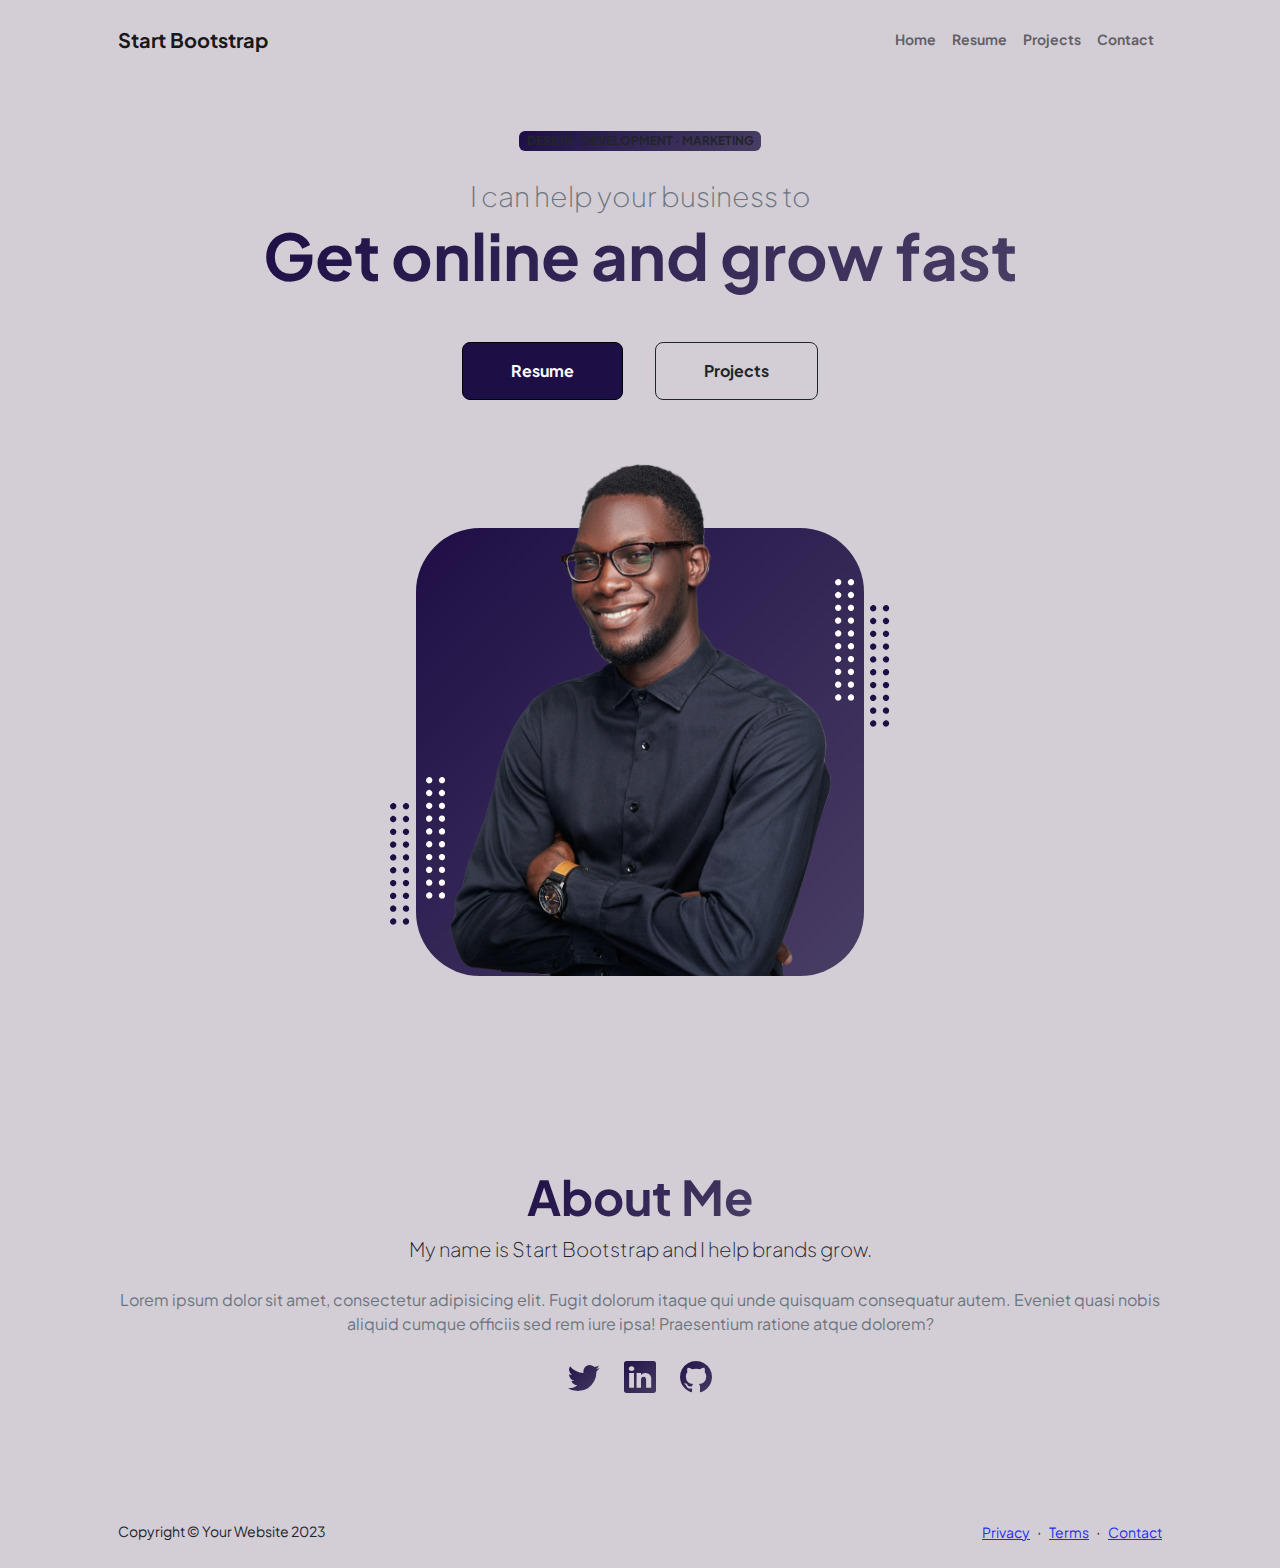
<file: index.html>
<!DOCTYPE html>
<html lang="en">
    <head>
        <meta charset="utf-8" />
        <meta name="viewport" content="width=device-width, initial-scale=1, shrink-to-fit=no" />
        <meta name="description" content="" />
        <meta name="author" content="" />
        <title>Personal - Start Bootstrap Theme</title>
        <!-- Favicon-->
        <link rel="icon" type="image/x-icon" href="assets/favicon.ico" />
        <!-- Custom Google font-->
        <link rel="preconnect" href="https://fonts.googleapis.com" />
        <link rel="preconnect" href="https://fonts.gstatic.com" crossorigin />
        <link href="https://fonts.googleapis.com/css2?family=Plus+Jakarta+Sans:wght@100;200;300;400;500;600;700;800;900&amp;display=swap" rel="stylesheet" />
        <!-- Bootstrap icons-->
        <link href="https://cdn.jsdelivr.net/npm/bootstrap-icons@1.8.1/font/bootstrap-icons.css" rel="stylesheet" />
        <!-- Core theme CSS (includes Bootstrap)-->
        <link href="css/styles.css" rel="stylesheet" />
    </head>
    <body class="d-flex flex-column h-100">
        <main class="flex-shrink-0">
            <!-- Navigation-->
            <nav class="navbar navbar-expand-lg navbar-light bg-white py-3">
                <div class="container px-5">
                    <a class="navbar-brand" href="index.html"><span class="fw-bolder text-primary">Start Bootstrap</span></a>
                    <button class="navbar-toggler" type="button" data-bs-toggle="collapse" data-bs-target="#navbarSupportedContent" aria-controls="navbarSupportedContent" aria-expanded="false" aria-label="Toggle navigation"><span class="navbar-toggler-icon"></span></button>
                    <div class="collapse navbar-collapse" id="navbarSupportedContent">
                        <ul class="navbar-nav ms-auto mb-2 mb-lg-0 small fw-bolder">
                            <li class="nav-item"><a class="nav-link" href="index.html">Home</a></li>
                            <li class="nav-item"><a class="nav-link" href="resume.html">Resume</a></li>
                            <li class="nav-item"><a class="nav-link" href="projects.html">Projects</a></li>
                            <li class="nav-item"><a class="nav-link" href="contact.html">Contact</a></li>
                        </ul>
                    </div>
                </div>
            </nav>
            <!-- Header-->
            <header class="py-5">
                <div class="container px-5 pb-5">
                    <div class="row gx-5 align-items-center">
                        <div class="col-xxl-5">
                            <!-- Header text content-->
                            <div class="text-center text-xxl-start">
                                <div class="badge bg-gradient-primary-to-secondary text-white mb-4"><div class="text-uppercase">Design &middot; Development &middot; Marketing</div></div>
                                <div class="fs-3 fw-light text-muted">I can help your business to</div>
                                <h1 class="display-3 fw-bolder mb-5"><span class="text-gradient d-inline">Get online and grow fast</span></h1>
                                <div class="d-grid gap-3 d-sm-flex justify-content-sm-center justify-content-xxl-start mb-3">
                                    <a class="btn btn-primary btn-lg px-5 py-3 me-sm-3 fs-6 fw-bolder" href="resume.html">Resume</a>
                                    <a class="btn btn-outline-dark btn-lg px-5 py-3 fs-6 fw-bolder" href="projects.html">Projects</a>
                                </div>
                            </div>
                        </div>
                        <div class="col-xxl-7">
                            <!-- Header profile picture-->
                            <div class="d-flex justify-content-center mt-5 mt-xxl-0">
                                <div class="profile bg-gradient-primary-to-secondary">
                                    <!-- TIP: For best results, use a photo with a transparent background like the demo example below-->
                                    <!-- Watch a tutorial on how to do this on YouTube (link)-->
                                    <img class="profile-img" src="assets/profile.png" alt="..." />
                                    <div class="dots-1">
                                        <!-- SVG Dots-->
                                        <svg version="1.1" xmlns="http://www.w3.org/2000/svg" xmlns:xlink="http://www.w3.org/1999/xlink" x="0px" y="0px" viewBox="0 0 191.6 1215.4" style="enable-background: new 0 0 191.6 1215.4" xml:space="preserve">
                                            <g transform="translate(0.000000,1280.000000) scale(0.100000,-0.100000)">
                                                <path d="M227.7,12788.6c-105-35-200-141-222-248c-43-206,163-412,369-369c155,32,275,190,260,339c-11,105-90,213-190,262        C383.7,12801.6,289.7,12808.6,227.7,12788.6z"></path>
                                                <path d="M1507.7,12788.6c-151-50-253-216-222-362c25-119,136-230,254-255c194-41,395,142,375,339c-11,105-90,213-190,262        C1663.7,12801.6,1569.7,12808.6,1507.7,12788.6z"></path>
                                                <path d="M227.7,11508.6c-105-35-200-141-222-248c-43-206,163-412,369-369c155,32,275,190,260,339c-11,105-90,213-190,262        C383.7,11521.6,289.7,11528.6,227.7,11508.6z"></path>
                                                <path d="M1507.7,11508.6c-151-50-253-216-222-362c25-119,136-230,254-255c194-41,395,142,375,339c-11,105-90,213-190,262        C1663.7,11521.6,1569.7,11528.6,1507.7,11508.6z"></path>
                                                <path d="M227.7,10228.6c-105-35-200-141-222-248c-43-206,163-412,369-369c155,32,275,190,260,339c-11,105-90,213-190,262        C383.7,10241.6,289.7,10248.6,227.7,10228.6z"></path>
                                                <path d="M1507.7,10228.6c-105-35-200-141-222-248c-43-206,163-412,369-369c155,32,275,190,260,339c-11,105-90,213-190,262        C1663.7,10241.6,1569.7,10248.6,1507.7,10228.6z"></path>
                                                <path d="M227.7,8948.6c-105-35-200-141-222-248c-43-206,163-412,369-369c155,32,275,190,260,339c-11,105-90,213-190,262        C383.7,8961.6,289.7,8968.6,227.7,8948.6z"></path>
                                                <path d="M1507.7,8948.6c-105-35-200-141-222-248c-43-206,163-412,369-369c155,32,275,190,260,339c-11,105-90,213-190,262        C1663.7,8961.6,1569.7,8968.6,1507.7,8948.6z"></path>
                                                <path d="M227.7,7668.6c-105-35-200-141-222-248c-43-206,163-412,369-369c155,32,275,190,260,339c-11,105-90,213-190,262        C383.7,7681.6,289.7,7688.6,227.7,7668.6z"></path>
                                                <path d="M1507.7,7668.6c-105-35-200-141-222-248c-43-206,163-412,369-369c155,32,275,190,260,339c-11,105-90,213-190,262        C1663.7,7681.6,1569.7,7688.6,1507.7,7668.6z"></path>
                                                <path d="M227.7,6388.6c-105-35-200-141-222-248c-43-206,163-412,369-369c155,32,275,190,260,339c-11,105-90,213-190,262        C383.7,6401.6,289.7,6408.6,227.7,6388.6z"></path>
                                                <path d="M1507.7,6388.6c-105-35-200-141-222-248c-43-206,163-412,369-369c155,32,275,190,260,339c-11,105-90,213-190,262        C1663.7,6401.6,1569.7,6408.6,1507.7,6388.6z"></path>
                                                <path d="M227.7,5108.6c-105-35-200-141-222-248c-43-206,163-412,369-369c155,32,275,190,260,339c-11,105-90,213-190,262        C383.7,5121.6,289.7,5128.6,227.7,5108.6z"></path>
                                                <path d="M1507.7,5108.6c-105-35-200-141-222-248c-43-206,163-412,369-369c155,32,275,190,260,339c-11,105-90,213-190,262        C1663.7,5121.6,1569.7,5128.6,1507.7,5108.6z"></path>
                                                <path d="M227.7,3828.6c-105-35-200-141-222-248c-43-206,163-412,369-369c155,32,275,190,260,339c-11,105-90,213-190,262        C383.7,3841.6,289.7,3848.6,227.7,3828.6z"></path>
                                                <path d="M1507.7,3828.6c-105-35-200-141-222-248c-43-206,163-412,369-369c155,32,275,190,260,339c-11,105-90,213-190,262        C1663.7,3841.6,1569.7,3848.6,1507.7,3828.6z"></path>
                                                <path d="M227.7,2548.6c-105-35-200-141-222-248c-43-206,163-412,369-369c155,32,275,190,260,339c-11,105-90,213-190,262        C383.7,2561.6,289.7,2568.6,227.7,2548.6z"></path>
                                                <path d="M1507.7,2548.6c-105-35-200-141-222-248c-43-206,163-412,369-369c155,32,275,190,260,339c-11,105-90,213-190,262        C1663.7,2561.6,1569.7,2568.6,1507.7,2548.6z"></path>
                                                <path d="M227.7,1268.6c-105-35-200-141-222-248c-43-206,163-412,369-369c155,32,275,190,260,339c-11,105-90,213-190,262        C383.7,1281.6,289.7,1288.6,227.7,1268.6z"></path>
                                                <path d="M1507.7,1268.6c-105-35-200-141-222-248c-43-206,163-412,369-369c155,32,275,190,260,339c-11,105-90,213-190,262        C1663.7,1281.6,1569.7,1288.6,1507.7,1268.6z"></path>
                                            </g>
                                        </svg>
                                        <!-- END of SVG dots-->
                                    </div>
                                    <div class="dots-2">
                                        <!-- SVG Dots-->
                                        <svg version="1.1" xmlns="http://www.w3.org/2000/svg" xmlns:xlink="http://www.w3.org/1999/xlink" x="0px" y="0px" viewBox="0 0 191.6 1215.4" style="enable-background: new 0 0 191.6 1215.4" xml:space="preserve">
                                            <g transform="translate(0.000000,1280.000000) scale(0.100000,-0.100000)">
                                                <path d="M227.7,12788.6c-105-35-200-141-222-248c-43-206,163-412,369-369c155,32,275,190,260,339c-11,105-90,213-190,262        C383.7,12801.6,289.7,12808.6,227.7,12788.6z"></path>
                                                <path d="M1507.7,12788.6c-151-50-253-216-222-362c25-119,136-230,254-255c194-41,395,142,375,339c-11,105-90,213-190,262        C1663.7,12801.6,1569.7,12808.6,1507.7,12788.6z"></path>
                                                <path d="M227.7,11508.6c-105-35-200-141-222-248c-43-206,163-412,369-369c155,32,275,190,260,339c-11,105-90,213-190,262        C383.7,11521.6,289.7,11528.6,227.7,11508.6z"></path>
                                                <path d="M1507.7,11508.6c-151-50-253-216-222-362c25-119,136-230,254-255c194-41,395,142,375,339c-11,105-90,213-190,262        C1663.7,11521.6,1569.7,11528.6,1507.7,11508.6z"></path>
                                                <path d="M227.7,10228.6c-105-35-200-141-222-248c-43-206,163-412,369-369c155,32,275,190,260,339c-11,105-90,213-190,262        C383.7,10241.6,289.7,10248.6,227.7,10228.6z"></path>
                                                <path d="M1507.7,10228.6c-105-35-200-141-222-248c-43-206,163-412,369-369c155,32,275,190,260,339c-11,105-90,213-190,262        C1663.7,10241.6,1569.7,10248.6,1507.7,10228.6z"></path>
                                                <path d="M227.7,8948.6c-105-35-200-141-222-248c-43-206,163-412,369-369c155,32,275,190,260,339c-11,105-90,213-190,262        C383.7,8961.6,289.7,8968.6,227.7,8948.6z"></path>
                                                <path d="M1507.7,8948.6c-105-35-200-141-222-248c-43-206,163-412,369-369c155,32,275,190,260,339c-11,105-90,213-190,262        C1663.7,8961.6,1569.7,8968.6,1507.7,8948.6z"></path>
                                                <path d="M227.7,7668.6c-105-35-200-141-222-248c-43-206,163-412,369-369c155,32,275,190,260,339c-11,105-90,213-190,262        C383.7,7681.6,289.7,7688.6,227.7,7668.6z"></path>
                                                <path d="M1507.7,7668.6c-105-35-200-141-222-248c-43-206,163-412,369-369c155,32,275,190,260,339c-11,105-90,213-190,262        C1663.7,7681.6,1569.7,7688.6,1507.7,7668.6z"></path>
                                                <path d="M227.7,6388.6c-105-35-200-141-222-248c-43-206,163-412,369-369c155,32,275,190,260,339c-11,105-90,213-190,262        C383.7,6401.6,289.7,6408.6,227.7,6388.6z"></path>
                                                <path d="M1507.7,6388.6c-105-35-200-141-222-248c-43-206,163-412,369-369c155,32,275,190,260,339c-11,105-90,213-190,262        C1663.7,6401.6,1569.7,6408.6,1507.7,6388.6z"></path>
                                                <path d="M227.7,5108.6c-105-35-200-141-222-248c-43-206,163-412,369-369c155,32,275,190,260,339c-11,105-90,213-190,262        C383.7,5121.6,289.7,5128.6,227.7,5108.6z"></path>
                                                <path d="M1507.7,5108.6c-105-35-200-141-222-248c-43-206,163-412,369-369c155,32,275,190,260,339c-11,105-90,213-190,262        C1663.7,5121.6,1569.7,5128.6,1507.7,5108.6z"></path>
                                                <path d="M227.7,3828.6c-105-35-200-141-222-248c-43-206,163-412,369-369c155,32,275,190,260,339c-11,105-90,213-190,262        C383.7,3841.6,289.7,3848.6,227.7,3828.6z"></path>
                                                <path d="M1507.7,3828.6c-105-35-200-141-222-248c-43-206,163-412,369-369c155,32,275,190,260,339c-11,105-90,213-190,262        C1663.7,3841.6,1569.7,3848.6,1507.7,3828.6z"></path>
                                                <path d="M227.7,2548.6c-105-35-200-141-222-248c-43-206,163-412,369-369c155,32,275,190,260,339c-11,105-90,213-190,262        C383.7,2561.6,289.7,2568.6,227.7,2548.6z"></path>
                                                <path d="M1507.7,2548.6c-105-35-200-141-222-248c-43-206,163-412,369-369c155,32,275,190,260,339c-11,105-90,213-190,262        C1663.7,2561.6,1569.7,2568.6,1507.7,2548.6z"></path>
                                                <path d="M227.7,1268.6c-105-35-200-141-222-248c-43-206,163-412,369-369c155,32,275,190,260,339c-11,105-90,213-190,262        C383.7,1281.6,289.7,1288.6,227.7,1268.6z"></path>
                                                <path d="M1507.7,1268.6c-105-35-200-141-222-248c-43-206,163-412,369-369c155,32,275,190,260,339c-11,105-90,213-190,262        C1663.7,1281.6,1569.7,1288.6,1507.7,1268.6z"></path>
                                            </g>
                                        </svg>
                                        <!-- END of SVG dots-->
                                    </div>
                                    <div class="dots-3">
                                        <!-- SVG Dots-->
                                        <svg version="1.1" xmlns="http://www.w3.org/2000/svg" xmlns:xlink="http://www.w3.org/1999/xlink" x="0px" y="0px" viewBox="0 0 191.6 1215.4" style="enable-background: new 0 0 191.6 1215.4" xml:space="preserve">
                                            <g transform="translate(0.000000,1280.000000) scale(0.100000,-0.100000)">
                                                <path d="M227.7,12788.6c-105-35-200-141-222-248c-43-206,163-412,369-369c155,32,275,190,260,339c-11,105-90,213-190,262        C383.7,12801.6,289.7,12808.6,227.7,12788.6z"></path>
                                                <path d="M1507.7,12788.6c-151-50-253-216-222-362c25-119,136-230,254-255c194-41,395,142,375,339c-11,105-90,213-190,262        C1663.7,12801.6,1569.7,12808.6,1507.7,12788.6z"></path>
                                                <path d="M227.7,11508.6c-105-35-200-141-222-248c-43-206,163-412,369-369c155,32,275,190,260,339c-11,105-90,213-190,262        C383.7,11521.6,289.7,11528.6,227.7,11508.6z"></path>
                                                <path d="M1507.7,11508.6c-151-50-253-216-222-362c25-119,136-230,254-255c194-41,395,142,375,339c-11,105-90,213-190,262        C1663.7,11521.6,1569.7,11528.6,1507.7,11508.6z"></path>
                                                <path d="M227.7,10228.6c-105-35-200-141-222-248c-43-206,163-412,369-369c155,32,275,190,260,339c-11,105-90,213-190,262        C383.7,10241.6,289.7,10248.6,227.7,10228.6z"></path>
                                                <path d="M1507.7,10228.6c-105-35-200-141-222-248c-43-206,163-412,369-369c155,32,275,190,260,339c-11,105-90,213-190,262        C1663.7,10241.6,1569.7,10248.6,1507.7,10228.6z"></path>
                                                <path d="M227.7,8948.6c-105-35-200-141-222-248c-43-206,163-412,369-369c155,32,275,190,260,339c-11,105-90,213-190,262        C383.7,8961.6,289.7,8968.6,227.7,8948.6z"></path>
                                                <path d="M1507.7,8948.6c-105-35-200-141-222-248c-43-206,163-412,369-369c155,32,275,190,260,339c-11,105-90,213-190,262        C1663.7,8961.6,1569.7,8968.6,1507.7,8948.6z"></path>
                                                <path d="M227.7,7668.6c-105-35-200-141-222-248c-43-206,163-412,369-369c155,32,275,190,260,339c-11,105-90,213-190,262        C383.7,7681.6,289.7,7688.6,227.7,7668.6z"></path>
                                                <path d="M1507.7,7668.6c-105-35-200-141-222-248c-43-206,163-412,369-369c155,32,275,190,260,339c-11,105-90,213-190,262        C1663.7,7681.6,1569.7,7688.6,1507.7,7668.6z"></path>
                                                <path d="M227.7,6388.6c-105-35-200-141-222-248c-43-206,163-412,369-369c155,32,275,190,260,339c-11,105-90,213-190,262        C383.7,6401.6,289.7,6408.6,227.7,6388.6z"></path>
                                                <path d="M1507.7,6388.6c-105-35-200-141-222-248c-43-206,163-412,369-369c155,32,275,190,260,339c-11,105-90,213-190,262        C1663.7,6401.6,1569.7,6408.6,1507.7,6388.6z"></path>
                                                <path d="M227.7,5108.6c-105-35-200-141-222-248c-43-206,163-412,369-369c155,32,275,190,260,339c-11,105-90,213-190,262        C383.7,5121.6,289.7,5128.6,227.7,5108.6z"></path>
                                                <path d="M1507.7,5108.6c-105-35-200-141-222-248c-43-206,163-412,369-369c155,32,275,190,260,339c-11,105-90,213-190,262        C1663.7,5121.6,1569.7,5128.6,1507.7,5108.6z"></path>
                                                <path d="M227.7,3828.6c-105-35-200-141-222-248c-43-206,163-412,369-369c155,32,275,190,260,339c-11,105-90,213-190,262        C383.7,3841.6,289.7,3848.6,227.7,3828.6z"></path>
                                                <path d="M1507.7,3828.6c-105-35-200-141-222-248c-43-206,163-412,369-369c155,32,275,190,260,339c-11,105-90,213-190,262        C1663.7,3841.6,1569.7,3848.6,1507.7,3828.6z"></path>
                                                <path d="M227.7,2548.6c-105-35-200-141-222-248c-43-206,163-412,369-369c155,32,275,190,260,339c-11,105-90,213-190,262        C383.7,2561.6,289.7,2568.6,227.7,2548.6z"></path>
                                                <path d="M1507.7,2548.6c-105-35-200-141-222-248c-43-206,163-412,369-369c155,32,275,190,260,339c-11,105-90,213-190,262        C1663.7,2561.6,1569.7,2568.6,1507.7,2548.6z"></path>
                                                <path d="M227.7,1268.6c-105-35-200-141-222-248c-43-206,163-412,369-369c155,32,275,190,260,339c-11,105-90,213-190,262        C383.7,1281.6,289.7,1288.6,227.7,1268.6z"></path>
                                                <path d="M1507.7,1268.6c-105-35-200-141-222-248c-43-206,163-412,369-369c155,32,275,190,260,339c-11,105-90,213-190,262        C1663.7,1281.6,1569.7,1288.6,1507.7,1268.6z"></path>
                                            </g>
                                        </svg>
                                        <!-- END of SVG dots-->
                                    </div>
                                    <div class="dots-4">
                                        <!-- SVG Dots-->
                                        <svg version="1.1" xmlns="http://www.w3.org/2000/svg" xmlns:xlink="http://www.w3.org/1999/xlink" x="0px" y="0px" viewBox="0 0 191.6 1215.4" style="enable-background: new 0 0 191.6 1215.4" xml:space="preserve">
                                            <g transform="translate(0.000000,1280.000000) scale(0.100000,-0.100000)">
                                                <path d="M227.7,12788.6c-105-35-200-141-222-248c-43-206,163-412,369-369c155,32,275,190,260,339c-11,105-90,213-190,262        C383.7,12801.6,289.7,12808.6,227.7,12788.6z"></path>
                                                <path d="M1507.7,12788.6c-151-50-253-216-222-362c25-119,136-230,254-255c194-41,395,142,375,339c-11,105-90,213-190,262        C1663.7,12801.6,1569.7,12808.6,1507.7,12788.6z"></path>
                                                <path d="M227.7,11508.6c-105-35-200-141-222-248c-43-206,163-412,369-369c155,32,275,190,260,339c-11,105-90,213-190,262        C383.7,11521.6,289.7,11528.6,227.7,11508.6z"></path>
                                                <path d="M1507.7,11508.6c-151-50-253-216-222-362c25-119,136-230,254-255c194-41,395,142,375,339c-11,105-90,213-190,262        C1663.7,11521.6,1569.7,11528.6,1507.7,11508.6z"></path>
                                                <path d="M227.7,10228.6c-105-35-200-141-222-248c-43-206,163-412,369-369c155,32,275,190,260,339c-11,105-90,213-190,262        C383.7,10241.6,289.7,10248.6,227.7,10228.6z"></path>
                                                <path d="M1507.7,10228.6c-105-35-200-141-222-248c-43-206,163-412,369-369c155,32,275,190,260,339c-11,105-90,213-190,262        C1663.7,10241.6,1569.7,10248.6,1507.7,10228.6z"></path>
                                                <path d="M227.7,8948.6c-105-35-200-141-222-248c-43-206,163-412,369-369c155,32,275,190,260,339c-11,105-90,213-190,262        C383.7,8961.6,289.7,8968.6,227.7,8948.6z"></path>
                                                <path d="M1507.7,8948.6c-105-35-200-141-222-248c-43-206,163-412,369-369c155,32,275,190,260,339c-11,105-90,213-190,262        C1663.7,8961.6,1569.7,8968.6,1507.7,8948.6z"></path>
                                                <path d="M227.7,7668.6c-105-35-200-141-222-248c-43-206,163-412,369-369c155,32,275,190,260,339c-11,105-90,213-190,262        C383.7,7681.6,289.7,7688.6,227.7,7668.6z"></path>
                                                <path d="M1507.7,7668.6c-105-35-200-141-222-248c-43-206,163-412,369-369c155,32,275,190,260,339c-11,105-90,213-190,262        C1663.7,7681.6,1569.7,7688.6,1507.7,7668.6z"></path>
                                                <path d="M227.7,6388.6c-105-35-200-141-222-248c-43-206,163-412,369-369c155,32,275,190,260,339c-11,105-90,213-190,262        C383.7,6401.6,289.7,6408.6,227.7,6388.6z"></path>
                                                <path d="M1507.7,6388.6c-105-35-200-141-222-248c-43-206,163-412,369-369c155,32,275,190,260,339c-11,105-90,213-190,262        C1663.7,6401.6,1569.7,6408.6,1507.7,6388.6z"></path>
                                                <path d="M227.7,5108.6c-105-35-200-141-222-248c-43-206,163-412,369-369c155,32,275,190,260,339c-11,105-90,213-190,262        C383.7,5121.6,289.7,5128.6,227.7,5108.6z"></path>
                                                <path d="M1507.7,5108.6c-105-35-200-141-222-248c-43-206,163-412,369-369c155,32,275,190,260,339c-11,105-90,213-190,262        C1663.7,5121.6,1569.7,5128.6,1507.7,5108.6z"></path>
                                                <path d="M227.7,3828.6c-105-35-200-141-222-248c-43-206,163-412,369-369c155,32,275,190,260,339c-11,105-90,213-190,262        C383.7,3841.6,289.7,3848.6,227.7,3828.6z"></path>
                                                <path d="M1507.7,3828.6c-105-35-200-141-222-248c-43-206,163-412,369-369c155,32,275,190,260,339c-11,105-90,213-190,262        C1663.7,3841.6,1569.7,3848.6,1507.7,3828.6z"></path>
                                                <path d="M227.7,2548.6c-105-35-200-141-222-248c-43-206,163-412,369-369c155,32,275,190,260,339c-11,105-90,213-190,262        C383.7,2561.6,289.7,2568.6,227.7,2548.6z"></path>
                                                <path d="M1507.7,2548.6c-105-35-200-141-222-248c-43-206,163-412,369-369c155,32,275,190,260,339c-11,105-90,213-190,262        C1663.7,2561.6,1569.7,2568.6,1507.7,2548.6z"></path>
                                                <path d="M227.7,1268.6c-105-35-200-141-222-248c-43-206,163-412,369-369c155,32,275,190,260,339c-11,105-90,213-190,262        C383.7,1281.6,289.7,1288.6,227.7,1268.6z"></path>
                                                <path d="M1507.7,1268.6c-105-35-200-141-222-248c-43-206,163-412,369-369c155,32,275,190,260,339c-11,105-90,213-190,262        C1663.7,1281.6,1569.7,1288.6,1507.7,1268.6z"></path>
                                            </g>
                                        </svg>
                                        <!-- END of SVG dots-->
                                    </div>
                                </div>
                            </div>
                        </div>
                    </div>
                </div>
            </header>
            <!-- About Section-->
            <section class="bg-light py-5">
                <div class="container px-5">
                    <div class="row gx-5 justify-content-center">
                        <div class="col-xxl-8">
                            <div class="text-center my-5">
                                <h2 class="display-5 fw-bolder"><span class="text-gradient d-inline">About Me</span></h2>
                                <p class="lead fw-light mb-4">My name is Start Bootstrap and I help brands grow.</p>
                                <p class="text-muted">Lorem ipsum dolor sit amet, consectetur adipisicing elit. Fugit dolorum itaque qui unde quisquam consequatur autem. Eveniet quasi nobis aliquid cumque officiis sed rem iure ipsa! Praesentium ratione atque dolorem?</p>
                                <div class="d-flex justify-content-center fs-2 gap-4">
                                    <a class="text-gradient" href="#!"><i class="bi bi-twitter"></i></a>
                                    <a class="text-gradient" href="#!"><i class="bi bi-linkedin"></i></a>
                                    <a class="text-gradient" href="#!"><i class="bi bi-github"></i></a>
                                </div>
                            </div>
                        </div>
                    </div>
                </div>
            </section>
        </main>
        <!-- Footer-->
        <footer class="bg-white py-4 mt-auto">
            <div class="container px-5">
                <div class="row align-items-center justify-content-between flex-column flex-sm-row">
                    <div class="col-auto"><div class="small m-0">Copyright &copy; Your Website 2023</div></div>
                    <div class="col-auto">
                        <a class="small" href="#!">Privacy</a>
                        <span class="mx-1">&middot;</span>
                        <a class="small" href="#!">Terms</a>
                        <span class="mx-1">&middot;</span>
                        <a class="small" href="#!">Contact</a>
                    </div>
                </div>
            </div>
        </footer>
        <!-- Bootstrap core JS-->
        <script src="https://cdn.jsdelivr.net/npm/bootstrap@5.2.3/dist/js/bootstrap.bundle.min.js"></script>
        <!-- Core theme JS-->
        <script src="js/scripts.js"></script>
    </body>
</html>
</file>
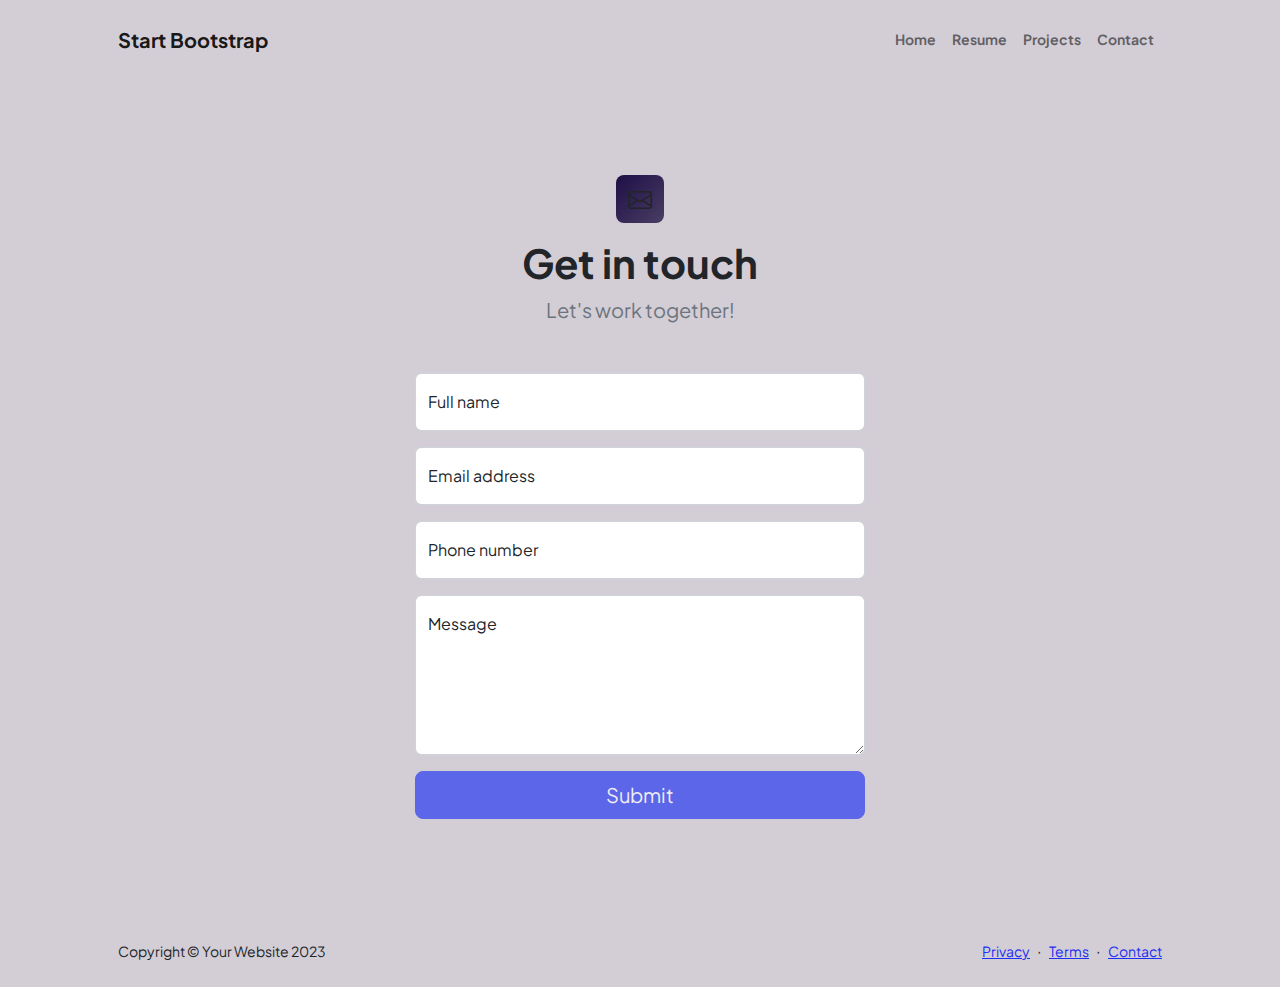
<file: contact.html>
<!DOCTYPE html>
<html lang="en">
    <head>
        <meta charset="utf-8" />
        <meta name="viewport" content="width=device-width, initial-scale=1, shrink-to-fit=no" />
        <meta name="description" content />
        <meta name="author" content />
        <title>Modern Business - Start Bootstrap Template</title>
        <!-- Favicon-->
        <link rel="icon" type="image/x-icon" href="assets/favicon.ico" />
        <!-- Custom Google font-->
        <link rel="preconnect" href="https://fonts.googleapis.com" />
        <link rel="preconnect" href="https://fonts.gstatic.com" crossorigin />
        <link href="https://fonts.googleapis.com/css2?family=Plus+Jakarta+Sans:wght@100;200;300;400;500;600;700;800;900&amp;display=swap" rel="stylesheet" />
        <!-- Bootstrap icons-->
        <link href="https://cdn.jsdelivr.net/npm/bootstrap-icons@1.8.1/font/bootstrap-icons.css" rel="stylesheet" />
        <!-- Core theme CSS (includes Bootstrap)-->
        <link href="css/styles.css" rel="stylesheet" />
    </head>
    <body class="d-flex flex-column">
        <main class="flex-shrink-0">
            <!-- Navigation-->
            <nav class="navbar navbar-expand-lg navbar-light bg-white py-3">
                <div class="container px-5">
                    <a class="navbar-brand" href="index.html"><span class="fw-bolder text-primary">Start Bootstrap</span></a>
                    <button class="navbar-toggler" type="button" data-bs-toggle="collapse" data-bs-target="#navbarSupportedContent" aria-controls="navbarSupportedContent" aria-expanded="false" aria-label="Toggle navigation"><span class="navbar-toggler-icon"></span></button>
                    <div class="collapse navbar-collapse" id="navbarSupportedContent">
                        <ul class="navbar-nav ms-auto mb-2 mb-lg-0 small fw-bolder">
                            <li class="nav-item"><a class="nav-link" href="index.html">Home</a></li>
                            <li class="nav-item"><a class="nav-link" href="resume.html">Resume</a></li>
                            <li class="nav-item"><a class="nav-link" href="projects.html">Projects</a></li>
                            <li class="nav-item"><a class="nav-link" href="contact.html">Contact</a></li>
                        </ul>
                    </div>
                </div>
            </nav>
            <!-- Page content-->
            <section class="py-5">
                <div class="container px-5">
                    <!-- Contact form-->
                    <div class="bg-light rounded-4 py-5 px-4 px-md-5">
                        <div class="text-center mb-5">
                            <div class="feature bg-primary bg-gradient-primary-to-secondary text-white rounded-3 mb-3"><i class="bi bi-envelope"></i></div>
                            <h1 class="fw-bolder">Get in touch</h1>
                            <p class="lead fw-normal text-muted mb-0">Let's work together!</p>
                        </div>
                        <div class="row gx-5 justify-content-center">
                            <div class="col-lg-8 col-xl-6">
                                <!-- * * * * * * * * * * * * * * *-->
                                <!-- * * SB Forms Contact Form * *-->
                                <!-- * * * * * * * * * * * * * * *-->
                                <!-- This form is pre-integrated with SB Forms.-->
                                <!-- To make this form functional, sign up at-->
                                <!-- https://startbootstrap.com/solution/contact-forms-->
                                <!-- to get an API token!-->
                                <form id="contactForm" data-sb-form-api-token="API_TOKEN">
                                    <!-- Name input-->
                                    <div class="form-floating mb-3">
                                        <input class="form-control" id="name" type="text" placeholder="Enter your name..." data-sb-validations="required" />
                                        <label for="name">Full name</label>
                                        <div class="invalid-feedback" data-sb-feedback="name:required">A name is required.</div>
                                    </div>
                                    <!-- Email address input-->
                                    <div class="form-floating mb-3">
                                        <input class="form-control" id="email" type="email" placeholder="name@example.com" data-sb-validations="required,email" />
                                        <label for="email">Email address</label>
                                        <div class="invalid-feedback" data-sb-feedback="email:required">An email is required.</div>
                                        <div class="invalid-feedback" data-sb-feedback="email:email">Email is not valid.</div>
                                    </div>
                                    <!-- Phone number input-->
                                    <div class="form-floating mb-3">
                                        <input class="form-control" id="phone" type="tel" placeholder="(123) 456-7890" data-sb-validations="required" />
                                        <label for="phone">Phone number</label>
                                        <div class="invalid-feedback" data-sb-feedback="phone:required">A phone number is required.</div>
                                    </div>
                                    <!-- Message input-->
                                    <div class="form-floating mb-3">
                                        <textarea class="form-control" id="message" type="text" placeholder="Enter your message here..." style="height: 10rem" data-sb-validations="required"></textarea>
                                        <label for="message">Message</label>
                                        <div class="invalid-feedback" data-sb-feedback="message:required">A message is required.</div>
                                    </div>
                                    <!-- Submit success message-->
                                    <!---->
                                    <!-- This is what your users will see when the form-->
                                    <!-- has successfully submitted-->
                                    <div class="d-none" id="submitSuccessMessage">
                                        <div class="text-center mb-3">
                                            <div class="fw-bolder">Form submission successful!</div>
                                            To activate this form, sign up at
                                            <br />
                                            <a href="https://startbootstrap.com/solution/contact-forms">https://startbootstrap.com/solution/contact-forms</a>
                                        </div>
                                    </div>
                                    <!-- Submit error message-->
                                    <!---->
                                    <!-- This is what your users will see when there is-->
                                    <!-- an error submitting the form-->
                                    <div class="d-none" id="submitErrorMessage"><div class="text-center text-danger mb-3">Error sending message!</div></div>
                                    <!-- Submit Button-->
                                    <div class="d-grid"><button class="btn btn-primary btn-lg disabled" id="submitButton" type="submit">Submit</button></div>
                                </form>
                            </div>
                        </div>
                    </div>
                </div>
            </section>
        </main>
        <!-- Footer-->
        <footer class="bg-white py-4 mt-auto">
            <div class="container px-5">
                <div class="row align-items-center justify-content-between flex-column flex-sm-row">
                    <div class="col-auto"><div class="small m-0">Copyright &copy; Your Website 2023</div></div>
                    <div class="col-auto">
                        <a class="small" href="#!">Privacy</a>
                        <span class="mx-1">&middot;</span>
                        <a class="small" href="#!">Terms</a>
                        <span class="mx-1">&middot;</span>
                        <a class="small" href="#!">Contact</a>
                    </div>
                </div>
            </div>
        </footer>
        <!-- Bootstrap core JS-->
        <script src="https://cdn.jsdelivr.net/npm/bootstrap@5.2.3/dist/js/bootstrap.bundle.min.js"></script>
        <!-- Core theme JS-->
        <script src="js/scripts.js"></script>
        <!-- * * * * * * * * * * * * * * * * * * * * * * * * * * * * * * * * * * * * * * * *-->
        <!-- * *                               SB Forms JS                               * *-->
        <!-- * * Activate your form at https://startbootstrap.com/solution/contact-forms * *-->
        <!-- * * * * * * * * * * * * * * * * * * * * * * * * * * * * * * * * * * * * * * * *-->
        <script src="https://cdn.startbootstrap.com/sb-forms-latest.js"></script>
    </body>
</html>
</file>
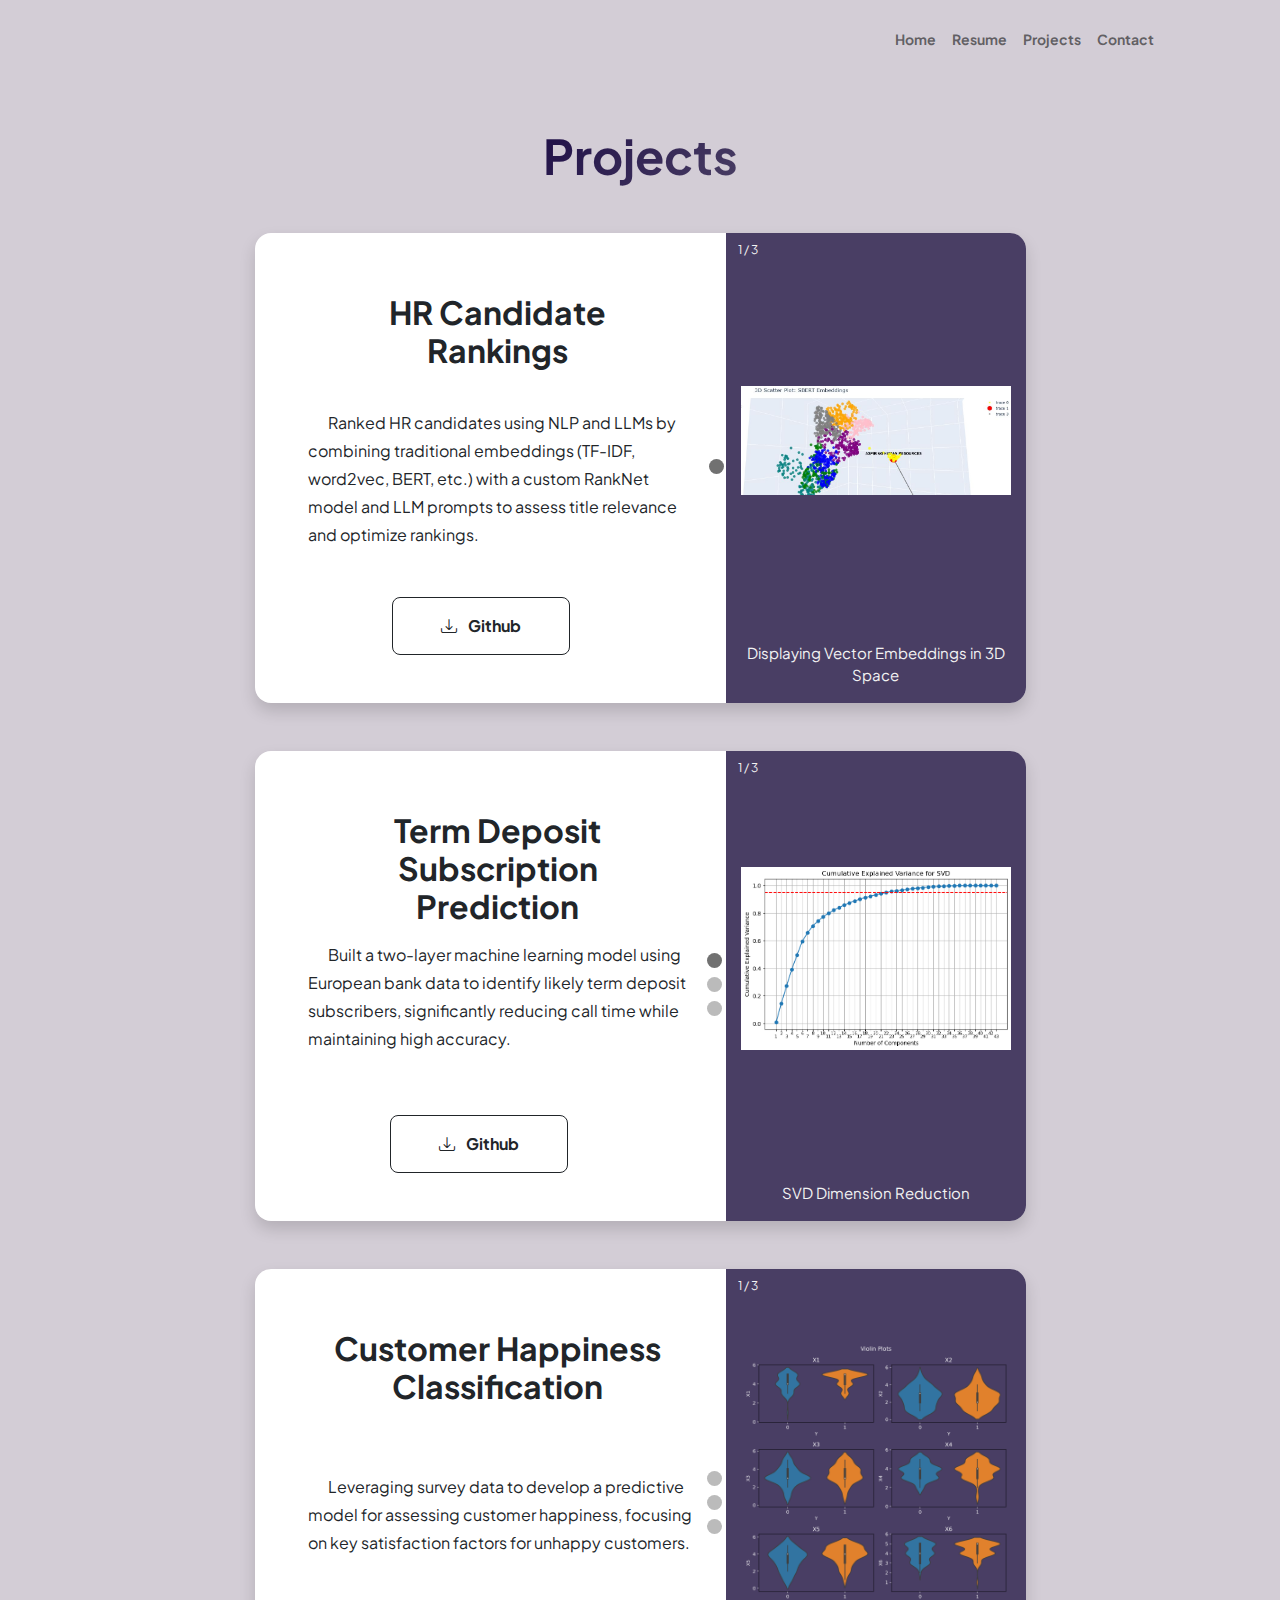
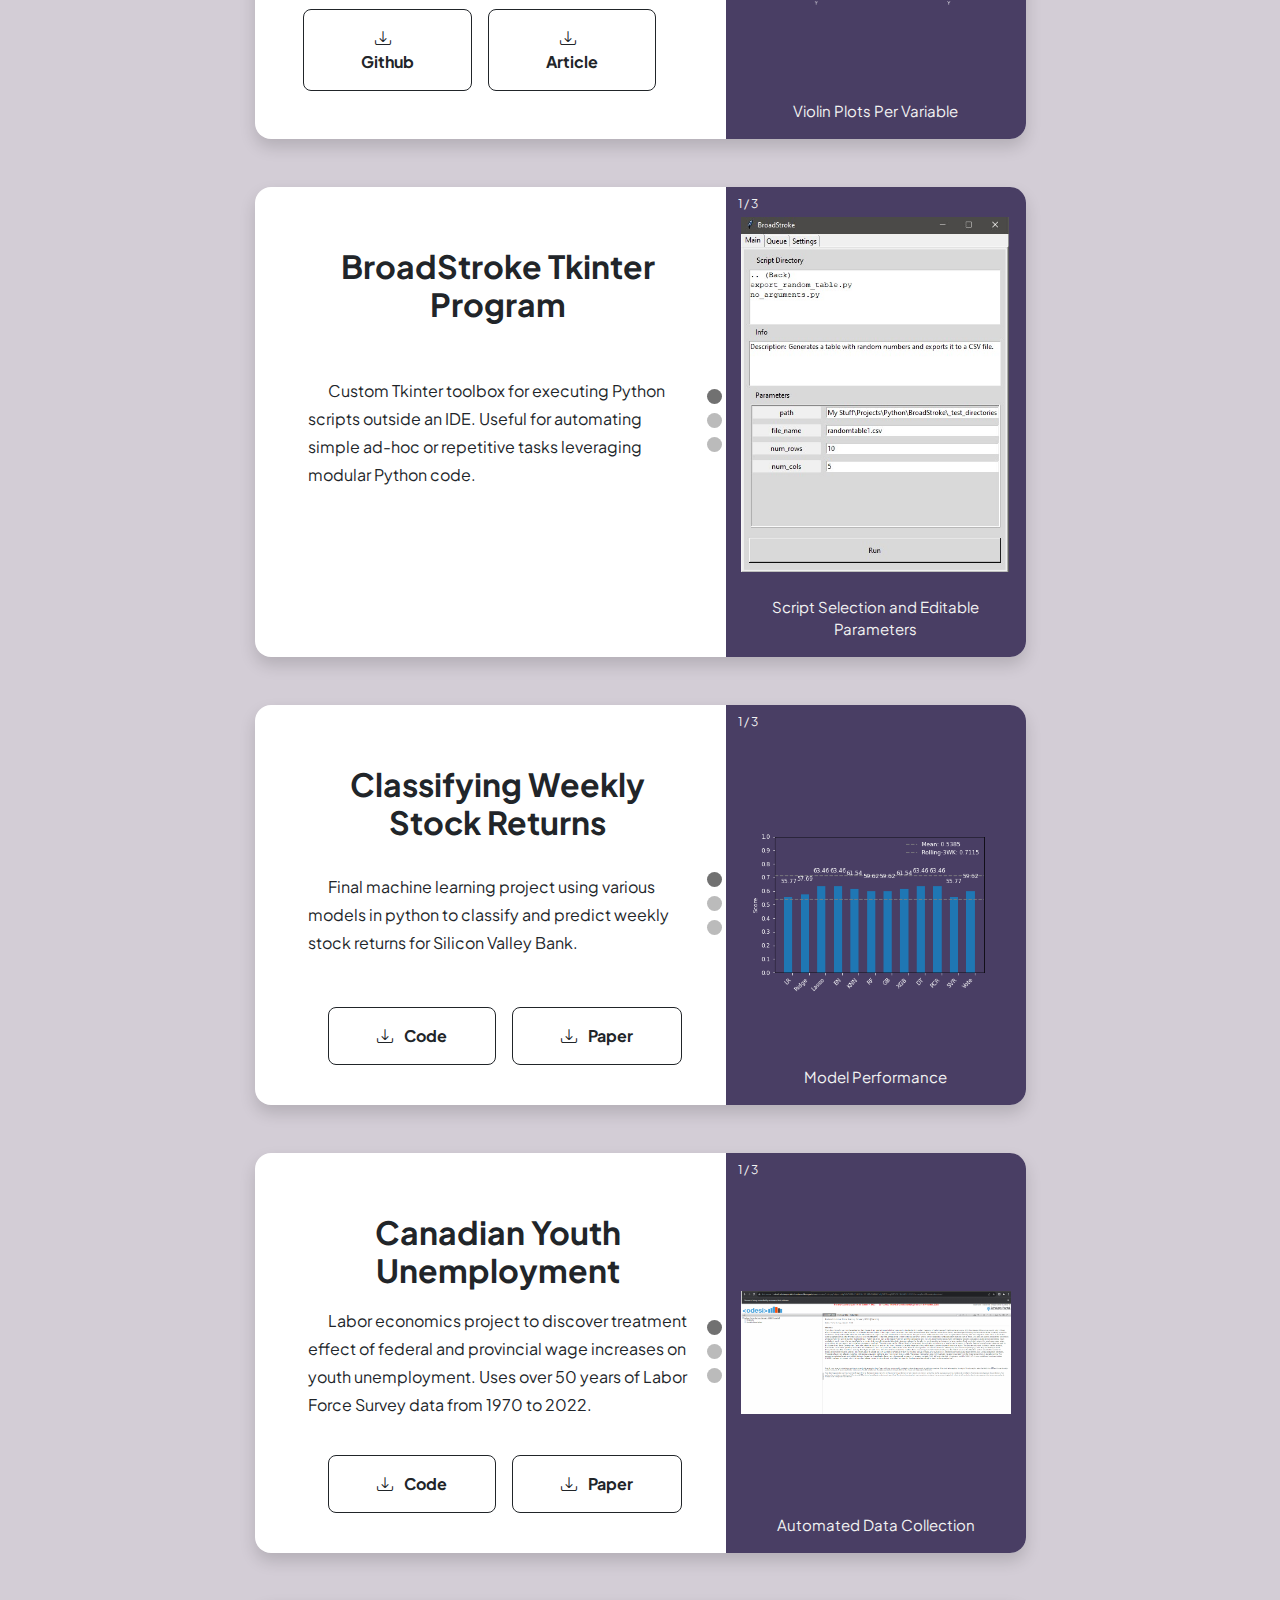
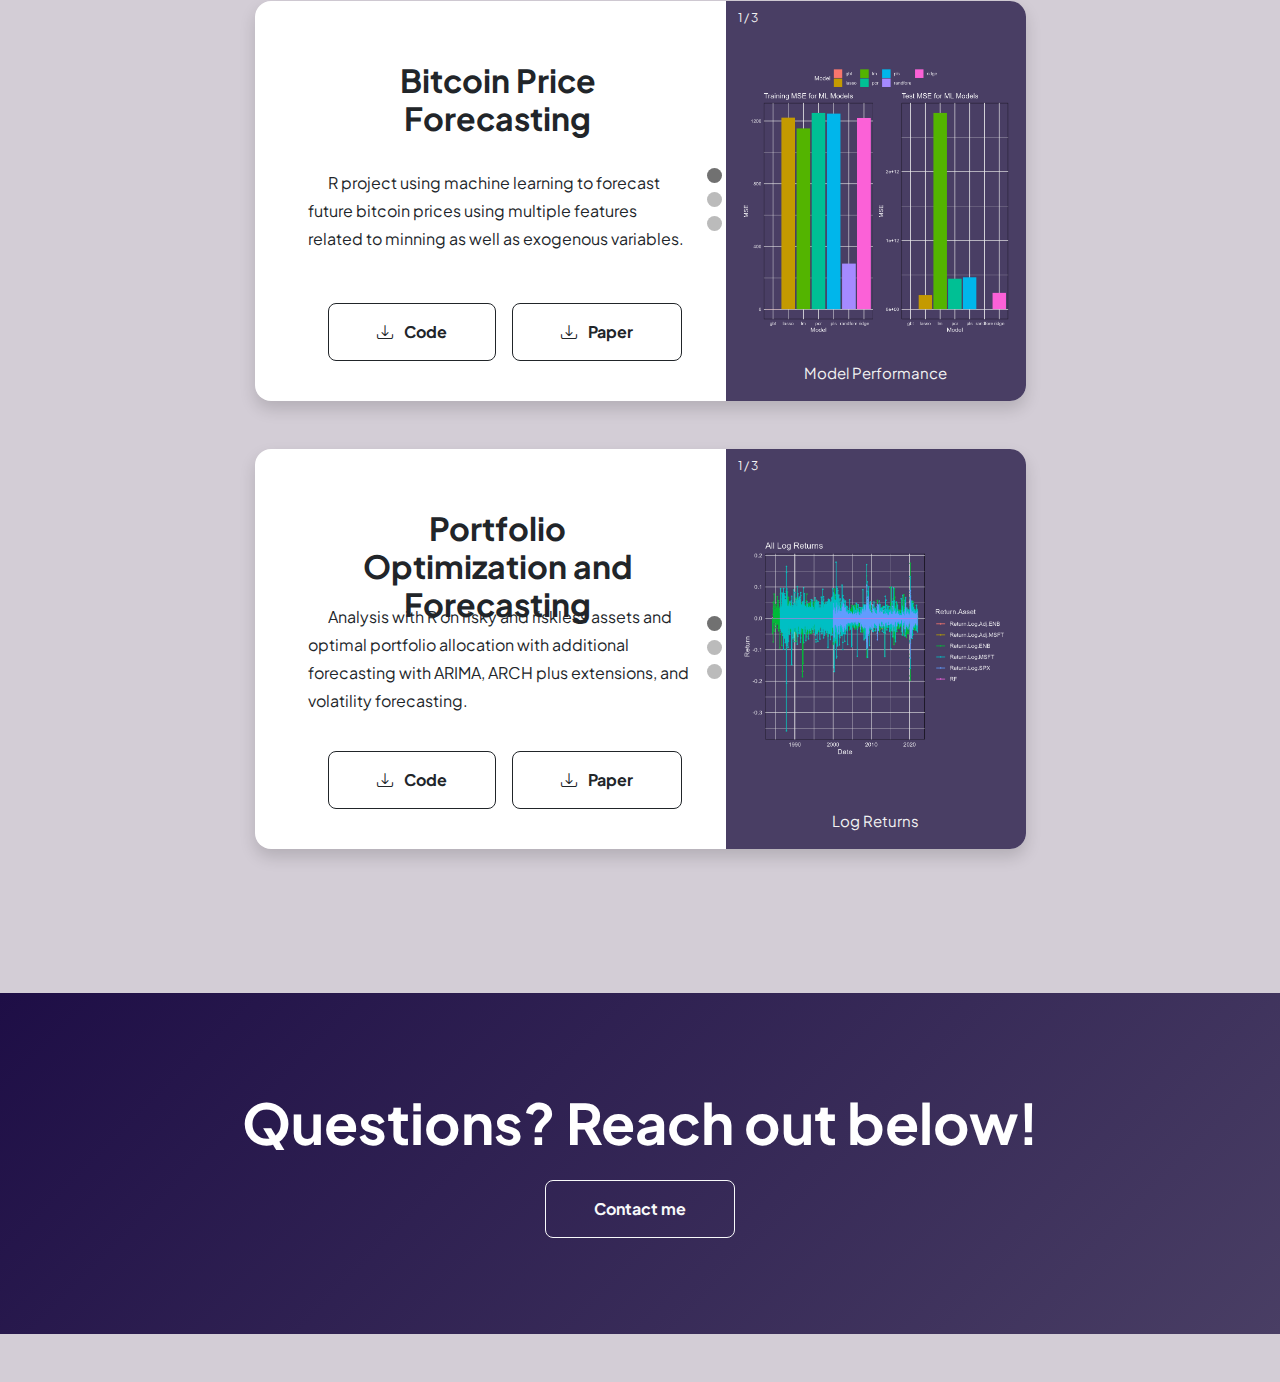
<file: projects.html>
<!DOCTYPE html>
<html lang="en">
    <head>
        <meta charset="utf-8" />
        <meta name="viewport" content="width=device-width, initial-scale=1, shrink-to-fit=no" />
        <meta name="description" content="" />
        <meta name="author" content="" />
        <title>Paul Pawelec - Projects</title>
        <!-- Favicon-->
        <link rel="icon" type="image/x-icon" href="assets/favicon.ico" />
        <!-- Custom Google font-->
        <link rel="preconnect" href="https://fonts.googleapis.com" />
        <link rel="preconnect" href="https://fonts.gstatic.com" crossorigin />
        <link href="https://fonts.googleapis.com/css2?family=Plus+Jakarta+Sans:wght@100;200;300;400;500;600;700;800;900&amp;display=swap" rel="stylesheet" />
        <!-- Bootstrap icons-->
        <link href="https://cdn.jsdelivr.net/npm/bootstrap-icons@1.8.1/font/bootstrap-icons.css" rel="stylesheet" />
        <!-- Core theme CSS (includes Bootstrap)-->
        <link href="css/styles.css" rel="stylesheet" />
    </head>
    <body class="d-flex flex-column h-100">
        <main class="flex-shrink-0">
            <!-- Navigation-->
            <nav class="navbar navbar-expand-lg navbar-light bg-white py-3">
                <div class="container px-5">
                    <button class="navbar-toggler" type="button" data-bs-toggle="collapse" data-bs-target="#navbarSupportedContent" aria-controls="navbarSupportedContent" aria-expanded="false" aria-label="Toggle navigation"><span class="navbar-toggler-icon"></span></button>
                    <div class="collapse navbar-collapse" id="navbarSupportedContent">
                        <ul class="navbar-nav ms-auto mb-2 mb-lg-0 small fw-bolder">
                            <li class="nav-item"><a class="nav-link" href="index.html">Home</a></li>
                            <li class="nav-item"><a class="nav-link" href="resume.html">Resume</a></li>
                            <li class="nav-item"><a class="nav-link" href="projects.html">Projects</a></li>
                            <li class="nav-item"><a class="nav-link" href="contact.html">Contact</a></li>
                        </ul>
                    </div>
                </div>
            </nav>

            <!-- Projects Section-->
            <section class="py-5">
                <div class="container px-5 mb-5">
                    <div class="text-center mb-5">
                        <h1 class="display-5 fw-bolder mb-0"><span class="text-gradient d-inline">Projects</span></h1>
                    </div>
                    <div class="row gx-5 justify-content-center">
                        <div class="col-lg-11 col-xl-9 col-xxl-8">

                            <!-- Project Card 8 -->
                            <div class="card overflow-hidden shadow rounded-4 border-0 mb-5" style=" height: 470px;">
                                <div class="card-body p-0" style="height: 100%;">
                                    <div class="d-flex align-items-center h-100">
                                        <div class="p-5" style="flex: 150%; height: 100%;">
                                            <h2 class="fw-bolder text-center top-anchored"> HR Candidate Rankings</h2>
                                            <p class="mb-5 indented-text middle-anchored text-height"> <!-- stlye="margin-top: -45px;" -->
                                                 Ranked HR candidates using NLP and LLMs by combining traditional embeddings (TF-IDF, word2vec, BERT, etc.) with a custom RankNet model and LLM prompts to assess title relevance and optimize rankings.
                                            </p>
                                            <div class="50px d-flex flex-column align-items-center justify-content-end h-100">
                                                <!-- First row: Two buttons side by side -->
                                                <div class="d-flex gap-3">
                                                    <a class="btn btn-outline-dark btn-lg px-5 py-3 fs-6 fw-bolder" href="https://github.com/PaulPawelec98/zlBT8Ecb0bXsHFLn" target="_blank" rel="noopener noreferrer">
                                                        <div class="d-inline-block bi bi-download me-2"></div>
                                                        Github
                                                    </a>
                                                    <!-- <a class="btn btn-outline-dark btn-lg px-5 py-3 fs-6 fw-bolder" href="https://medium.com/@xxpaulpawelecxx/customer-happiness-classification-e77125978094" target="_blank" rel="noopener noreferrer">
                                                        <div class="d-inline-block bi bi-download me-2"></div>
                                                        Article
                                                    </a> -->
                                                </div>
                                            
                                                <!-- Second row: Single button centered below
                                                <div class="mt-3">
                                                    <a class="btn btn-outline-dark btn-lg px-5 py-3 fs-6 fw-bolder" href="https://github.com/PaulPawelec98/VL79YJ0xHsLhdkrc" target="_blank" rel="noopener noreferrer">
                                                        <div class="d-inline-block bi bi-download me-2"></div>
                                                        Video
                                                    </a>
                                                </div>
                                                 -->
                                            </div>
                                        </div>

                                        <div style="text-align: center;">
                                            <span class="dots7" onclick="currentSlide(1,7)"></span>
                                            <!-- <span class="dots7" onclick="currentSlide(2,7)"></span>
                                            <span class="dots7" onclick="currentSlide(3,7)"></span> -->
                                        </div>

                                        <div class="slideshow-container" style="height: 100%;">
                                            <div class="mySlides8" style="height: 100%;">
                                                <div class="numbertext">1 / 3</div>
                                                <div class="image-container" style="padding-top: 30px;">
                                                    <img src="assets/project_slides/project_8/slide1.png" alt="..." style="max-height: 100%; width: auto;" />
                                                </div>
                                                <div class="text">Displaying Vector Embeddings in 3D Space </div>
                                            </div>
                                            <!-- <div class="mySlides8" style="height: 100%;">
                                                <div class="numbertext">2 / 3</div>
                                                <div class="image-container" style="padding-top: 30px;">
                                                    <img src="assets/project_slides/project_7/slide2.png" alt="..." style="max-height: 100%; width: auto;" />
                                                </div>
                                                <div class="text">Customer Segmentation  </div>
                                            </div>
                                            <div class="mySlides8" style="height: 100%;">
                                                <div class="numbertext">3 / 3</div>
                                                <div class="image-container" style="padding-top: 30px;">
                                                    <img src="assets/project_slides/project_7/slide3.png" alt="..." style="max-height: 100%; width: auto;" />
                                                </div>
                                                <div class="text">Violin Plots </div>
                                            </div> -->
                                        </div>
                                    </div>
                                </div>
                            </div>

                            <!-- Project Card 7 -->
                            <div class="card overflow-hidden shadow rounded-4 border-0 mb-5" style=" height: 470px;">
                                <div class="card-body p-0" style="height: 100%;">
                                    <div class="d-flex align-items-center h-100">
                                        <div class="p-5" style="flex: 150%; height: 100%;">
                                            <h2 class="fw-bolder text-center top-anchored"> Term Deposit Subscription Prediction</h2>
                                            <p class="mb-5 indented-text middle-anchored text-height"> <!-- stlye="margin-top: -45px;" -->
                                                 Built a two-layer machine learning model using European bank data to identify likely term deposit subscribers, significantly reducing call time while maintaining high accuracy.
                                            </p>
                                            <div class="50px d-flex flex-column align-items-center justify-content-end h-100">
                                                <!-- First row: Two buttons side by side -->
                                                <div class="d-flex gap-3">
                                                    <a class="btn btn-outline-dark btn-lg px-5 py-3 fs-6 fw-bolder" href="https://github.com/PaulPawelec98/oSP80QhjLoo0rytH" target="_blank" rel="noopener noreferrer">
                                                        <div class="d-inline-block bi bi-download me-2"></div>
                                                        Github
                                                    </a>
                                                    <!-- <a class="btn btn-outline-dark btn-lg px-5 py-3 fs-6 fw-bolder" href="https://medium.com/@xxpaulpawelecxx/customer-happiness-classification-e77125978094" target="_blank" rel="noopener noreferrer">
                                                        <div class="d-inline-block bi bi-download me-2"></div>
                                                        Article
                                                    </a> -->
                                                </div>
                                            
                                                <!-- Second row: Single button centered below
                                                <div class="mt-3">
                                                    <a class="btn btn-outline-dark btn-lg px-5 py-3 fs-6 fw-bolder" href="https://github.com/PaulPawelec98/VL79YJ0xHsLhdkrc" target="_blank" rel="noopener noreferrer">
                                                        <div class="d-inline-block bi bi-download me-2"></div>
                                                        Video
                                                    </a>
                                                </div>
                                                 -->
                                            </div>
                                        </div>

                                        <div style="text-align: center;">
                                            <span class="dots6" onclick="currentSlide(1,6)"></span>
                                            <span class="dots6" onclick="currentSlide(2,6)"></span>
                                            <span class="dots6" onclick="currentSlide(3,6)"></span>
                                        </div>

                                        <div class="slideshow-container" style="height: 100%;">
                                            <div class="mySlides7" style="height: 100%;">
                                                <div class="numbertext">1 / 3</div>
                                                <div class="image-container" style="padding-top: 30px;">
                                                    <img src="assets/project_slides/project_7/slide1.png" alt="..." style="max-height: 100%; width: auto;" />
                                                </div>
                                                <div class="text">SVD Dimension Reduction </div>
                                            </div>
                                            <div class="mySlides7" style="height: 100%;">
                                                <div class="numbertext">2 / 3</div>
                                                <div class="image-container" style="padding-top: 30px;">
                                                    <img src="assets/project_slides/project_7/slide2.png" alt="..." style="max-height: 100%; width: auto;" />
                                                </div>
                                                <div class="text">Customer Segmentation  </div>
                                            </div>
                                            <div class="mySlides7" style="height: 100%;">
                                                <div class="numbertext">3 / 3</div>
                                                <div class="image-container" style="padding-top: 30px;">
                                                    <img src="assets/project_slides/project_7/slide3.png" alt="..." style="max-height: 100%; width: auto;" />
                                                </div>
                                                <div class="text">Violin Plots </div>
                                            </div>
                                        </div>
                                    </div>
                                </div>
                            </div>

                            <!-- Project Card 6 -->
                            <div class="card overflow-hidden shadow rounded-4 border-0 mb-5" style=" height: 470px;">
                                <div class="card-body p-0" style="height: 100%;">
                                    <div class="d-flex align-items-center h-100">
                                        <div class="p-5" style="flex: 150%; height: 100%;">
                                            <h2 class="fw-bolder text-center top-anchored">Customer Happiness Classification</h2>
                                            <p class="mb-5 indented-text middle-anchored text-height"> <!-- stlye="margin-top: -45px;" -->
                                                Leveraging survey data to develop a predictive model for assessing customer happiness, focusing on key satisfaction factors for unhappy customers.
                                            </p>
                                            <div class="50px d-flex flex-column align-items-center justify-content-end h-100">
                                                <!-- First row: Two buttons side by side -->
                                                <div class="d-flex gap-3">
                                                    <a class="btn btn-outline-dark btn-lg px-5 py-3 fs-6 fw-bolder" href="https://github.com/PaulPawelec98/VL79YJ0xHsLhdkrc" target="_blank" rel="noopener noreferrer">
                                                        <div class="d-inline-block bi bi-download me-2"></div>
                                                        Github
                                                    </a>
                                                    <a class="btn btn-outline-dark btn-lg px-5 py-3 fs-6 fw-bolder" href="https://medium.com/@xxpaulpawelecxx/customer-happiness-classification-e77125978094" target="_blank" rel="noopener noreferrer">
                                                        <div class="d-inline-block bi bi-download me-2"></div>
                                                        Article
                                                    </a>
                                                </div>
                                            
                                                <!-- Second row: Single button centered below
                                                <div class="mt-3">
                                                    <a class="btn btn-outline-dark btn-lg px-5 py-3 fs-6 fw-bolder" href="https://github.com/PaulPawelec98/VL79YJ0xHsLhdkrc" target="_blank" rel="noopener noreferrer">
                                                        <div class="d-inline-block bi bi-download me-2"></div>
                                                        Video
                                                    </a>
                                                </div>
                                                 -->
                                            </div>
                                        </div>

                                        <div style="text-align: center;">
                                            <span class="dots6" onclick="currentSlide(1,5)"></span>
                                            <span class="dots6" onclick="currentSlide(2,5)"></span>
                                            <span class="dots6" onclick="currentSlide(3,5)"></span>
                                        </div>

                                        <div class="slideshow-container" style="height: 100%;">
                                            <div class="mySlides6" style="height: 100%;">
                                                <div class="numbertext">1 / 3</div>
                                                <div class="image-container" style="padding-top: 30px;">
                                                    <img src="assets/project_slides/project_6/slide1.png" alt="..." style="max-height: 100%; width: auto;" />
                                                </div>
                                                <div class="text">Violin Plots Per Variable </div>
                                            </div>
                                            <div class="mySlides6" style="height: 100%;">
                                                <div class="numbertext">2 / 3</div>
                                                <div class="image-container" style="padding-top: 30px;">
                                                    <img src="assets/project_slides/project_6/slide2.png" alt="..." style="max-height: 100%; width: auto;" />
                                                </div>
                                                <div class="text">Feature Importance for Unhappy Customers  </div>
                                            </div>
                                            <div class="mySlides6" style="height: 100%;">
                                                <div class="numbertext">3 / 3</div>
                                                <div class="image-container" style="padding-top: 30px;">
                                                    <img src="assets/project_slides/project_6/slide3.png" alt="..." style="max-height: 100%; width: auto;" />
                                                </div>
                                                <div class="text">Final Model Results After Tuning </div>
                                            </div>
                                        </div>
                                    </div>
                                </div>
                            </div>

                            <!-- Project Card 5 -->
                            <div class="card overflow-hidden shadow rounded-4 border-0 mb-5" style=" height: 470px;">
                                <div class="card-body p-0" style="height: 100%;">
                                    <div class="d-flex align-items-center h-100">
                                        <div class="p-5" style="flex: 150%; height: 100%;">
                                            <h2 class="fw-bolder text-center top-anchored">BroadStroke Tkinter Program</h2>
                                            <p class="mb-4 indented-text middle-anchored text-height">
                                                Custom Tkinter toolbox for executing Python scripts outside an IDE. Useful for automating simple ad-hoc or repetitive tasks leveraging modular Python code.
                                            </p>
                                        </div>

                                        <div style="text-align: center;">
                                            <span class="dots5" onclick="currentSlide(1,4)"></span>
                                            <span class="dots5" onclick="currentSlide(2,4)"></span>
                                            <span class="dots5" onclick="currentSlide(3,4)"></span>
                                        </div>

                                        <div class="slideshow-container" style="height: 100%;">
                                            <div class="mySlides5" style="height: 100%;">
                                                <div class="numbertext">1 / 3</div>
                                                <div class="image-container" style="padding-top: 30px;">
                                                    <img src="assets/project_slides/project_5/slide1.jpg" alt="..." style="max-height: 100%; width: auto;" />
                                                </div>
                                                <div class="text">Script Selection and Editable Parameters </div>
                                            </div>
                                            <div class="mySlides5" style="height: 100%;">
                                                <div class="numbertext">2 / 3</div>
                                                <div class="image-container" style="padding-top: 30px;">
                                                    <img src="assets/project_slides/project_5/slide2.jpg" alt="..." style="max-height: 100%; width: auto;" />
                                                </div>
                                                <div class="text">Queue Selection and Creation </div>
                                            </div>
                                            <div class="mySlides5" style="height: 100%;">
                                                <div class="numbertext">3 / 3</div>
                                                <div class="image-container" style="padding-top: 30px;">
                                                    <img src="assets/project_slides/project_5/slide3.jpg" alt="..." style="max-height: 100%; width: auto;" />
                                                </div>
                                                <div class="text">Savable User Settings </div>
                                            </div>
                                        </div>
                                    </div>
                                </div>
                            </div>

                            <!-- Project Card 1-->
                            <div class="card overflow-hidden shadow rounded-4 border-0 mb-5">
                                <div class="card-body p-0">
                                    <div class="d-flex align-items-center">
                                        <div class="p-5" style="flex: 150%;">
                                            <h2 class="fw-bolder text-center top-anchored">Classifying Weekly Stock Returns</h2>
                                            <p  class="mb-4 indented-text middle-anchored text-height">Final machine learning project using various models in python to classify and predict weekly stock returns for Silicon Valley Bank.</p>
                                            <div class="d-grid gap-3 d-sm-flex justify-content-sm-center justify-content-xxl-start bottom-anchored move-left">
                                                <a class="btn btn-outline-dark btn-lg px-5 py-3 fs-6 fw-bolder" href="downloads/project_downloads/project_1/Classifying Weekly Stock Returns - Code.zip" download="Classifying Weekly Stock Returns - Code.zip">
                                                    <div class="d-inline-block bi bi-download me-2"></div>
                                                    Code
                                                </a>
                                                <a class="btn btn-outline-dark btn-lg px-5 py-3 fs-6 fw-bolder" href="downloads/project_downloads/project_1/Classifying Weekly Stock Returns - Paper.pdf" download="Classifying Weekly Stock Returns - Paper.pdf">
                                                    <div class="d-inline-block bi bi-download me-2"></div>
                                                    Paper
                                                </a>
                                            </div>                                            
                                        </div>

                                        <div style="text-align:center">
                                            <span class="dots1" onclick="currentSlide(1,0)"></span> 
                                            <span class="dots1" onclick="currentSlide(2,0)"></span> 
                                            <span class="dots1" onclick="currentSlide(3,0)"></span> 
                                        </div>

                                        <div class="slideshow-container">
                                            <div class="mySlides1">
                                                <div class="numbertext">1 / 3</div>
                                                <div class="image-container">
                                                    <img src="assets\project_slides\project_1\slide1.png" alt="..." />
                                                </div>
                                                <div class="text">Model Performance</div>
                                            </div>
                                            <div class="mySlides1">
                                                <div class="numbertext">2 / 3</div>
                                                <div class="image-container">
                                                    <img src="assets\project_slides\project_1\slide2.png" alt="..." />
                                                </div>
                                                <div class="text">Cleaning Data</div>
                                            </div>
                                            <div class="mySlides1">
                                                <div class="numbertext">3 / 3</div>
                                                <div class="image-container">
                                                    <img src="assets\project_slides\project_1\slide3.png" alt="..." />
                                                </div>                                                
                                                <div class="text">Exploring Data</div>
                                            </div>
                                        </div>                                   
                                    </div>
                                </div>
                            </div>

                            <!-- Project Card 2-->
                            <div class="card overflow-hidden shadow rounded-4 border-0 mb-5">
                                <div class="card-body p-0">
                                    <div class="d-flex align-items-center">
                                        <div class="p-5" style="flex: 150%; ">
                                            <h2 class="fw-bolder text-center top-anchored">Canadian Youth Unemployment</h2>
                                            <p class="mb-4 indented-text middle-anchored text-height">Labor economics project to discover treatment effect of federal and provincial wage increases on youth unemployment. Uses over 50 years of Labor Force Survey data from 1970 to 2022.</p>
                                            <div class="d-grid gap-3 d-sm-flex justify-content-sm-center justify-content-xxl-start bottom-anchored move-left">
                                                <a class="btn btn-outline-dark btn-lg px-5 py-3 fs-6 fw-bolder" href="downloads/project_downloads/project_2/Canadian Youth Unemployment - Code.zip" download="Canadian Youth Unemployment - Code.zip">
                                                    <div class="d-inline-block bi bi-download me-2"></div>
                                                    Code
                                                </a>
                                                <a class="btn btn-outline-dark btn-lg px-5 py-3 fs-6 fw-bolder" href="downloads/project_downloads/project_2/Canadian Youth Unemployment - Paper.pdf" download="Canadian Youth Unemployment - Paper.pdf">
                                                    <div class="d-inline-block bi bi-download me-2"></div>
                                                    Paper
                                                </a>
                                            </div> 
                                        </div>

                                        <div style="text-align:center">
                                            <span class="dots2" onclick="currentSlide(1,1)"></span> 
                                            <span class="dots2" onclick="currentSlide(2,1)"></span> 
                                            <span class="dots2" onclick="currentSlide(3,1)"></span> 
                                        </div>

                                        <div class="slideshow-container">
                                            <div class="mySlides2">
                                                <div class="numbertext">1 / 3</div>
                                                <div class="image-container">
                                                    <img src="assets\project_slides\project_2\slide1.gif" alt="..." />
                                                </div>                                                
                                                <div class="text">Automated Data Collection</div>
                                            </div>
                                            <div class="mySlides2">
                                                <div class="numbertext">2 / 3</div>
                                                <div class="image-container">
                                                    <img src="assets\project_slides\project_2\slide2.png" alt="..." />
                                                </div>                                                         
                                                <div class="text">Treatment Effect</div>
                                            </div>
                                            <div class="mySlides2">
                                                <div class="numbertext">3 / 3</div>
                                                <div class="image-container">
                                                    <img src="assets\project_slides\project_2\slide3.png" alt="..." />
                                                </div>                                                   
                                                <div class="text">Youth Unemployment</div>
                                            </div>    
                                        </div>                                
                                    </div>
                                </div>
                            </div>

                            <!-- Project Card 3-->
                            <div class="card overflow-hidden shadow rounded-4 border-0 mb-5">
                                <div class="card-body p-0">
                                    <div class="d-flex align-items-center">
                                        <div class="p-5" style="flex: 150%;">
                                            <h2 class="fw-bolder text-center top-anchored">Bitcoin Price Forecasting</h2>
                                            <p class="mb-4 indented-text middle-anchored text-height">R project using machine learning to forecast future bitcoin prices using multiple features related to minning as well as exogenous variables.</p>
                                            <div class="d-grid gap-3 d-sm-flex justify-content-sm-center justify-content-xxl-start bottom-anchored move-left">
                                                <a class="btn btn-outline-dark btn-lg px-5 py-3 fs-6 fw-bolder" href="downloads/project_downloads/project_3/Bitcoin Price Forecasting - Code.zip" download="Bitcoin Price Forecasting - Code.zip">
                                                    <div class="d-inline-block bi bi-download me-2"></div>
                                                    Code
                                                </a>
                                                <a class="btn btn-outline-dark btn-lg px-5 py-3 fs-6 fw-bolder" href="downloads/project_downloads/project_3/Bitcoin Price Forecasting - Paper.pdf" download="Bitcoin Price Forecasting - Paper.pdf">
                                                    <div class="d-inline-block bi bi-download me-2"></div>
                                                    Paper
                                                </a>
                                            </div> 
                                        </div>
                                        <div style="text-align:center">
                                            <span class="dots3" onclick="currentSlide(1,2)"></span>
                                            <span class="dots3" onclick="currentSlide(2,2)"></span>
                                            <span class="dots3" onclick="currentSlide(3,2)"></span>
                                        </div>
                                        <div class="slideshow-container">
                                            <div class="mySlides3">
                                                <div class="numbertext">1 / 3</div>
                                                <div class="image-container">
                                                    <img src="assets\project_slides\project_3\slide1.png" alt="..." />
                                                </div>                                                     
                                                <div class="text">Model Performance</div>
                                            </div>
                                            <div class="mySlides3">
                                                <div class="numbertext">2 / 3</div>
                                                <div class="image-container">
                                                    <img src="assets\project_slides\project_3\slide2.png" alt="..." />
                                                </div>                                                     
                                                <div class="text">Model Forecast</div>
                                            </div>
                                            <div class="mySlides3">
                                                <div class="numbertext">3 / 3</div>
                                                <div class="image-container">
                                                    <img src="assets\project_slides\project_3\slide3.png" alt="..." />
                                                </div>                                                  
                                                <div class="text">Benchmark Forecast</div>
                                            </div>    
                                        </div>
                                    </div>
                                </div>
                            </div>

                            <!-- Project Card 4-->
                            <div class="card overflow-hidden shadow rounded-4 border-0 mb-5">
                                <div class="card-body p-0">
                                    <div class="d-flex align-items-center">
                                        <div class="p-5" style="flex: 150%;">
                                            <h2 class="fw-bolder text-center top-anchored">Portfolio Optimization and Forecasting</h2>
                                            <p class="mb-4 indented-text middle-anchored text-height">Analysis with R on risky and riskless assets and optimal portfolio allocation with additional forecasting with ARIMA, ARCH plus extensions, and volatility forecasting.</p>
                                            <div class="d-grid gap-3 d-sm-flex justify-content-sm-center justify-content-xxl-start bottom-anchored move-left">
                                                <a class="btn btn-outline-dark btn-lg px-5 py-3 fs-6 fw-bolder" href="downloads/project_downloads/project_4/Portfolio Optimization and Forecasting - Code.zip" download="Portfolio Optimization and Forecasting - Code.zip">
                                                    <div class="d-inline-block bi bi-download me-2"></div>
                                                    Code
                                                </a>
                                                <a class="btn btn-outline-dark btn-lg px-5 py-3 fs-6 fw-bolder" href="downloads/project_downloads/project_4/Portfolio Optimization and Forecasting - Paper.pdf" download="Portfolio Optimization and Forecasting - Paper.pdf">
                                                    <div class="d-inline-block bi bi-download me-2"></div>
                                                    Paper
                                                </a>
                                            </div> 
                                        </div>
                                        <div style="text-align:center">
                                            <span class="dots4" onclick="currentSlide(1,3)"></span> 
                                            <span class="dots4" onclick="currentSlide(2,3)"></span> 
                                            <span class="dots4" onclick="currentSlide(3,3)"></span> 
                                        </div>

                                        <div class="slideshow-container">
                                            <div class="mySlides4">
                                                <div class="numbertext">1 / 3</div>
                                                <div class="image-container">
                                                    <img src="assets\project_slides\project_4\slide1.png" alt="..." />
                                                </div>                                                   
                                                <div class="text">Log Returns</div>
                                            </div>
                                            <div class="mySlides4">
                                                <div class="numbertext">2 / 3</div>
                                                <div class="image-container">
                                                    <img src="assets\project_slides\project_4\slide2.jpg" alt="..." />
                                                </div>                                                  
                                                <div class="text">PACF Test</div>
                                            </div>
                                            <div class="mySlides4">
                                                <div class="numbertext">3 / 3</div>
                                                <div class="image-container">
                                                    <img src="assets\project_slides\project_4\slide3.png" alt="..." />
                                                </div>                                                  
                                                <div class="text">GARCH Forecast</div>
                                            </div>    
                                        </div>
                                    </div>
                                </div>
                            </div>

                        </div>
                    </div>
                </div>
            </section>

            <!-- Call to action section-->
            <section class="py-5 bg-gradient-primary-to-secondary">
                <div class="container px-5 my-5">
                    <div class="text-center">
                        <h2 class="display-4 fw-bolder mb-4 text-white2">Questions? Reach out below!</h2>
                        <a class="btn btn-outline-light btn-lg px-5 py-3 fs-6 fw-bolder" href="contact.html">Contact me</a>
                    </div>
                </div>
            </section>
        </main>
        <!-- Footer-->
        <footer class="bg-white py-4 mt-auto">
        </footer>
        <!-- Bootstrap core JS-->
        <script src="https://cdn.jsdelivr.net/npm/bootstrap@5.2.3/dist/js/bootstrap.bundle.min.js"></script>
        <!-- Core theme JS-->
        <script src="js/scripts.js"></script>
    </body>
</html>
</file>
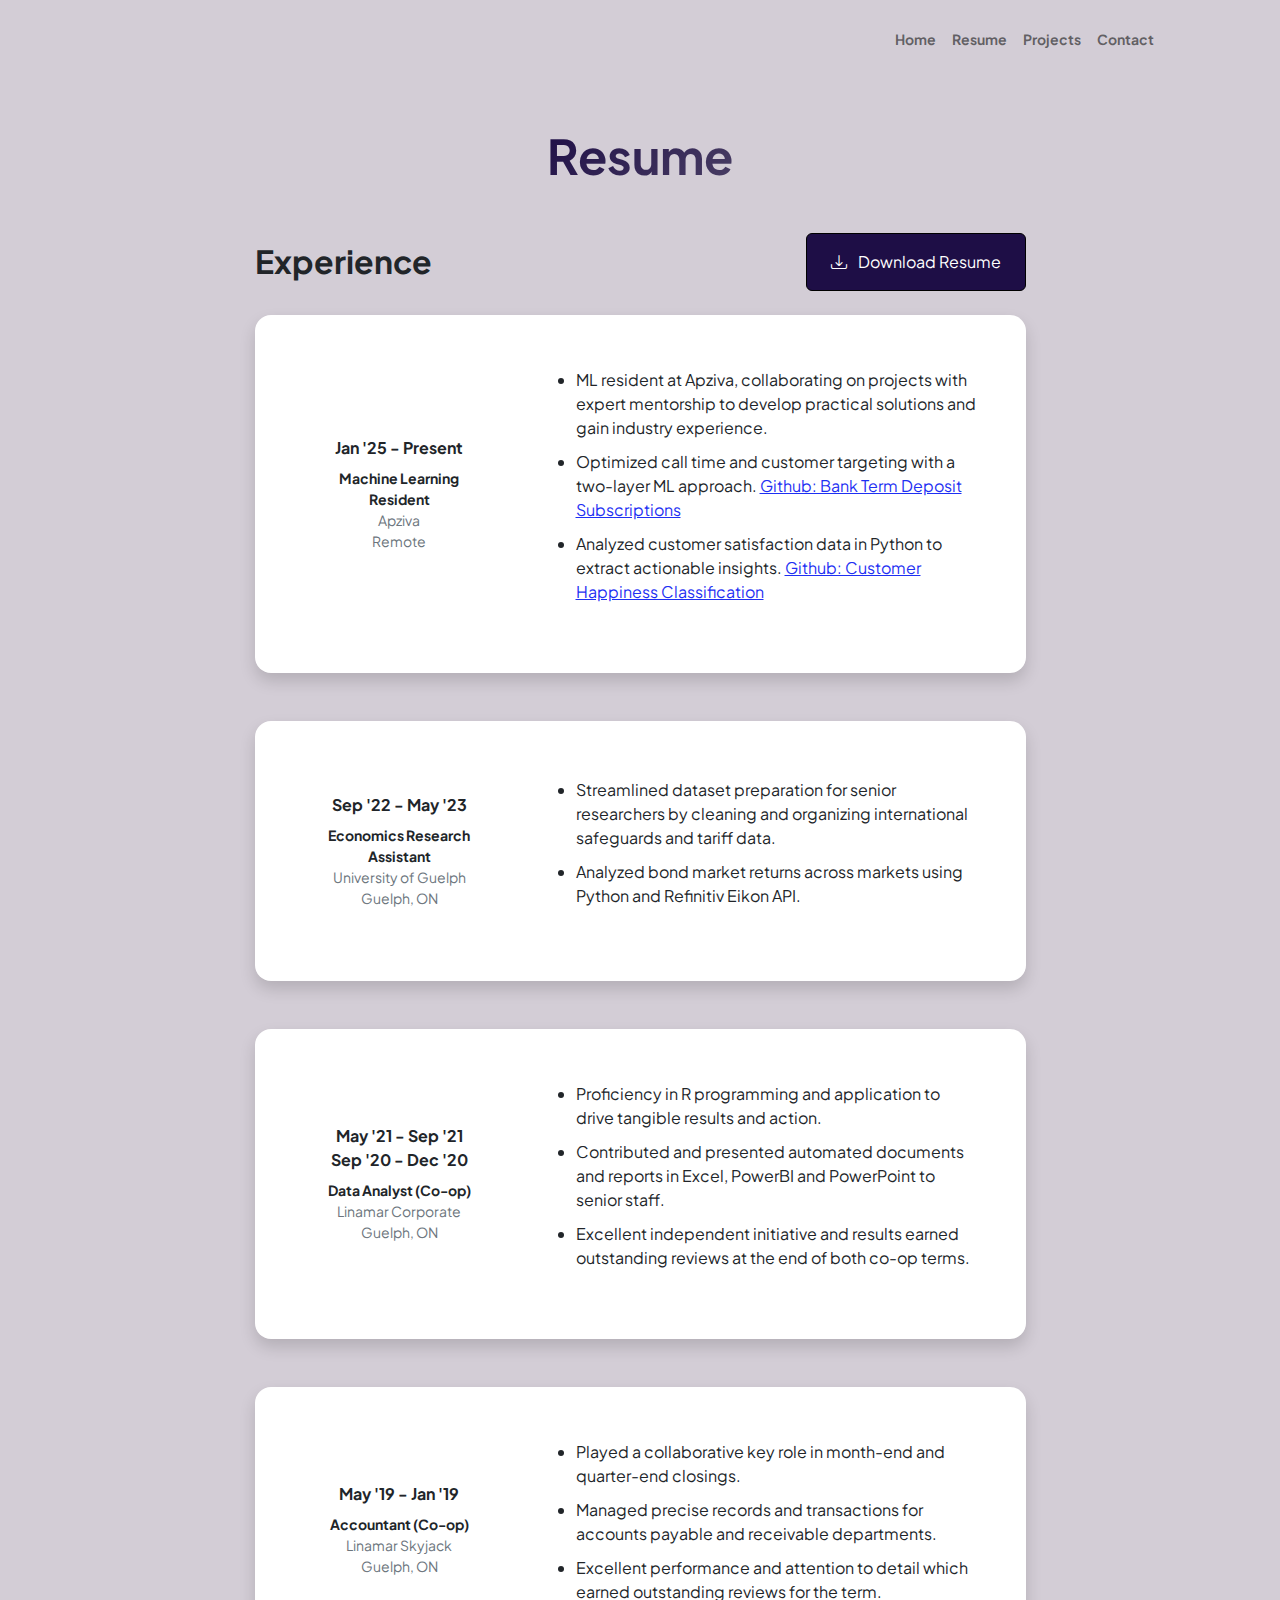
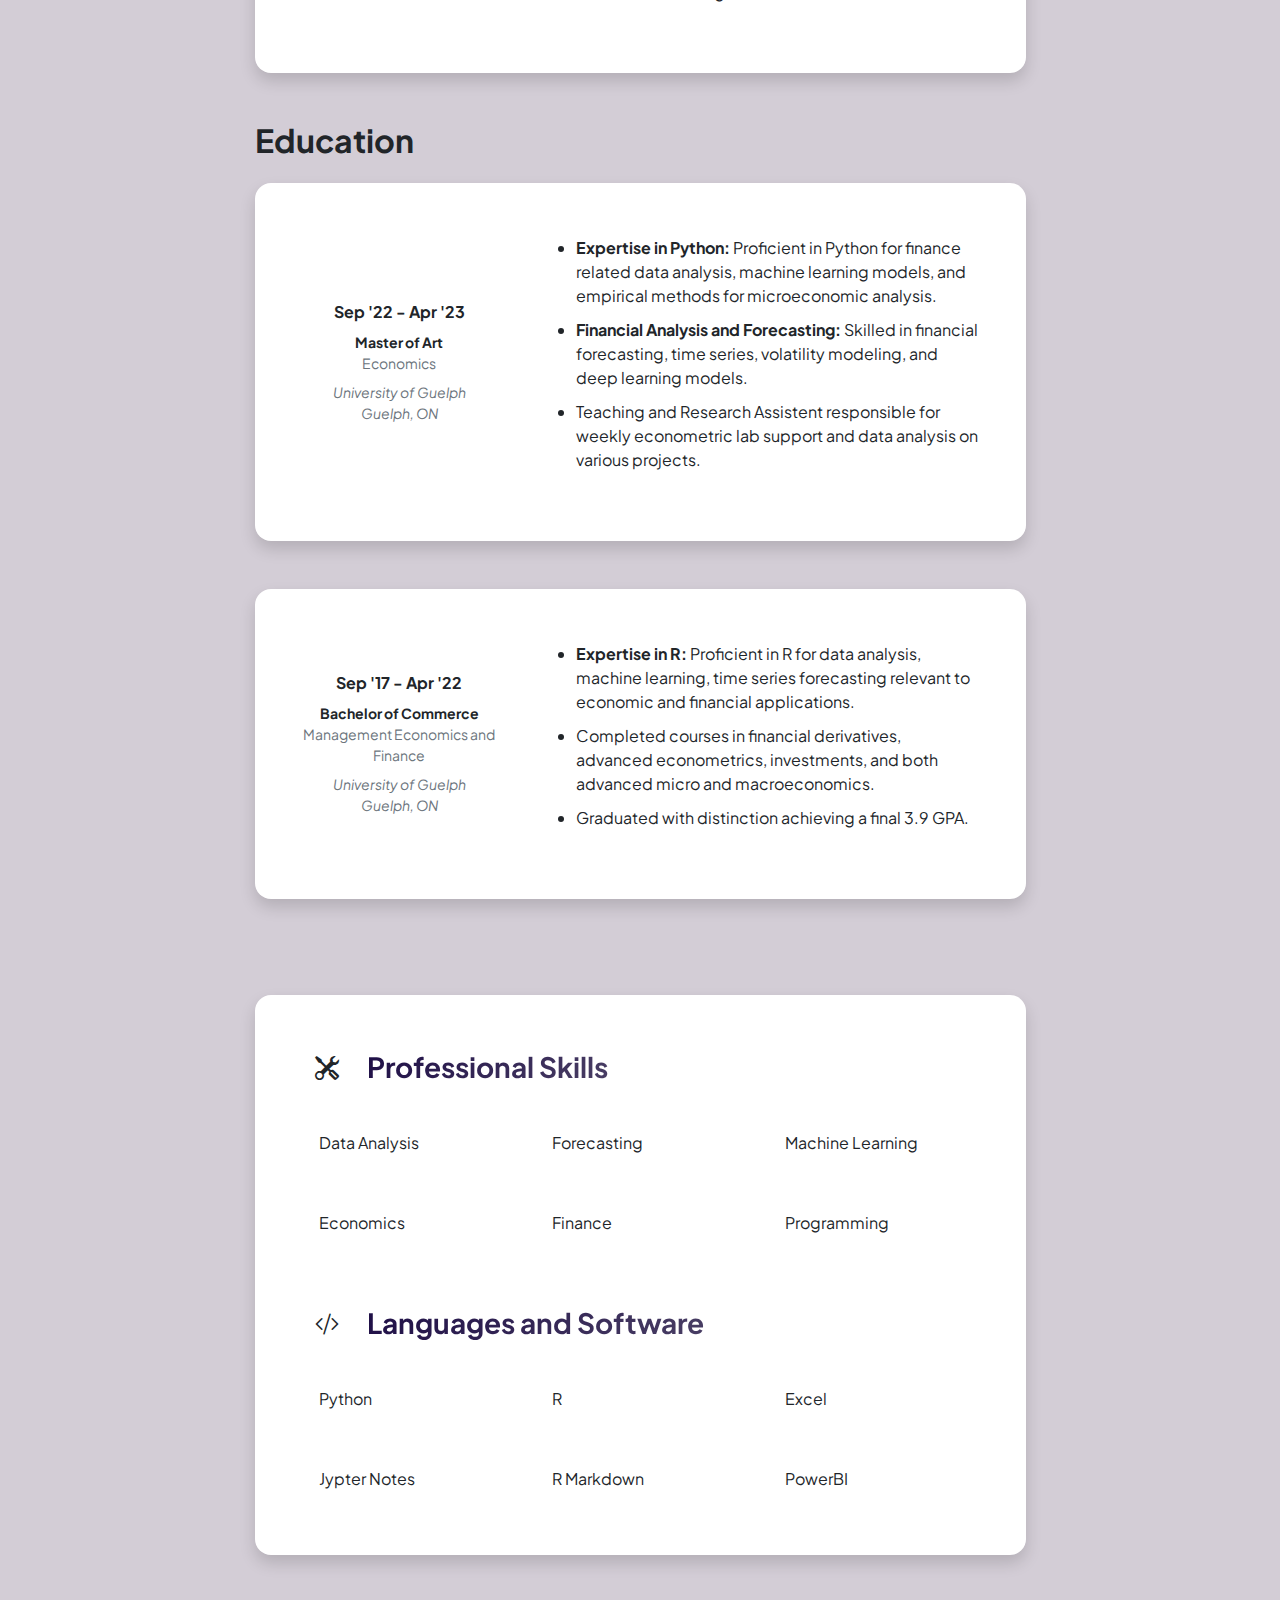
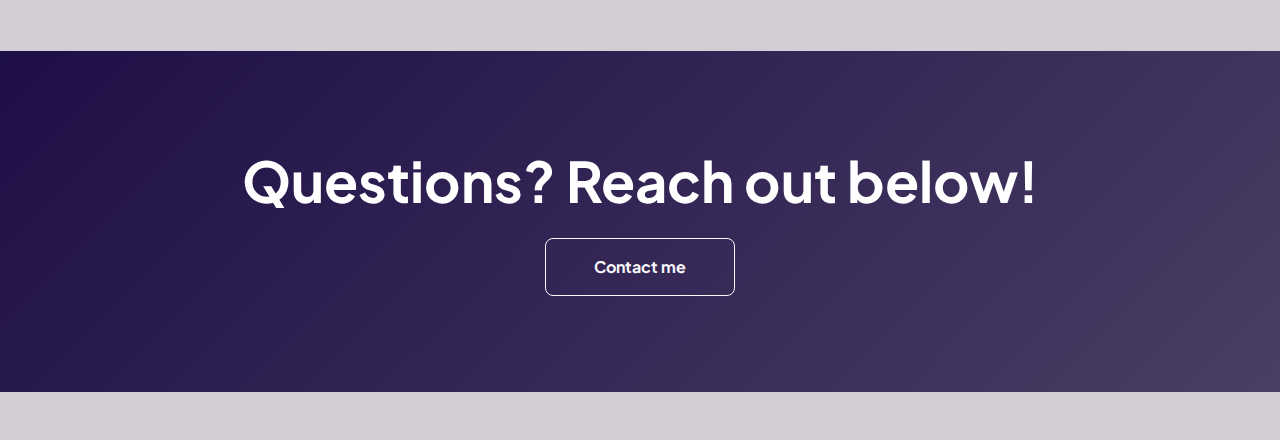
<file: resume.html>
<!DOCTYPE html>
<html lang="en">
    <head>
        <meta charset="utf-8" />
        <meta name="viewport" content="width=device-width, initial-scale=1, shrink-to-fit=no" />
        <meta name="description" content="" />
        <meta name="author" content="" />
        <title>Paul Pawelec - Resume</title>
        <!-- Favicon-->
        <link rel="icon" type="image/x-icon" href="assets/favicon.ico" />
        <!-- Custom Google font-->
        <link rel="preconnect" href="https://fonts.googleapis.com" />
        <link rel="preconnect" href="https://fonts.gstatic.com" crossorigin />
        <link href="https://fonts.googleapis.com/css2?family=Plus+Jakarta+Sans:wght@100;200;300;400;500;600;700;800;900&amp;display=swap" rel="stylesheet" />
        <!-- Bootstrap icons-->
        <link href="https://cdn.jsdelivr.net/npm/bootstrap-icons@1.8.1/font/bootstrap-icons.css" rel="stylesheet" />
        <!-- Core theme CSS (includes Bootstrap)-->
        <link href="css/styles.css" rel="stylesheet" />
    </head>
    <body class="d-flex flex-column h-100">
        <main class="flex-shrink-0">
            <!-- Navigation-->
            <nav class="navbar navbar-expand-lg navbar-light bg-white py-3">
                <div class="container px-5">
                    <button class="navbar-toggler" type="button" data-bs-toggle="collapse" data-bs-target="#navbarSupportedContent" aria-controls="navbarSupportedContent" aria-expanded="false" aria-label="Toggle navigation"><span class="navbar-toggler-icon"></span></button>
                    <div class="collapse navbar-collapse" id="navbarSupportedContent">
                        <ul class="navbar-nav ms-auto mb-2 mb-lg-0 small fw-bolder">
                            <li class="nav-item"><a class="nav-link" href="index.html">Home</a></li>
                            <li class="nav-item"><a class="nav-link" href="resume.html">Resume</a></li>
                            <li class="nav-item"><a class="nav-link" href="projects.html">Projects</a></li>
                            <li class="nav-item"><a class="nav-link" href="contact.html">Contact</a></li>
                        </ul>
                    </div>
                </div>
            </nav>
            <!-- Page Content-->
            <div class="container px-5 my-5">
                <div class="text-center mb-5">
                    <h1 class="display-5 fw-bolder mb-0"><span class="text-gradient d-inline">Resume</span></h1>
                </div>
                <div class="row gx-5 justify-content-center">
                    <div class="col-lg-11 col-xl-9 col-xxl-8">
                        <!-- Experience Section-->
                        <section>
                            <div class="d-flex align-items-center justify-content-between mb-4">
                                <h2 class="text-primary fw-bolder mb-0">Experience</h2>
                                <!-- Download resume button-->
                                <!-- Note: Set the link href target to a PDF file within your project-->
                                <a class="btn btn-primary px-4 py-3" href="downloads/resume/Paul Pawelec Resume.pdf" download="Paul Pawelec Resume.pdf">
                                    <div class="d-inline-block bi bi-download me-2"></div>
                                    Download Resume
                                </a>
                            </div>
                            <!-- Experience Card -->
                            <div class="card shadow border-0 rounded-4 mb-5">
                                <div class="card-body p-5">
                                    <div class="row align-items-center gx-5">
                                        <div class="col text-center text-lg-start mb-4 mb-lg-0">
                                            <div class="bg-light p-4 rounded-4">
                                                <div class="text-primary fw-bolder mb-2 text-center">Jan '25 - Present</div>
                                                <div class="small fw-bolder text-center">Machine Learning Resident</div>
                                                <div class="small text-muted text-center">Apziva</div>
                                                <div class="small text-muted text-center">Remote</div>
                                            </div>
                                        </div>
                                        <div class="col-lg-8">
                                            <ul>
                                                <li>ML resident at Apziva, collaborating on projects with expert mentorship to develop practical solutions and gain industry experience.</li>
                                                <li>Optimized call time and customer targeting with a two-layer ML approach. 
                                                    <a href="https://github.com/PaulPawelec98/oSP80QhjLoo0rytH" target="_blank">Github: Bank Term Deposit Subscriptions</a>
                                                    </li>
                                                <li>Analyzed customer satisfaction data in Python to extract actionable insights.
                                                    <a href="https://github.com/PaulPawelec98/VL79YJ0xHsLhdkrc" target="_blank">Github: Customer Happiness Classification</a>
                                                    </li>
                                            </ul>
                                        </div>
                                    </div>
                                </div>
                            </div>
                            <!-- Experience Card -->
                            <div class="card shadow border-0 rounded-4 mb-5">
                                <div class="card-body p-5">
                                    <div class="row align-items-center gx-5">
                                        <div class="col text-center text-lg-start mb-4 mb-lg-0">
                                            <div class="bg-light p-4 rounded-4">
                                                <div class="text-primary fw-bolder mb-2 text-center">Sep '22 - May '23</div>
                                                <div class="small fw-bolder text-center">Economics Research Assistant</div>
                                                <div class="small text-muted text-center">University of Guelph</div>
                                                <div class="small text-muted text-center">Guelph, ON</div>
                                            </div>
                                        </div>
                                        <div class="col-lg-8">
                                            <ul>
                                                <li>Streamlined dataset preparation for senior researchers by cleaning and organizing international safeguards and tariff data.</li>
                                                <li>Analyzed bond market returns across markets using Python and Refinitiv Eikon API.</li>
                                            </ul>
                                        </div>
                                    </div>
                                </div>
                            </div>
                            <!-- Experience Card -->
                            <div class="card shadow border-0 rounded-4 mb-5">
                                <div class="card-body p-5">
                                    <div class="row align-items-center gx-5">
                                        <div class="col text-center text-lg-start mb-4 mb-lg-0">
                                            <div class="bg-light p-4 rounded-4">
                                                <div class="text-primary fw-bolder mb-2 text-center">May '21 - Sep '21 <br> Sep '20 - Dec '20</div>
                                                <div class="small fw-bolder text-center">Data Analyst (Co-op)</div>
                                                <div class="small text-muted text-center">Linamar Corporate</div>
                                                <div class="small text-muted text-center">Guelph, ON</div>
                                            </div>
                                        </div>
                                        <div class="col-lg-8">
                                            <ul>
                                                <li>Proficiency in R programming and application to drive tangible results and action.</li>
                                                <li>Contributed and presented automated documents and reports in Excel, PowerBI and PowerPoint to senior staff.</li>
                                                <li>Excellent independent initiative and results earned outstanding reviews at the end of both co-op terms.</li>
                                            </ul>
                                        </div>
                                    </div>
                                </div>
                            </div>
                            <!-- Experience Card -->
                            <div class="card shadow border-0 rounded-4 mb-5">
                                <div class="card-body p-5">
                                    <div class="row align-items-center gx-5">
                                        <div class="col text-center text-lg-start mb-4 mb-lg-0">
                                            <div class="bg-light p-4 rounded-4">
                                                <div class="text-primary fw-bolder mb-2 text-center">May '19 - Jan '19</div>
                                                <div class="small fw-bolder text-center">Accountant (Co-op)</div>
                                                <div class="small text-muted text-center">Linamar Skyjack</div>
                                                <div class="small text-muted text-center">Guelph, ON</div>
                                            </div>
                                        </div>
                                        <div class="col-lg-8">
                                            <ul>
                                                <li>Played a collaborative key role in month-end and quarter-end closings.</li>
                                                <li>Managed precise records and transactions for accounts payable and receivable departments.</li>
                                                <li>Excellent performance and attention to detail which earned outstanding reviews for the term.</li>
                                            </ul>
                                    </div>
                                    </div>
                                </div>
                            </div>
                        </section>
                        <!-- Education Section-->
                        <section>
                            <h2 class="text-secondary fw-bolder mb-4">Education</h2>
                            <!-- Education Card 1-->
                            <div class="card shadow border-0 rounded-4 mb-5">
                                <div class="card-body p-5">
                                    <div class="row align-items-center gx-5">
                                        <div class="col text-center text-lg-start mb-4 mb-lg-0">
                                            <div class="bg-light p-4 rounded-4">
                                                <div class="text-secondary fw-bolder mb-2 text-center"> Sep '22 - Apr '23</div>
                                                <div class="mb-2">
                                                    <div class="small fw-bolder text-center">Master of Art</div>
                                                    <div class="small text-muted text-center">Economics</div>
                                                </div>
                                                <div class="fst-italic">
                                                    <div class="small text-muted text-center">University of Guelph</div>
                                                    <div class="small text-muted text-center">Guelph, ON</div>
                                                </div>
                                            </div>
                                        </div>
                                        <div class="col-lg-8">
                                            <ul>
                                                <li><strong>Expertise in Python:</strong> Proficient in Python for finance related data analysis, machine learning models, and empirical methods for microeconomic analysis.</li>
                                                <li><strong>Financial Analysis and Forecasting:</strong> Skilled in financial forecasting, time series, volatility modeling, and deep learning models.</li>
                                                <li>Teaching and Research Assistent responsible for weekly econometric lab support and data analysis on various projects.</li>
                                            </ul>
                                        </div>
                                    </div>
                                </div>
                            </div>
                            <!-- Education Card 2-->
                            <div class="card shadow border-0 rounded-4 mb-5">
                                <div class="card-body p-5">
                                    <div class="row align-items-center gx-5">
                                        <div class="col text-center text-lg-start mb-4 mb-lg-0">
                                            <div class="bg-light p-4.5 rounded-4">
                                                <div class="text-secondary fw-bolder mb-2 text-center">Sep '17 - Apr '22</div>
                                                <div class="mb-2">
                                                    <div class="small fw-bolder text-center">Bachelor of Commerce</div>
                                                    <div class="small text-muted text-center">Management Economics and Finance</div>
                                                </div>
                                                <div class="fst-italic">
                                                    <div class="small text-muted text-center">University of Guelph</div>
                                                    <div class="small text-muted text-center">Guelph, ON</div>
                                                </div>
                                            </div>
                                        </div>
                                        <div class="col-lg-8">
                                            <ul>
                                                <li><strong>Expertise in R:</strong> Proficient in R for data analysis, machine learning, time series forecasting relevant to economic and financial applications.</li>
                                                <li>Completed courses in financial derivatives, advanced econometrics, investments, and both advanced micro and macroeconomics.</li>
                                                <li>Graduated with distinction achieving a final 3.9 GPA.</li>
                                            </ul>
                                        </div>
                                    </div>
                                </div>
                            </div>
                        </section>
                        <!-- Divider-->
                        <div class="pb-5"></div>
                        <!-- Skills Section-->
                        <section>
                            <!-- Skillset Card-->
                            <div class="card shadow border-0 rounded-4 mb-5">
                                <div class="card-body p-5">
                                    <!-- Professional skills list-->
                                    <div class="mb-5">
                                        <div class="d-flex align-items-center mb-4">
                                            <div class="feature bg-primary text-white rounded-3 me-3"><i class="bi bi-tools"></i></div>
                                            <h3 class="fw-bolder mb-0"><span class="text-gradient d-inline">Professional Skills</span></h3>
                                        </div>
                                        <div class="row row-cols-1 row-cols-md-3 mb-4">
                                            <div class="col mb-4 mb-md-0"><div class="d-flex align-items-center bg-light rounded-4 p-3 h-100 text-center">Data Analysis</div></div>
                                            <div class="col mb-4 mb-md-0"><div class="d-flex align-items-center bg-light rounded-4 p-3 h-100 text-center">Forecasting</div></div>
                                            <div class="col"><div class="d-flex align-items-center bg-light rounded-4 p-3 h-100">Machine Learning</div></div>
                                        </div>
                                        <div class="row row-cols-1 row-cols-md-3">
                                            <div class="col mb-4 mb-md-0"><div class="d-flex align-items-center bg-light rounded-4 p-3 h-100 text-center"> Economics</div></div>
                                            <div class="col mb-4 mb-md-0"><div class="d-flex align-items-center bg-light rounded-4 p-3 h-100 text-center">Finance</div></div>
                                            <div class="col"><div class="d-flex align-items-center bg-light rounded-4 p-3 h-100 text-center">Programming</div></div>
                                        </div>
                                    </div>
                                    <!-- Languages and Software list-->
                                    <div class="mb-0">
                                        <div class="d-flex align-items-center mb-4">
                                            <div class="feature bg-primary text-white rounded-3 me-3"><i class="bi bi-code-slash"></i></div>
                                            <h3 class="fw-bolder mb-0"><span class="text-gradient d-inline">Languages and Software</span></h3>
                                        </div>
                                        <div class="row row-cols-1 row-cols-md-3 mb-4">
                                            <div class="col mb-4 mb-md-0"><div class="d-flex align-items-center bg-light rounded-4 p-3 h-100">Python</div></div>
                                            <div class="col mb-4 mb-md-0"><div class="d-flex align-items-center bg-light rounded-4 p-3 h-100">R</div></div>
                                            <div class="col"><div class="d-flex align-items-center bg-light rounded-4 p-3 h-100">Excel</div></div>
                                        </div>
                                        <div class="row row-cols-1 row-cols-md-3">
                                            <div class="col mb-4 mb-md-0"><div class="d-flex align-items-center bg-light rounded-4 p-3 h-100">Jypter Notes</div></div>
                                            <div class="col mb-4 mb-md-0"><div class="d-flex align-items-center bg-light rounded-4 p-3 h-100">R Markdown</div></div>
                                            <div class="col"><div class="d-flex align-items-center bg-light rounded-4 p-3 h-100">PowerBI</div></div>
                                        </div>
                                    </div>
                                </div>
                            </div>
                        </section>
                    </div>
                </div>
            </div>
        </main>
        <!-- Call to action section-->
        <section class="py-5 bg-gradient-primary-to-secondary">
            <div class="container px-5 my-5">
                <div class="text-center">
                    <h2 class="display-4 fw-bolder mb-4 text-white2">Questions? Reach out below!</h2>
                    <a class="btn btn-outline-light btn-lg px-5 py-3 fs-6 fw-bolder" href="contact.html">Contact me</a>
                </div>
            </div>
        </section>
        <!-- Footer-->
        <footer class="bg-white py-4 mt-auto">
        </footer>
        <!-- Bootstrap core JS-->
        <script src="https://cdn.jsdelivr.net/npm/bootstrap@5.2.3/dist/js/bootstrap.bundle.min.js"></script>
        <!-- Core theme JS-->
        <script src="js/scripts.js"></script>
    </body>
</html>
</file>
<file: css/styles.css>
@charset "UTF-8";

:root {
  --bs-blue: #101442;
  --bs-indigo: #6610f2;
  --bs-purple: #6f42c1;
  --bs-pink: #e21e80;
  --bs-red: #dc3545;
  --bs-orange: #fd7e14;
  --bs-yellow: #ffc107;
  --bs-green: #198754;
  --bs-teal: #20c997;
  --bs-cyan: #0dcaf0;
  --bs-black: #000;
  --bs-white: #fff;
  --bs-gray: #6c757d;
  --bs-gray-dark: #343a40;
  --bs-gray-100: #f8f9fa;
  --bs-gray-200: #e9ecef;
  --bs-gray-300: #dee2e6;
  --bs-gray-400: #ced4da;
  --bs-gray-500: #adb5bd;
  --bs-gray-600: #6c757d;
  --bs-gray-700: #495057;
  --bs-gray-800: #343a40;
  --bs-gray-900: #212529;
  /* --bs-primary: #feb779;
  --bs-secondary: rgb(244, 81, 0); */
  --bs-primary: #1e0e46;
  --bs-secondary: #493e64;
  --bs-success: #198754;
  --bs-info: #0dcaf0;
  --bs-warning: #ffc107;
  --bs-danger: #dc3545;
  --bs-light: #f8f9fa;
  --bs-dark: #212529;
  --bs-primary-rgb: rgba(--bs-primary);
  --bs-secondary-rgb: rgba(--bs-secondary);
  --bs-success-rgb: rgba(--bs-success);
  --bs-info-rgb: rgba(--bs-info);
  --bs-warning-rgb: rgba(--bs-warning);
  --bs-danger-rgb: rgba(--bs-danger);
  --bs-light-rgb: rgba(--bs-light);
  --bs-dark-rgb: rgba(--bs-dark);
  --bs-white-rgb: rgba(--bs-white);
  --bs-black-rgb: rgba(--bs-black);
  --bs-body-color-rgb: rgba(--bs-body-color);
  --bs-body-bg-rgb: rgba(--bs-body-bg);
  --bs-font-sans-serif: "Plus Jakarta Sans";
  --bs-font-monospace: SFMono-Regular, Menlo, Monaco, Consolas, "Liberation Mono", "Courier New", monospace;
  --bs-gradient: linear-gradient(180deg, rgba(255, 255, 255, 0.15), rgba(255, 255, 255, 0));
  --bs-body-font-family: var(--bs-font-sans-serif);
  --bs-body-font-size: 1rem;
  --bs-body-font-weight: 400;
  --bs-body-line-height: 1.5;
  --bs-body-color: #212529;
  --bs-body-bg: #d3cdd6; /* This is the background color!!! original: #d3cdd6 */
  --bs-border-width: 1px;
  --bs-border-style: solid;
  --bs-border-color: #dee2e6;
  --bs-border-color-translucent: rgba(0, 0, 0, 0.175);
  --bs-border-radius: 0.375rem;
  --bs-border-radius-sm: 0.25rem;
  --bs-border-radius-lg: 0.5rem;
  --bs-border-radius-xl: 1rem;
  --bs-border-radius-2xl: 2rem;
  --bs-border-radius-pill: 50rem;
  --bs-link-color: #1e30f3;
  --bs-link-hover-color: #1826c2;
  --bs-code-color: #e21e80;
  --bs-highlight-bg: #fff3cd;
}

*,
*::before,
*::after {
  box-sizing: border-box;
}

@media (prefers-reduced-motion: no-preference) {
  :root {
    scroll-behavior: smooth;
  }
}

body {
  margin: 0;
  font-family: var(--bs-body-font-family);
  font-size: var(--bs-body-font-size);
  font-weight: var(--bs-body-font-weight);
  line-height: var(--bs-body-line-height);
  color: var(--bs-body-color);
  text-align: var(--bs-body-text-align);
  background-color: var(--bs-body-bg);
  -webkit-text-size-adjust: 100%;
  -webkit-tap-highlight-color: rgba(0, 0, 0, 0);
}

hr {
  margin: 1rem 0;
  color: inherit;
  border: 0;
  border-top: 1px solid;
  opacity: 0.25;
}

h6, .h6, h5, .h5, h4, .h4, h3, .h3, h2, .h2, h1, .h1 {
  margin-top: 0;
  margin-bottom: 0.5rem;
  font-weight: 500;
  line-height: 1.2;
}

h1, .h1 {
  font-size: calc(1.375rem + 1.5vw);
}
@media (min-width: 1200px) {
  h1, .h1 {
    font-size: 2.5rem;
  }
}

h2, .h2 {
  font-size: calc(1.325rem + 0.9vw);
}
@media (min-width: 1200px) {
  h2, .h2 {
    font-size: 2rem;
  }
}

h3, .h3 {
  font-size: calc(1.3rem + 0.6vw);
}
@media (min-width: 1200px) {
  h3, .h3 {
    font-size: 1.75rem;
  }
}

h4, .h4 {
  font-size: calc(1.275rem + 0.3vw);
}
@media (min-width: 1200px) {
  h4, .h4 {
    font-size: 1.5rem;
  }
}

h5, .h5 {
  font-size: 1.25rem;
}

h6, .h6 {
  font-size: 1rem;
}

p {
  margin-top: 0;
  margin-bottom: 1rem;
}

abbr[title] {
  -webkit-text-decoration: underline dotted;
          text-decoration: underline dotted;
  cursor: help;
  -webkit-text-decoration-skip-ink: none;
          text-decoration-skip-ink: none;
}

address {
  margin-bottom: 1rem;
  font-style: normal;
  line-height: inherit;
}

ol,
ul {
  padding-left: 2rem;
}

ol,
ul,
dl {
  margin-top: 0;
  margin-bottom: 1rem;
}

ol ol,
ul ul,
ol ul,
ul ol {
  margin-bottom: 0;
}

dt {
  font-weight: 700;
}

dd {
  margin-bottom: 0.5rem;
  margin-left: 0;
}

blockquote {
  margin: 0 0 1rem;
}

b,
strong {
  font-weight: bolder;
}

small, .small {
  font-size: 0.875em;
}

mark, .mark {
  padding: 0.1875em;
  background-color: var(--bs-highlight-bg);
}

sub,
sup {
  position: relative;
  font-size: 0.75em;
  line-height: 0;
  vertical-align: baseline;
}

sub {
  bottom: -0.25em;
}

sup {
  top: -0.5em;
}

a {
  color: var(--bs-link-color);
  text-decoration: underline;
}
a:hover {
  color: var(--bs-link-hover-color);
}

a:not([href]):not([class]), a:not([href]):not([class]):hover {
  color: inherit;
  text-decoration: none;
}

pre,
code,
kbd,
samp {
  font-family: var(--bs-font-monospace);
  font-size: 1em;
}

pre {
  display: block;
  margin-top: 0;
  margin-bottom: 1rem;
  overflow: auto;
  font-size: 0.875em;
}
pre code {
  font-size: inherit;
  color: inherit;
  word-break: normal;
}

code {
  font-size: 0.875em;
  color: var(--bs-code-color);
  word-wrap: break-word;
}
a > code {
  color: inherit;
}

kbd {
  padding: 0.1875rem 0.375rem;
  font-size: 0.875em;
  color: var(--bs-body-bg);
  background-color: var(--bs-body-color);
  border-radius: 0.25rem;
}
kbd kbd {
  padding: 0;
  font-size: 1em;
}

figure {
  margin: 0 0 1rem;
}

img,
svg {
  vertical-align: middle;
}

table {
  caption-side: bottom;
  border-collapse: collapse;
}

caption {
  padding-top: 0.5rem;
  padding-bottom: 0.5rem;
  color: #6c757d;
  text-align: left;
}

th {
  text-align: inherit;
  text-align: -webkit-match-parent;
}

thead,
tbody,
tfoot,
tr,
td,
th {
  border-color: inherit;
  border-style: solid;
  border-width: 0;
}

label {
  display: inline-block;
}

button {
  border-radius: 0;
}

button:focus:not(:focus-visible) {
  outline: 0;
}

input,
button,
select,
optgroup,
textarea {
  margin: 0;
  font-family: inherit;
  font-size: inherit;
  line-height: inherit;
}

button,
select {
  text-transform: none;
}

[role=button] {
  cursor: pointer;
}

select {
  word-wrap: normal;
}
select:disabled {
  opacity: 1;
}

[list]:not([type=date]):not([type=datetime-local]):not([type=month]):not([type=week]):not([type=time])::-webkit-calendar-picker-indicator {
  display: none !important;
}

button,
[type=button],
[type=reset],
[type=submit] {
  -webkit-appearance: button;
}
button:not(:disabled),
[type=button]:not(:disabled),
[type=reset]:not(:disabled),
[type=submit]:not(:disabled) {
  cursor: pointer;
}

::-moz-focus-inner {
  padding: 0;
  border-style: none;
}

textarea {
  resize: vertical;
}

fieldset {
  min-width: 0;
  padding: 0;
  margin: 0;
  border: 0;
}

legend {
  float: left;
  width: 100%;
  padding: 0;
  margin-bottom: 0.5rem;
  font-size: calc(1.275rem + 0.3vw);
  line-height: inherit;
}
@media (min-width: 1200px) {
  legend {
    font-size: 1.5rem;
  }
}
legend + * {
  clear: left;
}

::-webkit-datetime-edit-fields-wrapper,
::-webkit-datetime-edit-text,
::-webkit-datetime-edit-minute,
::-webkit-datetime-edit-hour-field,
::-webkit-datetime-edit-day-field,
::-webkit-datetime-edit-month-field,
::-webkit-datetime-edit-year-field {
  padding: 0;
}

::-webkit-inner-spin-button {
  height: auto;
}

[type=search] {
  outline-offset: -2px;
  -webkit-appearance: textfield;
}

/* rtl:raw:
[type="tel"],
[type="url"],
[type="email"],
[type="number"] {
  direction: ltr;
}
*/
::-webkit-search-decoration {
  -webkit-appearance: none;
}

::-webkit-color-swatch-wrapper {
  padding: 0;
}

::file-selector-button {
  font: inherit;
  -webkit-appearance: button;
}

output {
  display: inline-block;
}

iframe {
  border: 0;
}

summary {
  display: list-item;
  cursor: pointer;
}

progress {
  vertical-align: baseline;
}

[hidden] {
  display: none !important;
}

.lead {
  font-size: 1.25rem;
  font-weight: 300;
}

.display-1 {
  font-size: calc(1.625rem + 4.5vw);
  font-weight: 300;
  line-height: 1.2;
}
@media (min-width: 1200px) {
  .display-1 {
    font-size: 5rem;
  }
}

.display-2 {
  font-size: calc(1.575rem + 3.9vw);
  font-weight: 300;
  line-height: 1.2;
}
@media (min-width: 1200px) {
  .display-2 {
    font-size: 4.5rem;
  }
}

.display-3 {
  font-size: calc(1.525rem + 3.3vw);
  font-weight: 300;
  line-height: 1.2;
}
@media (min-width: 1200px) {
  .display-3 {
    font-size: 4rem;
  }
}

.display-4 {
  font-size: calc(1.475rem + 2.7vw);
  font-weight: 300;
  line-height: 1.2;
}
@media (min-width: 1200px) {
  .display-4 {
    font-size: 3.5rem;
  }
}

.display-5 {
  font-size: calc(1.425rem + 2.1vw);
  font-weight: 300;
  line-height: 1.2;
}
@media (min-width: 1200px) {
  .display-5 {
    font-size: 3rem;
  }
}

.display-6 {
  font-size: calc(1.375rem + 1.5vw);
  font-weight: 300;
  line-height: 1.2;
}
@media (min-width: 1200px) {
  .display-6 {
    font-size: 2.5rem;
  }
}

.list-unstyled {
  padding-left: 0;
  list-style: none;
}

.list-inline {
  padding-left: 0;
  list-style: none;
}

.list-inline-item {
  display: inline-block;
}
.list-inline-item:not(:last-child) {
  margin-right: 0.5rem;
}

.initialism {
  font-size: 0.875em;
  text-transform: uppercase;
}

.blockquote {
  margin-bottom: 1rem;
  font-size: 1.25rem;
}
.blockquote > :last-child {
  margin-bottom: 0;
}

.blockquote-footer {
  margin-top: -1rem;
  margin-bottom: 1rem;
  font-size: 0.875em;
  color: #6c757d;
}
.blockquote-footer::before {
  content: "— ";
}

.img-fluid {
  max-width: 100%;
  height: auto;
}

.img-thumbnail {
  padding: 0.25rem;
  background-color: #fff;
  border: 1px solid var(--bs-border-color);
  border-radius: 0.375rem;
  max-width: 100%;
  height: auto;
}

.figure {
  display: inline-block;
}

.figure-img {
  margin-bottom: 0.5rem;
  line-height: 1;
}

.figure-caption {
  font-size: 0.875em;
  color: #6c757d;
}

.container,
.container-fluid,
.container-xxl,
.container-xl,
.container-lg,
.container-md,
.container-sm {
  --bs-gutter-x: 1.5rem;
  --bs-gutter-y: 0;
  width: 100%;
  padding-right: calc(var(--bs-gutter-x) * 0.5);
  padding-left: calc(var(--bs-gutter-x) * 0.5);
  margin-right: auto;
  margin-left: auto;
}

@media (min-width: 576px) {
  .container-sm, .container {
    max-width: 540px;
  }
}
@media (min-width: 768px) {
  .container-md, .container-sm, .container {
    max-width: 720px;
  }
}
@media (min-width: 992px) {
  .container-lg, .container-md, .container-sm, .container {
    max-width: 960px;
  }
}
@media (min-width: 1200px) {
  .container-xl, .container-lg, .container-md, .container-sm, .container {
    max-width: 1140px;
  }
}
@media (min-width: 1400px) {
  .container-xxl, .container-xl, .container-lg, .container-md, .container-sm, .container {
    max-width: 1320px;
  }
}
.row {
  --bs-gutter-x: 1.5rem;
  --bs-gutter-y: 0;
  display: flex;
  flex-wrap: wrap;
  margin-top: calc(-1 * var(--bs-gutter-y));
  margin-right: calc(-0.5 * var(--bs-gutter-x));
  margin-left: calc(-0.5 * var(--bs-gutter-x));
}
.row > * {
  flex-shrink: 0;
  width: 100%;
  max-width: 100%;
  padding-right: calc(var(--bs-gutter-x) * 0.5);
  padding-left: calc(var(--bs-gutter-x) * 0.5);
  margin-top: var(--bs-gutter-y);
}

.col {
  flex: 1 0 0%;
}

.row-cols-auto > * {
  flex: 0 0 auto;
  width: auto;
}

.row-cols-1 > * {
  flex: 0 0 auto;
  width: 100%;
}

.row-cols-2 > * {
  flex: 0 0 auto;
  width: 50%;
}

.row-cols-3 > * {
  flex: 0 0 auto;
  width: 33.3333333333%;
}

.row-cols-4 > * {
  flex: 0 0 auto;
  width: 25%;
}

.row-cols-5 > * {
  flex: 0 0 auto;
  width: 20%;
}

.row-cols-6 > * {
  flex: 0 0 auto;
  width: 16.6666666667%;
}

.col-auto {
  flex: 0 0 auto;
  width: auto;
}

.col-1 {
  flex: 0 0 auto;
  width: 8.33333333%;
}

.col-2 {
  flex: 0 0 auto;
  width: 16.66666667%;
}

.col-3 {
  flex: 0 0 auto;
  width: 25%;
}

.col-4 {
  flex: 0 0 auto;
  width: 33.33333333%;
}

.col-5 {
  flex: 0 0 auto;
  width: 41.66666667%;
}

.col-6 {
  flex: 0 0 auto;
  width: 50%;
}

.col-7 {
  flex: 0 0 auto;
  width: 58.33333333%;
}

.col-8 {
  flex: 0 0 auto;
  width: 66.66666667%;
}

.col-9 {
  flex: 0 0 auto;
  width: 75%;
}

.col-10 {
  flex: 0 0 auto;
  width: 83.33333333%;
}

.col-11 {
  flex: 0 0 auto;
  width: 91.66666667%;
}

.col-12 {
  flex: 0 0 auto;
  width: 100%;
}

.offset-1 {
  margin-left: 8.33333333%;
}

.offset-2 {
  margin-left: 16.66666667%;
}

.offset-3 {
  margin-left: 25%;
}

.offset-4 {
  margin-left: 33.33333333%;
}

.offset-5 {
  margin-left: 41.66666667%;
}

.offset-6 {
  margin-left: 50%;
}

.offset-7 {
  margin-left: 58.33333333%;
}

.offset-8 {
  margin-left: 66.66666667%;
}

.offset-9 {
  margin-left: 75%;
}

.offset-10 {
  margin-left: 83.33333333%;
}

.offset-11 {
  margin-left: 91.66666667%;
}

.g-0,
.gx-0 {
  --bs-gutter-x: 0;
}

.g-0,
.gy-0 {
  --bs-gutter-y: 0;
}

.g-1,
.gx-1 {
  --bs-gutter-x: 0.25rem;
}

.g-1,
.gy-1 {
  --bs-gutter-y: 0.25rem;
}

.g-2,
.gx-2 {
  --bs-gutter-x: 0.5rem;
}

.g-2,
.gy-2 {
  --bs-gutter-y: 0.5rem;
}

.g-3,
.gx-3 {
  --bs-gutter-x: 1rem;
}

.g-3,
.gy-3 {
  --bs-gutter-y: 1rem;
}

.g-4,
.gx-4 {
  --bs-gutter-x: 1.5rem;
}

.g-4,
.gy-4 {
  --bs-gutter-y: 1.5rem;
}

.g-5,
.gx-5 {
  --bs-gutter-x: 3rem;
}

.g-5,
.gy-5 {
  --bs-gutter-y: 3rem;
}

@media (min-width: 576px) {
  .col-sm {
    flex: 1 0 0%;
  }
  .row-cols-sm-auto > * {
    flex: 0 0 auto;
    width: auto;
  }
  .row-cols-sm-1 > * {
    flex: 0 0 auto;
    width: 100%;
  }
  .row-cols-sm-2 > * {
    flex: 0 0 auto;
    width: 50%;
  }
  .row-cols-sm-3 > * {
    flex: 0 0 auto;
    width: 33.3333333333%;
  }
  .row-cols-sm-4 > * {
    flex: 0 0 auto;
    width: 25%;
  }
  .row-cols-sm-5 > * {
    flex: 0 0 auto;
    width: 20%;
  }
  .row-cols-sm-6 > * {
    flex: 0 0 auto;
    width: 16.6666666667%;
  }
  .col-sm-auto {
    flex: 0 0 auto;
    width: auto;
  }
  .col-sm-1 {
    flex: 0 0 auto;
    width: 8.33333333%;
  }
  .col-sm-2 {
    flex: 0 0 auto;
    width: 16.66666667%;
  }
  .col-sm-3 {
    flex: 0 0 auto;
    width: 25%;
  }
  .col-sm-4 {
    flex: 0 0 auto;
    width: 33.33333333%;
  }
  .col-sm-5 {
    flex: 0 0 auto;
    width: 41.66666667%;
  }
  .col-sm-6 {
    flex: 0 0 auto;
    width: 50%;
  }
  .col-sm-7 {
    flex: 0 0 auto;
    width: 58.33333333%;
  }
  .col-sm-8 {
    flex: 0 0 auto;
    width: 66.66666667%;
  }
  .col-sm-9 {
    flex: 0 0 auto;
    width: 75%;
  }
  .col-sm-10 {
    flex: 0 0 auto;
    width: 83.33333333%;
  }
  .col-sm-11 {
    flex: 0 0 auto;
    width: 91.66666667%;
  }
  .col-sm-12 {
    flex: 0 0 auto;
    width: 100%;
  }
  .offset-sm-0 {
    margin-left: 0;
  }
  .offset-sm-1 {
    margin-left: 8.33333333%;
  }
  .offset-sm-2 {
    margin-left: 16.66666667%;
  }
  .offset-sm-3 {
    margin-left: 25%;
  }
  .offset-sm-4 {
    margin-left: 33.33333333%;
  }
  .offset-sm-5 {
    margin-left: 41.66666667%;
  }
  .offset-sm-6 {
    margin-left: 50%;
  }
  .offset-sm-7 {
    margin-left: 58.33333333%;
  }
  .offset-sm-8 {
    margin-left: 66.66666667%;
  }
  .offset-sm-9 {
    margin-left: 75%;
  }
  .offset-sm-10 {
    margin-left: 83.33333333%;
  }
  .offset-sm-11 {
    margin-left: 91.66666667%;
  }
  .g-sm-0,
  .gx-sm-0 {
    --bs-gutter-x: 0;
  }
  .g-sm-0,
  .gy-sm-0 {
    --bs-gutter-y: 0;
  }
  .g-sm-1,
  .gx-sm-1 {
    --bs-gutter-x: 0.25rem;
  }
  .g-sm-1,
  .gy-sm-1 {
    --bs-gutter-y: 0.25rem;
  }
  .g-sm-2,
  .gx-sm-2 {
    --bs-gutter-x: 0.5rem;
  }
  .g-sm-2,
  .gy-sm-2 {
    --bs-gutter-y: 0.5rem;
  }
  .g-sm-3,
  .gx-sm-3 {
    --bs-gutter-x: 1rem;
  }
  .g-sm-3,
  .gy-sm-3 {
    --bs-gutter-y: 1rem;
  }
  .g-sm-4,
  .gx-sm-4 {
    --bs-gutter-x: 1.5rem;
  }
  .g-sm-4,
  .gy-sm-4 {
    --bs-gutter-y: 1.5rem;
  }
  .g-sm-5,
  .gx-sm-5 {
    --bs-gutter-x: 3rem;
  }
  .g-sm-5,
  .gy-sm-5 {
    --bs-gutter-y: 3rem;
  }
}
@media (min-width: 768px) {
  .col-md {
    flex: 1 0 0%;
  }
  .row-cols-md-auto > * {
    flex: 0 0 auto;
    width: auto;
  }
  .row-cols-md-1 > * {
    flex: 0 0 auto;
    width: 100%;
  }
  .row-cols-md-2 > * {
    flex: 0 0 auto;
    width: 50%;
  }
  .row-cols-md-3 > * {
    flex: 0 0 auto;
    width: 33.3333333333%;
  }
  .row-cols-md-4 > * {
    flex: 0 0 auto;
    width: 25%;
  }
  .row-cols-md-5 > * {
    flex: 0 0 auto;
    width: 20%;
  }
  .row-cols-md-6 > * {
    flex: 0 0 auto;
    width: 16.6666666667%;
  }
  .col-md-auto {
    flex: 0 0 auto;
    width: auto;
  }
  .col-md-1 {
    flex: 0 0 auto;
    width: 8.33333333%;
  }
  .col-md-2 {
    flex: 0 0 auto;
    width: 16.66666667%;
  }
  .col-md-3 {
    flex: 0 0 auto;
    width: 25%;
  }
  .col-md-4 {
    flex: 0 0 auto;
    width: 33.33333333%;
  }
  .col-md-5 {
    flex: 0 0 auto;
    width: 41.66666667%;
  }
  .col-md-6 {
    flex: 0 0 auto;
    width: 50%;
  }
  .col-md-7 {
    flex: 0 0 auto;
    width: 58.33333333%;
  }
  .col-md-8 {
    flex: 0 0 auto;
    width: 66.66666667%;
  }
  .col-md-9 {
    flex: 0 0 auto;
    width: 75%;
  }
  .col-md-10 {
    flex: 0 0 auto;
    width: 83.33333333%;
  }
  .col-md-11 {
    flex: 0 0 auto;
    width: 91.66666667%;
  }
  .col-md-12 {
    flex: 0 0 auto;
    width: 100%;
  }
  .offset-md-0 {
    margin-left: 0;
  }
  .offset-md-1 {
    margin-left: 8.33333333%;
  }
  .offset-md-2 {
    margin-left: 16.66666667%;
  }
  .offset-md-3 {
    margin-left: 25%;
  }
  .offset-md-4 {
    margin-left: 33.33333333%;
  }
  .offset-md-5 {
    margin-left: 41.66666667%;
  }
  .offset-md-6 {
    margin-left: 50%;
  }
  .offset-md-7 {
    margin-left: 58.33333333%;
  }
  .offset-md-8 {
    margin-left: 66.66666667%;
  }
  .offset-md-9 {
    margin-left: 75%;
  }
  .offset-md-10 {
    margin-left: 83.33333333%;
  }
  .offset-md-11 {
    margin-left: 91.66666667%;
  }
  .g-md-0,
  .gx-md-0 {
    --bs-gutter-x: 0;
  }
  .g-md-0,
  .gy-md-0 {
    --bs-gutter-y: 0;
  }
  .g-md-1,
  .gx-md-1 {
    --bs-gutter-x: 0.25rem;
  }
  .g-md-1,
  .gy-md-1 {
    --bs-gutter-y: 0.25rem;
  }
  .g-md-2,
  .gx-md-2 {
    --bs-gutter-x: 0.5rem;
  }
  .g-md-2,
  .gy-md-2 {
    --bs-gutter-y: 0.5rem;
  }
  .g-md-3,
  .gx-md-3 {
    --bs-gutter-x: 1rem;
  }
  .g-md-3,
  .gy-md-3 {
    --bs-gutter-y: 1rem;
  }
  .g-md-4,
  .gx-md-4 {
    --bs-gutter-x: 1.5rem;
  }
  .g-md-4,
  .gy-md-4 {
    --bs-gutter-y: 1.5rem;
  }
  .g-md-5,
  .gx-md-5 {
    --bs-gutter-x: 3rem;
  }
  .g-md-5,
  .gy-md-5 {
    --bs-gutter-y: 3rem;
  }
}
@media (min-width: 992px) {
  .col-lg {
    flex: 1 0 0%;
  }
  .row-cols-lg-auto > * {
    flex: 0 0 auto;
    width: auto;
  }
  .row-cols-lg-1 > * {
    flex: 0 0 auto;
    width: 100%;
  }
  .row-cols-lg-2 > * {
    flex: 0 0 auto;
    width: 50%;
  }
  .row-cols-lg-3 > * {
    flex: 0 0 auto;
    width: 33.3333333333%;
  }
  .row-cols-lg-4 > * {
    flex: 0 0 auto;
    width: 25%;
  }
  .row-cols-lg-5 > * {
    flex: 0 0 auto;
    width: 20%;
  }
  .row-cols-lg-6 > * {
    flex: 0 0 auto;
    width: 16.6666666667%;
  }
  .col-lg-auto {
    flex: 0 0 auto;
    width: auto;
  }
  .col-lg-1 {
    flex: 0 0 auto;
    width: 8.33333333%;
  }
  .col-lg-2 {
    flex: 0 0 auto;
    width: 16.66666667%;
  }
  .col-lg-3 {
    flex: 0 0 auto;
    width: 25%;
  }
  .col-lg-4 {
    flex: 0 0 auto;
    width: 33.33333333%;
  }
  .col-lg-5 {
    flex: 0 0 auto;
    width: 41.66666667%;
  }
  .col-lg-6 {
    flex: 0 0 auto;
    width: 50%;
  }
  .col-lg-7 {
    flex: 0 0 auto;
    width: 58.33333333%;
  }
  .col-lg-8 {
    flex: 0 0 auto;
    width: 66.66666667%;
  }
  .col-lg-9 {
    flex: 0 0 auto;
    width: 75%;
  }
  .col-lg-10 {
    flex: 0 0 auto;
    width: 83.33333333%;
  }
  .col-lg-11 {
    flex: 0 0 auto;
    width: 91.66666667%;
  }
  .col-lg-12 {
    flex: 0 0 auto;
    width: 100%;
  }
  .offset-lg-0 {
    margin-left: 0;
  }
  .offset-lg-1 {
    margin-left: 8.33333333%;
  }
  .offset-lg-2 {
    margin-left: 16.66666667%;
  }
  .offset-lg-3 {
    margin-left: 25%;
  }
  .offset-lg-4 {
    margin-left: 33.33333333%;
  }
  .offset-lg-5 {
    margin-left: 41.66666667%;
  }
  .offset-lg-6 {
    margin-left: 50%;
  }
  .offset-lg-7 {
    margin-left: 58.33333333%;
  }
  .offset-lg-8 {
    margin-left: 66.66666667%;
  }
  .offset-lg-9 {
    margin-left: 75%;
  }
  .offset-lg-10 {
    margin-left: 83.33333333%;
  }
  .offset-lg-11 {
    margin-left: 91.66666667%;
  }
  .g-lg-0,
  .gx-lg-0 {
    --bs-gutter-x: 0;
  }
  .g-lg-0,
  .gy-lg-0 {
    --bs-gutter-y: 0;
  }
  .g-lg-1,
  .gx-lg-1 {
    --bs-gutter-x: 0.25rem;
  }
  .g-lg-1,
  .gy-lg-1 {
    --bs-gutter-y: 0.25rem;
  }
  .g-lg-2,
  .gx-lg-2 {
    --bs-gutter-x: 0.5rem;
  }
  .g-lg-2,
  .gy-lg-2 {
    --bs-gutter-y: 0.5rem;
  }
  .g-lg-3,
  .gx-lg-3 {
    --bs-gutter-x: 1rem;
  }
  .g-lg-3,
  .gy-lg-3 {
    --bs-gutter-y: 1rem;
  }
  .g-lg-4,
  .gx-lg-4 {
    --bs-gutter-x: 1.5rem;
  }
  .g-lg-4,
  .gy-lg-4 {
    --bs-gutter-y: 1.5rem;
  }
  .g-lg-5,
  .gx-lg-5 {
    --bs-gutter-x: 3rem;
  }
  .g-lg-5,
  .gy-lg-5 {
    --bs-gutter-y: 3rem;
  }
}
@media (min-width: 1200px) {
  .col-xl {
    flex: 1 0 0%;
  }
  .row-cols-xl-auto > * {
    flex: 0 0 auto;
    width: auto;
  }
  .row-cols-xl-1 > * {
    flex: 0 0 auto;
    width: 100%;
  }
  .row-cols-xl-2 > * {
    flex: 0 0 auto;
    width: 50%;
  }
  .row-cols-xl-3 > * {
    flex: 0 0 auto;
    width: 33.3333333333%;
  }
  .row-cols-xl-4 > * {
    flex: 0 0 auto;
    width: 25%;
  }
  .row-cols-xl-5 > * {
    flex: 0 0 auto;
    width: 20%;
  }
  .row-cols-xl-6 > * {
    flex: 0 0 auto;
    width: 16.6666666667%;
  }
  .col-xl-auto {
    flex: 0 0 auto;
    width: auto;
  }
  .col-xl-1 {
    flex: 0 0 auto;
    width: 8.33333333%;
  }
  .col-xl-2 {
    flex: 0 0 auto;
    width: 16.66666667%;
  }
  .col-xl-3 {
    flex: 0 0 auto;
    width: 25%;
  }
  .col-xl-4 {
    flex: 0 0 auto;
    width: 33.33333333%;
  }
  .col-xl-5 {
    flex: 0 0 auto;
    width: 41.66666667%;
  }
  .col-xl-6 {
    flex: 0 0 auto;
    width: 50%;
  }
  .col-xl-7 {
    flex: 0 0 auto;
    width: 58.33333333%;
  }
  .col-xl-8 {
    flex: 0 0 auto;
    width: 66.66666667%;
  }
  .col-xl-9 {
    flex: 0 0 auto;
    width: 75%;
  }
  .col-xl-10 {
    flex: 0 0 auto;
    width: 83.33333333%;
  }
  .col-xl-11 {
    flex: 0 0 auto;
    width: 91.66666667%;
  }
  .col-xl-12 {
    flex: 0 0 auto;
    width: 100%;
  }
  .offset-xl-0 {
    margin-left: 0;
  }
  .offset-xl-1 {
    margin-left: 8.33333333%;
  }
  .offset-xl-2 {
    margin-left: 16.66666667%;
  }
  .offset-xl-3 {
    margin-left: 25%;
  }
  .offset-xl-4 {
    margin-left: 33.33333333%;
  }
  .offset-xl-5 {
    margin-left: 41.66666667%;
  }
  .offset-xl-6 {
    margin-left: 50%;
  }
  .offset-xl-7 {
    margin-left: 58.33333333%;
  }
  .offset-xl-8 {
    margin-left: 66.66666667%;
  }
  .offset-xl-9 {
    margin-left: 75%;
  }
  .offset-xl-10 {
    margin-left: 83.33333333%;
  }
  .offset-xl-11 {
    margin-left: 91.66666667%;
  }
  .g-xl-0,
  .gx-xl-0 {
    --bs-gutter-x: 0;
  }
  .g-xl-0,
  .gy-xl-0 {
    --bs-gutter-y: 0;
  }
  .g-xl-1,
  .gx-xl-1 {
    --bs-gutter-x: 0.25rem;
  }
  .g-xl-1,
  .gy-xl-1 {
    --bs-gutter-y: 0.25rem;
  }
  .g-xl-2,
  .gx-xl-2 {
    --bs-gutter-x: 0.5rem;
  }
  .g-xl-2,
  .gy-xl-2 {
    --bs-gutter-y: 0.5rem;
  }
  .g-xl-3,
  .gx-xl-3 {
    --bs-gutter-x: 1rem;
  }
  .g-xl-3,
  .gy-xl-3 {
    --bs-gutter-y: 1rem;
  }
  .g-xl-4,
  .gx-xl-4 {
    --bs-gutter-x: 1.5rem;
  }
  .g-xl-4,
  .gy-xl-4 {
    --bs-gutter-y: 1.5rem;
  }
  .g-xl-5,
  .gx-xl-5 {
    --bs-gutter-x: 3rem;
  }
  .g-xl-5,
  .gy-xl-5 {
    --bs-gutter-y: 3rem;
  }
}
@media (min-width: 1400px) {
  .col-xxl {
    flex: 1 0 0%;
  }
  .row-cols-xxl-auto > * {
    flex: 0 0 auto;
    width: auto;
  }
  .row-cols-xxl-1 > * {
    flex: 0 0 auto;
    width: 100%;
  }
  .row-cols-xxl-2 > * {
    flex: 0 0 auto;
    width: 50%;
  }
  .row-cols-xxl-3 > * {
    flex: 0 0 auto;
    width: 33.3333333333%;
  }
  .row-cols-xxl-4 > * {
    flex: 0 0 auto;
    width: 25%;
  }
  .row-cols-xxl-5 > * {
    flex: 0 0 auto;
    width: 20%;
  }
  .row-cols-xxl-6 > * {
    flex: 0 0 auto;
    width: 16.6666666667%;
  }
  .col-xxl-auto {
    flex: 0 0 auto;
    width: auto;
  }
  .col-xxl-1 {
    flex: 0 0 auto;
    width: 8.33333333%;
  }
  .col-xxl-2 {
    flex: 0 0 auto;
    width: 16.66666667%;
  }
  .col-xxl-3 {
    flex: 0 0 auto;
    width: 25%;
  }
  .col-xxl-4 {
    flex: 0 0 auto;
    width: 33.33333333%;
  }
  .col-xxl-5 {
    flex: 0 0 auto;
    width: 41.66666667%;
  }
  .col-xxl-6 {
    flex: 0 0 auto;
    width: 50%;
  }
  .col-xxl-7 {
    flex: 0 0 auto;
    width: 58.33333333%;
  }
  .col-xxl-8 {
    flex: 0 0 auto;
    width: 66.66666667%;
  }
  .col-xxl-9 {
    flex: 0 0 auto;
    width: 75%;
  }
  .col-xxl-10 {
    flex: 0 0 auto;
    width: 83.33333333%;
  }
  .col-xxl-11 {
    flex: 0 0 auto;
    width: 91.66666667%;
  }
  .col-xxl-12 {
    flex: 0 0 auto;
    width: 100%;
  }
  .offset-xxl-0 {
    margin-left: 0;
  }
  .offset-xxl-1 {
    margin-left: 8.33333333%;
  }
  .offset-xxl-2 {
    margin-left: 16.66666667%;
  }
  .offset-xxl-3 {
    margin-left: 25%;
  }
  .offset-xxl-4 {
    margin-left: 33.33333333%;
  }
  .offset-xxl-5 {
    margin-left: 41.66666667%;
  }
  .offset-xxl-6 {
    margin-left: 50%;
  }
  .offset-xxl-7 {
    margin-left: 58.33333333%;
  }
  .offset-xxl-8 {
    margin-left: 66.66666667%;
  }
  .offset-xxl-9 {
    margin-left: 75%;
  }
  .offset-xxl-10 {
    margin-left: 83.33333333%;
  }
  .offset-xxl-11 {
    margin-left: 91.66666667%;
  }
  .g-xxl-0,
  .gx-xxl-0 {
    --bs-gutter-x: 0;
  }
  .g-xxl-0,
  .gy-xxl-0 {
    --bs-gutter-y: 0;
  }
  .g-xxl-1,
  .gx-xxl-1 {
    --bs-gutter-x: 0.25rem;
  }
  .g-xxl-1,
  .gy-xxl-1 {
    --bs-gutter-y: 0.25rem;
  }
  .g-xxl-2,
  .gx-xxl-2 {
    --bs-gutter-x: 0.5rem;
  }
  .g-xxl-2,
  .gy-xxl-2 {
    --bs-gutter-y: 0.5rem;
  }
  .g-xxl-3,
  .gx-xxl-3 {
    --bs-gutter-x: 1rem;
  }
  .g-xxl-3,
  .gy-xxl-3 {
    --bs-gutter-y: 1rem;
  }
  .g-xxl-4,
  .gx-xxl-4 {
    --bs-gutter-x: 1.5rem;
  }
  .g-xxl-4,
  .gy-xxl-4 {
    --bs-gutter-y: 1.5rem;
  }
  .g-xxl-5,
  .gx-xxl-5 {
    --bs-gutter-x: 3rem;
  }
  .g-xxl-5,
  .gy-xxl-5 {
    --bs-gutter-y: 3rem;
  }
}
.table {
  --bs-table-color: var(--bs-body-color);
  --bs-table-bg: transparent;
  --bs-table-border-color: var(--bs-border-color);
  --bs-table-accent-bg: transparent;
  --bs-table-striped-color: var(--bs-body-color);
  --bs-table-striped-bg: rgba(0, 0, 0, 0.05);
  --bs-table-active-color: var(--bs-body-color);
  --bs-table-active-bg: rgba(0, 0, 0, 0.1);
  --bs-table-hover-color: var(--bs-body-color);
  --bs-table-hover-bg: rgba(0, 0, 0, 0.075);
  width: 100%;
  margin-bottom: 1rem;
  color: var(--bs-table-color);
  vertical-align: top;
  border-color: var(--bs-table-border-color);
}
.table > :not(caption) > * > * {
  padding: 0.5rem 0.5rem;
  background-color: var(--bs-table-bg);
  border-bottom-width: 1px;
  box-shadow: inset 0 0 0 9999px var(--bs-table-accent-bg);
}
.table > tbody {
  vertical-align: inherit;
}
.table > thead {
  vertical-align: bottom;
}

.table-group-divider {
  border-top: 2px solid currentcolor;
}

.caption-top {
  caption-side: top;
}

.table-sm > :not(caption) > * > * {
  padding: 0.25rem 0.25rem;
}

.table-bordered > :not(caption) > * {
  border-width: 1px 0;
}
.table-bordered > :not(caption) > * > * {
  border-width: 0 1px;
}

.table-borderless > :not(caption) > * > * {
  border-bottom-width: 0;
}
.table-borderless > :not(:first-child) {
  border-top-width: 0;
}

.table-striped > tbody > tr:nth-of-type(odd) > * {
  --bs-table-accent-bg: var(--bs-table-striped-bg);
  color: var(--bs-table-striped-color);
}

.table-striped-columns > :not(caption) > tr > :nth-child(even) {
  --bs-table-accent-bg: var(--bs-table-striped-bg);
  color: var(--bs-table-striped-color);
}

.table-active {
  --bs-table-accent-bg: var(--bs-table-active-bg);
  color: var(--bs-table-active-color);
}

.table-hover > tbody > tr:hover > * {
  --bs-table-accent-bg: var(--bs-table-hover-bg);
  color: var(--bs-table-hover-color);
}

.table-primary {
  --bs-table-color: #000;
  --bs-table-bg: #d2d6fd;
  --bs-table-border-color: #bdc1e4;
  --bs-table-striped-bg: #c8cbf0;
  --bs-table-striped-color: #000;
  --bs-table-active-bg: #bdc1e4;
  --bs-table-active-color: #000;
  --bs-table-hover-bg: #c2c6ea;
  --bs-table-hover-color: #000;
  color: var(--bs-table-color);
  border-color: var(--bs-table-border-color);
}

.table-secondary {
  --bs-table-color: #000;
  --bs-table-bg: #f9d2e6;
  --bs-table-border-color: #e0bdcf;
  --bs-table-striped-bg: #edc8db;
  --bs-table-striped-color: #000;
  --bs-table-active-bg: #e0bdcf;
  --bs-table-active-color: #000;
  --bs-table-hover-bg: #e6c2d5;
  --bs-table-hover-color: #000;
  color: var(--bs-table-color);
  border-color: var(--bs-table-border-color);
}

.table-success {
  --bs-table-color: #000;
  --bs-table-bg: #d1e7dd;
  --bs-table-border-color: #bcd0c7;
  --bs-table-striped-bg: #c7dbd2;
  --bs-table-striped-color: #000;
  --bs-table-active-bg: #bcd0c7;
  --bs-table-active-color: #000;
  --bs-table-hover-bg: #c1d6cc;
  --bs-table-hover-color: #000;
  color: var(--bs-table-color);
  border-color: var(--bs-table-border-color);
}

.table-info {
  --bs-table-color: #000;
  --bs-table-bg: #cff4fc;
  --bs-table-border-color: #badce3;
  --bs-table-striped-bg: #c5e8ef;
  --bs-table-striped-color: #000;
  --bs-table-active-bg: #badce3;
  --bs-table-active-color: #000;
  --bs-table-hover-bg: #bfe2e9;
  --bs-table-hover-color: #000;
  color: var(--bs-table-color);
  border-color: var(--bs-table-border-color);
}

.table-warning {
  --bs-table-color: #000;
  --bs-table-bg: #fff3cd;
  --bs-table-border-color: #e6dbb9;
  --bs-table-striped-bg: #f2e7c3;
  --bs-table-striped-color: #000;
  --bs-table-active-bg: #e6dbb9;
  --bs-table-active-color: #000;
  --bs-table-hover-bg: #ece1be;
  --bs-table-hover-color: #000;
  color: var(--bs-table-color);
  border-color: var(--bs-table-border-color);
}

.table-danger {
  --bs-table-color: #000;
  --bs-table-bg: #f8d7da;
  --bs-table-border-color: #dfc2c4;
  --bs-table-striped-bg: #eccccf;
  --bs-table-striped-color: #000;
  --bs-table-active-bg: #dfc2c4;
  --bs-table-active-color: #000;
  --bs-table-hover-bg: #e5c7ca;
  --bs-table-hover-color: #000;
  color: var(--bs-table-color);
  border-color: var(--bs-table-border-color);
}

.table-light {
  --bs-table-color: #000;
  --bs-table-bg: #f8f9fa;
  --bs-table-border-color: #dfe0e1;
  --bs-table-striped-bg: #ecedee;
  --bs-table-striped-color: #000;
  --bs-table-active-bg: #dfe0e1;
  --bs-table-active-color: #000;
  --bs-table-hover-bg: #e5e6e7;
  --bs-table-hover-color: #000;
  color: var(--bs-table-color);
  border-color: var(--bs-table-border-color);
}

.table-dark {
  --bs-table-color: #fff;
  --bs-table-bg: #212529;
  --bs-table-border-color: #373b3e;
  --bs-table-striped-bg: #2c3034;
  --bs-table-striped-color: #fff;
  --bs-table-active-bg: #373b3e;
  --bs-table-active-color: #fff;
  --bs-table-hover-bg: #323539;
  --bs-table-hover-color: #fff;
  color: var(--bs-table-color);
  border-color: var(--bs-table-border-color);
}

.table-responsive {
  overflow-x: auto;
  -webkit-overflow-scrolling: touch;
}

@media (max-width: 575.98px) {
  .table-responsive-sm {
    overflow-x: auto;
    -webkit-overflow-scrolling: touch;
  }
}
@media (max-width: 767.98px) {
  .table-responsive-md {
    overflow-x: auto;
    -webkit-overflow-scrolling: touch;
  }
}
@media (max-width: 991.98px) {
  .table-responsive-lg {
    overflow-x: auto;
    -webkit-overflow-scrolling: touch;
  }
}
@media (max-width: 1199.98px) {
  .table-responsive-xl {
    overflow-x: auto;
    -webkit-overflow-scrolling: touch;
  }
}
@media (max-width: 1399.98px) {
  .table-responsive-xxl {
    overflow-x: auto;
    -webkit-overflow-scrolling: touch;
  }
}
.form-label {
  margin-bottom: 0.5rem;
}

.col-form-label {
  padding-top: calc(0.375rem + 1px);
  padding-bottom: calc(0.375rem + 1px);
  margin-bottom: 0;
  font-size: inherit;
  line-height: 1.5;
}

.col-form-label-lg {
  padding-top: calc(0.5rem + 1px);
  padding-bottom: calc(0.5rem + 1px);
  font-size: 1.25rem;
}

.col-form-label-sm {
  padding-top: calc(0.25rem + 1px);
  padding-bottom: calc(0.25rem + 1px);
  font-size: 0.875rem;
}

.form-text {
  margin-top: 0.25rem;
  font-size: 0.875em;
  color: #6c757d;
}

.form-control {
  display: block;
  width: 100%;
  padding: 0.375rem 0.75rem;
  font-size: 1rem;
  font-weight: 400;
  line-height: 1.5;
  color: #212529;
  background-color: #fff;
  background-clip: padding-box;
  border: 1px solid #ced4da;
  -webkit-appearance: none;
     -moz-appearance: none;
          appearance: none;
  border-radius: 0.375rem;
  transition: border-color 0.15s ease-in-out, box-shadow 0.15s ease-in-out;
}
@media (prefers-reduced-motion: reduce) {
  .form-control {
    transition: none;
  }
}
.form-control[type=file] {
  overflow: hidden;
}
.form-control[type=file]:not(:disabled):not([readonly]) {
  cursor: pointer;
}
.form-control:focus {
  color: #212529;
  background-color: #fff;
  border-color: #8f98f9;
  outline: 0;
  box-shadow: 0 0 0 0.25rem rgba(30, 48, 243, 0.25);
}
.form-control::-webkit-date-and-time-value {
  height: 1.5em;
}
.form-control::-moz-placeholder {
  color: #6c757d;
  opacity: 1;
}
.form-control::placeholder {
  color: #6c757d;
  opacity: 1;
}
.form-control:disabled {
  background-color: #e9ecef;
  opacity: 1;
}
.form-control::file-selector-button {
  padding: 0.375rem 0.75rem;
  margin: -0.375rem -0.75rem;
  -webkit-margin-end: 0.75rem;
          margin-inline-end: 0.75rem;
  color: #212529;
  background-color: #e9ecef;
  pointer-events: none;
  border-color: inherit;
  border-style: solid;
  border-width: 0;
  border-inline-end-width: 1px;
  border-radius: 0;
  transition: color 0.15s ease-in-out, background-color 0.15s ease-in-out, border-color 0.15s ease-in-out, box-shadow 0.15s ease-in-out;
}
@media (prefers-reduced-motion: reduce) {
  .form-control::file-selector-button {
    transition: none;
  }
}
.form-control:hover:not(:disabled):not([readonly])::file-selector-button {
  background-color: #dde0e3;
}

.form-control-plaintext {
  display: block;
  width: 100%;
  padding: 0.375rem 0;
  margin-bottom: 0;
  line-height: 1.5;
  color: #212529;
  background-color: transparent;
  border: solid transparent;
  border-width: 1px 0;
}
.form-control-plaintext:focus {
  outline: 0;
}
.form-control-plaintext.form-control-sm, .form-control-plaintext.form-control-lg {
  padding-right: 0;
  padding-left: 0;
}

.form-control-sm {
  min-height: calc(1.5em + 0.5rem + 2px);
  padding: 0.25rem 0.5rem;
  font-size: 0.875rem;
  border-radius: 0.25rem;
}
.form-control-sm::file-selector-button {
  padding: 0.25rem 0.5rem;
  margin: -0.25rem -0.5rem;
  -webkit-margin-end: 0.5rem;
          margin-inline-end: 0.5rem;
}

.form-control-lg {
  min-height: calc(1.5em + 1rem + 2px);
  padding: 0.5rem 1rem;
  font-size: 1.25rem;
  border-radius: 0.5rem;
}
.form-control-lg::file-selector-button {
  padding: 0.5rem 1rem;
  margin: -0.5rem -1rem;
  -webkit-margin-end: 1rem;
          margin-inline-end: 1rem;
}

textarea.form-control {
  min-height: calc(1.5em + 0.75rem + 2px);
}
textarea.form-control-sm {
  min-height: calc(1.5em + 0.5rem + 2px);
}
textarea.form-control-lg {
  min-height: calc(1.5em + 1rem + 2px);
}

.form-control-color {
  width: 3rem;
  height: calc(1.5em + 0.75rem + 2px);
  padding: 0.375rem;
}
.form-control-color:not(:disabled):not([readonly]) {
  cursor: pointer;
}
.form-control-color::-moz-color-swatch {
  border: 0 !important;
  border-radius: 0.375rem;
}
.form-control-color::-webkit-color-swatch {
  border-radius: 0.375rem;
}
.form-control-color.form-control-sm {
  height: calc(1.5em + 0.5rem + 2px);
}
.form-control-color.form-control-lg {
  height: calc(1.5em + 1rem + 2px);
}

.form-select {
  display: block;
  width: 100%;
  padding: 0.375rem 2.25rem 0.375rem 0.75rem;
  -moz-padding-start: calc(0.75rem - 3px);
  font-size: 1rem;
  font-weight: 400;
  line-height: 1.5;
  color: #212529;
  background-color: #fff;
  background-image: url("data:image/svg+xml,%3csvg xmlns='http://www.w3.org/2000/svg' viewBox='0 0 16 16'%3e%3cpath fill='none' stroke='%23343a40' stroke-linecap='round' stroke-linejoin='round' stroke-width='2' d='m2 5 6 6 6-6'/%3e%3c/svg%3e");
  background-repeat: no-repeat;
  background-position: right 0.75rem center;
  background-size: 16px 12px;
  border: 1px solid #ced4da;
  border-radius: 0.375rem;
  transition: border-color 0.15s ease-in-out, box-shadow 0.15s ease-in-out;
  -webkit-appearance: none;
     -moz-appearance: none;
          appearance: none;
}
@media (prefers-reduced-motion: reduce) {
  .form-select {
    transition: none;
  }
}
.form-select:focus {
  border-color: #8f98f9;
  outline: 0;
  box-shadow: 0 0 0 0.25rem rgba(30, 48, 243, 0.25);
}
.form-select[multiple], .form-select[size]:not([size="1"]) {
  padding-right: 0.75rem;
  background-image: none;
}
.form-select:disabled {
  background-color: #e9ecef;
}
.form-select:-moz-focusring {
  color: transparent;
  text-shadow: 0 0 0 #212529;
}

.form-select-sm {
  padding-top: 0.25rem;
  padding-bottom: 0.25rem;
  padding-left: 0.5rem;
  font-size: 0.875rem;
  border-radius: 0.25rem;
}

.form-select-lg {
  padding-top: 0.5rem;
  padding-bottom: 0.5rem;
  padding-left: 1rem;
  font-size: 1.25rem;
  border-radius: 0.5rem;
}

.form-check {
  display: block;
  min-height: 1.5rem;
  padding-left: 1.5em;
  margin-bottom: 0.125rem;
}
.form-check .form-check-input {
  float: left;
  margin-left: -1.5em;
}

.form-check-reverse {
  padding-right: 1.5em;
  padding-left: 0;
  text-align: right;
}
.form-check-reverse .form-check-input {
  float: right;
  margin-right: -1.5em;
  margin-left: 0;
}

.form-check-input {
  width: 1em;
  height: 1em;
  margin-top: 0.25em;
  vertical-align: top;
  background-color: #fff;
  background-repeat: no-repeat;
  background-position: center;
  background-size: contain;
  border: 1px solid rgba(0, 0, 0, 0.25);
  -webkit-appearance: none;
     -moz-appearance: none;
          appearance: none;
  -webkit-print-color-adjust: exact;
          print-color-adjust: exact;
}
.form-check-input[type=checkbox] {
  border-radius: 0.25em;
}
.form-check-input[type=radio] {
  border-radius: 50%;
}
.form-check-input:active {
  filter: brightness(90%);
}
.form-check-input:focus {
  border-color: #8f98f9;
  outline: 0;
  box-shadow: 0 0 0 0.25rem rgba(30, 48, 243, 0.25);
}
.form-check-input:checked {
  background-color: #1e30f3;
  border-color: #1e30f3;
}
.form-check-input:checked[type=checkbox] {
  background-image: url("data:image/svg+xml,%3csvg xmlns='http://www.w3.org/2000/svg' viewBox='0 0 20 20'%3e%3cpath fill='none' stroke='%23fff' stroke-linecap='round' stroke-linejoin='round' stroke-width='3' d='m6 10 3 3 6-6'/%3e%3c/svg%3e");
}
.form-check-input:checked[type=radio] {
  background-image: url("data:image/svg+xml,%3csvg xmlns='http://www.w3.org/2000/svg' viewBox='-4 -4 8 8'%3e%3ccircle r='2' fill='%23fff'/%3e%3c/svg%3e");
}
.form-check-input[type=checkbox]:indeterminate {
  background-color: #1e30f3;
  border-color: #1e30f3;
  background-image: url("data:image/svg+xml,%3csvg xmlns='http://www.w3.org/2000/svg' viewBox='0 0 20 20'%3e%3cpath fill='none' stroke='%23fff' stroke-linecap='round' stroke-linejoin='round' stroke-width='3' d='M6 10h8'/%3e%3c/svg%3e");
}
.form-check-input:disabled {
  pointer-events: none;
  filter: none;
  opacity: 0.5;
}
.form-check-input[disabled] ~ .form-check-label, .form-check-input:disabled ~ .form-check-label {
  cursor: default;
  opacity: 0.5;
}

.form-switch {
  padding-left: 2.5em;
}
.form-switch .form-check-input {
  width: 2em;
  margin-left: -2.5em;
  background-image: url("data:image/svg+xml,%3csvg xmlns='http://www.w3.org/2000/svg' viewBox='-4 -4 8 8'%3e%3ccircle r='3' fill='rgba%280, 0, 0, 0.25%29'/%3e%3c/svg%3e");
  background-position: left center;
  border-radius: 2em;
  transition: background-position 0.15s ease-in-out;
}
@media (prefers-reduced-motion: reduce) {
  .form-switch .form-check-input {
    transition: none;
  }
}
.form-switch .form-check-input:focus {
  background-image: url("data:image/svg+xml,%3csvg xmlns='http://www.w3.org/2000/svg' viewBox='-4 -4 8 8'%3e%3ccircle r='3' fill='%238f98f9'/%3e%3c/svg%3e");
}
.form-switch .form-check-input:checked {
  background-position: right center;
  background-image: url("data:image/svg+xml,%3csvg xmlns='http://www.w3.org/2000/svg' viewBox='-4 -4 8 8'%3e%3ccircle r='3' fill='%23fff'/%3e%3c/svg%3e");
}
.form-switch.form-check-reverse {
  padding-right: 2.5em;
  padding-left: 0;
}
.form-switch.form-check-reverse .form-check-input {
  margin-right: -2.5em;
  margin-left: 0;
}

.form-check-inline {
  display: inline-block;
  margin-right: 1rem;
}

.btn-check {
  position: absolute;
  clip: rect(0, 0, 0, 0);
  pointer-events: none;
}
.btn-check[disabled] + .btn, .btn-check:disabled + .btn {
  pointer-events: none;
  filter: none;
  opacity: 0.65;
}

.form-range {
  width: 100%;
  height: 1.5rem;
  padding: 0;
  background-color: transparent;
  -webkit-appearance: none;
     -moz-appearance: none;
          appearance: none;
}
.form-range:focus {
  outline: 0;
}
.form-range:focus::-webkit-slider-thumb {
  box-shadow: 0 0 0 1px #fff, 0 0 0 0.25rem rgba(30, 48, 243, 0.25);
}
.form-range:focus::-moz-range-thumb {
  box-shadow: 0 0 0 1px #fff, 0 0 0 0.25rem rgba(30, 48, 243, 0.25);
}
.form-range::-moz-focus-outer {
  border: 0;
}
.form-range::-webkit-slider-thumb {
  width: 1rem;
  height: 1rem;
  margin-top: -0.25rem;
  background-color: #1e30f3;
  border: 0;
  border-radius: 1rem;
  -webkit-transition: background-color 0.15s ease-in-out, border-color 0.15s ease-in-out, box-shadow 0.15s ease-in-out;
  transition: background-color 0.15s ease-in-out, border-color 0.15s ease-in-out, box-shadow 0.15s ease-in-out;
  -webkit-appearance: none;
          appearance: none;
}
@media (prefers-reduced-motion: reduce) {
  .form-range::-webkit-slider-thumb {
    -webkit-transition: none;
    transition: none;
  }
}
.form-range::-webkit-slider-thumb:active {
  background-color: #bcc1fb;
}
.form-range::-webkit-slider-runnable-track {
  width: 100%;
  height: 0.5rem;
  color: transparent;
  cursor: pointer;
  background-color: #dee2e6;
  border-color: transparent;
  border-radius: 1rem;
}
.form-range::-moz-range-thumb {
  width: 1rem;
  height: 1rem;
  background-color: #1e30f3;
  border: 0;
  border-radius: 1rem;
  -moz-transition: background-color 0.15s ease-in-out, border-color 0.15s ease-in-out, box-shadow 0.15s ease-in-out;
  transition: background-color 0.15s ease-in-out, border-color 0.15s ease-in-out, box-shadow 0.15s ease-in-out;
  -moz-appearance: none;
       appearance: none;
}
@media (prefers-reduced-motion: reduce) {
  .form-range::-moz-range-thumb {
    -moz-transition: none;
    transition: none;
  }
}
.form-range::-moz-range-thumb:active {
  background-color: #bcc1fb;
}
.form-range::-moz-range-track {
  width: 100%;
  height: 0.5rem;
  color: transparent;
  cursor: pointer;
  background-color: #dee2e6;
  border-color: transparent;
  border-radius: 1rem;
}
.form-range:disabled {
  pointer-events: none;
}
.form-range:disabled::-webkit-slider-thumb {
  background-color: #adb5bd;
}
.form-range:disabled::-moz-range-thumb {
  background-color: #adb5bd;
}

.form-floating {
  position: relative;
}
.form-floating > .form-control,
.form-floating > .form-control-plaintext,
.form-floating > .form-select {
  height: calc(3.5rem + 2px);
  line-height: 1.25;
}
.form-floating > label {
  position: absolute;
  top: 0;
  left: 0;
  width: 100%;
  height: 100%;
  padding: 1rem 0.75rem;
  overflow: hidden;
  text-align: start;
  text-overflow: ellipsis;
  white-space: nowrap;
  pointer-events: none;
  border: 1px solid transparent;
  transform-origin: 0 0;
  transition: opacity 0.1s ease-in-out, transform 0.1s ease-in-out;
}
@media (prefers-reduced-motion: reduce) {
  .form-floating > label {
    transition: none;
  }
}
.form-floating > .form-control,
.form-floating > .form-control-plaintext {
  padding: 1rem 0.75rem;
}
.form-floating > .form-control::-moz-placeholder, .form-floating > .form-control-plaintext::-moz-placeholder {
  color: transparent;
}
.form-floating > .form-control::placeholder,
.form-floating > .form-control-plaintext::placeholder {
  color: transparent;
}
.form-floating > .form-control:not(:-moz-placeholder-shown), .form-floating > .form-control-plaintext:not(:-moz-placeholder-shown) {
  padding-top: 1.625rem;
  padding-bottom: 0.625rem;
}
.form-floating > .form-control:focus, .form-floating > .form-control:not(:placeholder-shown),
.form-floating > .form-control-plaintext:focus,
.form-floating > .form-control-plaintext:not(:placeholder-shown) {
  padding-top: 1.625rem;
  padding-bottom: 0.625rem;
}
.form-floating > .form-control:-webkit-autofill,
.form-floating > .form-control-plaintext:-webkit-autofill {
  padding-top: 1.625rem;
  padding-bottom: 0.625rem;
}
.form-floating > .form-select {
  padding-top: 1.625rem;
  padding-bottom: 0.625rem;
}
.form-floating > .form-control:not(:-moz-placeholder-shown) ~ label {
  opacity: 0.65;
  transform: scale(0.85) translateY(-0.5rem) translateX(0.15rem);
}
.form-floating > .form-control:focus ~ label,
.form-floating > .form-control:not(:placeholder-shown) ~ label,
.form-floating > .form-control-plaintext ~ label,
.form-floating > .form-select ~ label {
  opacity: 0.65;
  transform: scale(0.85) translateY(-0.5rem) translateX(0.15rem);
}
.form-floating > .form-control:-webkit-autofill ~ label {
  opacity: 0.65;
  transform: scale(0.85) translateY(-0.5rem) translateX(0.15rem);
}
.form-floating > .form-control-plaintext ~ label {
  border-width: 1px 0;
}

.input-group {
  position: relative;
  display: flex;
  flex-wrap: wrap;
  align-items: stretch;
  width: 100%;
}
.input-group > .form-control,
.input-group > .form-select,
.input-group > .form-floating {
  position: relative;
  flex: 1 1 auto;
  width: 1%;
  min-width: 0;
}
.input-group > .form-control:focus,
.input-group > .form-select:focus,
.input-group > .form-floating:focus-within {
  z-index: 5;
}
.input-group .btn {
  position: relative;
  z-index: 2;
}
.input-group .btn:focus {
  z-index: 5;
}

.input-group-text {
  display: flex;
  align-items: center;
  padding: 0.375rem 0.75rem;
  font-size: 1rem;
  font-weight: 400;
  line-height: 1.5;
  color: #212529;
  text-align: center;
  white-space: nowrap;
  background-color: #e9ecef;
  border: 1px solid #ced4da;
  border-radius: 0.375rem;
}

.input-group-lg > .form-control,
.input-group-lg > .form-select,
.input-group-lg > .input-group-text,
.input-group-lg > .btn {
  padding: 0.5rem 1rem;
  font-size: 1.25rem;
  border-radius: 0.5rem;
}

.input-group-sm > .form-control,
.input-group-sm > .form-select,
.input-group-sm > .input-group-text,
.input-group-sm > .btn {
  padding: 0.25rem 0.5rem;
  font-size: 0.875rem;
  border-radius: 0.25rem;
}

.input-group-lg > .form-select,
.input-group-sm > .form-select {
  padding-right: 3rem;
}

.input-group:not(.has-validation) > :not(:last-child):not(.dropdown-toggle):not(.dropdown-menu):not(.form-floating),
.input-group:not(.has-validation) > .dropdown-toggle:nth-last-child(n+3),
.input-group:not(.has-validation) > .form-floating:not(:last-child) > .form-control,
.input-group:not(.has-validation) > .form-floating:not(:last-child) > .form-select {
  border-top-right-radius: 0;
  border-bottom-right-radius: 0;
}
.input-group.has-validation > :nth-last-child(n+3):not(.dropdown-toggle):not(.dropdown-menu):not(.form-floating),
.input-group.has-validation > .dropdown-toggle:nth-last-child(n+4),
.input-group.has-validation > .form-floating:nth-last-child(n+3) > .form-control,
.input-group.has-validation > .form-floating:nth-last-child(n+3) > .form-select {
  border-top-right-radius: 0;
  border-bottom-right-radius: 0;
}
.input-group > :not(:first-child):not(.dropdown-menu):not(.valid-tooltip):not(.valid-feedback):not(.invalid-tooltip):not(.invalid-feedback) {
  margin-left: -1px;
  border-top-left-radius: 0;
  border-bottom-left-radius: 0;
}
.input-group > .form-floating:not(:first-child) > .form-control,
.input-group > .form-floating:not(:first-child) > .form-select {
  border-top-left-radius: 0;
  border-bottom-left-radius: 0;
}

.valid-feedback {
  display: none;
  width: 100%;
  margin-top: 0.25rem;
  font-size: 0.875em;
  color: #198754;
}

.valid-tooltip {
  position: absolute;
  top: 100%;
  z-index: 5;
  display: none;
  max-width: 100%;
  padding: 0.25rem 0.5rem;
  margin-top: 0.1rem;
  font-size: 0.875rem;
  color: #fff;
  background-color: rgba(25, 135, 84, 0.9);
  border-radius: 0.375rem;
}

.was-validated :valid ~ .valid-feedback,
.was-validated :valid ~ .valid-tooltip,
.is-valid ~ .valid-feedback,
.is-valid ~ .valid-tooltip {
  display: block;
}

.was-validated .form-control:valid, .form-control.is-valid {
  border-color: #198754;
  padding-right: calc(1.5em + 0.75rem);
  background-image: url("data:image/svg+xml,%3csvg xmlns='http://www.w3.org/2000/svg' viewBox='0 0 8 8'%3e%3cpath fill='%23198754' d='M2.3 6.73.6 4.53c-.4-1.04.46-1.4 1.1-.8l1.1 1.4 3.4-3.8c.6-.63 1.6-.27 1.2.7l-4 4.6c-.43.5-.8.4-1.1.1z'/%3e%3c/svg%3e");
  background-repeat: no-repeat;
  background-position: right calc(0.375em + 0.1875rem) center;
  background-size: calc(0.75em + 0.375rem) calc(0.75em + 0.375rem);
}
.was-validated .form-control:valid:focus, .form-control.is-valid:focus {
  border-color: #198754;
  box-shadow: 0 0 0 0.25rem rgba(25, 135, 84, 0.25);
}

.was-validated textarea.form-control:valid, textarea.form-control.is-valid {
  padding-right: calc(1.5em + 0.75rem);
  background-position: top calc(0.375em + 0.1875rem) right calc(0.375em + 0.1875rem);
}

.was-validated .form-select:valid, .form-select.is-valid {
  border-color: #198754;
}
.was-validated .form-select:valid:not([multiple]):not([size]), .was-validated .form-select:valid:not([multiple])[size="1"], .form-select.is-valid:not([multiple]):not([size]), .form-select.is-valid:not([multiple])[size="1"] {
  padding-right: 4.125rem;
  background-image: url("data:image/svg+xml,%3csvg xmlns='http://www.w3.org/2000/svg' viewBox='0 0 16 16'%3e%3cpath fill='none' stroke='%23343a40' stroke-linecap='round' stroke-linejoin='round' stroke-width='2' d='m2 5 6 6 6-6'/%3e%3c/svg%3e"), url("data:image/svg+xml,%3csvg xmlns='http://www.w3.org/2000/svg' viewBox='0 0 8 8'%3e%3cpath fill='%23198754' d='M2.3 6.73.6 4.53c-.4-1.04.46-1.4 1.1-.8l1.1 1.4 3.4-3.8c.6-.63 1.6-.27 1.2.7l-4 4.6c-.43.5-.8.4-1.1.1z'/%3e%3c/svg%3e");
  background-position: right 0.75rem center, center right 2.25rem;
  background-size: 16px 12px, calc(0.75em + 0.375rem) calc(0.75em + 0.375rem);
}
.was-validated .form-select:valid:focus, .form-select.is-valid:focus {
  border-color: #198754;
  box-shadow: 0 0 0 0.25rem rgba(25, 135, 84, 0.25);
}

.was-validated .form-control-color:valid, .form-control-color.is-valid {
  width: calc(3rem + calc(1.5em + 0.75rem));
}

.was-validated .form-check-input:valid, .form-check-input.is-valid {
  border-color: #198754;
}
.was-validated .form-check-input:valid:checked, .form-check-input.is-valid:checked {
  background-color: #198754;
}
.was-validated .form-check-input:valid:focus, .form-check-input.is-valid:focus {
  box-shadow: 0 0 0 0.25rem rgba(25, 135, 84, 0.25);
}
.was-validated .form-check-input:valid ~ .form-check-label, .form-check-input.is-valid ~ .form-check-label {
  color: #198754;
}

.form-check-inline .form-check-input ~ .valid-feedback {
  margin-left: 0.5em;
}

.was-validated .input-group > .form-control:not(:focus):valid, .input-group > .form-control:not(:focus).is-valid,
.was-validated .input-group > .form-select:not(:focus):valid,
.input-group > .form-select:not(:focus).is-valid,
.was-validated .input-group > .form-floating:not(:focus-within):valid,
.input-group > .form-floating:not(:focus-within).is-valid {
  z-index: 3;
}

.invalid-feedback {
  display: none;
  width: 100%;
  margin-top: 0.25rem;
  font-size: 0.875em;
  color: #dc3545;
}

.invalid-tooltip {
  position: absolute;
  top: 100%;
  z-index: 5;
  display: none;
  max-width: 100%;
  padding: 0.25rem 0.5rem;
  margin-top: 0.1rem;
  font-size: 0.875rem;
  color: #fff;
  background-color: rgba(220, 53, 69, 0.9);
  border-radius: 0.375rem;
}

.was-validated :invalid ~ .invalid-feedback,
.was-validated :invalid ~ .invalid-tooltip,
.is-invalid ~ .invalid-feedback,
.is-invalid ~ .invalid-tooltip {
  display: block;
}

.was-validated .form-control:invalid, .form-control.is-invalid {
  border-color: #dc3545;
  padding-right: calc(1.5em + 0.75rem);
  background-image: url("data:image/svg+xml,%3csvg xmlns='http://www.w3.org/2000/svg' viewBox='0 0 12 12' width='12' height='12' fill='none' stroke='%23dc3545'%3e%3ccircle cx='6' cy='6' r='4.5'/%3e%3cpath stroke-linejoin='round' d='M5.8 3.6h.4L6 6.5z'/%3e%3ccircle cx='6' cy='8.2' r='.6' fill='%23dc3545' stroke='none'/%3e%3c/svg%3e");
  background-repeat: no-repeat;
  background-position: right calc(0.375em + 0.1875rem) center;
  background-size: calc(0.75em + 0.375rem) calc(0.75em + 0.375rem);
}
.was-validated .form-control:invalid:focus, .form-control.is-invalid:focus {
  border-color: #dc3545;
  box-shadow: 0 0 0 0.25rem rgba(220, 53, 69, 0.25);
}

.was-validated textarea.form-control:invalid, textarea.form-control.is-invalid {
  padding-right: calc(1.5em + 0.75rem);
  background-position: top calc(0.375em + 0.1875rem) right calc(0.375em + 0.1875rem);
}

.was-validated .form-select:invalid, .form-select.is-invalid {
  border-color: #dc3545;
}
.was-validated .form-select:invalid:not([multiple]):not([size]), .was-validated .form-select:invalid:not([multiple])[size="1"], .form-select.is-invalid:not([multiple]):not([size]), .form-select.is-invalid:not([multiple])[size="1"] {
  padding-right: 4.125rem;
  background-image: url("data:image/svg+xml,%3csvg xmlns='http://www.w3.org/2000/svg' viewBox='0 0 16 16'%3e%3cpath fill='none' stroke='%23343a40' stroke-linecap='round' stroke-linejoin='round' stroke-width='2' d='m2 5 6 6 6-6'/%3e%3c/svg%3e"), url("data:image/svg+xml,%3csvg xmlns='http://www.w3.org/2000/svg' viewBox='0 0 12 12' width='12' height='12' fill='none' stroke='%23dc3545'%3e%3ccircle cx='6' cy='6' r='4.5'/%3e%3cpath stroke-linejoin='round' d='M5.8 3.6h.4L6 6.5z'/%3e%3ccircle cx='6' cy='8.2' r='.6' fill='%23dc3545' stroke='none'/%3e%3c/svg%3e");
  background-position: right 0.75rem center, center right 2.25rem;
  background-size: 16px 12px, calc(0.75em + 0.375rem) calc(0.75em + 0.375rem);
}
.was-validated .form-select:invalid:focus, .form-select.is-invalid:focus {
  border-color: #dc3545;
  box-shadow: 0 0 0 0.25rem rgba(220, 53, 69, 0.25);
}

.was-validated .form-control-color:invalid, .form-control-color.is-invalid {
  width: calc(3rem + calc(1.5em + 0.75rem));
}

.was-validated .form-check-input:invalid, .form-check-input.is-invalid {
  border-color: #dc3545;
}
.was-validated .form-check-input:invalid:checked, .form-check-input.is-invalid:checked {
  background-color: #dc3545;
}
.was-validated .form-check-input:invalid:focus, .form-check-input.is-invalid:focus {
  box-shadow: 0 0 0 0.25rem rgba(220, 53, 69, 0.25);
}
.was-validated .form-check-input:invalid ~ .form-check-label, .form-check-input.is-invalid ~ .form-check-label {
  color: #dc3545;
}

.form-check-inline .form-check-input ~ .invalid-feedback {
  margin-left: 0.5em;
}

.was-validated .input-group > .form-control:not(:focus):invalid, .input-group > .form-control:not(:focus).is-invalid,
.was-validated .input-group > .form-select:not(:focus):invalid,
.input-group > .form-select:not(:focus).is-invalid,
.was-validated .input-group > .form-floating:not(:focus-within):invalid,
.input-group > .form-floating:not(:focus-within).is-invalid {
  z-index: 4;
}

.btn {
  --bs-btn-padding-x: 0.75rem;
  --bs-btn-padding-y: 0.375rem;
  --bs-btn-font-family: ;
  --bs-btn-font-size: 1rem;
  --bs-btn-font-weight: 400;
  --bs-btn-line-height: 1.5;
  --bs-btn-color: #212529;
  --bs-btn-bg: transparent;
  --bs-btn-border-width: 1px;
  --bs-btn-border-color: transparent;
  --bs-btn-border-radius: 0.375rem;
  --bs-btn-hover-border-color: transparent;
  --bs-btn-box-shadow: inset 0 1px 0 rgba(255, 255, 255, 0.15), 0 1px 1px rgba(0, 0, 0, 0.075);
  --bs-btn-disabled-opacity: 0.65;
  --bs-btn-focus-box-shadow: 0 0 0 0.25rem rgba(var(--bs-btn-focus-shadow-rgb), .5);
  display: inline-block;
  padding: var(--bs-btn-padding-y) var(--bs-btn-padding-x);
  font-family: var(--bs-btn-font-family);
  font-size: var(--bs-btn-font-size);
  font-weight: var(--bs-btn-font-weight);
  line-height: var(--bs-btn-line-height);
  color: var(--bs-btn-color);
  text-align: center;
  text-decoration: none;
  vertical-align: middle;
  cursor: pointer;
  -webkit-user-select: none;
     -moz-user-select: none;
          user-select: none;
  border: var(--bs-btn-border-width) solid var(--bs-btn-border-color);
  border-radius: var(--bs-btn-border-radius);
  background-color: var(--bs-btn-bg);
  transition: color 0.15s ease-in-out, background-color 0.15s ease-in-out, border-color 0.15s ease-in-out, box-shadow 0.15s ease-in-out;
}
@media (prefers-reduced-motion: reduce) {
  .btn {
    transition: none;
  }
}
.btn:hover {
  color: var(--bs-btn-hover-color);
  background-color: var(--bs-btn-hover-bg);
  border-color: var(--bs-btn-hover-border-color);
}
.btn-check + .btn:hover {
  color: var(--bs-btn-color);
  background-color: var(--bs-btn-bg);
  border-color: var(--bs-btn-border-color);
}
.btn:focus-visible {
  color: var(--bs-btn-hover-color);
  background-color: var(--bs-btn-hover-bg);
  border-color: var(--bs-btn-hover-border-color);
  outline: 0;
  box-shadow: var(--bs-btn-focus-box-shadow);
}
.btn-check:focus-visible + .btn {
  border-color: var(--bs-btn-hover-border-color);
  outline: 0;
  box-shadow: var(--bs-btn-focus-box-shadow);
}
.btn-check:checked + .btn, :not(.btn-check) + .btn:active, .btn:first-child:active, .btn.active, .btn.show {
  color: var(--bs-btn-active-color);
  background-color: var(--bs-btn-active-bg);
  border-color: var(--bs-btn-active-border-color);
}
.btn-check:checked + .btn:focus-visible, :not(.btn-check) + .btn:active:focus-visible, .btn:first-child:active:focus-visible, .btn.active:focus-visible, .btn.show:focus-visible {
  box-shadow: var(--bs-btn-focus-box-shadow);
}
.btn:disabled, .btn.disabled, fieldset:disabled .btn {
  color: var(--bs-btn-disabled-color);
  pointer-events: none;
  background-color: var(--bs-btn-disabled-bg);
  border-color: var(--bs-btn-disabled-border-color);
  opacity: var(--bs-btn-disabled-opacity);
}

.btn-primary {
  --bs-btn-color: #fff;
  --bs-btn-bg: #1e0e46;
  --bs-btn-border-color: #000000;
  --bs-btn-hover-color: #fff;
  --bs-btn-hover-bg: #2b0b74;
  --bs-btn-hover-border-color: #000000;
  --bs-btn-focus-shadow-rgb: 64, 79, 245;
  --bs-btn-active-color: #fff;
  --bs-btn-active-bg: #1826c2;
  --bs-btn-active-border-color: #1724b6;
  --bs-btn-active-shadow: inset 0 3px 5px rgba(0, 0, 0, 0.125);
  --bs-btn-disabled-color: #fff;
  --bs-btn-disabled-bg: #1e30f3;
  --bs-btn-disabled-border-color: #1e30f3;
}

.btn-secondary {
  --bs-btn-color: #000;
  --bs-btn-bg: #e21e80;
  --bs-btn-border-color: #e21e80;
  --bs-btn-hover-color: #000;
  --bs-btn-hover-bg: #e64093;
  --bs-btn-hover-border-color: #e5358d;
  --bs-btn-focus-shadow-rgb: 192, 26, 109;
  --bs-btn-active-color: #000;
  --bs-btn-active-bg: #e84b99;
  --bs-btn-active-border-color: #e5358d;
  --bs-btn-active-shadow: inset 0 3px 5px rgba(0, 0, 0, 0.125);
  --bs-btn-disabled-color: #000;
  --bs-btn-disabled-bg: #e21e80;
  --bs-btn-disabled-border-color: #e21e80;
}

.btn-success {
  --bs-btn-color: #fff;
  --bs-btn-bg: #198754;
  --bs-btn-border-color: #198754;
  --bs-btn-hover-color: #fff;
  --bs-btn-hover-bg: #157347;
  --bs-btn-hover-border-color: #146c43;
  --bs-btn-focus-shadow-rgb: 60, 153, 110;
  --bs-btn-active-color: #fff;
  --bs-btn-active-bg: #146c43;
  --bs-btn-active-border-color: #13653f;
  --bs-btn-active-shadow: inset 0 3px 5px rgba(0, 0, 0, 0.125);
  --bs-btn-disabled-color: #fff;
  --bs-btn-disabled-bg: #198754;
  --bs-btn-disabled-border-color: #198754;
}

.btn-info {
  --bs-btn-color: #000;
  --bs-btn-bg: #0dcaf0;
  --bs-btn-border-color: #0dcaf0;
  --bs-btn-hover-color: #000;
  --bs-btn-hover-bg: #31d2f2;
  --bs-btn-hover-border-color: #25cff2;
  --bs-btn-focus-shadow-rgb: 11, 172, 204;
  --bs-btn-active-color: #000;
  --bs-btn-active-bg: #3dd5f3;
  --bs-btn-active-border-color: #25cff2;
  --bs-btn-active-shadow: inset 0 3px 5px rgba(0, 0, 0, 0.125);
  --bs-btn-disabled-color: #000;
  --bs-btn-disabled-bg: #0dcaf0;
  --bs-btn-disabled-border-color: #0dcaf0;
}

.btn-warning {
  --bs-btn-color: #000;
  --bs-btn-bg: #ffc107;
  --bs-btn-border-color: #ffc107;
  --bs-btn-hover-color: #000;
  --bs-btn-hover-bg: #ffca2c;
  --bs-btn-hover-border-color: #ffc720;
  --bs-btn-focus-shadow-rgb: 217, 164, 6;
  --bs-btn-active-color: #000;
  --bs-btn-active-bg: #ffcd39;
  --bs-btn-active-border-color: #ffc720;
  --bs-btn-active-shadow: inset 0 3px 5px rgba(0, 0, 0, 0.125);
  --bs-btn-disabled-color: #000;
  --bs-btn-disabled-bg: #ffc107;
  --bs-btn-disabled-border-color: #ffc107;
}

.btn-danger {
  --bs-btn-color: #fff;
  --bs-btn-bg: #dc3545;
  --bs-btn-border-color: #dc3545;
  --bs-btn-hover-color: #fff;
  --bs-btn-hover-bg: #bb2d3b;
  --bs-btn-hover-border-color: #b02a37;
  --bs-btn-focus-shadow-rgb: 225, 83, 97;
  --bs-btn-active-color: #fff;
  --bs-btn-active-bg: #b02a37;
  --bs-btn-active-border-color: #a52834;
  --bs-btn-active-shadow: inset 0 3px 5px rgba(0, 0, 0, 0.125);
  --bs-btn-disabled-color: #fff;
  --bs-btn-disabled-bg: #dc3545;
  --bs-btn-disabled-border-color: #dc3545;
}

.btn-light {
  --bs-btn-color: #000;
  --bs-btn-bg: #f8f9fa;
  --bs-btn-border-color: #f8f9fa;
  --bs-btn-hover-color: #000;
  --bs-btn-hover-bg: #d3d4d5;
  --bs-btn-hover-border-color: #c6c7c8;
  --bs-btn-focus-shadow-rgb: 211, 212, 213;
  --bs-btn-active-color: #000;
  --bs-btn-active-bg: #c6c7c8;
  --bs-btn-active-border-color: #babbbc;
  --bs-btn-active-shadow: inset 0 3px 5px rgba(0, 0, 0, 0.125);
  --bs-btn-disabled-color: #000;
  --bs-btn-disabled-bg: #f8f9fa;
  --bs-btn-disabled-border-color: #f8f9fa;
}

.btn-dark {
  --bs-btn-color: #fff;
  --bs-btn-bg: #212529;
  --bs-btn-border-color: #212529;
  --bs-btn-hover-color: #fff;
  --bs-btn-hover-bg: #424649;
  --bs-btn-hover-border-color: #373b3e;
  --bs-btn-focus-shadow-rgb: 66, 70, 73;
  --bs-btn-active-color: #fff;
  --bs-btn-active-bg: #4d5154;
  --bs-btn-active-border-color: #373b3e;
  --bs-btn-active-shadow: inset 0 3px 5px rgba(0, 0, 0, 0.125);
  --bs-btn-disabled-color: #fff;
  --bs-btn-disabled-bg: #212529;
  --bs-btn-disabled-border-color: #212529;
}

.btn-outline-primary {
  --bs-btn-color: #1e30f3;
  --bs-btn-border-color: #1e30f3;
  --bs-btn-hover-color: #fff;
  --bs-btn-hover-bg: #1e30f3;
  --bs-btn-hover-border-color: #1e30f3;
  --bs-btn-focus-shadow-rgb: 30, 48, 243;
  --bs-btn-active-color: #fff;
  --bs-btn-active-bg: #1e30f3;
  --bs-btn-active-border-color: #1e30f3;
  --bs-btn-active-shadow: inset 0 3px 5px rgba(0, 0, 0, 0.125);
  --bs-btn-disabled-color: #1e30f3;
  --bs-btn-disabled-bg: transparent;
  --bs-btn-disabled-border-color: #1e30f3;
  --bs-gradient: none;
}

.btn-outline-secondary {
  --bs-btn-color: #e21e80;
  --bs-btn-border-color: #e21e80;
  --bs-btn-hover-color: #000;
  --bs-btn-hover-bg: #e21e80;
  --bs-btn-hover-border-color: #e21e80;
  --bs-btn-focus-shadow-rgb: 226, 30, 128;
  --bs-btn-active-color: #000;
  --bs-btn-active-bg: #e21e80;
  --bs-btn-active-border-color: #e21e80;
  --bs-btn-active-shadow: inset 0 3px 5px rgba(0, 0, 0, 0.125);
  --bs-btn-disabled-color: #e21e80;
  --bs-btn-disabled-bg: transparent;
  --bs-btn-disabled-border-color: #e21e80;
  --bs-gradient: none;
}

.btn-outline-success {
  --bs-btn-color: #198754;
  --bs-btn-border-color: #198754;
  --bs-btn-hover-color: #fff;
  --bs-btn-hover-bg: #198754;
  --bs-btn-hover-border-color: #198754;
  --bs-btn-focus-shadow-rgb: 25, 135, 84;
  --bs-btn-active-color: #fff;
  --bs-btn-active-bg: #198754;
  --bs-btn-active-border-color: #198754;
  --bs-btn-active-shadow: inset 0 3px 5px rgba(0, 0, 0, 0.125);
  --bs-btn-disabled-color: #198754;
  --bs-btn-disabled-bg: transparent;
  --bs-btn-disabled-border-color: #198754;
  --bs-gradient: none;
}

.btn-outline-info {
  --bs-btn-color: #0dcaf0;
  --bs-btn-border-color: #0dcaf0;
  --bs-btn-hover-color: #000;
  --bs-btn-hover-bg: #0dcaf0;
  --bs-btn-hover-border-color: #0dcaf0;
  --bs-btn-focus-shadow-rgb: 13, 202, 240;
  --bs-btn-active-color: #000;
  --bs-btn-active-bg: #0dcaf0;
  --bs-btn-active-border-color: #0dcaf0;
  --bs-btn-active-shadow: inset 0 3px 5px rgba(0, 0, 0, 0.125);
  --bs-btn-disabled-color: #0dcaf0;
  --bs-btn-disabled-bg: transparent;
  --bs-btn-disabled-border-color: #0dcaf0;
  --bs-gradient: none;
}

.btn-outline-warning {
  --bs-btn-color: #ffc107;
  --bs-btn-border-color: #ffc107;
  --bs-btn-hover-color: #000;
  --bs-btn-hover-bg: #ffc107;
  --bs-btn-hover-border-color: #ffc107;
  --bs-btn-focus-shadow-rgb: 255, 193, 7;
  --bs-btn-active-color: #000;
  --bs-btn-active-bg: #ffc107;
  --bs-btn-active-border-color: #ffc107;
  --bs-btn-active-shadow: inset 0 3px 5px rgba(0, 0, 0, 0.125);
  --bs-btn-disabled-color: #ffc107;
  --bs-btn-disabled-bg: transparent;
  --bs-btn-disabled-border-color: #ffc107;
  --bs-gradient: none;
}

.btn-outline-danger {
  --bs-btn-color: #dc3545;
  --bs-btn-border-color: #dc3545;
  --bs-btn-hover-color: #fff;
  --bs-btn-hover-bg: #dc3545;
  --bs-btn-hover-border-color: #dc3545;
  --bs-btn-focus-shadow-rgb: 220, 53, 69;
  --bs-btn-active-color: #fff;
  --bs-btn-active-bg: #dc3545;
  --bs-btn-active-border-color: #dc3545;
  --bs-btn-active-shadow: inset 0 3px 5px rgba(0, 0, 0, 0.125);
  --bs-btn-disabled-color: #dc3545;
  --bs-btn-disabled-bg: transparent;
  --bs-btn-disabled-border-color: #dc3545;
  --bs-gradient: none;
}

.btn-outline-light {
  --bs-btn-color: #f8f9fa;
  --bs-btn-border-color: #f8f9fa;
  --bs-btn-hover-color: #000;
  --bs-btn-hover-bg: #f8f9fa;
  --bs-btn-hover-border-color: #f8f9fa;
  --bs-btn-focus-shadow-rgb: 248, 249, 250;
  --bs-btn-active-color: #000;
  --bs-btn-active-bg: #f8f9fa;
  --bs-btn-active-border-color: #f8f9fa;
  --bs-btn-active-shadow: inset 0 3px 5px rgba(0, 0, 0, 0.125);
  --bs-btn-disabled-color: #f8f9fa;
  --bs-btn-disabled-bg: transparent;
  --bs-btn-disabled-border-color: #f8f9fa;
  --bs-gradient: none;
}

.btn-outline-dark {
  --bs-btn-color: #212529;
  --bs-btn-border-color: #212529;
  --bs-btn-hover-color: #fff;
  --bs-btn-hover-bg: #212529;
  --bs-btn-hover-border-color: #212529;
  --bs-btn-focus-shadow-rgb: 33, 37, 41;
  --bs-btn-active-color: #fff;
  --bs-btn-active-bg: #212529;
  --bs-btn-active-border-color: #212529;
  --bs-btn-active-shadow: inset 0 3px 5px rgba(0, 0, 0, 0.125);
  --bs-btn-disabled-color: #212529;
  --bs-btn-disabled-bg: transparent;
  --bs-btn-disabled-border-color: #212529;
  --bs-gradient: none;
}

.btn-link {
  --bs-btn-font-weight: 400;
  --bs-btn-color: var(--bs-link-color);
  --bs-btn-bg: transparent;
  --bs-btn-border-color: transparent;
  --bs-btn-hover-color: var(--bs-link-hover-color);
  --bs-btn-hover-border-color: transparent;
  --bs-btn-active-color: var(--bs-link-hover-color);
  --bs-btn-active-border-color: transparent;
  --bs-btn-disabled-color: #6c757d;
  --bs-btn-disabled-border-color: transparent;
  --bs-btn-box-shadow: none;
  --bs-btn-focus-shadow-rgb: 64, 79, 245;
  text-decoration: underline;
}
.btn-link:focus-visible {
  color: var(--bs-btn-color);
}
.btn-link:hover {
  color: var(--bs-btn-hover-color);
}

.btn-lg, .btn-group-lg > .btn {
  --bs-btn-padding-y: 0.5rem;
  --bs-btn-padding-x: 1rem;
  --bs-btn-font-size: 1.25rem;
  --bs-btn-border-radius: 0.5rem;
}

.btn-sm, .btn-group-sm > .btn {
  --bs-btn-padding-y: 0.25rem;
  --bs-btn-padding-x: 0.5rem;
  --bs-btn-font-size: 0.875rem;
  --bs-btn-border-radius: 0.25rem;
}

.fade {
  transition: opacity 0.15s linear;
}
@media (prefers-reduced-motion: reduce) {
  .fade {
    transition: none;
  }
}
.fade:not(.show) {
  opacity: 0;
}

.collapse:not(.show) {
  display: none;
}

.collapsing {
  height: 0;
  overflow: hidden;
  transition: height 0.35s ease;
}
@media (prefers-reduced-motion: reduce) {
  .collapsing {
    transition: none;
  }
}
.collapsing.collapse-horizontal {
  width: 0;
  height: auto;
  transition: width 0.35s ease;
}
@media (prefers-reduced-motion: reduce) {
  .collapsing.collapse-horizontal {
    transition: none;
  }
}

.dropup,
.dropend,
.dropdown,
.dropstart,
.dropup-center,
.dropdown-center {
  position: relative;
}

.dropdown-toggle {
  white-space: nowrap;
}
.dropdown-toggle::after {
  display: inline-block;
  margin-left: 0.255em;
  vertical-align: 0.255em;
  content: "";
  border-top: 0.3em solid;
  border-right: 0.3em solid transparent;
  border-bottom: 0;
  border-left: 0.3em solid transparent;
}
.dropdown-toggle:empty::after {
  margin-left: 0;
}

.dropdown-menu {
  --bs-dropdown-zindex: 1000;
  --bs-dropdown-min-width: 10rem;
  --bs-dropdown-padding-x: 0;
  --bs-dropdown-padding-y: 0.5rem;
  --bs-dropdown-spacer: 0.125rem;
  --bs-dropdown-font-size: 1rem;
  --bs-dropdown-color: #212529;
  --bs-dropdown-bg: #fff;
  --bs-dropdown-border-color: var(--bs-border-color-translucent);
  --bs-dropdown-border-radius: 0.375rem;
  --bs-dropdown-border-width: 1px;
  --bs-dropdown-inner-border-radius: calc(0.375rem - 1px);
  --bs-dropdown-divider-bg: var(--bs-border-color-translucent);
  --bs-dropdown-divider-margin-y: 0.5rem;
  --bs-dropdown-box-shadow: 0 0.5rem 1rem rgba(0, 0, 0, 0.15);
  --bs-dropdown-link-color: #212529;
  --bs-dropdown-link-hover-color: #1e2125;
  --bs-dropdown-link-hover-bg: #e9ecef;
  --bs-dropdown-link-active-color: #fff;
  --bs-dropdown-link-active-bg: #1e30f3;
  --bs-dropdown-link-disabled-color: #adb5bd;
  --bs-dropdown-item-padding-x: 1rem;
  --bs-dropdown-item-padding-y: 0.25rem;
  --bs-dropdown-header-color: #6c757d;
  --bs-dropdown-header-padding-x: 1rem;
  --bs-dropdown-header-padding-y: 0.5rem;
  position: absolute;
  z-index: var(--bs-dropdown-zindex);
  display: none;
  min-width: var(--bs-dropdown-min-width);
  padding: var(--bs-dropdown-padding-y) var(--bs-dropdown-padding-x);
  margin: 0;
  font-size: var(--bs-dropdown-font-size);
  color: var(--bs-dropdown-color);
  text-align: left;
  list-style: none;
  background-color: var(--bs-dropdown-bg);
  background-clip: padding-box;
  border: var(--bs-dropdown-border-width) solid var(--bs-dropdown-border-color);
  border-radius: var(--bs-dropdown-border-radius);
}
.dropdown-menu[data-bs-popper] {
  top: 100%;
  left: 0;
  margin-top: var(--bs-dropdown-spacer);
}

.dropdown-menu-start {
  --bs-position: start;
}
.dropdown-menu-start[data-bs-popper] {
  right: auto;
  left: 0;
}

.dropdown-menu-end {
  --bs-position: end;
}
.dropdown-menu-end[data-bs-popper] {
  right: 0;
  left: auto;
}

@media (min-width: 576px) {
  .dropdown-menu-sm-start {
    --bs-position: start;
  }
  .dropdown-menu-sm-start[data-bs-popper] {
    right: auto;
    left: 0;
  }
  .dropdown-menu-sm-end {
    --bs-position: end;
  }
  .dropdown-menu-sm-end[data-bs-popper] {
    right: 0;
    left: auto;
  }
}
@media (min-width: 768px) {
  .dropdown-menu-md-start {
    --bs-position: start;
  }
  .dropdown-menu-md-start[data-bs-popper] {
    right: auto;
    left: 0;
  }
  .dropdown-menu-md-end {
    --bs-position: end;
  }
  .dropdown-menu-md-end[data-bs-popper] {
    right: 0;
    left: auto;
  }
}
@media (min-width: 992px) {
  .dropdown-menu-lg-start {
    --bs-position: start;
  }
  .dropdown-menu-lg-start[data-bs-popper] {
    right: auto;
    left: 0;
  }
  .dropdown-menu-lg-end {
    --bs-position: end;
  }
  .dropdown-menu-lg-end[data-bs-popper] {
    right: 0;
    left: auto;
  }
}
@media (min-width: 1200px) {
  .dropdown-menu-xl-start {
    --bs-position: start;
  }
  .dropdown-menu-xl-start[data-bs-popper] {
    right: auto;
    left: 0;
  }
  .dropdown-menu-xl-end {
    --bs-position: end;
  }
  .dropdown-menu-xl-end[data-bs-popper] {
    right: 0;
    left: auto;
  }
}
@media (min-width: 1400px) {
  .dropdown-menu-xxl-start {
    --bs-position: start;
  }
  .dropdown-menu-xxl-start[data-bs-popper] {
    right: auto;
    left: 0;
  }
  .dropdown-menu-xxl-end {
    --bs-position: end;
  }
  .dropdown-menu-xxl-end[data-bs-popper] {
    right: 0;
    left: auto;
  }
}
.dropup .dropdown-menu[data-bs-popper] {
  top: auto;
  bottom: 100%;
  margin-top: 0;
  margin-bottom: var(--bs-dropdown-spacer);
}
.dropup .dropdown-toggle::after {
  display: inline-block;
  margin-left: 0.255em;
  vertical-align: 0.255em;
  content: "";
  border-top: 0;
  border-right: 0.3em solid transparent;
  border-bottom: 0.3em solid;
  border-left: 0.3em solid transparent;
}
.dropup .dropdown-toggle:empty::after {
  margin-left: 0;
}

.dropend .dropdown-menu[data-bs-popper] {
  top: 0;
  right: auto;
  left: 100%;
  margin-top: 0;
  margin-left: var(--bs-dropdown-spacer);
}
.dropend .dropdown-toggle::after {
  display: inline-block;
  margin-left: 0.255em;
  vertical-align: 0.255em;
  content: "";
  border-top: 0.3em solid transparent;
  border-right: 0;
  border-bottom: 0.3em solid transparent;
  border-left: 0.3em solid;
}
.dropend .dropdown-toggle:empty::after {
  margin-left: 0;
}
.dropend .dropdown-toggle::after {
  vertical-align: 0;
}

.dropstart .dropdown-menu[data-bs-popper] {
  top: 0;
  right: 100%;
  left: auto;
  margin-top: 0;
  margin-right: var(--bs-dropdown-spacer);
}
.dropstart .dropdown-toggle::after {
  display: inline-block;
  margin-left: 0.255em;
  vertical-align: 0.255em;
  content: "";
}
.dropstart .dropdown-toggle::after {
  display: none;
}
.dropstart .dropdown-toggle::before {
  display: inline-block;
  margin-right: 0.255em;
  vertical-align: 0.255em;
  content: "";
  border-top: 0.3em solid transparent;
  border-right: 0.3em solid;
  border-bottom: 0.3em solid transparent;
}
.dropstart .dropdown-toggle:empty::after {
  margin-left: 0;
}
.dropstart .dropdown-toggle::before {
  vertical-align: 0;
}

.dropdown-divider {
  height: 0;
  margin: var(--bs-dropdown-divider-margin-y) 0;
  overflow: hidden;
  border-top: 1px solid var(--bs-dropdown-divider-bg);
  opacity: 1;
}

.dropdown-item {
  display: block;
  width: 100%;
  padding: var(--bs-dropdown-item-padding-y) var(--bs-dropdown-item-padding-x);
  clear: both;
  font-weight: 400;
  color: var(--bs-dropdown-link-color);
  text-align: inherit;
  text-decoration: none;
  white-space: nowrap;
  background-color: transparent;
  border: 0;
}
.dropdown-item:hover, .dropdown-item:focus {
  color: var(--bs-dropdown-link-hover-color);
  background-color: var(--bs-dropdown-link-hover-bg);
}
.dropdown-item.active, .dropdown-item:active {
  color: var(--bs-dropdown-link-active-color);
  text-decoration: none;
  background-color: var(--bs-dropdown-link-active-bg);
}
.dropdown-item.disabled, .dropdown-item:disabled {
  color: var(--bs-dropdown-link-disabled-color);
  pointer-events: none;
  background-color: transparent;
}

.dropdown-menu.show {
  display: block;
}

.dropdown-header {
  display: block;
  padding: var(--bs-dropdown-header-padding-y) var(--bs-dropdown-header-padding-x);
  margin-bottom: 0;
  font-size: 0.875rem;
  color: var(--bs-dropdown-header-color);
  white-space: nowrap;
}

.dropdown-item-text {
  display: block;
  padding: var(--bs-dropdown-item-padding-y) var(--bs-dropdown-item-padding-x);
  color: var(--bs-dropdown-link-color);
}

.dropdown-menu-dark {
  --bs-dropdown-color: #dee2e6;
  --bs-dropdown-bg: #343a40;
  --bs-dropdown-border-color: var(--bs-border-color-translucent);
  --bs-dropdown-box-shadow: ;
  --bs-dropdown-link-color: #dee2e6;
  --bs-dropdown-link-hover-color: #fff;
  --bs-dropdown-divider-bg: var(--bs-border-color-translucent);
  --bs-dropdown-link-hover-bg: rgba(255, 255, 255, 0.15);
  --bs-dropdown-link-active-color: #fff;
  --bs-dropdown-link-active-bg: #1e30f3;
  --bs-dropdown-link-disabled-color: #adb5bd;
  --bs-dropdown-header-color: #adb5bd;
}

.btn-group,
.btn-group-vertical {
  position: relative;
  display: inline-flex;
  vertical-align: middle;
}
.btn-group > .btn,
.btn-group-vertical > .btn {
  position: relative;
  flex: 1 1 auto;
}
.btn-group > .btn-check:checked + .btn,
.btn-group > .btn-check:focus + .btn,
.btn-group > .btn:hover,
.btn-group > .btn:focus,
.btn-group > .btn:active,
.btn-group > .btn.active,
.btn-group-vertical > .btn-check:checked + .btn,
.btn-group-vertical > .btn-check:focus + .btn,
.btn-group-vertical > .btn:hover,
.btn-group-vertical > .btn:focus,
.btn-group-vertical > .btn:active,
.btn-group-vertical > .btn.active {
  z-index: 1;
}

.btn-toolbar {
  display: flex;
  flex-wrap: wrap;
  justify-content: flex-start;
}
.btn-toolbar .input-group {
  width: auto;
}

.btn-group {
  border-radius: 0.375rem;
}
.btn-group > :not(.btn-check:first-child) + .btn,
.btn-group > .btn-group:not(:first-child) {
  margin-left: -1px;
}
.btn-group > .btn:not(:last-child):not(.dropdown-toggle),
.btn-group > .btn.dropdown-toggle-split:first-child,
.btn-group > .btn-group:not(:last-child) > .btn {
  border-top-right-radius: 0;
  border-bottom-right-radius: 0;
}
.btn-group > .btn:nth-child(n+3),
.btn-group > :not(.btn-check) + .btn,
.btn-group > .btn-group:not(:first-child) > .btn {
  border-top-left-radius: 0;
  border-bottom-left-radius: 0;
}

.dropdown-toggle-split {
  padding-right: 0.5625rem;
  padding-left: 0.5625rem;
}
.dropdown-toggle-split::after, .dropup .dropdown-toggle-split::after, .dropend .dropdown-toggle-split::after {
  margin-left: 0;
}
.dropstart .dropdown-toggle-split::before {
  margin-right: 0;
}

.btn-sm + .dropdown-toggle-split, .btn-group-sm > .btn + .dropdown-toggle-split {
  padding-right: 0.375rem;
  padding-left: 0.375rem;
}

.btn-lg + .dropdown-toggle-split, .btn-group-lg > .btn + .dropdown-toggle-split {
  padding-right: 0.75rem;
  padding-left: 0.75rem;
}

.btn-group-vertical {
  flex-direction: column;
  align-items: flex-start;
  justify-content: center;
}
.btn-group-vertical > .btn,
.btn-group-vertical > .btn-group {
  width: 100%;
}
.btn-group-vertical > .btn:not(:first-child),
.btn-group-vertical > .btn-group:not(:first-child) {
  margin-top: -1px;
}
.btn-group-vertical > .btn:not(:last-child):not(.dropdown-toggle),
.btn-group-vertical > .btn-group:not(:last-child) > .btn {
  border-bottom-right-radius: 0;
  border-bottom-left-radius: 0;
}
.btn-group-vertical > .btn ~ .btn,
.btn-group-vertical > .btn-group:not(:first-child) > .btn {
  border-top-left-radius: 0;
  border-top-right-radius: 0;
}

.nav {
  --bs-nav-link-padding-x: 1rem;
  --bs-nav-link-padding-y: 0.5rem;
  --bs-nav-link-font-weight: ;
  --bs-nav-link-color: var(--bs-link-color);
  --bs-nav-link-hover-color: var(--bs-link-hover-color);
  --bs-nav-link-disabled-color: #6c757d;
  display: flex;
  flex-wrap: wrap;
  padding-left: 0;
  margin-bottom: 0;
  list-style: none;
}

.nav-link {
  display: block;
  padding: var(--bs-nav-link-padding-y) var(--bs-nav-link-padding-x);
  font-size: var(--bs-nav-link-font-size);
  font-weight: var(--bs-nav-link-font-weight);
  color: var(--bs-nav-link-color);
  text-decoration: none;
  transition: color 0.15s ease-in-out, background-color 0.15s ease-in-out, border-color 0.15s ease-in-out;
}
@media (prefers-reduced-motion: reduce) {
  .nav-link {
    transition: none;
  }
}
.nav-link:hover, .nav-link:focus {
  color: var(--bs-nav-link-hover-color);
}
.nav-link.disabled {
  color: var(--bs-nav-link-disabled-color);
  pointer-events: none;
  cursor: default;
}

.nav-tabs {
  --bs-nav-tabs-border-width: 1px;
  --bs-nav-tabs-border-color: #dee2e6;
  --bs-nav-tabs-border-radius: 0.375rem;
  --bs-nav-tabs-link-hover-border-color: #e9ecef #e9ecef #dee2e6;
  --bs-nav-tabs-link-active-color: #495057;
  --bs-nav-tabs-link-active-bg: #fff;
  --bs-nav-tabs-link-active-border-color: #dee2e6 #dee2e6 #fff;
  border-bottom: var(--bs-nav-tabs-border-width) solid var(--bs-nav-tabs-border-color);
}
.nav-tabs .nav-link {
  margin-bottom: calc(-1 * var(--bs-nav-tabs-border-width));
  background: none;
  border: var(--bs-nav-tabs-border-width) solid transparent;
  border-top-left-radius: var(--bs-nav-tabs-border-radius);
  border-top-right-radius: var(--bs-nav-tabs-border-radius);
}
.nav-tabs .nav-link:hover, .nav-tabs .nav-link:focus {
  isolation: isolate;
  border-color: var(--bs-nav-tabs-link-hover-border-color);
}
.nav-tabs .nav-link.disabled, .nav-tabs .nav-link:disabled {
  color: var(--bs-nav-link-disabled-color);
  background-color: transparent;
  border-color: transparent;
}
.nav-tabs .nav-link.active,
.nav-tabs .nav-item.show .nav-link {
  color: var(--bs-nav-tabs-link-active-color);
  background-color: var(--bs-nav-tabs-link-active-bg);
  border-color: var(--bs-nav-tabs-link-active-border-color);
}
.nav-tabs .dropdown-menu {
  margin-top: calc(-1 * var(--bs-nav-tabs-border-width));
  border-top-left-radius: 0;
  border-top-right-radius: 0;
}

.nav-pills {
  --bs-nav-pills-border-radius: 0.375rem;
  --bs-nav-pills-link-active-color: #fff;
  --bs-nav-pills-link-active-bg: #1e30f3;
}
.nav-pills .nav-link {
  background: none;
  border: 0;
  border-radius: var(--bs-nav-pills-border-radius);
}
.nav-pills .nav-link:disabled {
  color: var(--bs-nav-link-disabled-color);
  background-color: transparent;
  border-color: transparent;
}
.nav-pills .nav-link.active,
.nav-pills .show > .nav-link {
  color: var(--bs-nav-pills-link-active-color);
  background-color: var(--bs-nav-pills-link-active-bg);
}

.nav-fill > .nav-link,
.nav-fill .nav-item {
  flex: 1 1 auto;
  text-align: center;
}

.nav-justified > .nav-link,
.nav-justified .nav-item {
  flex-basis: 0;
  flex-grow: 1;
  text-align: center;
}

.nav-fill .nav-item .nav-link,
.nav-justified .nav-item .nav-link {
  width: 100%;
}

.tab-content > .tab-pane {
  display: none;
}
.tab-content > .active {
  display: block;
}

.navbar {
  --bs-navbar-padding-x: 0;
  --bs-navbar-padding-y: 0.5rem;
  --bs-navbar-color: rgba(0, 0, 0, 0.55);
  --bs-navbar-hover-color: rgba(0, 0, 0, 0.7);
  --bs-navbar-disabled-color: rgba(0, 0, 0, 0.3);
  --bs-navbar-active-color: rgba(0, 0, 0, 0.9);
  --bs-navbar-brand-padding-y: 0.3125rem;
  --bs-navbar-brand-margin-end: 1rem;
  --bs-navbar-brand-font-size: 1.25rem;
  --bs-navbar-brand-color: rgba(0, 0, 0, 0.9);
  --bs-navbar-brand-hover-color: rgba(0, 0, 0, 0.9);
  --bs-navbar-nav-link-padding-x: 0.5rem;
  --bs-navbar-toggler-padding-y: 0.25rem;
  --bs-navbar-toggler-padding-x: 0.75rem;
  --bs-navbar-toggler-font-size: 1.25rem;
  --bs-navbar-toggler-icon-bg: url("data:image/svg+xml,%3csvg xmlns='http://www.w3.org/2000/svg' viewBox='0 0 30 30'%3e%3cpath stroke='rgba%280, 0, 0, 0.55%29' stroke-linecap='round' stroke-miterlimit='10' stroke-width='2' d='M4 7h22M4 15h22M4 23h22'/%3e%3c/svg%3e");
  --bs-navbar-toggler-border-color: rgba(0, 0, 0, 0.1);
  --bs-navbar-toggler-border-radius: 0.375rem;
  --bs-navbar-toggler-focus-width: 0.25rem;
  --bs-navbar-toggler-transition: box-shadow 0.15s ease-in-out;
  position: relative;
  display: flex;
  flex-wrap: wrap;
  align-items: center;
  justify-content: space-between;
  padding: var(--bs-navbar-padding-y) var(--bs-navbar-padding-x);
}
.navbar > .container,
.navbar > .container-fluid,
.navbar > .container-sm,
.navbar > .container-md,
.navbar > .container-lg,
.navbar > .container-xl,
.navbar > .container-xxl {
  display: flex;
  flex-wrap: inherit;
  align-items: center;
  justify-content: space-between;
}
.navbar-brand {
  padding-top: var(--bs-navbar-brand-padding-y);
  padding-bottom: var(--bs-navbar-brand-padding-y);
  margin-right: var(--bs-navbar-brand-margin-end);
  font-size: var(--bs-navbar-brand-font-size);
  color: var(--bs-navbar-brand-color);
  text-decoration: none;
  white-space: nowrap;
}
.navbar-brand:hover, .navbar-brand:focus {
  color: var(--bs-navbar-brand-hover-color);
}

.navbar-nav {
  --bs-nav-link-padding-x: 0;
  --bs-nav-link-padding-y: 0.5rem;
  --bs-nav-link-font-weight: ;
  --bs-nav-link-color: var(--bs-navbar-color);
  --bs-nav-link-hover-color: var(--bs-navbar-hover-color);
  --bs-nav-link-disabled-color: var(--bs-navbar-disabled-color);
  display: flex;
  flex-direction: column;
  padding-left: 0;
  margin-bottom: 0;
  list-style: none;
}
.navbar-nav .show > .nav-link,
.navbar-nav .nav-link.active {
  color: var(--bs-navbar-active-color);
}
.navbar-nav .dropdown-menu {
  position: static;
}

.navbar-text {
  padding-top: 0.5rem;
  padding-bottom: 0.5rem;
  color: var(--bs-navbar-color);
}
.navbar-text a,
.navbar-text a:hover,
.navbar-text a:focus {
  color: var(--bs-navbar-active-color);
}

.navbar-collapse {
  flex-basis: 100%;
  flex-grow: 1;
  align-items: center;
}

.navbar-toggler {
  padding: var(--bs-navbar-toggler-padding-y) var(--bs-navbar-toggler-padding-x);
  font-size: var(--bs-navbar-toggler-font-size);
  line-height: 1;
  color: var(--bs-navbar-color);
  background-color: transparent;
  border: var(--bs-border-width) solid var(--bs-navbar-toggler-border-color);
  border-radius: var(--bs-navbar-toggler-border-radius);
  transition: var(--bs-navbar-toggler-transition);
}
@media (prefers-reduced-motion: reduce) {
  .navbar-toggler {
    transition: none;
  }
}
.navbar-toggler:hover {
  text-decoration: none;
}
.navbar-toggler:focus {
  text-decoration: none;
  outline: 0;
  box-shadow: 0 0 0 var(--bs-navbar-toggler-focus-width);
}

.navbar-toggler-icon {
  display: inline-block;
  width: 1.5em;
  height: 1.5em;
  vertical-align: middle;
  background-image: var(--bs-navbar-toggler-icon-bg);
  background-repeat: no-repeat;
  background-position: center;
  background-size: 100%;
}

.navbar-nav-scroll {
  max-height: var(--bs-scroll-height, 75vh);
  overflow-y: auto;
}

@media (min-width: 576px) {
  .navbar-expand-sm {
    flex-wrap: nowrap;
    justify-content: flex-start;
  }
  .navbar-expand-sm .navbar-nav {
    flex-direction: row;
  }
  .navbar-expand-sm .navbar-nav .dropdown-menu {
    position: absolute;
  }
  .navbar-expand-sm .navbar-nav .nav-link {
    padding-right: var(--bs-navbar-nav-link-padding-x);
    padding-left: var(--bs-navbar-nav-link-padding-x);
  }
  .navbar-expand-sm .navbar-nav-scroll {
    overflow: visible;
  }
  .navbar-expand-sm .navbar-collapse {
    display: flex !important;
    flex-basis: auto;
  }
  .navbar-expand-sm .navbar-toggler {
    display: none;
  }
  .navbar-expand-sm .offcanvas {
    position: static;
    z-index: auto;
    flex-grow: 1;
    width: auto !important;
    height: auto !important;
    visibility: visible !important;
    background-color: transparent !important;
    border: 0 !important;
    transform: none !important;
    transition: none;
  }
  .navbar-expand-sm .offcanvas .offcanvas-header {
    display: none;
  }
  .navbar-expand-sm .offcanvas .offcanvas-body {
    display: flex;
    flex-grow: 0;
    padding: 0;
    overflow-y: visible;
  }
}
@media (min-width: 768px) {
  .navbar-expand-md {
    flex-wrap: nowrap;
    justify-content: flex-start;
  }
  .navbar-expand-md .navbar-nav {
    flex-direction: row;
  }
  .navbar-expand-md .navbar-nav .dropdown-menu {
    position: absolute;
  }
  .navbar-expand-md .navbar-nav .nav-link {
    padding-right: var(--bs-navbar-nav-link-padding-x);
    padding-left: var(--bs-navbar-nav-link-padding-x);
  }
  .navbar-expand-md .navbar-nav-scroll {
    overflow: visible;
  }
  .navbar-expand-md .navbar-collapse {
    display: flex !important;
    flex-basis: auto;
  }
  .navbar-expand-md .navbar-toggler {
    display: none;
  }
  .navbar-expand-md .offcanvas {
    position: static;
    z-index: auto;
    flex-grow: 1;
    width: auto !important;
    height: auto !important;
    visibility: visible !important;
    background-color: transparent !important;
    border: 0 !important;
    transform: none !important;
    transition: none;
  }
  .navbar-expand-md .offcanvas .offcanvas-header {
    display: none;
  }
  .navbar-expand-md .offcanvas .offcanvas-body {
    display: flex;
    flex-grow: 0;
    padding: 0;
    overflow-y: visible;
  }
}
@media (min-width: 992px) {
  .navbar-expand-lg {
    flex-wrap: nowrap;
    justify-content: flex-start;
  }
  .navbar-expand-lg .navbar-nav {
    flex-direction: row;
  }
  .navbar-expand-lg .navbar-nav .dropdown-menu {
    position: absolute;
  }
  .navbar-expand-lg .navbar-nav .nav-link {
    padding-right: var(--bs-navbar-nav-link-padding-x);
    padding-left: var(--bs-navbar-nav-link-padding-x);
  }
  .navbar-expand-lg .navbar-nav-scroll {
    overflow: visible;
  }
  .navbar-expand-lg .navbar-collapse {
    display: flex !important;
    flex-basis: auto;
  }
  .navbar-expand-lg .navbar-toggler {
    display: none;
  }
  .navbar-expand-lg .offcanvas {
    position: static;
    z-index: auto;
    flex-grow: 1;
    width: auto !important;
    height: auto !important;
    visibility: visible !important;
    background-color: transparent !important;
    border: 0 !important;
    transform: none !important;
    transition: none;
  }
  .navbar-expand-lg .offcanvas .offcanvas-header {
    display: none;
  }
  .navbar-expand-lg .offcanvas .offcanvas-body {
    display: flex;
    flex-grow: 0;
    padding: 0;
    overflow-y: visible;
  }
}
@media (min-width: 1200px) {
  .navbar-expand-xl {
    flex-wrap: nowrap;
    justify-content: flex-start;
  }
  .navbar-expand-xl .navbar-nav {
    flex-direction: row;
  }
  .navbar-expand-xl .navbar-nav .dropdown-menu {
    position: absolute;
  }
  .navbar-expand-xl .navbar-nav .nav-link {
    padding-right: var(--bs-navbar-nav-link-padding-x);
    padding-left: var(--bs-navbar-nav-link-padding-x);
  }
  .navbar-expand-xl .navbar-nav-scroll {
    overflow: visible;
  }
  .navbar-expand-xl .navbar-collapse {
    display: flex !important;
    flex-basis: auto;
  }
  .navbar-expand-xl .navbar-toggler {
    display: none;
  }
  .navbar-expand-xl .offcanvas {
    position: static;
    z-index: auto;
    flex-grow: 1;
    width: auto !important;
    height: auto !important;
    visibility: visible !important;
    background-color: transparent !important;
    border: 0 !important;
    transform: none !important;
    transition: none;
  }
  .navbar-expand-xl .offcanvas .offcanvas-header {
    display: none;
  }
  .navbar-expand-xl .offcanvas .offcanvas-body {
    display: flex;
    flex-grow: 0;
    padding: 0;
    overflow-y: visible;
  }
}
@media (min-width: 1400px) {
  .navbar-expand-xxl {
    flex-wrap: nowrap;
    justify-content: flex-start;
  }
  .navbar-expand-xxl .navbar-nav {
    flex-direction: row;
  }
  .navbar-expand-xxl .navbar-nav .dropdown-menu {
    position: absolute;
  }
  .navbar-expand-xxl .navbar-nav .nav-link {
    padding-right: var(--bs-navbar-nav-link-padding-x);
    padding-left: var(--bs-navbar-nav-link-padding-x);
  }
  .navbar-expand-xxl .navbar-nav-scroll {
    overflow: visible;
  }
  .navbar-expand-xxl .navbar-collapse {
    display: flex !important;
    flex-basis: auto;
  }
  .navbar-expand-xxl .navbar-toggler {
    display: none;
  }
  .navbar-expand-xxl .offcanvas {
    position: static;
    z-index: auto;
    flex-grow: 1;
    width: auto !important;
    height: auto !important;
    visibility: visible !important;
    background-color: transparent !important;
    border: 0 !important;
    transform: none !important;
    transition: none;
  }
  .navbar-expand-xxl .offcanvas .offcanvas-header {
    display: none;
  }
  .navbar-expand-xxl .offcanvas .offcanvas-body {
    display: flex;
    flex-grow: 0;
    padding: 0;
    overflow-y: visible;
  }
}
.navbar-expand {
  flex-wrap: nowrap;
  justify-content: flex-start;
}
.navbar-expand .navbar-nav {
  flex-direction: row;
}
.navbar-expand .navbar-nav .dropdown-menu {
  position: absolute;
}
.navbar-expand .navbar-nav .nav-link {
  padding-right: var(--bs-navbar-nav-link-padding-x);
  padding-left: var(--bs-navbar-nav-link-padding-x);
}
.navbar-expand .navbar-nav-scroll {
  overflow: visible;
}
.navbar-expand .navbar-collapse {
  display: flex !important;
  flex-basis: auto;
}
.navbar-expand .navbar-toggler {
  display: none;
}
.navbar-expand .offcanvas {
  position: static;
  z-index: auto;
  flex-grow: 1;
  width: auto !important;
  height: auto !important;
  visibility: visible !important;
  background-color: transparent !important;
  border: 0 !important;
  transform: none !important;
  transition: none;
}
.navbar-expand .offcanvas .offcanvas-header {
  display: none;
}
.navbar-expand .offcanvas .offcanvas-body {
  display: flex;
  flex-grow: 0;
  padding: 0;
  overflow-y: visible;
}

.navbar-dark {
  --bs-navbar-color: rgba(255, 255, 255, 0.55);
  --bs-navbar-hover-color: rgba(255, 255, 255, 0.75);
  --bs-navbar-disabled-color: rgba(255, 255, 255, 0.25);
  --bs-navbar-active-color: #fff;
  --bs-navbar-brand-color: #fff;
  --bs-navbar-brand-hover-color: #fff;
  --bs-navbar-toggler-border-color: rgba(255, 255, 255, 0.1);
  --bs-navbar-toggler-icon-bg: url("data:image/svg+xml,%3csvg xmlns='http://www.w3.org/2000/svg' viewBox='0 0 30 30'%3e%3cpath stroke='rgba%28255, 255, 255, 0.55%29' stroke-linecap='round' stroke-miterlimit='10' stroke-width='2' d='M4 7h22M4 15h22M4 23h22'/%3e%3c/svg%3e");
}

.card {
  --bs-card-spacer-y: 1rem;
  --bs-card-spacer-x: 1rem;
  --bs-card-title-spacer-y: 0.5rem;
  --bs-card-border-width: 1px;
  --bs-card-border-color: var(--bs-border-color-translucent);
  --bs-card-border-radius: 0.375rem;
  --bs-card-box-shadow: ;
  --bs-card-inner-border-radius: calc(0.375rem - 1px);
  --bs-card-cap-padding-y: 0.5rem;
  --bs-card-cap-padding-x: 1rem;
  --bs-card-cap-bg: rgba(0, 0, 0, 0.03);
  --bs-card-cap-color: ;
  --bs-card-height: ;
  --bs-card-color: ;
  --bs-card-bg: #fff;
  --bs-card-img-overlay-padding: 1rem;
  --bs-card-group-margin: 0.75rem;
  position: relative;
  display: flex;
  flex-direction: column;
  min-width: 0;
  height: var(--bs-card-height);
  word-wrap: break-word;
  background-color: var(--bs-card-bg);
  background-clip: border-box;
  border: var(--bs-card-border-width) solid var(--bs-card-border-color);
  border-radius: var(--bs-card-border-radius);
}
.card > hr {
  margin-right: 0;
  margin-left: 0;
}
.card > .list-group {
  border-top: inherit;
  border-bottom: inherit;
}
.card > .list-group:first-child {
  border-top-width: 0;
  border-top-left-radius: var(--bs-card-inner-border-radius);
  border-top-right-radius: var(--bs-card-inner-border-radius);
}
.card > .list-group:last-child {
  border-bottom-width: 0;
  border-bottom-right-radius: var(--bs-card-inner-border-radius);
  border-bottom-left-radius: var(--bs-card-inner-border-radius);
}
.card > .card-header + .list-group,
.card > .list-group + .card-footer {
  border-top: 0;
}

.card-body {
  flex: 1 1 auto;
  padding: var(--bs-card-spacer-y) var(--bs-card-spacer-x);
  color: var(--bs-card-color);
}

.card-title {
  margin-bottom: var(--bs-card-title-spacer-y);
}

.card-subtitle {
  margin-top: calc(-0.5 * var(--bs-card-title-spacer-y));
  margin-bottom: 0;
}

.card-text:last-child {
  margin-bottom: 0;
}

.card-link + .card-link {
  margin-left: var(--bs-card-spacer-x);
}

.card-header {
  padding: var(--bs-card-cap-padding-y) var(--bs-card-cap-padding-x);
  margin-bottom: 0;
  color: var(--bs-card-cap-color);
  background-color: var(--bs-card-cap-bg);
  border-bottom: var(--bs-card-border-width) solid var(--bs-card-border-color);
}
.card-header:first-child {
  border-radius: var(--bs-card-inner-border-radius) var(--bs-card-inner-border-radius) 0 0;
}

.card-footer {
  padding: var(--bs-card-cap-padding-y) var(--bs-card-cap-padding-x);
  color: var(--bs-card-cap-color);
  background-color: var(--bs-card-cap-bg);
  border-top: var(--bs-card-border-width) solid var(--bs-card-border-color);
}
.card-footer:last-child {
  border-radius: 0 0 var(--bs-card-inner-border-radius) var(--bs-card-inner-border-radius);
}

.card-header-tabs {
  margin-right: calc(-0.5 * var(--bs-card-cap-padding-x));
  margin-bottom: calc(-1 * var(--bs-card-cap-padding-y));
  margin-left: calc(-0.5 * var(--bs-card-cap-padding-x));
  border-bottom: 0;
}
.card-header-tabs .nav-link.active {
  background-color: var(--bs-card-bg);
  border-bottom-color: var(--bs-card-bg);
}

.card-header-pills {
  margin-right: calc(-0.5 * var(--bs-card-cap-padding-x));
  margin-left: calc(-0.5 * var(--bs-card-cap-padding-x));
}

.card-img-overlay {
  position: absolute;
  top: 0;
  right: 0;
  bottom: 0;
  left: 0;
  padding: var(--bs-card-img-overlay-padding);
  border-radius: var(--bs-card-inner-border-radius);
}

.card-img,
.card-img-top,
.card-img-bottom {
  width: 100%;
}

.card-img,
.card-img-top {
  border-top-left-radius: var(--bs-card-inner-border-radius);
  border-top-right-radius: var(--bs-card-inner-border-radius);
}

.card-img,
.card-img-bottom {
  border-bottom-right-radius: var(--bs-card-inner-border-radius);
  border-bottom-left-radius: var(--bs-card-inner-border-radius);
}

.card-group > .card {
  margin-bottom: var(--bs-card-group-margin);
}
@media (min-width: 576px) {
  .card-group {
    display: flex;
    flex-flow: row wrap;
  }
  .card-group > .card {
    flex: 1 0 0%;
    margin-bottom: 0;
  }
  .card-group > .card + .card {
    margin-left: 0;
    border-left: 0;
  }
  .card-group > .card:not(:last-child) {
    border-top-right-radius: 0;
    border-bottom-right-radius: 0;
  }
  .card-group > .card:not(:last-child) .card-img-top,
  .card-group > .card:not(:last-child) .card-header {
    border-top-right-radius: 0;
  }
  .card-group > .card:not(:last-child) .card-img-bottom,
  .card-group > .card:not(:last-child) .card-footer {
    border-bottom-right-radius: 0;
  }
  .card-group > .card:not(:first-child) {
    border-top-left-radius: 0;
    border-bottom-left-radius: 0;
  }
  .card-group > .card:not(:first-child) .card-img-top,
  .card-group > .card:not(:first-child) .card-header {
    border-top-left-radius: 0;
  }
  .card-group > .card:not(:first-child) .card-img-bottom,
  .card-group > .card:not(:first-child) .card-footer {
    border-bottom-left-radius: 0;
  }
}

.accordion {
  --bs-accordion-color: #212529;
  --bs-accordion-bg: #fff;
  --bs-accordion-transition: color 0.15s ease-in-out, background-color 0.15s ease-in-out, border-color 0.15s ease-in-out, box-shadow 0.15s ease-in-out, border-radius 0.15s ease;
  --bs-accordion-border-color: var(--bs-border-color);
  --bs-accordion-border-width: 1px;
  --bs-accordion-border-radius: 0.375rem;
  --bs-accordion-inner-border-radius: calc(0.375rem - 1px);
  --bs-accordion-btn-padding-x: 1.25rem;
  --bs-accordion-btn-padding-y: 1rem;
  --bs-accordion-btn-color: #212529;
  --bs-accordion-btn-bg: var(--bs-accordion-bg);
  --bs-accordion-btn-icon: url("data:image/svg+xml,%3csvg xmlns='http://www.w3.org/2000/svg' viewBox='0 0 16 16' fill='%23212529'%3e%3cpath fill-rule='evenodd' d='M1.646 4.646a.5.5 0 0 1 .708 0L8 10.293l5.646-5.647a.5.5 0 0 1 .708.708l-6 6a.5.5 0 0 1-.708 0l-6-6a.5.5 0 0 1 0-.708z'/%3e%3c/svg%3e");
  --bs-accordion-btn-icon-width: 1.25rem;
  --bs-accordion-btn-icon-transform: rotate(-180deg);
  --bs-accordion-btn-icon-transition: transform 0.2s ease-in-out;
  --bs-accordion-btn-active-icon: url("data:image/svg+xml,%3csvg xmlns='http://www.w3.org/2000/svg' viewBox='0 0 16 16' fill='%231b2bdb'%3e%3cpath fill-rule='evenodd' d='M1.646 4.646a.5.5 0 0 1 .708 0L8 10.293l5.646-5.647a.5.5 0 0 1 .708.708l-6 6a.5.5 0 0 1-.708 0l-6-6a.5.5 0 0 1 0-.708z'/%3e%3c/svg%3e");
  --bs-accordion-btn-focus-border-color: #8f98f9;
  --bs-accordion-btn-focus-box-shadow: 0 0 0 0.25rem rgba(30, 48, 243, 0.25);
  --bs-accordion-body-padding-x: 1.25rem;
  --bs-accordion-body-padding-y: 1rem;
  --bs-accordion-active-color: #1b2bdb;
  --bs-accordion-active-bg: #e9eafe;
}

.accordion-button {
  position: relative;
  display: flex;
  align-items: center;
  width: 100%;
  padding: var(--bs-accordion-btn-padding-y) var(--bs-accordion-btn-padding-x);
  font-size: 1rem;
  color: var(--bs-accordion-btn-color);
  text-align: left;
  background-color: var(--bs-accordion-btn-bg);
  border: 0;
  border-radius: 0;
  overflow-anchor: none;
  transition: var(--bs-accordion-transition);
}
@media (prefers-reduced-motion: reduce) {
  .accordion-button {
    transition: none;
  }
}
.accordion-button:not(.collapsed) {
  color: var(--bs-accordion-active-color);
  background-color: var(--bs-accordion-active-bg);
  box-shadow: inset 0 calc(-1 * var(--bs-accordion-border-width)) 0 var(--bs-accordion-border-color);
}
.accordion-button:not(.collapsed)::after {
  background-image: var(--bs-accordion-btn-active-icon);
  transform: var(--bs-accordion-btn-icon-transform);
}
.accordion-button::after {
  flex-shrink: 0;
  width: var(--bs-accordion-btn-icon-width);
  height: var(--bs-accordion-btn-icon-width);
  margin-left: auto;
  content: "";
  background-image: var(--bs-accordion-btn-icon);
  background-repeat: no-repeat;
  background-size: var(--bs-accordion-btn-icon-width);
  transition: var(--bs-accordion-btn-icon-transition);
}
@media (prefers-reduced-motion: reduce) {
  .accordion-button::after {
    transition: none;
  }
}
.accordion-button:hover {
  z-index: 2;
}
.accordion-button:focus {
  z-index: 3;
  border-color: var(--bs-accordion-btn-focus-border-color);
  outline: 0;
  box-shadow: var(--bs-accordion-btn-focus-box-shadow);
}

.accordion-header {
  margin-bottom: 0;
}

.accordion-item {
  color: var(--bs-accordion-color);
  background-color: var(--bs-accordion-bg);
  border: var(--bs-accordion-border-width) solid var(--bs-accordion-border-color);
}
.accordion-item:first-of-type {
  border-top-left-radius: var(--bs-accordion-border-radius);
  border-top-right-radius: var(--bs-accordion-border-radius);
}
.accordion-item:first-of-type .accordion-button {
  border-top-left-radius: var(--bs-accordion-inner-border-radius);
  border-top-right-radius: var(--bs-accordion-inner-border-radius);
}
.accordion-item:not(:first-of-type) {
  border-top: 0;
}
.accordion-item:last-of-type {
  border-bottom-right-radius: var(--bs-accordion-border-radius);
  border-bottom-left-radius: var(--bs-accordion-border-radius);
}
.accordion-item:last-of-type .accordion-button.collapsed {
  border-bottom-right-radius: var(--bs-accordion-inner-border-radius);
  border-bottom-left-radius: var(--bs-accordion-inner-border-radius);
}
.accordion-item:last-of-type .accordion-collapse {
  border-bottom-right-radius: var(--bs-accordion-border-radius);
  border-bottom-left-radius: var(--bs-accordion-border-radius);
}

.accordion-body {
  padding: var(--bs-accordion-body-padding-y) var(--bs-accordion-body-padding-x);
}

.accordion-flush .accordion-collapse {
  border-width: 0;
}
.accordion-flush .accordion-item {
  border-right: 0;
  border-left: 0;
  border-radius: 0;
}
.accordion-flush .accordion-item:first-child {
  border-top: 0;
}
.accordion-flush .accordion-item:last-child {
  border-bottom: 0;
}
.accordion-flush .accordion-item .accordion-button, .accordion-flush .accordion-item .accordion-button.collapsed {
  border-radius: 0;
}

.breadcrumb {
  --bs-breadcrumb-padding-x: 0;
  --bs-breadcrumb-padding-y: 0;
  --bs-breadcrumb-margin-bottom: 1rem;
  --bs-breadcrumb-bg: ;
  --bs-breadcrumb-border-radius: ;
  --bs-breadcrumb-divider-color: #6c757d;
  --bs-breadcrumb-item-padding-x: 0.5rem;
  --bs-breadcrumb-item-active-color: #6c757d;
  display: flex;
  flex-wrap: wrap;
  padding: var(--bs-breadcrumb-padding-y) var(--bs-breadcrumb-padding-x);
  margin-bottom: var(--bs-breadcrumb-margin-bottom);
  font-size: var(--bs-breadcrumb-font-size);
  list-style: none;
  background-color: var(--bs-breadcrumb-bg);
  border-radius: var(--bs-breadcrumb-border-radius);
}

.breadcrumb-item + .breadcrumb-item {
  padding-left: var(--bs-breadcrumb-item-padding-x);
}
.breadcrumb-item + .breadcrumb-item::before {
  float: left;
  padding-right: var(--bs-breadcrumb-item-padding-x);
  color: var(--bs-breadcrumb-divider-color);
  content: var(--bs-breadcrumb-divider, "/") /* rtl: var(--bs-breadcrumb-divider, "/") */;
}
.breadcrumb-item.active {
  color: var(--bs-breadcrumb-item-active-color);
}

.pagination {
  --bs-pagination-padding-x: 0.75rem;
  --bs-pagination-padding-y: 0.375rem;
  --bs-pagination-font-size: 1rem;
  --bs-pagination-color: var(--bs-link-color);
  --bs-pagination-bg: #fff;
  --bs-pagination-border-width: 1px;
  --bs-pagination-border-color: #dee2e6;
  --bs-pagination-border-radius: 0.375rem;
  --bs-pagination-hover-color: var(--bs-link-hover-color);
  --bs-pagination-hover-bg: #e9ecef;
  --bs-pagination-hover-border-color: #dee2e6;
  --bs-pagination-focus-color: var(--bs-link-hover-color);
  --bs-pagination-focus-bg: #e9ecef;
  --bs-pagination-focus-box-shadow: 0 0 0 0.25rem rgba(30, 48, 243, 0.25);
  --bs-pagination-active-color: #fff;
  --bs-pagination-active-bg: #1e30f3;
  --bs-pagination-active-border-color: #1e30f3;
  --bs-pagination-disabled-color: #6c757d;
  --bs-pagination-disabled-bg: #fff;
  --bs-pagination-disabled-border-color: #dee2e6;
  display: flex;
  padding-left: 0;
  list-style: none;
}

.page-link {
  position: relative;
  display: block;
  padding: var(--bs-pagination-padding-y) var(--bs-pagination-padding-x);
  font-size: var(--bs-pagination-font-size);
  color: var(--bs-pagination-color);
  text-decoration: none;
  background-color: var(--bs-pagination-bg);
  border: var(--bs-pagination-border-width) solid var(--bs-pagination-border-color);
  transition: color 0.15s ease-in-out, background-color 0.15s ease-in-out, border-color 0.15s ease-in-out, box-shadow 0.15s ease-in-out;
}
@media (prefers-reduced-motion: reduce) {
  .page-link {
    transition: none;
  }
}
.page-link:hover {
  z-index: 2;
  color: var(--bs-pagination-hover-color);
  background-color: var(--bs-pagination-hover-bg);
  border-color: var(--bs-pagination-hover-border-color);
}
.page-link:focus {
  z-index: 3;
  color: var(--bs-pagination-focus-color);
  background-color: var(--bs-pagination-focus-bg);
  outline: 0;
  box-shadow: var(--bs-pagination-focus-box-shadow);
}
.page-link.active, .active > .page-link {
  z-index: 3;
  color: var(--bs-pagination-active-color);
  background-color: var(--bs-pagination-active-bg);
  border-color: var(--bs-pagination-active-border-color);
}
.page-link.disabled, .disabled > .page-link {
  color: var(--bs-pagination-disabled-color);
  pointer-events: none;
  background-color: var(--bs-pagination-disabled-bg);
  border-color: var(--bs-pagination-disabled-border-color);
}

.page-item:not(:first-child) .page-link {
  margin-left: -1px;
}
.page-item:first-child .page-link {
  border-top-left-radius: var(--bs-pagination-border-radius);
  border-bottom-left-radius: var(--bs-pagination-border-radius);
}
.page-item:last-child .page-link {
  border-top-right-radius: var(--bs-pagination-border-radius);
  border-bottom-right-radius: var(--bs-pagination-border-radius);
}

.pagination-lg {
  --bs-pagination-padding-x: 1.5rem;
  --bs-pagination-padding-y: 0.75rem;
  --bs-pagination-font-size: 1.25rem;
  --bs-pagination-border-radius: 0.5rem;
}

.pagination-sm {
  --bs-pagination-padding-x: 0.5rem;
  --bs-pagination-padding-y: 0.25rem;
  --bs-pagination-font-size: 0.875rem;
  --bs-pagination-border-radius: 0.25rem;
}

.badge {
  --bs-badge-padding-x: 0.65em;
  --bs-badge-padding-y: 0.35em;
  --bs-badge-font-size: 0.75em;
  --bs-badge-font-weight: 700;
  --bs-badge-color: #fff;
  --bs-badge-border-radius: 0.375rem;
  display: inline-block;
  padding: var(--bs-badge-padding-y) var(--bs-badge-padding-x);
  font-size: var(--bs-badge-font-size);
  font-weight: var(--bs-badge-font-weight);
  line-height: 1;
  color: var(--bs-badge-color);
  text-align: center;
  white-space: nowrap;
  vertical-align: baseline;
  border-radius: var(--bs-badge-border-radius);
}
.badge:empty {
  display: none;
}

.btn .badge {
  position: relative;
  top: -1px;
}

.alert {
  --bs-alert-bg: transparent;
  --bs-alert-padding-x: 1rem;
  --bs-alert-padding-y: 1rem;
  --bs-alert-margin-bottom: 1rem;
  --bs-alert-color: inherit;
  --bs-alert-border-color: transparent;
  --bs-alert-border: 1px solid var(--bs-alert-border-color);
  --bs-alert-border-radius: 0.375rem;
  position: relative;
  padding: var(--bs-alert-padding-y) var(--bs-alert-padding-x);
  margin-bottom: var(--bs-alert-margin-bottom);
  color: var(--bs-alert-color);
  background-color: var(--bs-alert-bg);
  border: var(--bs-alert-border);
  border-radius: var(--bs-alert-border-radius);
}

.alert-heading {
  color: inherit;
}

.alert-link {
  font-weight: 700;
}

.alert-dismissible {
  padding-right: 3rem;
}
.alert-dismissible .btn-close {
  position: absolute;
  top: 0;
  right: 0;
  z-index: 2;
  padding: 1.25rem 1rem;
}

.alert-primary {
  --bs-alert-color: #121d92;
  --bs-alert-bg: #d2d6fd;
  --bs-alert-border-color: #bcc1fb;
}
.alert-primary .alert-link {
  color: #0e1775;
}

.alert-secondary {
  --bs-alert-color: #88124d;
  --bs-alert-bg: #f9d2e6;
  --bs-alert-border-color: #f6bcd9;
}
.alert-secondary .alert-link {
  color: #6d0e3e;
}

.alert-success {
  --bs-alert-color: #0f5132;
  --bs-alert-bg: #d1e7dd;
  --bs-alert-border-color: #badbcc;
}
.alert-success .alert-link {
  color: #0c4128;
}

.alert-info {
  --bs-alert-color: #055160;
  --bs-alert-bg: #cff4fc;
  --bs-alert-border-color: #b6effb;
}
.alert-info .alert-link {
  color: #04414d;
}

.alert-warning {
  --bs-alert-color: #664d03;
  --bs-alert-bg: #fff3cd;
  --bs-alert-border-color: #ffecb5;
}
.alert-warning .alert-link {
  color: #523e02;
}

.alert-danger {
  --bs-alert-color: #842029;
  --bs-alert-bg: #f8d7da;
  --bs-alert-border-color: #f5c2c7;
}
.alert-danger .alert-link {
  color: #6a1a21;
}

.alert-light {
  --bs-alert-color: #636464;
  --bs-alert-bg: #fefefe;
  --bs-alert-border-color: #fdfdfe;
}
.alert-light .alert-link {
  color: #4f5050;
}

.alert-dark {
  --bs-alert-color: #141619;
  --bs-alert-bg: #d3d3d4;
  --bs-alert-border-color: #bcbebf;
}
.alert-dark .alert-link {
  color: #101214;
}

@keyframes progress-bar-stripes {
  0% {
    background-position-x: 1rem;
  }
}
.progress {
  --bs-progress-height: 1rem;
  --bs-progress-font-size: 0.75rem;
  --bs-progress-bg: #e9ecef;
  --bs-progress-border-radius: 0.375rem;
  --bs-progress-box-shadow: inset 0 1px 2px rgba(0, 0, 0, 0.075);
  --bs-progress-bar-color: #fff;
  --bs-progress-bar-bg: #1e30f3;
  --bs-progress-bar-transition: width 0.6s ease;
  display: flex;
  height: var(--bs-progress-height);
  overflow: hidden;
  font-size: var(--bs-progress-font-size);
  background-color: var(--bs-progress-bg);
  border-radius: var(--bs-progress-border-radius);
}

.progress-bar {
  display: flex;
  flex-direction: column;
  justify-content: center;
  overflow: hidden;
  color: var(--bs-progress-bar-color);
  text-align: center;
  white-space: nowrap;
  background-color: var(--bs-progress-bar-bg);
  transition: var(--bs-progress-bar-transition);
}
@media (prefers-reduced-motion: reduce) {
  .progress-bar {
    transition: none;
  }
}

.progress-bar-striped {
  background-image: linear-gradient(45deg, rgba(255, 255, 255, 0.15) 25%, transparent 25%, transparent 50%, rgba(255, 255, 255, 0.15) 50%, rgba(255, 255, 255, 0.15) 75%, transparent 75%, transparent);
  background-size: var(--bs-progress-height) var(--bs-progress-height);
}

.progress-bar-animated {
  animation: 1s linear infinite progress-bar-stripes;
}
@media (prefers-reduced-motion: reduce) {
  .progress-bar-animated {
    animation: none;
  }
}

.list-group {
  --bs-list-group-color: #212529;
  --bs-list-group-bg: #fff;
  --bs-list-group-border-color: rgba(0, 0, 0, 0.125);
  --bs-list-group-border-width: 1px;
  --bs-list-group-border-radius: 0.375rem;
  --bs-list-group-item-padding-x: 1rem;
  --bs-list-group-item-padding-y: 0.5rem;
  --bs-list-group-action-color: #495057;
  --bs-list-group-action-hover-color: #495057;
  --bs-list-group-action-hover-bg: #f8f9fa;
  --bs-list-group-action-active-color: #212529;
  --bs-list-group-action-active-bg: #e9ecef;
  --bs-list-group-disabled-color: #6c757d;
  --bs-list-group-disabled-bg: #fff;
  --bs-list-group-active-color: #fff;
  --bs-list-group-active-bg: #1e30f3;
  --bs-list-group-active-border-color: #1e30f3;
  display: flex;
  flex-direction: column;
  padding-left: 0;
  margin-bottom: 0;
  border-radius: var(--bs-list-group-border-radius);
}

.list-group-numbered {
  list-style-type: none;
  counter-reset: section;
}
.list-group-numbered > .list-group-item::before {
  content: counters(section, ".") ". ";
  counter-increment: section;
}

.list-group-item-action {
  width: 100%;
  color: var(--bs-list-group-action-color);
  text-align: inherit;
}
.list-group-item-action:hover, .list-group-item-action:focus {
  z-index: 1;
  color: var(--bs-list-group-action-hover-color);
  text-decoration: none;
  background-color: var(--bs-list-group-action-hover-bg);
}
.list-group-item-action:active {
  color: var(--bs-list-group-action-active-color);
  background-color: var(--bs-list-group-action-active-bg);
}

.list-group-item {
  position: relative;
  display: block;
  padding: var(--bs-list-group-item-padding-y) var(--bs-list-group-item-padding-x);
  color: var(--bs-list-group-color);
  text-decoration: none;
  background-color: var(--bs-list-group-bg);
  border: var(--bs-list-group-border-width) solid var(--bs-list-group-border-color);
}
.list-group-item:first-child {
  border-top-left-radius: inherit;
  border-top-right-radius: inherit;
}
.list-group-item:last-child {
  border-bottom-right-radius: inherit;
  border-bottom-left-radius: inherit;
}
.list-group-item.disabled, .list-group-item:disabled {
  color: var(--bs-list-group-disabled-color);
  pointer-events: none;
  background-color: var(--bs-list-group-disabled-bg);
}
.list-group-item.active {
  z-index: 2;
  color: var(--bs-list-group-active-color);
  background-color: var(--bs-list-group-active-bg);
  border-color: var(--bs-list-group-active-border-color);
}
.list-group-item + .list-group-item {
  border-top-width: 0;
}
.list-group-item + .list-group-item.active {
  margin-top: calc(-1 * var(--bs-list-group-border-width));
  border-top-width: var(--bs-list-group-border-width);
}

.list-group-horizontal {
  flex-direction: row;
}
.list-group-horizontal > .list-group-item:first-child:not(:last-child) {
  border-bottom-left-radius: var(--bs-list-group-border-radius);
  border-top-right-radius: 0;
}
.list-group-horizontal > .list-group-item:last-child:not(:first-child) {
  border-top-right-radius: var(--bs-list-group-border-radius);
  border-bottom-left-radius: 0;
}
.list-group-horizontal > .list-group-item.active {
  margin-top: 0;
}
.list-group-horizontal > .list-group-item + .list-group-item {
  border-top-width: var(--bs-list-group-border-width);
  border-left-width: 0;
}
.list-group-horizontal > .list-group-item + .list-group-item.active {
  margin-left: calc(-1 * var(--bs-list-group-border-width));
  border-left-width: var(--bs-list-group-border-width);
}

@media (min-width: 576px) {
  .list-group-horizontal-sm {
    flex-direction: row;
  }
  .list-group-horizontal-sm > .list-group-item:first-child:not(:last-child) {
    border-bottom-left-radius: var(--bs-list-group-border-radius);
    border-top-right-radius: 0;
  }
  .list-group-horizontal-sm > .list-group-item:last-child:not(:first-child) {
    border-top-right-radius: var(--bs-list-group-border-radius);
    border-bottom-left-radius: 0;
  }
  .list-group-horizontal-sm > .list-group-item.active {
    margin-top: 0;
  }
  .list-group-horizontal-sm > .list-group-item + .list-group-item {
    border-top-width: var(--bs-list-group-border-width);
    border-left-width: 0;
  }
  .list-group-horizontal-sm > .list-group-item + .list-group-item.active {
    margin-left: calc(-1 * var(--bs-list-group-border-width));
    border-left-width: var(--bs-list-group-border-width);
  }
}
@media (min-width: 768px) {
  .list-group-horizontal-md {
    flex-direction: row;
  }
  .list-group-horizontal-md > .list-group-item:first-child:not(:last-child) {
    border-bottom-left-radius: var(--bs-list-group-border-radius);
    border-top-right-radius: 0;
  }
  .list-group-horizontal-md > .list-group-item:last-child:not(:first-child) {
    border-top-right-radius: var(--bs-list-group-border-radius);
    border-bottom-left-radius: 0;
  }
  .list-group-horizontal-md > .list-group-item.active {
    margin-top: 0;
  }
  .list-group-horizontal-md > .list-group-item + .list-group-item {
    border-top-width: var(--bs-list-group-border-width);
    border-left-width: 0;
  }
  .list-group-horizontal-md > .list-group-item + .list-group-item.active {
    margin-left: calc(-1 * var(--bs-list-group-border-width));
    border-left-width: var(--bs-list-group-border-width);
  }
}
@media (min-width: 992px) {
  .list-group-horizontal-lg {
    flex-direction: row;
  }
  .list-group-horizontal-lg > .list-group-item:first-child:not(:last-child) {
    border-bottom-left-radius: var(--bs-list-group-border-radius);
    border-top-right-radius: 0;
  }
  .list-group-horizontal-lg > .list-group-item:last-child:not(:first-child) {
    border-top-right-radius: var(--bs-list-group-border-radius);
    border-bottom-left-radius: 0;
  }
  .list-group-horizontal-lg > .list-group-item.active {
    margin-top: 0;
  }
  .list-group-horizontal-lg > .list-group-item + .list-group-item {
    border-top-width: var(--bs-list-group-border-width);
    border-left-width: 0;
  }
  .list-group-horizontal-lg > .list-group-item + .list-group-item.active {
    margin-left: calc(-1 * var(--bs-list-group-border-width));
    border-left-width: var(--bs-list-group-border-width);
  }
}
@media (min-width: 1200px) {
  .list-group-horizontal-xl {
    flex-direction: row;
  }
  .list-group-horizontal-xl > .list-group-item:first-child:not(:last-child) {
    border-bottom-left-radius: var(--bs-list-group-border-radius);
    border-top-right-radius: 0;
  }
  .list-group-horizontal-xl > .list-group-item:last-child:not(:first-child) {
    border-top-right-radius: var(--bs-list-group-border-radius);
    border-bottom-left-radius: 0;
  }
  .list-group-horizontal-xl > .list-group-item.active {
    margin-top: 0;
  }
  .list-group-horizontal-xl > .list-group-item + .list-group-item {
    border-top-width: var(--bs-list-group-border-width);
    border-left-width: 0;
  }
  .list-group-horizontal-xl > .list-group-item + .list-group-item.active {
    margin-left: calc(-1 * var(--bs-list-group-border-width));
    border-left-width: var(--bs-list-group-border-width);
  }
}
@media (min-width: 1400px) {
  .list-group-horizontal-xxl {
    flex-direction: row;
  }
  .list-group-horizontal-xxl > .list-group-item:first-child:not(:last-child) {
    border-bottom-left-radius: var(--bs-list-group-border-radius);
    border-top-right-radius: 0;
  }
  .list-group-horizontal-xxl > .list-group-item:last-child:not(:first-child) {
    border-top-right-radius: var(--bs-list-group-border-radius);
    border-bottom-left-radius: 0;
  }
  .list-group-horizontal-xxl > .list-group-item.active {
    margin-top: 0;
  }
  .list-group-horizontal-xxl > .list-group-item + .list-group-item {
    border-top-width: var(--bs-list-group-border-width);
    border-left-width: 0;
  }
  .list-group-horizontal-xxl > .list-group-item + .list-group-item.active {
    margin-left: calc(-1 * var(--bs-list-group-border-width));
    border-left-width: var(--bs-list-group-border-width);
  }
}
.list-group-flush {
  border-radius: 0;
}
.list-group-flush > .list-group-item {
  border-width: 0 0 var(--bs-list-group-border-width);
}
.list-group-flush > .list-group-item:last-child {
  border-bottom-width: 0;
}

.list-group-item-primary {
  color: #121d92;
  background-color: #d2d6fd;
}
.list-group-item-primary.list-group-item-action:hover, .list-group-item-primary.list-group-item-action:focus {
  color: #121d92;
  background-color: #bdc1e4;
}
.list-group-item-primary.list-group-item-action.active {
  color: #fff;
  background-color: #121d92;
  border-color: #121d92;
}

.list-group-item-secondary {
  color: #88124d;
  background-color: #f9d2e6;
}
.list-group-item-secondary.list-group-item-action:hover, .list-group-item-secondary.list-group-item-action:focus {
  color: #88124d;
  background-color: #e0bdcf;
}
.list-group-item-secondary.list-group-item-action.active {
  color: #fff;
  background-color: #88124d;
  border-color: #88124d;
}

.list-group-item-success {
  color: #0f5132;
  background-color: #d1e7dd;
}
.list-group-item-success.list-group-item-action:hover, .list-group-item-success.list-group-item-action:focus {
  color: #0f5132;
  background-color: #bcd0c7;
}
.list-group-item-success.list-group-item-action.active {
  color: #fff;
  background-color: #0f5132;
  border-color: #0f5132;
}

.list-group-item-info {
  color: #055160;
  background-color: #cff4fc;
}
.list-group-item-info.list-group-item-action:hover, .list-group-item-info.list-group-item-action:focus {
  color: #055160;
  background-color: #badce3;
}
.list-group-item-info.list-group-item-action.active {
  color: #fff;
  background-color: #055160;
  border-color: #055160;
}

.list-group-item-warning {
  color: #664d03;
  background-color: #fff3cd;
}
.list-group-item-warning.list-group-item-action:hover, .list-group-item-warning.list-group-item-action:focus {
  color: #664d03;
  background-color: #e6dbb9;
}
.list-group-item-warning.list-group-item-action.active {
  color: #fff;
  background-color: #664d03;
  border-color: #664d03;
}

.list-group-item-danger {
  color: #842029;
  background-color: #f8d7da;
}
.list-group-item-danger.list-group-item-action:hover, .list-group-item-danger.list-group-item-action:focus {
  color: #842029;
  background-color: #dfc2c4;
}
.list-group-item-danger.list-group-item-action.active {
  color: #fff;
  background-color: #842029;
  border-color: #842029;
}

.list-group-item-light {
  color: #636464;
  background-color: #fefefe;
}
.list-group-item-light.list-group-item-action:hover, .list-group-item-light.list-group-item-action:focus {
  color: #636464;
  background-color: #e5e5e5;
}
.list-group-item-light.list-group-item-action.active {
  color: #fff;
  background-color: #636464;
  border-color: #636464;
}

.list-group-item-dark {
  color: #141619;
  background-color: #d3d3d4;
}
.list-group-item-dark.list-group-item-action:hover, .list-group-item-dark.list-group-item-action:focus {
  color: #141619;
  background-color: #bebebf;
}
.list-group-item-dark.list-group-item-action.active {
  color: #fff;
  background-color: #141619;
  border-color: #141619;
}

.btn-close {
  box-sizing: content-box;
  width: 1em;
  height: 1em;
  padding: 0.25em 0.25em;
  color: #000;
  background: transparent url("data:image/svg+xml,%3csvg xmlns='http://www.w3.org/2000/svg' viewBox='0 0 16 16' fill='%23000'%3e%3cpath d='M.293.293a1 1 0 0 1 1.414 0L8 6.586 14.293.293a1 1 0 1 1 1.414 1.414L9.414 8l6.293 6.293a1 1 0 0 1-1.414 1.414L8 9.414l-6.293 6.293a1 1 0 0 1-1.414-1.414L6.586 8 .293 1.707a1 1 0 0 1 0-1.414z'/%3e%3c/svg%3e") center/1em auto no-repeat;
  border: 0;
  border-radius: 0.375rem;
  opacity: 0.5;
}
.btn-close:hover {
  color: #000;
  text-decoration: none;
  opacity: 0.75;
}
.btn-close:focus {
  outline: 0;
  box-shadow: 0 0 0 0.25rem rgba(30, 48, 243, 0.25);
  opacity: 1;
}
.btn-close:disabled, .btn-close.disabled {
  pointer-events: none;
  -webkit-user-select: none;
     -moz-user-select: none;
          user-select: none;
  opacity: 0.25;
}

.btn-close-white {
  filter: invert(1) grayscale(100%) brightness(200%);
}

.toast {
  --bs-toast-zindex: 1090;
  --bs-toast-padding-x: 0.75rem;
  --bs-toast-padding-y: 0.5rem;
  --bs-toast-spacing: 1.5rem;
  --bs-toast-max-width: 350px;
  --bs-toast-font-size: 0.875rem;
  --bs-toast-color: ;
  --bs-toast-bg: rgba(255, 255, 255, 0.85);
  --bs-toast-border-width: 1px;
  --bs-toast-border-color: var(--bs-border-color-translucent);
  --bs-toast-border-radius: 0.375rem;
  --bs-toast-box-shadow: 0 0.5rem 1rem rgba(0, 0, 0, 0.15);
  --bs-toast-header-color: #6c757d;
  --bs-toast-header-bg: rgba(255, 255, 255, 0.85);
  --bs-toast-header-border-color: rgba(0, 0, 0, 0.05);
  width: var(--bs-toast-max-width);
  max-width: 100%;
  font-size: var(--bs-toast-font-size);
  color: var(--bs-toast-color);
  pointer-events: auto;
  background-color: var(--bs-toast-bg);
  background-clip: padding-box;
  border: var(--bs-toast-border-width) solid var(--bs-toast-border-color);
  box-shadow: var(--bs-toast-box-shadow);
  border-radius: var(--bs-toast-border-radius);
}
.toast.showing {
  opacity: 0;
}
.toast:not(.show) {
  display: none;
}

.toast-container {
  --bs-toast-zindex: 1090;
  position: absolute;
  z-index: var(--bs-toast-zindex);
  width: -moz-max-content;
  width: max-content;
  max-width: 100%;
  pointer-events: none;
}
.toast-container > :not(:last-child) {
  margin-bottom: var(--bs-toast-spacing);
}

.toast-header {
  display: flex;
  align-items: center;
  padding: var(--bs-toast-padding-y) var(--bs-toast-padding-x);
  color: var(--bs-toast-header-color);
  background-color: var(--bs-toast-header-bg);
  background-clip: padding-box;
  border-bottom: var(--bs-toast-border-width) solid var(--bs-toast-header-border-color);
  border-top-left-radius: calc(var(--bs-toast-border-radius) - var(--bs-toast-border-width));
  border-top-right-radius: calc(var(--bs-toast-border-radius) - var(--bs-toast-border-width));
}
.toast-header .btn-close {
  margin-right: calc(-0.5 * var(--bs-toast-padding-x));
  margin-left: var(--bs-toast-padding-x);
}

.toast-body {
  padding: var(--bs-toast-padding-x);
  word-wrap: break-word;
}

.modal {
  --bs-modal-zindex: 1055;
  --bs-modal-width: 500px;
  --bs-modal-padding: 1rem;
  --bs-modal-margin: 0.5rem;
  --bs-modal-color: ;
  --bs-modal-bg: #fff;
  --bs-modal-border-color: var(--bs-border-color-translucent);
  --bs-modal-border-width: 1px;
  --bs-modal-border-radius: 0.5rem;
  --bs-modal-box-shadow: 0 0.125rem 0.25rem rgba(0, 0, 0, 0.075);
  --bs-modal-inner-border-radius: calc(0.5rem - 1px);
  --bs-modal-header-padding-x: 1rem;
  --bs-modal-header-padding-y: 1rem;
  --bs-modal-header-padding: 1rem 1rem;
  --bs-modal-header-border-color: var(--bs-border-color);
  --bs-modal-header-border-width: 1px;
  --bs-modal-title-line-height: 1.5;
  --bs-modal-footer-gap: 0.5rem;
  --bs-modal-footer-bg: ;
  --bs-modal-footer-border-color: var(--bs-border-color);
  --bs-modal-footer-border-width: 1px;
  position: fixed;
  top: 0;
  left: 0;
  z-index: var(--bs-modal-zindex);
  display: none;
  width: 100%;
  height: 100%;
  overflow-x: hidden;
  overflow-y: auto;
  outline: 0;
}

.modal-dialog {
  position: relative;
  width: auto;
  margin: var(--bs-modal-margin);
  pointer-events: none;
}
.modal.fade .modal-dialog {
  transition: transform 0.3s ease-out;
  transform: translate(0, -50px);
}
@media (prefers-reduced-motion: reduce) {
  .modal.fade .modal-dialog {
    transition: none;
  }
}
.modal.show .modal-dialog {
  transform: none;
}
.modal.modal-static .modal-dialog {
  transform: scale(1.02);
}

.modal-dialog-scrollable {
  height: calc(100% - var(--bs-modal-margin) * 2);
}
.modal-dialog-scrollable .modal-content {
  max-height: 100%;
  overflow: hidden;
}
.modal-dialog-scrollable .modal-body {
  overflow-y: auto;
}

.modal-dialog-centered {
  display: flex;
  align-items: center;
  min-height: calc(100% - var(--bs-modal-margin) * 2);
}

.modal-content {
  position: relative;
  display: flex;
  flex-direction: column;
  width: 100%;
  color: var(--bs-modal-color);
  pointer-events: auto;
  background-color: var(--bs-modal-bg);
  background-clip: padding-box;
  border: var(--bs-modal-border-width) solid var(--bs-modal-border-color);
  border-radius: var(--bs-modal-border-radius);
  outline: 0;
}

.modal-backdrop {
  --bs-backdrop-zindex: 1050;
  --bs-backdrop-bg: #000;
  --bs-backdrop-opacity: 0.5;
  position: fixed;
  top: 0;
  left: 0;
  z-index: var(--bs-backdrop-zindex);
  width: 100vw;
  height: 100vh;
  background-color: var(--bs-backdrop-bg);
}
.modal-backdrop.fade {
  opacity: 0;
}
.modal-backdrop.show {
  opacity: var(--bs-backdrop-opacity);
}

.modal-header {
  display: flex;
  flex-shrink: 0;
  align-items: center;
  justify-content: space-between;
  padding: var(--bs-modal-header-padding);
  border-bottom: var(--bs-modal-header-border-width) solid var(--bs-modal-header-border-color);
  border-top-left-radius: var(--bs-modal-inner-border-radius);
  border-top-right-radius: var(--bs-modal-inner-border-radius);
}
.modal-header .btn-close {
  padding: calc(var(--bs-modal-header-padding-y) * 0.5) calc(var(--bs-modal-header-padding-x) * 0.5);
  margin: calc(-0.5 * var(--bs-modal-header-padding-y)) calc(-0.5 * var(--bs-modal-header-padding-x)) calc(-0.5 * var(--bs-modal-header-padding-y)) auto;
}

.modal-title {
  margin-bottom: 0;
  line-height: var(--bs-modal-title-line-height);
}

.modal-body {
  position: relative;
  flex: 1 1 auto;
  padding: var(--bs-modal-padding);
}

.modal-footer {
  display: flex;
  flex-shrink: 0;
  flex-wrap: wrap;
  align-items: center;
  justify-content: flex-end;
  padding: calc(var(--bs-modal-padding) - var(--bs-modal-footer-gap) * 0.5);
  background-color: var(--bs-modal-footer-bg);
  border-top: var(--bs-modal-footer-border-width) solid var(--bs-modal-footer-border-color);
  border-bottom-right-radius: var(--bs-modal-inner-border-radius);
  border-bottom-left-radius: var(--bs-modal-inner-border-radius);
}
.modal-footer > * {
  margin: calc(var(--bs-modal-footer-gap) * 0.5);
}

@media (min-width: 576px) {
  .modal {
    --bs-modal-margin: 1.75rem;
    --bs-modal-box-shadow: 0 0.5rem 1rem rgba(0, 0, 0, 0.15);
  }
  .modal-dialog {
    max-width: var(--bs-modal-width);
    margin-right: auto;
    margin-left: auto;
  }
  .modal-sm {
    --bs-modal-width: 300px;
  }
}
@media (min-width: 992px) {
  .modal-lg,
  .modal-xl {
    --bs-modal-width: 800px;
  }
}
@media (min-width: 1200px) {
  .modal-xl {
    --bs-modal-width: 1140px;
  }
}
.modal-fullscreen {
  width: 100vw;
  max-width: none;
  height: 100%;
  margin: 0;
}
.modal-fullscreen .modal-content {
  height: 100%;
  border: 0;
  border-radius: 0;
}
.modal-fullscreen .modal-header,
.modal-fullscreen .modal-footer {
  border-radius: 0;
}
.modal-fullscreen .modal-body {
  overflow-y: auto;
}

@media (max-width: 575.98px) {
  .modal-fullscreen-sm-down {
    width: 100vw;
    max-width: none;
    height: 100%;
    margin: 0;
  }
  .modal-fullscreen-sm-down .modal-content {
    height: 100%;
    border: 0;
    border-radius: 0;
  }
  .modal-fullscreen-sm-down .modal-header,
  .modal-fullscreen-sm-down .modal-footer {
    border-radius: 0;
  }
  .modal-fullscreen-sm-down .modal-body {
    overflow-y: auto;
  }
}
@media (max-width: 767.98px) {
  .modal-fullscreen-md-down {
    width: 100vw;
    max-width: none;
    height: 100%;
    margin: 0;
  }
  .modal-fullscreen-md-down .modal-content {
    height: 100%;
    border: 0;
    border-radius: 0;
  }
  .modal-fullscreen-md-down .modal-header,
  .modal-fullscreen-md-down .modal-footer {
    border-radius: 0;
  }
  .modal-fullscreen-md-down .modal-body {
    overflow-y: auto;
  }
}
@media (max-width: 991.98px) {
  .modal-fullscreen-lg-down {
    width: 100vw;
    max-width: none;
    height: 100%;
    margin: 0;
  }
  .modal-fullscreen-lg-down .modal-content {
    height: 100%;
    border: 0;
    border-radius: 0;
  }
  .modal-fullscreen-lg-down .modal-header,
  .modal-fullscreen-lg-down .modal-footer {
    border-radius: 0;
  }
  .modal-fullscreen-lg-down .modal-body {
    overflow-y: auto;
  }
}
@media (max-width: 1199.98px) {
  .modal-fullscreen-xl-down {
    width: 100vw;
    max-width: none;
    height: 100%;
    margin: 0;
  }
  .modal-fullscreen-xl-down .modal-content {
    height: 100%;
    border: 0;
    border-radius: 0;
  }
  .modal-fullscreen-xl-down .modal-header,
  .modal-fullscreen-xl-down .modal-footer {
    border-radius: 0;
  }
  .modal-fullscreen-xl-down .modal-body {
    overflow-y: auto;
  }
}
@media (max-width: 1399.98px) {
  .modal-fullscreen-xxl-down {
    width: 100vw;
    max-width: none;
    height: 100%;
    margin: 0;
  }
  .modal-fullscreen-xxl-down .modal-content {
    height: 100%;
    border: 0;
    border-radius: 0;
  }
  .modal-fullscreen-xxl-down .modal-header,
  .modal-fullscreen-xxl-down .modal-footer {
    border-radius: 0;
  }
  .modal-fullscreen-xxl-down .modal-body {
    overflow-y: auto;
  }
}
.tooltip {
  --bs-tooltip-zindex: 1080;
  --bs-tooltip-max-width: 200px;
  --bs-tooltip-padding-x: 0.5rem;
  --bs-tooltip-padding-y: 0.25rem;
  --bs-tooltip-margin: ;
  --bs-tooltip-font-size: 0.875rem;
  --bs-tooltip-color: #fff;
  --bs-tooltip-bg: #000;
  --bs-tooltip-border-radius: 0.375rem;
  --bs-tooltip-opacity: 0.9;
  --bs-tooltip-arrow-width: 0.8rem;
  --bs-tooltip-arrow-height: 0.4rem;
  z-index: var(--bs-tooltip-zindex);
  display: block;
  padding: var(--bs-tooltip-arrow-height);
  margin: var(--bs-tooltip-margin);
  font-family: var(--bs-font-sans-serif);
  font-style: normal;
  font-weight: 400;
  line-height: 1.5;
  text-align: left;
  text-align: start;
  text-decoration: none;
  text-shadow: none;
  text-transform: none;
  letter-spacing: normal;
  word-break: normal;
  white-space: normal;
  word-spacing: normal;
  line-break: auto;
  font-size: var(--bs-tooltip-font-size);
  word-wrap: break-word;
  opacity: 0;
}
.tooltip.show {
  opacity: var(--bs-tooltip-opacity);
}
.tooltip .tooltip-arrow {
  display: block;
  width: var(--bs-tooltip-arrow-width);
  height: var(--bs-tooltip-arrow-height);
}
.tooltip .tooltip-arrow::before {
  position: absolute;
  content: "";
  border-color: transparent;
  border-style: solid;
}

.bs-tooltip-top .tooltip-arrow, .bs-tooltip-auto[data-popper-placement^=top] .tooltip-arrow {
  bottom: 0;
}
.bs-tooltip-top .tooltip-arrow::before, .bs-tooltip-auto[data-popper-placement^=top] .tooltip-arrow::before {
  top: -1px;
  border-width: var(--bs-tooltip-arrow-height) calc(var(--bs-tooltip-arrow-width) * 0.5) 0;
  border-top-color: var(--bs-tooltip-bg);
}

/* rtl:begin:ignore */
.bs-tooltip-end .tooltip-arrow, .bs-tooltip-auto[data-popper-placement^=right] .tooltip-arrow {
  left: 0;
  width: var(--bs-tooltip-arrow-height);
  height: var(--bs-tooltip-arrow-width);
}
.bs-tooltip-end .tooltip-arrow::before, .bs-tooltip-auto[data-popper-placement^=right] .tooltip-arrow::before {
  right: -1px;
  border-width: calc(var(--bs-tooltip-arrow-width) * 0.5) var(--bs-tooltip-arrow-height) calc(var(--bs-tooltip-arrow-width) * 0.5) 0;
  border-right-color: var(--bs-tooltip-bg);
}

/* rtl:end:ignore */
.bs-tooltip-bottom .tooltip-arrow, .bs-tooltip-auto[data-popper-placement^=bottom] .tooltip-arrow {
  top: 0;
}
.bs-tooltip-bottom .tooltip-arrow::before, .bs-tooltip-auto[data-popper-placement^=bottom] .tooltip-arrow::before {
  bottom: -1px;
  border-width: 0 calc(var(--bs-tooltip-arrow-width) * 0.5) var(--bs-tooltip-arrow-height);
  border-bottom-color: var(--bs-tooltip-bg);
}

/* rtl:begin:ignore */
.bs-tooltip-start .tooltip-arrow, .bs-tooltip-auto[data-popper-placement^=left] .tooltip-arrow {
  right: 0;
  width: var(--bs-tooltip-arrow-height);
  height: var(--bs-tooltip-arrow-width);
}
.bs-tooltip-start .tooltip-arrow::before, .bs-tooltip-auto[data-popper-placement^=left] .tooltip-arrow::before {
  left: -1px;
  border-width: calc(var(--bs-tooltip-arrow-width) * 0.5) 0 calc(var(--bs-tooltip-arrow-width) * 0.5) var(--bs-tooltip-arrow-height);
  border-left-color: var(--bs-tooltip-bg);
}

/* rtl:end:ignore */
.tooltip-inner {
  max-width: var(--bs-tooltip-max-width);
  padding: var(--bs-tooltip-padding-y) var(--bs-tooltip-padding-x);
  color: var(--bs-tooltip-color);
  text-align: center;
  background-color: var(--bs-tooltip-bg);
  border-radius: var(--bs-tooltip-border-radius);
}

.popover {
  --bs-popover-zindex: 1070;
  --bs-popover-max-width: 276px;
  --bs-popover-font-size: 0.875rem;
  --bs-popover-bg: #fff;
  --bs-popover-border-width: 1px;
  --bs-popover-border-color: var(--bs-border-color-translucent);
  --bs-popover-border-radius: 0.5rem;
  --bs-popover-inner-border-radius: calc(0.5rem - 1px);
  --bs-popover-box-shadow: 0 0.5rem 1rem rgba(0, 0, 0, 0.15);
  --bs-popover-header-padding-x: 1rem;
  --bs-popover-header-padding-y: 0.5rem;
  --bs-popover-header-font-size: 1rem;
  --bs-popover-header-color: ;
  --bs-popover-header-bg: #f0f0f0;
  --bs-popover-body-padding-x: 1rem;
  --bs-popover-body-padding-y: 1rem;
  --bs-popover-body-color: #212529;
  --bs-popover-arrow-width: 1rem;
  --bs-popover-arrow-height: 0.5rem;
  --bs-popover-arrow-border: var(--bs-popover-border-color);
  z-index: var(--bs-popover-zindex);
  display: block;
  max-width: var(--bs-popover-max-width);
  font-family: var(--bs-font-sans-serif);
  font-style: normal;
  font-weight: 400;
  line-height: 1.5;
  text-align: left;
  text-align: start;
  text-decoration: none;
  text-shadow: none;
  text-transform: none;
  letter-spacing: normal;
  word-break: normal;
  white-space: normal;
  word-spacing: normal;
  line-break: auto;
  font-size: var(--bs-popover-font-size);
  word-wrap: break-word;
  background-color: var(--bs-popover-bg);
  background-clip: padding-box;
  border: var(--bs-popover-border-width) solid var(--bs-popover-border-color);
  border-radius: var(--bs-popover-border-radius);
}
.popover .popover-arrow {
  display: block;
  width: var(--bs-popover-arrow-width);
  height: var(--bs-popover-arrow-height);
}
.popover .popover-arrow::before, .popover .popover-arrow::after {
  position: absolute;
  display: block;
  content: "";
  border-color: transparent;
  border-style: solid;
  border-width: 0;
}

.bs-popover-top > .popover-arrow, .bs-popover-auto[data-popper-placement^=top] > .popover-arrow {
  bottom: calc(-1 * (var(--bs-popover-arrow-height)) - var(--bs-popover-border-width));
}
.bs-popover-top > .popover-arrow::before, .bs-popover-auto[data-popper-placement^=top] > .popover-arrow::before, .bs-popover-top > .popover-arrow::after, .bs-popover-auto[data-popper-placement^=top] > .popover-arrow::after {
  border-width: var(--bs-popover-arrow-height) calc(var(--bs-popover-arrow-width) * 0.5) 0;
}
.bs-popover-top > .popover-arrow::before, .bs-popover-auto[data-popper-placement^=top] > .popover-arrow::before {
  bottom: 0;
  border-top-color: var(--bs-popover-arrow-border);
}
.bs-popover-top > .popover-arrow::after, .bs-popover-auto[data-popper-placement^=top] > .popover-arrow::after {
  bottom: var(--bs-popover-border-width);
  border-top-color: var(--bs-popover-bg);
}

/* rtl:begin:ignore */
.bs-popover-end > .popover-arrow, .bs-popover-auto[data-popper-placement^=right] > .popover-arrow {
  left: calc(-1 * (var(--bs-popover-arrow-height)) - var(--bs-popover-border-width));
  width: var(--bs-popover-arrow-height);
  height: var(--bs-popover-arrow-width);
}
.bs-popover-end > .popover-arrow::before, .bs-popover-auto[data-popper-placement^=right] > .popover-arrow::before, .bs-popover-end > .popover-arrow::after, .bs-popover-auto[data-popper-placement^=right] > .popover-arrow::after {
  border-width: calc(var(--bs-popover-arrow-width) * 0.5) var(--bs-popover-arrow-height) calc(var(--bs-popover-arrow-width) * 0.5) 0;
}
.bs-popover-end > .popover-arrow::before, .bs-popover-auto[data-popper-placement^=right] > .popover-arrow::before {
  left: 0;
  border-right-color: var(--bs-popover-arrow-border);
}
.bs-popover-end > .popover-arrow::after, .bs-popover-auto[data-popper-placement^=right] > .popover-arrow::after {
  left: var(--bs-popover-border-width);
  border-right-color: var(--bs-popover-bg);
}

/* rtl:end:ignore */
.bs-popover-bottom > .popover-arrow, .bs-popover-auto[data-popper-placement^=bottom] > .popover-arrow {
  top: calc(-1 * (var(--bs-popover-arrow-height)) - var(--bs-popover-border-width));
}
.bs-popover-bottom > .popover-arrow::before, .bs-popover-auto[data-popper-placement^=bottom] > .popover-arrow::before, .bs-popover-bottom > .popover-arrow::after, .bs-popover-auto[data-popper-placement^=bottom] > .popover-arrow::after {
  border-width: 0 calc(var(--bs-popover-arrow-width) * 0.5) var(--bs-popover-arrow-height);
}
.bs-popover-bottom > .popover-arrow::before, .bs-popover-auto[data-popper-placement^=bottom] > .popover-arrow::before {
  top: 0;
  border-bottom-color: var(--bs-popover-arrow-border);
}
.bs-popover-bottom > .popover-arrow::after, .bs-popover-auto[data-popper-placement^=bottom] > .popover-arrow::after {
  top: var(--bs-popover-border-width);
  border-bottom-color: var(--bs-popover-bg);
}
.bs-popover-bottom .popover-header::before, .bs-popover-auto[data-popper-placement^=bottom] .popover-header::before {
  position: absolute;
  top: 0;
  left: 50%;
  display: block;
  width: var(--bs-popover-arrow-width);
  margin-left: calc(-0.5 * var(--bs-popover-arrow-width));
  content: "";
  border-bottom: var(--bs-popover-border-width) solid var(--bs-popover-header-bg);
}

/* rtl:begin:ignore */
.bs-popover-start > .popover-arrow, .bs-popover-auto[data-popper-placement^=left] > .popover-arrow {
  right: calc(-1 * (var(--bs-popover-arrow-height)) - var(--bs-popover-border-width));
  width: var(--bs-popover-arrow-height);
  height: var(--bs-popover-arrow-width);
}
.bs-popover-start > .popover-arrow::before, .bs-popover-auto[data-popper-placement^=left] > .popover-arrow::before, .bs-popover-start > .popover-arrow::after, .bs-popover-auto[data-popper-placement^=left] > .popover-arrow::after {
  border-width: calc(var(--bs-popover-arrow-width) * 0.5) 0 calc(var(--bs-popover-arrow-width) * 0.5) var(--bs-popover-arrow-height);
}
.bs-popover-start > .popover-arrow::before, .bs-popover-auto[data-popper-placement^=left] > .popover-arrow::before {
  right: 0;
  border-left-color: var(--bs-popover-arrow-border);
}
.bs-popover-start > .popover-arrow::after, .bs-popover-auto[data-popper-placement^=left] > .popover-arrow::after {
  right: var(--bs-popover-border-width);
  border-left-color: var(--bs-popover-bg);
}

/* rtl:end:ignore */
.popover-header {
  padding: var(--bs-popover-header-padding-y) var(--bs-popover-header-padding-x);
  margin-bottom: 0;
  font-size: var(--bs-popover-header-font-size);
  color: var(--bs-popover-header-color);
  background-color: var(--bs-popover-header-bg);
  border-bottom: var(--bs-popover-border-width) solid var(--bs-popover-border-color);
  border-top-left-radius: var(--bs-popover-inner-border-radius);
  border-top-right-radius: var(--bs-popover-inner-border-radius);
}
.popover-header:empty {
  display: none;
}

.popover-body {
  padding: var(--bs-popover-body-padding-y) var(--bs-popover-body-padding-x);
  color: var(--bs-popover-body-color);
}

.carousel {
  position: relative;
}

.carousel.pointer-event {
  touch-action: pan-y;
}

.carousel-inner {
  position: relative;
  width: 100%;
  overflow: hidden;
}
.carousel-inner::after {
  display: block;
  clear: both;
  content: "";
}

.carousel-item {
  position: relative;
  display: none;
  float: left;
  width: 100%;
  margin-right: -100%;
  -webkit-backface-visibility: hidden;
          backface-visibility: hidden;
  transition: transform 0.6s ease-in-out;
}
@media (prefers-reduced-motion: reduce) {
  .carousel-item {
    transition: none;
  }
}

.carousel-item.active,
.carousel-item-next,
.carousel-item-prev {
  display: block;
}

.carousel-item-next:not(.carousel-item-start),
.active.carousel-item-end {
  transform: translateX(100%);
}

.carousel-item-prev:not(.carousel-item-end),
.active.carousel-item-start {
  transform: translateX(-100%);
}

.carousel-fade .carousel-item {
  opacity: 0;
  transition-property: opacity;
  transform: none;
}
.carousel-fade .carousel-item.active,
.carousel-fade .carousel-item-next.carousel-item-start,
.carousel-fade .carousel-item-prev.carousel-item-end {
  z-index: 1;
  opacity: 1;
}
.carousel-fade .active.carousel-item-start,
.carousel-fade .active.carousel-item-end {
  z-index: 0;
  opacity: 0;
  transition: opacity 0s 0.6s;
}
@media (prefers-reduced-motion: reduce) {
  .carousel-fade .active.carousel-item-start,
  .carousel-fade .active.carousel-item-end {
    transition: none;
  }
}

.carousel-control-prev,
.carousel-control-next {
  position: absolute;
  top: 0;
  bottom: 0;
  z-index: 1;
  display: flex;
  align-items: center;
  justify-content: center;
  width: 15%;
  padding: 0;
  color: #fff;
  text-align: center;
  background: none;
  border: 0;
  opacity: 0.5;
  transition: opacity 0.15s ease;
}
@media (prefers-reduced-motion: reduce) {
  .carousel-control-prev,
  .carousel-control-next {
    transition: none;
  }
}
.carousel-control-prev:hover, .carousel-control-prev:focus,
.carousel-control-next:hover,
.carousel-control-next:focus {
  color: #fff;
  text-decoration: none;
  outline: 0;
  opacity: 0.9;
}

.carousel-control-prev {
  left: 0;
}

.carousel-control-next {
  right: 0;
}

.carousel-control-prev-icon,
.carousel-control-next-icon {
  display: inline-block;
  width: 2rem;
  height: 2rem;
  background-repeat: no-repeat;
  background-position: 50%;
  background-size: 100% 100%;
}

/* rtl:options: {
  "autoRename": true,
  "stringMap":[ {
    "name"    : "prev-next",
    "search"  : "prev",
    "replace" : "next"
  } ]
} */
.carousel-control-prev-icon {
  background-image: url("data:image/svg+xml,%3csvg xmlns='http://www.w3.org/2000/svg' viewBox='0 0 16 16' fill='%23fff'%3e%3cpath d='M11.354 1.646a.5.5 0 0 1 0 .708L5.707 8l5.647 5.646a.5.5 0 0 1-.708.708l-6-6a.5.5 0 0 1 0-.708l6-6a.5.5 0 0 1 .708 0z'/%3e%3c/svg%3e");
}

.carousel-control-next-icon {
  background-image: url("data:image/svg+xml,%3csvg xmlns='http://www.w3.org/2000/svg' viewBox='0 0 16 16' fill='%23fff'%3e%3cpath d='M4.646 1.646a.5.5 0 0 1 .708 0l6 6a.5.5 0 0 1 0 .708l-6 6a.5.5 0 0 1-.708-.708L10.293 8 4.646 2.354a.5.5 0 0 1 0-.708z'/%3e%3c/svg%3e");
}

.carousel-indicators {
  position: absolute;
  right: 0;
  bottom: 0;
  left: 0;
  z-index: 2;
  display: flex;
  justify-content: center;
  padding: 0;
  margin-right: 15%;
  margin-bottom: 1rem;
  margin-left: 15%;
  list-style: none;
}
.carousel-indicators [data-bs-target] {
  box-sizing: content-box;
  flex: 0 1 auto;
  width: 30px;
  height: 3px;
  padding: 0;
  margin-right: 3px;
  margin-left: 3px;
  text-indent: -999px;
  cursor: pointer;
  background-color: #fff;
  background-clip: padding-box;
  border: 0;
  border-top: 10px solid transparent;
  border-bottom: 10px solid transparent;
  opacity: 0.5;
  transition: opacity 0.6s ease;
}
@media (prefers-reduced-motion: reduce) {
  .carousel-indicators [data-bs-target] {
    transition: none;
  }
}
.carousel-indicators .active {
  opacity: 1;
}

.carousel-caption {
  position: absolute;
  right: 15%;
  bottom: 1.25rem;
  left: 15%;
  padding-top: 1.25rem;
  padding-bottom: 1.25rem;
  color: #fff;
  text-align: center;
}

.carousel-dark .carousel-control-prev-icon,
.carousel-dark .carousel-control-next-icon {
  filter: invert(1) grayscale(100);
}
.carousel-dark .carousel-indicators [data-bs-target] {
  background-color: #000;
}
.carousel-dark .carousel-caption {
  color: #000;
}

.spinner-grow,
.spinner-border {
  display: inline-block;
  width: var(--bs-spinner-width);
  height: var(--bs-spinner-height);
  vertical-align: var(--bs-spinner-vertical-align);
  border-radius: 50%;
  animation: var(--bs-spinner-animation-speed) linear infinite var(--bs-spinner-animation-name);
}

@keyframes spinner-border {
  to {
    transform: rotate(360deg) /* rtl:ignore */;
  }
}
.spinner-border {
  --bs-spinner-width: 2rem;
  --bs-spinner-height: 2rem;
  --bs-spinner-vertical-align: -0.125em;
  --bs-spinner-border-width: 0.25em;
  --bs-spinner-animation-speed: 0.75s;
  --bs-spinner-animation-name: spinner-border;
  border: var(--bs-spinner-border-width) solid currentcolor;
  border-right-color: transparent;
}

.spinner-border-sm {
  --bs-spinner-width: 1rem;
  --bs-spinner-height: 1rem;
  --bs-spinner-border-width: 0.2em;
}

@keyframes spinner-grow {
  0% {
    transform: scale(0);
  }
  50% {
    opacity: 1;
    transform: none;
  }
}
.spinner-grow {
  --bs-spinner-width: 2rem;
  --bs-spinner-height: 2rem;
  --bs-spinner-vertical-align: -0.125em;
  --bs-spinner-animation-speed: 0.75s;
  --bs-spinner-animation-name: spinner-grow;
  background-color: currentcolor;
  opacity: 0;
}

.spinner-grow-sm {
  --bs-spinner-width: 1rem;
  --bs-spinner-height: 1rem;
}

@media (prefers-reduced-motion: reduce) {
  .spinner-border,
  .spinner-grow {
    --bs-spinner-animation-speed: 1.5s;
  }
}
.offcanvas, .offcanvas-xxl, .offcanvas-xl, .offcanvas-lg, .offcanvas-md, .offcanvas-sm {
  --bs-offcanvas-zindex: 1045;
  --bs-offcanvas-width: 400px;
  --bs-offcanvas-height: 30vh;
  --bs-offcanvas-padding-x: 1rem;
  --bs-offcanvas-padding-y: 1rem;
  --bs-offcanvas-color: ;
  --bs-offcanvas-bg: #fff;
  --bs-offcanvas-border-width: 1px;
  --bs-offcanvas-border-color: var(--bs-border-color-translucent);
  --bs-offcanvas-box-shadow: 0 0.125rem 0.25rem rgba(0, 0, 0, 0.075);
}

@media (max-width: 575.98px) {
  .offcanvas-sm {
    position: fixed;
    bottom: 0;
    z-index: var(--bs-offcanvas-zindex);
    display: flex;
    flex-direction: column;
    max-width: 100%;
    color: var(--bs-offcanvas-color);
    visibility: hidden;
    background-color: var(--bs-offcanvas-bg);
    background-clip: padding-box;
    outline: 0;
    transition: transform 0.3s ease-in-out;
  }
}
@media (max-width: 575.98px) and (prefers-reduced-motion: reduce) {
  .offcanvas-sm {
    transition: none;
  }
}
@media (max-width: 575.98px) {
  .offcanvas-sm.offcanvas-start {
    top: 0;
    left: 0;
    width: var(--bs-offcanvas-width);
    border-right: var(--bs-offcanvas-border-width) solid var(--bs-offcanvas-border-color);
    transform: translateX(-100%);
  }
}
@media (max-width: 575.98px) {
  .offcanvas-sm.offcanvas-end {
    top: 0;
    right: 0;
    width: var(--bs-offcanvas-width);
    border-left: var(--bs-offcanvas-border-width) solid var(--bs-offcanvas-border-color);
    transform: translateX(100%);
  }
}
@media (max-width: 575.98px) {
  .offcanvas-sm.offcanvas-top {
    top: 0;
    right: 0;
    left: 0;
    height: var(--bs-offcanvas-height);
    max-height: 100%;
    border-bottom: var(--bs-offcanvas-border-width) solid var(--bs-offcanvas-border-color);
    transform: translateY(-100%);
  }
}
@media (max-width: 575.98px) {
  .offcanvas-sm.offcanvas-bottom {
    right: 0;
    left: 0;
    height: var(--bs-offcanvas-height);
    max-height: 100%;
    border-top: var(--bs-offcanvas-border-width) solid var(--bs-offcanvas-border-color);
    transform: translateY(100%);
  }
}
@media (max-width: 575.98px) {
  .offcanvas-sm.showing, .offcanvas-sm.show:not(.hiding) {
    transform: none;
  }
}
@media (max-width: 575.98px) {
  .offcanvas-sm.showing, .offcanvas-sm.hiding, .offcanvas-sm.show {
    visibility: visible;
  }
}
@media (min-width: 576px) {
  .offcanvas-sm {
    --bs-offcanvas-height: auto;
    --bs-offcanvas-border-width: 0;
    background-color: transparent !important;
  }
  .offcanvas-sm .offcanvas-header {
    display: none;
  }
  .offcanvas-sm .offcanvas-body {
    display: flex;
    flex-grow: 0;
    padding: 0;
    overflow-y: visible;
    background-color: transparent !important;
  }
}

@media (max-width: 767.98px) {
  .offcanvas-md {
    position: fixed;
    bottom: 0;
    z-index: var(--bs-offcanvas-zindex);
    display: flex;
    flex-direction: column;
    max-width: 100%;
    color: var(--bs-offcanvas-color);
    visibility: hidden;
    background-color: var(--bs-offcanvas-bg);
    background-clip: padding-box;
    outline: 0;
    transition: transform 0.3s ease-in-out;
  }
}
@media (max-width: 767.98px) and (prefers-reduced-motion: reduce) {
  .offcanvas-md {
    transition: none;
  }
}
@media (max-width: 767.98px) {
  .offcanvas-md.offcanvas-start {
    top: 0;
    left: 0;
    width: var(--bs-offcanvas-width);
    border-right: var(--bs-offcanvas-border-width) solid var(--bs-offcanvas-border-color);
    transform: translateX(-100%);
  }
}
@media (max-width: 767.98px) {
  .offcanvas-md.offcanvas-end {
    top: 0;
    right: 0;
    width: var(--bs-offcanvas-width);
    border-left: var(--bs-offcanvas-border-width) solid var(--bs-offcanvas-border-color);
    transform: translateX(100%);
  }
}
@media (max-width: 767.98px) {
  .offcanvas-md.offcanvas-top {
    top: 0;
    right: 0;
    left: 0;
    height: var(--bs-offcanvas-height);
    max-height: 100%;
    border-bottom: var(--bs-offcanvas-border-width) solid var(--bs-offcanvas-border-color);
    transform: translateY(-100%);
  }
}
@media (max-width: 767.98px) {
  .offcanvas-md.offcanvas-bottom {
    right: 0;
    left: 0;
    height: var(--bs-offcanvas-height);
    max-height: 100%;
    border-top: var(--bs-offcanvas-border-width) solid var(--bs-offcanvas-border-color);
    transform: translateY(100%);
  }
}
@media (max-width: 767.98px) {
  .offcanvas-md.showing, .offcanvas-md.show:not(.hiding) {
    transform: none;
  }
}
@media (max-width: 767.98px) {
  .offcanvas-md.showing, .offcanvas-md.hiding, .offcanvas-md.show {
    visibility: visible;
  }
}
@media (min-width: 768px) {
  .offcanvas-md {
    --bs-offcanvas-height: auto;
    --bs-offcanvas-border-width: 0;
    background-color: transparent !important;
  }
  .offcanvas-md .offcanvas-header {
    display: none;
  }
  .offcanvas-md .offcanvas-body {
    display: flex;
    flex-grow: 0;
    padding: 0;
    overflow-y: visible;
    background-color: transparent !important;
  }
}

@media (max-width: 991.98px) {
  .offcanvas-lg {
    position: fixed;
    bottom: 0;
    z-index: var(--bs-offcanvas-zindex);
    display: flex;
    flex-direction: column;
    max-width: 100%;
    color: var(--bs-offcanvas-color);
    visibility: hidden;
    background-color: var(--bs-offcanvas-bg);
    background-clip: padding-box;
    outline: 0;
    transition: transform 0.3s ease-in-out;
  }
}
@media (max-width: 991.98px) and (prefers-reduced-motion: reduce) {
  .offcanvas-lg {
    transition: none;
  }
}
@media (max-width: 991.98px) {
  .offcanvas-lg.offcanvas-start {
    top: 0;
    left: 0;
    width: var(--bs-offcanvas-width);
    border-right: var(--bs-offcanvas-border-width) solid var(--bs-offcanvas-border-color);
    transform: translateX(-100%);
  }
}
@media (max-width: 991.98px) {
  .offcanvas-lg.offcanvas-end {
    top: 0;
    right: 0;
    width: var(--bs-offcanvas-width);
    border-left: var(--bs-offcanvas-border-width) solid var(--bs-offcanvas-border-color);
    transform: translateX(100%);
  }
}
@media (max-width: 991.98px) {
  .offcanvas-lg.offcanvas-top {
    top: 0;
    right: 0;
    left: 0;
    height: var(--bs-offcanvas-height);
    max-height: 100%;
    border-bottom: var(--bs-offcanvas-border-width) solid var(--bs-offcanvas-border-color);
    transform: translateY(-100%);
  }
}
@media (max-width: 991.98px) {
  .offcanvas-lg.offcanvas-bottom {
    right: 0;
    left: 0;
    height: var(--bs-offcanvas-height);
    max-height: 100%;
    border-top: var(--bs-offcanvas-border-width) solid var(--bs-offcanvas-border-color);
    transform: translateY(100%);
  }
}
@media (max-width: 991.98px) {
  .offcanvas-lg.showing, .offcanvas-lg.show:not(.hiding) {
    transform: none;
  }
}
@media (max-width: 991.98px) {
  .offcanvas-lg.showing, .offcanvas-lg.hiding, .offcanvas-lg.show {
    visibility: visible;
  }
}
@media (min-width: 992px) {
  .offcanvas-lg {
    --bs-offcanvas-height: auto;
    --bs-offcanvas-border-width: 0;
    background-color: transparent !important;
  }
  .offcanvas-lg .offcanvas-header {
    display: none;
  }
  .offcanvas-lg .offcanvas-body {
    display: flex;
    flex-grow: 0;
    padding: 0;
    overflow-y: visible;
    background-color: transparent !important;
  }
}

@media (max-width: 1199.98px) {
  .offcanvas-xl {
    position: fixed;
    bottom: 0;
    z-index: var(--bs-offcanvas-zindex);
    display: flex;
    flex-direction: column;
    max-width: 100%;
    color: var(--bs-offcanvas-color);
    visibility: hidden;
    background-color: var(--bs-offcanvas-bg);
    background-clip: padding-box;
    outline: 0;
    transition: transform 0.3s ease-in-out;
  }
}
@media (max-width: 1199.98px) and (prefers-reduced-motion: reduce) {
  .offcanvas-xl {
    transition: none;
  }
}
@media (max-width: 1199.98px) {
  .offcanvas-xl.offcanvas-start {
    top: 0;
    left: 0;
    width: var(--bs-offcanvas-width);
    border-right: var(--bs-offcanvas-border-width) solid var(--bs-offcanvas-border-color);
    transform: translateX(-100%);
  }
}
@media (max-width: 1199.98px) {
  .offcanvas-xl.offcanvas-end {
    top: 0;
    right: 0;
    width: var(--bs-offcanvas-width);
    border-left: var(--bs-offcanvas-border-width) solid var(--bs-offcanvas-border-color);
    transform: translateX(100%);
  }
}
@media (max-width: 1199.98px) {
  .offcanvas-xl.offcanvas-top {
    top: 0;
    right: 0;
    left: 0;
    height: var(--bs-offcanvas-height);
    max-height: 100%;
    border-bottom: var(--bs-offcanvas-border-width) solid var(--bs-offcanvas-border-color);
    transform: translateY(-100%);
  }
}
@media (max-width: 1199.98px) {
  .offcanvas-xl.offcanvas-bottom {
    right: 0;
    left: 0;
    height: var(--bs-offcanvas-height);
    max-height: 100%;
    border-top: var(--bs-offcanvas-border-width) solid var(--bs-offcanvas-border-color);
    transform: translateY(100%);
  }
}
@media (max-width: 1199.98px) {
  .offcanvas-xl.showing, .offcanvas-xl.show:not(.hiding) {
    transform: none;
  }
}
@media (max-width: 1199.98px) {
  .offcanvas-xl.showing, .offcanvas-xl.hiding, .offcanvas-xl.show {
    visibility: visible;
  }
}
@media (min-width: 1200px) {
  .offcanvas-xl {
    --bs-offcanvas-height: auto;
    --bs-offcanvas-border-width: 0;
    background-color: transparent !important;
  }
  .offcanvas-xl .offcanvas-header {
    display: none;
  }
  .offcanvas-xl .offcanvas-body {
    display: flex;
    flex-grow: 0;
    padding: 0;
    overflow-y: visible;
    background-color: transparent !important;
  }
}

@media (max-width: 1399.98px) {
  .offcanvas-xxl {
    position: fixed;
    bottom: 0;
    z-index: var(--bs-offcanvas-zindex);
    display: flex;
    flex-direction: column;
    max-width: 100%;
    color: var(--bs-offcanvas-color);
    visibility: hidden;
    background-color: var(--bs-offcanvas-bg);
    background-clip: padding-box;
    outline: 0;
    transition: transform 0.3s ease-in-out;
  }
}
@media (max-width: 1399.98px) and (prefers-reduced-motion: reduce) {
  .offcanvas-xxl {
    transition: none;
  }
}
@media (max-width: 1399.98px) {
  .offcanvas-xxl.offcanvas-start {
    top: 0;
    left: 0;
    width: var(--bs-offcanvas-width);
    border-right: var(--bs-offcanvas-border-width) solid var(--bs-offcanvas-border-color);
    transform: translateX(-100%);
  }
}
@media (max-width: 1399.98px) {
  .offcanvas-xxl.offcanvas-end {
    top: 0;
    right: 0;
    width: var(--bs-offcanvas-width);
    border-left: var(--bs-offcanvas-border-width) solid var(--bs-offcanvas-border-color);
    transform: translateX(100%);
  }
}
@media (max-width: 1399.98px) {
  .offcanvas-xxl.offcanvas-top {
    top: 0;
    right: 0;
    left: 0;
    height: var(--bs-offcanvas-height);
    max-height: 100%;
    border-bottom: var(--bs-offcanvas-border-width) solid var(--bs-offcanvas-border-color);
    transform: translateY(-100%);
  }
}
@media (max-width: 1399.98px) {
  .offcanvas-xxl.offcanvas-bottom {
    right: 0;
    left: 0;
    height: var(--bs-offcanvas-height);
    max-height: 100%;
    border-top: var(--bs-offcanvas-border-width) solid var(--bs-offcanvas-border-color);
    transform: translateY(100%);
  }
}
@media (max-width: 1399.98px) {
  .offcanvas-xxl.showing, .offcanvas-xxl.show:not(.hiding) {
    transform: none;
  }
}
@media (max-width: 1399.98px) {
  .offcanvas-xxl.showing, .offcanvas-xxl.hiding, .offcanvas-xxl.show {
    visibility: visible;
  }
}
@media (min-width: 1400px) {
  .offcanvas-xxl {
    --bs-offcanvas-height: auto;
    --bs-offcanvas-border-width: 0;
    background-color: transparent !important;
  }
  .offcanvas-xxl .offcanvas-header {
    display: none;
  }
  .offcanvas-xxl .offcanvas-body {
    display: flex;
    flex-grow: 0;
    padding: 0;
    overflow-y: visible;
    background-color: transparent !important;
  }
}

.offcanvas {
  position: fixed;
  bottom: 0;
  z-index: var(--bs-offcanvas-zindex);
  display: flex;
  flex-direction: column;
  max-width: 100%;
  color: var(--bs-offcanvas-color);
  visibility: hidden;
  background-color: var(--bs-offcanvas-bg);
  background-clip: padding-box;
  outline: 0;
  transition: transform 0.3s ease-in-out;
}
@media (prefers-reduced-motion: reduce) {
  .offcanvas {
    transition: none;
  }
}
.offcanvas.offcanvas-start {
  top: 0;
  left: 0;
  width: var(--bs-offcanvas-width);
  border-right: var(--bs-offcanvas-border-width) solid var(--bs-offcanvas-border-color);
  transform: translateX(-100%);
}
.offcanvas.offcanvas-end {
  top: 0;
  right: 0;
  width: var(--bs-offcanvas-width);
  border-left: var(--bs-offcanvas-border-width) solid var(--bs-offcanvas-border-color);
  transform: translateX(100%);
}
.offcanvas.offcanvas-top {
  top: 0;
  right: 0;
  left: 0;
  height: var(--bs-offcanvas-height);
  max-height: 100%;
  border-bottom: var(--bs-offcanvas-border-width) solid var(--bs-offcanvas-border-color);
  transform: translateY(-100%);
}
.offcanvas.offcanvas-bottom {
  right: 0;
  left: 0;
  height: var(--bs-offcanvas-height);
  max-height: 100%;
  border-top: var(--bs-offcanvas-border-width) solid var(--bs-offcanvas-border-color);
  transform: translateY(100%);
}
.offcanvas.showing, .offcanvas.show:not(.hiding) {
  transform: none;
}
.offcanvas.showing, .offcanvas.hiding, .offcanvas.show {
  visibility: visible;
}

.offcanvas-backdrop {
  position: fixed;
  top: 0;
  left: 0;
  z-index: 1040;
  width: 100vw;
  height: 100vh;
  background-color: #000;
}
.offcanvas-backdrop.fade {
  opacity: 0;
}
.offcanvas-backdrop.show {
  opacity: 0.5;
}

.offcanvas-header {
  display: flex;
  align-items: center;
  justify-content: space-between;
  padding: var(--bs-offcanvas-padding-y) var(--bs-offcanvas-padding-x);
}
.offcanvas-header .btn-close {
  padding: calc(var(--bs-offcanvas-padding-y) * 0.5) calc(var(--bs-offcanvas-padding-x) * 0.5);
  margin-top: calc(-0.5 * var(--bs-offcanvas-padding-y));
  margin-right: calc(-0.5 * var(--bs-offcanvas-padding-x));
  margin-bottom: calc(-0.5 * var(--bs-offcanvas-padding-y));
}

.offcanvas-title {
  margin-bottom: 0;
  line-height: 1.5;
}

.offcanvas-body {
  flex-grow: 1;
  padding: var(--bs-offcanvas-padding-y) var(--bs-offcanvas-padding-x);
  overflow-y: auto;
}

.placeholder {
  display: inline-block;
  min-height: 1em;
  vertical-align: middle;
  cursor: wait;
  background-color: currentcolor;
  opacity: 0.5;
}
.placeholder.btn::before {
  display: inline-block;
  content: "";
}

.placeholder-xs {
  min-height: 0.6em;
}

.placeholder-sm {
  min-height: 0.8em;
}

.placeholder-lg {
  min-height: 1.2em;
}

.placeholder-glow .placeholder {
  animation: placeholder-glow 2s ease-in-out infinite;
}

@keyframes placeholder-glow {
  50% {
    opacity: 0.2;
  }
}
.placeholder-wave {
  -webkit-mask-image: linear-gradient(130deg, #000 55%, rgba(0, 0, 0, 0.8) 75%, #000 95%);
          mask-image: linear-gradient(130deg, #000 55%, rgba(0, 0, 0, 0.8) 75%, #000 95%);
  -webkit-mask-size: 200% 100%;
          mask-size: 200% 100%;
  animation: placeholder-wave 2s linear infinite;
}

@keyframes placeholder-wave {
  100% {
    -webkit-mask-position: -200% 0%;
            mask-position: -200% 0%;
  }
}
.clearfix::after {
  display: block;
  clear: both;
  content: "";
}

.text-bg-primary {
  color: #fff !important;
  background-color: RGBA(var(--bs-primary), var(--bs-bg-opacity, 1)) !important;
}

.text-bg-secondary {
  color: #000 !important;
  background-color: RGBA(var(--bs-secondary), var(--bs-bg-opacity, 1)) !important;
}

.text-bg-success {
  color: #fff !important;
  background-color: RGBA(25, 135, 84, var(--bs-bg-opacity, 1)) !important;
}

.text-bg-info {
  color: #000 !important;
  background-color: RGBA(13, 202, 240, var(--bs-bg-opacity, 1)) !important;
}

.text-bg-warning {
  color: #000 !important;
  background-color: RGBA(255, 193, 7, var(--bs-bg-opacity, 1)) !important;
}

.text-bg-danger {
  color: #fff !important;
  background-color: RGBA(220, 53, 69, var(--bs-bg-opacity, 1)) !important;
}

.text-bg-light {
  color: #000 !important;
  background-color: RGBA(248, 249, 250, var(--bs-bg-opacity, 1)) !important;
}

.text-bg-dark {
  color: #fff !important;
  background-color: RGBA(33, 37, 41, var(--bs-bg-opacity, 1)) !important;
}

.link-primary {
  color: #1e30f3 !important;
}
.link-primary:hover, .link-primary:focus {
  color: #1826c2 !important;
}

.link-secondary {
  color: #e21e80 !important;
}
.link-secondary:hover, .link-secondary:focus {
  color: #e84b99 !important;
}

.link-success {
  color: #198754 !important;
}
.link-success:hover, .link-success:focus {
  color: #146c43 !important;
}

.link-info {
  color: #0dcaf0 !important;
}
.link-info:hover, .link-info:focus {
  color: #3dd5f3 !important;
}

.link-warning {
  color: #ffc107 !important;
}
.link-warning:hover, .link-warning:focus {
  color: #ffcd39 !important;
}

.link-danger {
  color: #dc3545 !important;
}
.link-danger:hover, .link-danger:focus {
  color: #b02a37 !important;
}

.link-light {
  color: #f8f9fa !important;
}
.link-light:hover, .link-light:focus {
  color: #f9fafb !important;
}

.link-dark {
  color: #212529 !important;
}
.link-dark:hover, .link-dark:focus {
  color: #1a1e21 !important;
}

.ratio {
  position: relative;
  width: 100%;
}
.ratio::before {
  display: block;
  padding-top: var(--bs-aspect-ratio);
  content: "";
}
.ratio > * {
  position: absolute;
  top: 0;
  left: 0;
  width: 100%;
  height: 100%;
}

.ratio-1x1 {
  --bs-aspect-ratio: 100%;
}

.ratio-4x3 {
  --bs-aspect-ratio: 75%;
}

.ratio-16x9 {
  --bs-aspect-ratio: 56.25%;
}

.ratio-21x9 {
  --bs-aspect-ratio: 42.8571428571%;
}

.fixed-top {
  position: fixed;
  top: 0;
  right: 0;
  left: 0;
  z-index: 1030;
}

.fixed-bottom {
  position: fixed;
  right: 0;
  bottom: 0;
  left: 0;
  z-index: 1030;
}

.sticky-top {
  position: sticky;
  top: 0;
  z-index: 1020;
}

.sticky-bottom {
  position: sticky;
  bottom: 0;
  z-index: 1020;
}

@media (min-width: 576px) {
  .sticky-sm-top {
    position: sticky;
    top: 0;
    z-index: 1020;
  }
  .sticky-sm-bottom {
    position: sticky;
    bottom: 0;
    z-index: 1020;
  }
}
@media (min-width: 768px) {
  .sticky-md-top {
    position: sticky;
    top: 0;
    z-index: 1020;
  }
  .sticky-md-bottom {
    position: sticky;
    bottom: 0;
    z-index: 1020;
  }
}
@media (min-width: 992px) {
  .sticky-lg-top {
    position: sticky;
    top: 0;
    z-index: 1020;
  }
  .sticky-lg-bottom {
    position: sticky;
    bottom: 0;
    z-index: 1020;
  }
}
@media (min-width: 1200px) {
  .sticky-xl-top {
    position: sticky;
    top: 0;
    z-index: 1020;
  }
  .sticky-xl-bottom {
    position: sticky;
    bottom: 0;
    z-index: 1020;
  }
}
@media (min-width: 1400px) {
  .sticky-xxl-top {
    position: sticky;
    top: 0;
    z-index: 1020;
  }
  .sticky-xxl-bottom {
    position: sticky;
    bottom: 0;
    z-index: 1020;
  }
}
.hstack {
  display: flex;
  flex-direction: row;
  align-items: center;
  align-self: stretch;
}

.vstack {
  display: flex;
  flex: 1 1 auto;
  flex-direction: column;
  align-self: stretch;
}

.visually-hidden,
.visually-hidden-focusable:not(:focus):not(:focus-within) {
  position: absolute !important;
  width: 1px !important;
  height: 1px !important;
  padding: 0 !important;
  margin: -1px !important;
  overflow: hidden !important;
  clip: rect(0, 0, 0, 0) !important;
  white-space: nowrap !important;
  border: 0 !important;
}

.stretched-link::after {
  position: absolute;
  top: 0;
  right: 0;
  bottom: 0;
  left: 0;
  z-index: 1;
  content: "";
}

.text-truncate {
  overflow: hidden;
  text-overflow: ellipsis;
  white-space: nowrap;
}

.vr {
  display: inline-block;
  align-self: stretch;
  width: 1px;
  min-height: 1em;
  background-color: currentcolor;
  opacity: 0.25;
}

.align-baseline {
  vertical-align: baseline !important;
}

.align-top {
  vertical-align: top !important;
}

.align-middle {
  vertical-align: middle !important;
}

.align-bottom {
  vertical-align: bottom !important;
}

.align-text-bottom {
  vertical-align: text-bottom !important;
}

.align-text-top {
  vertical-align: text-top !important;
}

.float-start {
  float: left !important;
}

.float-end {
  float: right !important;
}

.float-none {
  float: none !important;
}

.opacity-0 {
  opacity: 0 !important;
}

.opacity-25 {
  opacity: 0.25 !important;
}

.opacity-50 {
  opacity: 0.5 !important;
}

.opacity-75 {
  opacity: 0.75 !important;
}

.opacity-100 {
  opacity: 1 !important;
}

.overflow-auto {
  overflow: auto !important;
}

.overflow-hidden {
  overflow: hidden !important;
}

.overflow-visible {
  overflow: visible !important;
}

.overflow-scroll {
  overflow: scroll !important;
}

.d-inline {
  display: inline !important;
}

.d-inline-block {
  display: inline-block !important;
}

.d-block {
  display: block !important;
}

.d-grid {
  display: grid !important;
}

.d-table {
  display: table !important;
}

.d-table-row {
  display: table-row !important;
}

.d-table-cell {
  display: table-cell !important;
}

.d-flex {
  display: flex !important;
}

.d-grid {
  display: grid !important;
}

.d-inline-flex {
  display: inline-flex !important;
}

.d-none {
  display: none !important;
}

.shadow {
  box-shadow: 0 0.5rem 1rem rgba(0, 0, 0, 0.15) !important;
}

.shadow-sm {
  box-shadow: 0 0.125rem 0.25rem rgba(0, 0, 0, 0.075) !important;
}

.shadow-lg {
  box-shadow: 0 1rem 3rem rgba(0, 0, 0, 0.175) !important;
}

.shadow-none {
  box-shadow: none !important;
}

.position-static {
  position: static !important;
}

.position-relative {
  position: relative !important;
}

.position-absolute {
  position: absolute !important;
}

.position-fixed {
  position: fixed !important;
}

.position-sticky {
  position: sticky !important;
}

.top-0 {
  top: 0 !important;
}

.top-50 {
  top: 50% !important;
}

.top-100 {
  top: 100% !important;
}

.bottom-0 {
  bottom: 0 !important;
}

.bottom-50 {
  bottom: 50% !important;
}

.bottom-100 {
  bottom: 100% !important;
}

.start-0 {
  left: 0 !important;
}

.start-50 {
  left: 50% !important;
}

.start-100 {
  left: 100% !important;
}

.end-0 {
  right: 0 !important;
}

.end-50 {
  right: 50% !important;
}

.end-100 {
  right: 100% !important;
}

.translate-middle {
  transform: translate(-50%, -50%) !important;
}

.translate-middle-x {
  transform: translateX(-50%) !important;
}

.translate-middle-y {
  transform: translateY(-50%) !important;
}

.border {
  border: var(--bs-border-width) var(--bs-border-style) var(--bs-border-color) !important;
}

.border-0 {
  border: 0 !important;
}

.border-top {
  border-top: var(--bs-border-width) var(--bs-border-style) var(--bs-border-color) !important;
}

.border-top-0 {
  border-top: 0 !important;
}

.border-end {
  border-right: var(--bs-border-width) var(--bs-border-style) var(--bs-border-color) !important;
}

.border-end-0 {
  border-right: 0 !important;
}

.border-bottom {
  border-bottom: var(--bs-border-width) var(--bs-border-style) var(--bs-border-color) !important;
}

.border-bottom-0 {
  border-bottom: 0 !important;
}

.border-start {
  border-left: var(--bs-border-width) var(--bs-border-style) var(--bs-border-color) !important;
}

.border-start-0 {
  border-left: 0 !important;
}

.border-primary {
  --bs-border-opacity: 1;
  border-color: rgba(var(--bs-primary-rgb), var(--bs-border-opacity)) !important;
}

.border-secondary {
  --bs-border-opacity: 1;
  border-color: rgba(var(--bs-secondary-rgb), var(--bs-border-opacity)) !important;
}

.border-success {
  --bs-border-opacity: 1;
  border-color: rgba(var(--bs-success-rgb), var(--bs-border-opacity)) !important;
}

.border-info {
  --bs-border-opacity: 1;
  border-color: rgba(var(--bs-info-rgb), var(--bs-border-opacity)) !important;
}

.border-warning {
  --bs-border-opacity: 1;
  border-color: rgba(var(--bs-warning-rgb), var(--bs-border-opacity)) !important;
}

.border-danger {
  --bs-border-opacity: 1;
  border-color: rgba(var(--bs-danger-rgb), var(--bs-border-opacity)) !important;
}

.border-light {
  --bs-border-opacity: 1;
  border-color: rgba(var(--bs-light-rgb), var(--bs-border-opacity)) !important;
}

.border-dark {
  --bs-border-opacity: 1;
  border-color: rgba(var(--bs-dark-rgb), var(--bs-border-opacity)) !important;
}

.border-white {
  --bs-border-opacity: 1;
  border-color: rgba(var(--bs-white-rgb), var(--bs-border-opacity)) !important;
}

.border-1 {
  --bs-border-width: 1px;
}

.border-2 {
  --bs-border-width: 2px;
}

.border-3 {
  --bs-border-width: 3px;
}

.border-4 {
  --bs-border-width: 4px;
}

.border-5 {
  --bs-border-width: 5px;
}

.border-opacity-10 {
  --bs-border-opacity: 0.1;
}

.border-opacity-25 {
  --bs-border-opacity: 0.25;
}

.border-opacity-50 {
  --bs-border-opacity: 0.5;
}

.border-opacity-75 {
  --bs-border-opacity: 0.75;
}

.border-opacity-100 {
  --bs-border-opacity: 1;
}

.w-25 {
  width: 25% !important;
}

.w-50 {
  width: 50% !important;
}

.w-75 {
  width: 75% !important;
}

.w-100 {
  width: 100% !important;
}

.w-auto {
  width: auto !important;
}

.mw-100 {
  max-width: 100% !important;
}

.vw-100 {
  width: 100vw !important;
}

.min-vw-100 {
  min-width: 100vw !important;
}

.h-25 {
  height: 25% !important;
}

.h-50 {
  height: 50% !important;
}

.h-75 {
  height: 75% !important;
}

.h-100 {
  height: 100% !important;
}

.h-auto {
  height: auto !important;
}

.mh-100 {
  max-height: 100% !important;
}

.vh-100 {
  height: 100vh !important;
}

.min-vh-100 {
  min-height: 100vh !important;
}

.flex-fill {
  flex: 1 1 auto !important;
}

.flex-row {
  flex-direction: row !important;
}

.flex-column {
  flex-direction: column !important;
}

.flex-row-reverse {
  flex-direction: row-reverse !important;
}

.flex-column-reverse {
  flex-direction: column-reverse !important;
}

.flex-grow-0 {
  flex-grow: 0 !important;
}

.flex-grow-1 {
  flex-grow: 1 !important;
}

.flex-shrink-0 {
  flex-shrink: 0 !important;
}

.flex-shrink-1 {
  flex-shrink: 1 !important;
}

.flex-wrap {
  flex-wrap: wrap !important;
}

.flex-nowrap {
  flex-wrap: nowrap !important;
}

.flex-wrap-reverse {
  flex-wrap: wrap-reverse !important;
}

.justify-content-start {
  justify-content: flex-start !important;
}

.justify-content-end {
  justify-content: flex-end !important;
}

.justify-content-center {
  justify-content: center !important;
}

.justify-content-between {
  justify-content: space-between !important;
}

.justify-content-around {
  justify-content: space-around !important;
}

.justify-content-evenly {
  justify-content: space-evenly !important;
}

.align-items-start {
  align-items: flex-start !important;
}

.align-items-end {
  align-items: flex-end !important;
}

.align-items-center {
  align-items: center !important;
}

.align-items-baseline {
  align-items: baseline !important;
}

.align-items-stretch {
  align-items: stretch !important;
}

.align-content-start {
  align-content: flex-start !important;
}

.align-content-end {
  align-content: flex-end !important;
}

.align-content-center {
  align-content: center !important;
}

.align-content-between {
  align-content: space-between !important;
}

.align-content-around {
  align-content: space-around !important;
}

.align-content-stretch {
  align-content: stretch !important;
}

.align-self-auto {
  align-self: auto !important;
}

.align-self-start {
  align-self: flex-start !important;
}

.align-self-end {
  align-self: flex-end !important;
}

.align-self-center {
  align-self: center !important;
}

.align-self-baseline {
  align-self: baseline !important;
}

.align-self-stretch {
  align-self: stretch !important;
}

.order-first {
  order: -1 !important;
}

.order-0 {
  order: 0 !important;
}

.order-1 {
  order: 1 !important;
}

.order-2 {
  order: 2 !important;
}

.order-3 {
  order: 3 !important;
}

.order-4 {
  order: 4 !important;
}

.order-5 {
  order: 5 !important;
}

.order-last {
  order: 6 !important;
}

.m-0 {
  margin: 0 !important;
}

.m-1 {
  margin: 0.25rem !important;
}

.m-2 {
  margin: 0.5rem !important;
}

.m-3 {
  margin: 1rem !important;
}

.m-4 {
  margin: 1.5rem !important;
}

.m-5 {
  margin: 3rem !important;
}

.m-auto {
  margin: auto !important;
}

.mx-0 {
  margin-right: 0 !important;
  margin-left: 0 !important;
}

.mx-1 {
  margin-right: 0.25rem !important;
  margin-left: 0.25rem !important;
}

.mx-2 {
  margin-right: 0.5rem !important;
  margin-left: 0.5rem !important;
}

.mx-3 {
  margin-right: 1rem !important;
  margin-left: 1rem !important;
}

.mx-4 {
  margin-right: 1.5rem !important;
  margin-left: 1.5rem !important;
}

.mx-5 {
  margin-right: 3rem !important;
  margin-left: 3rem !important;
}

.mx-auto {
  margin-right: auto !important;
  margin-left: auto !important;
}

.my-0 {
  margin-top: 0 !important;
  margin-bottom: 0 !important;
}

.my-1 {
  margin-top: 0.25rem !important;
  margin-bottom: 0.25rem !important;
}

.my-2 {
  margin-top: 0.5rem !important;
  margin-bottom: 0.5rem !important;
}

.my-3 {
  margin-top: 1rem !important;
  margin-bottom: 1rem !important;
}

.my-4 {
  margin-top: 1.5rem !important;
  margin-bottom: 1.5rem !important;
}

.my-5 {
  margin-top: 3rem !important;
  margin-bottom: 3rem !important;
}

.my-auto {
  margin-top: auto !important;
  margin-bottom: auto !important;
}

.mt-0 {
  margin-top: 0 !important;
}

.mt-1 {
  margin-top: 0.25rem !important;
}

.mt-2 {
  margin-top: 0.5rem !important;
}

.mt-3 {
  margin-top: 1rem !important;
}

.mt-4 {
  margin-top: 1.5rem !important;
}

.mt-5 {
  margin-top: 3rem !important;
}

.mt-auto {
  margin-top: auto !important;
}

.me-0 {
  margin-right: 0 !important;
}

.me-1 {
  margin-right: 0.25rem !important;
}

.me-2 {
  margin-right: 0.5rem !important;
}

.me-3 {
  margin-right: 1rem !important;
}

.me-4 {
  margin-right: 1.5rem !important;
}

.me-5 {
  margin-right: 3rem !important;
}

.me-auto {
  margin-right: auto !important;
}

.mb-0 {
  margin-bottom: 0 !important;
}

.mb-1 {
  margin-bottom: 0.25rem !important;
}

.mb-2 {
  margin-bottom: 0.5rem !important;
}

.mb-3 {
  margin-bottom: 1rem !important;
}

.mb-4 {
  margin-bottom: 1.5rem !important;
}

.mb-5 {
  margin-bottom: 3rem !important;
}

.mb-auto {
  margin-bottom: auto !important;
}

.ms-0 {
  margin-left: 0 !important;
}

.ms-1 {
  margin-left: 0.25rem !important;
}

.ms-2 {
  margin-left: 0.5rem !important;
}

.ms-3 {
  margin-left: 1rem !important;
}

.ms-4 {
  margin-left: 1.5rem !important;
}

.ms-5 {
  margin-left: 3rem !important;
}

.ms-auto {
  margin-left: auto !important;
}

.m-n1 {
  margin: -0.25rem !important;
}

.m-n2 {
  margin: -0.5rem !important;
}

.m-n3 {
  margin: -1rem !important;
}

.m-n4 {
  margin: -1.5rem !important;
}

.m-n5 {
  margin: -3rem !important;
}

.mx-n1 {
  margin-right: -0.25rem !important;
  margin-left: -0.25rem !important;
}

.mx-n2 {
  margin-right: -0.5rem !important;
  margin-left: -0.5rem !important;
}

.mx-n3 {
  margin-right: -1rem !important;
  margin-left: -1rem !important;
}

.mx-n4 {
  margin-right: -1.5rem !important;
  margin-left: -1.5rem !important;
}

.mx-n5 {
  margin-right: -3rem !important;
  margin-left: -3rem !important;
}

.my-n1 {
  margin-top: -0.25rem !important;
  margin-bottom: -0.25rem !important;
}

.my-n2 {
  margin-top: -0.5rem !important;
  margin-bottom: -0.5rem !important;
}

.my-n3 {
  margin-top: -1rem !important;
  margin-bottom: -1rem !important;
}

.my-n4 {
  margin-top: -1.5rem !important;
  margin-bottom: -1.5rem !important;
}

.my-n5 {
  margin-top: -3rem !important;
  margin-bottom: -3rem !important;
}

.mt-n1 {
  margin-top: -0.25rem !important;
}

.mt-n2 {
  margin-top: -0.5rem !important;
}

.mt-n3 {
  margin-top: -1rem !important;
}

.mt-n4 {
  margin-top: -1.5rem !important;
}

.mt-n5 {
  margin-top: -3rem !important;
}

.me-n1 {
  margin-right: -0.25rem !important;
}

.me-n2 {
  margin-right: -0.5rem !important;
}

.me-n3 {
  margin-right: -1rem !important;
}

.me-n4 {
  margin-right: -1.5rem !important;
}

.me-n5 {
  margin-right: -3rem !important;
}

.mb-n1 {
  margin-bottom: -0.25rem !important;
}

.mb-n2 {
  margin-bottom: -0.5rem !important;
}

.mb-n3 {
  margin-bottom: -1rem !important;
}

.mb-n4 {
  margin-bottom: -1.5rem !important;
}

.mb-n5 {
  margin-bottom: -3rem !important;
}

.ms-n1 {
  margin-left: -0.25rem !important;
}

.ms-n2 {
  margin-left: -0.5rem !important;
}

.ms-n3 {
  margin-left: -1rem !important;
}

.ms-n4 {
  margin-left: -1.5rem !important;
}

.ms-n5 {
  margin-left: -3rem !important;
}

.p-0 {
  padding: 0 !important;
}

.p-1 {
  padding: 0.25rem !important;
}

.p-2 {
  padding: 0.5rem !important;
}

.p-3 {
  padding: 1rem !important;
}

.p-4 {
  padding: 1.5rem !important;
}

.p-5 {
  padding: 3rem !important;
}

.px-0 {
  padding-right: 0 !important;
  padding-left: 0 !important;
}

.px-1 {
  padding-right: 0.25rem !important;
  padding-left: 0.25rem !important;
}

.px-2 {
  padding-right: 0.5rem !important;
  padding-left: 0.5rem !important;
}

.px-3 {
  padding-right: 1rem !important;
  padding-left: 1rem !important;
}

.px-4 {
  padding-right: 1.5rem !important;
  padding-left: 1.5rem !important;
}

.px-5 {
  padding-right: 3rem !important;
  padding-left: 3rem !important;
}

.py-0 {
  padding-top: 0 !important;
  padding-bottom: 0 !important;
}

.py-1 {
  padding-top: 0.25rem !important;
  padding-bottom: 0.25rem !important;
}

.py-2 {
  padding-top: 0.5rem !important;
  padding-bottom: 0.5rem !important;
}

.py-3 {
  padding-top: 1rem !important;
  padding-bottom: 1rem !important;
}

.py-4 {
  padding-top: 1.5rem !important;
  padding-bottom: 1.5rem !important;
}

.py-5 {
  padding-top: 3rem !important;
  padding-bottom: 3rem !important;
}

.pt-0 {
  padding-top: 0 !important;
}

.pt-1 {
  padding-top: 0.25rem !important;
}

.pt-2 {
  padding-top: 0.5rem !important;
}

.pt-3 {
  padding-top: 1rem !important;
}

.pt-4 {
  padding-top: 1.5rem !important;
}

.pt-5 {
  padding-top: 3rem !important;
}

.pe-0 {
  padding-right: 0 !important;
}

.pe-1 {
  padding-right: 0.25rem !important;
}

.pe-2 {
  padding-right: 0.5rem !important;
}

.pe-3 {
  padding-right: 1rem !important;
}

.pe-4 {
  padding-right: 1.5rem !important;
}

.pe-5 {
  padding-right: 3rem !important;
}

.pb-0 {
  padding-bottom: 0 !important;
}

.pb-1 {
  padding-bottom: 0.25rem !important;
}

.pb-2 {
  padding-bottom: 0.5rem !important;
}

.pb-3 {
  padding-bottom: 1rem !important;
}

.pb-4 {
  padding-bottom: 1.5rem !important;
}

.pb-5 {
  padding-bottom: 3rem !important;
}

.ps-0 {
  padding-left: 0 !important;
}

.ps-1 {
  padding-left: 0.25rem !important;
}

.ps-2 {
  padding-left: 0.5rem !important;
}

.ps-3 {
  padding-left: 1rem !important;
}

.ps-4 {
  padding-left: 1.5rem !important;
}

.ps-5 {
  padding-left: 3rem !important;
}

.gap-0 {
  gap: 0 !important;
}

.gap-1 {
  gap: 0.25rem !important;
}

.gap-2 {
  gap: 0.5rem !important;
}

.gap-3 {
  gap: 1rem !important;
}

.gap-4 {
  gap: 1.5rem !important;
}

.gap-5 {
  gap: 3rem !important;
}

.font-monospace {
  font-family: var(--bs-font-monospace) !important;
}

.fs-1 {
  font-size: calc(1.375rem + 1.5vw) !important;
}

.fs-2 {
  font-size: calc(1.325rem + 0.9vw) !important;
}

.fs-3 {
  font-size: calc(1.3rem + 0.6vw) !important;
}

.fs-4 {
  font-size: calc(1.275rem + 0.3vw) !important;
}

.fs-5 {
  font-size: 1.25rem !important;
}

.fs-6 {
  font-size: 1rem !important;
}

.fst-italic {
  font-style: italic !important;
}

.fst-normal {
  font-style: normal !important;
}

.fw-light {
  font-weight: 200 !important;
}

.fw-lighter {
  font-weight: lighter !important;
}

.fw-normal {
  font-weight: 400 !important;
}

.fw-bold {
  font-weight: 700 !important;
}

.fw-semibold {
  font-weight: 600 !important;
}

.fw-bolder {
  font-weight: bolder !important;
}

.lh-1 {
  line-height: 1 !important;
}

.lh-sm {
  line-height: 1.25 !important;
}

.lh-base {
  line-height: 1.5 !important;
}

.lh-lg {
  line-height: 2 !important;
}

.text-start {
  text-align: left !important;
}

.text-end {
  text-align: right !important;
}

.text-center {
  text-align: center !important;
}

.text-decoration-none {
  text-decoration: none !important;
}

.text-decoration-underline {
  text-decoration: underline !important;
}

.text-decoration-line-through {
  text-decoration: line-through !important;
}

.text-lowercase {
  text-transform: lowercase !important;
}

.text-uppercase {
  text-transform: uppercase !important;
}

.text-capitalize {
  text-transform: capitalize !important;
}

.text-wrap {
  white-space: normal !important;
}

.text-nowrap {
  white-space: nowrap !important;
}

/* rtl:begin:remove */
.text-break {
  word-wrap: break-word !important;
  word-break: break-word !important;
}

/* rtl:end:remove */
.text-primary {
  --bs-text-opacity: 1;
  color: rgba(var(--bs-primary-rgb), var(--bs-text-opacity)) !important;
}

.text-secondary {
  --bs-text-opacity: 1;
  color: rgba(var(--bs-secondary-rgb), var(--bs-text-opacity)) !important;
}

.text-success {
  --bs-text-opacity: 1;
  color: rgba(var(--bs-success-rgb), var(--bs-text-opacity)) !important;
}

.text-info {
  --bs-text-opacity: 1;
  color: rgba(var(--bs-info-rgb), var(--bs-text-opacity)) !important;
}

.text-warning {
  --bs-text-opacity: 1;
  color: rgba(var(--bs-warning-rgb), var(--bs-text-opacity)) !important;
}

.text-danger {
  --bs-text-opacity: 1;
  color: rgba(var(--bs-danger-rgb), var(--bs-text-opacity)) !important;
}

.text-light {
  --bs-text-opacity: 1;
  color: rgba(var(--bs-light-rgb), var(--bs-text-opacity)) !important;
}

.text-dark {
  --bs-text-opacity: 1;
  color: rgba(var(--bs-dark-rgb), var(--bs-text-opacity)) !important;
}

.text-black {
  --bs-text-opacity: 1;
  color: rgba(var(--bs-black-rgb), var(--bs-text-opacity)) !important;
}

/* This dosen't seem to actually work? white2 uses just the hexcode from bs-white, and that works in most cases */
.text-white {
  --bs-text-opacity: 1;
  color: rgba(var(--bs-white-rgb), var(--bs-text-opacity)) !important;
}

.text-body {
  --bs-text-opacity: 1;
  color: rgba(var(--bs-body-color-rgb), var(--bs-text-opacity)) !important;
}

.text-muted {
  --bs-text-opacity: 1;
  color: #6c757d !important;
}

.text-white2 {
  --bs-text-opacity: 1;
  color: var(--bs-white) !important;
}

.text-black-50 {
  --bs-text-opacity: 1;
  color: rgba(0, 0, 0, 0.5) !important;
}

.text-white-50 {
  --bs-text-opacity: 1;
  color: rgba(255, 255, 255, 0.5) !important;
}

.text-reset {
  --bs-text-opacity: 1;
  color: inherit !important;
}

.text-opacity-25 {
  --bs-text-opacity: 0.25;
}

.text-opacity-50 {
  --bs-text-opacity: 0.5;
}

.text-opacity-75 {
  --bs-text-opacity: 0.75;
}

.text-opacity-100 {
  --bs-text-opacity: 1;
}

.bg-primary {
  --bs-bg-opacity: 1;
  background-color: rgba(var(--bs-primary-rgb), var(--bs-bg-opacity)) !important;
}

.bg-secondary {
  --bs-bg-opacity: 1;
  background-color: rgba(var(--bs-secondary-rgb), var(--bs-bg-opacity)) !important;
}

.bg-success {
  --bs-bg-opacity: 1;
  background-color: rgba(var(--bs-success-rgb), var(--bs-bg-opacity)) !important;
}

.bg-info {
  --bs-bg-opacity: 1;
  background-color: rgba(var(--bs-info-rgb), var(--bs-bg-opacity)) !important;
}

.bg-warning {
  --bs-bg-opacity: 1;
  background-color: rgba(var(--bs-warning-rgb), var(--bs-bg-opacity)) !important;
}

.bg-danger {
  --bs-bg-opacity: 1;
  background-color: rgba(var(--bs-danger-rgb), var(--bs-bg-opacity)) !important;
}

.bg-light {
  --bs-bg-opacity: 1;
  background-color: rgba(var(--bs-light-rgb), var(--bs-bg-opacity)) !important;
}

.bg-dark {
  --bs-bg-opacity: 1;
  background-color: rgba(var(--bs-dark-rgb), var(--bs-bg-opacity)) !important;
}

.bg-black {
  --bs-bg-opacity: 1;
  background-color: rgba(var(--bs-black-rgb), var(--bs-bg-opacity)) !important;
}

.bg-white {
  --bs-bg-opacity: 1;
  background-color: rgba(var(--bs-white-rgb), var(--bs-bg-opacity)) !important;
}

.bg-body {
  --bs-bg-opacity: 1;
  background-color: rgba(var(--bs-body-bg-rgb), var(--bs-bg-opacity)) !important;
}

.bg-transparent {
  --bs-bg-opacity: 1;
  background-color: transparent !important;
}

.bg-opacity-10 {
  --bs-bg-opacity: 0.1;
}

.bg-opacity-25 {
  --bs-bg-opacity: 0.25;
}

.bg-opacity-50 {
  --bs-bg-opacity: 0.5;
}

.bg-opacity-75 {
  --bs-bg-opacity: 0.75;
}

.bg-opacity-100 {
  --bs-bg-opacity: 1;
}

.bg-gradient {
  background-image: var(--bs-gradient) !important;
}

.user-select-all {
  -webkit-user-select: all !important;
     -moz-user-select: all !important;
          user-select: all !important;
}

.user-select-auto {
  -webkit-user-select: auto !important;
     -moz-user-select: auto !important;
          user-select: auto !important;
}

.user-select-none {
  -webkit-user-select: none !important;
     -moz-user-select: none !important;
          user-select: none !important;
}

.pe-none {
  pointer-events: none !important;
}

.pe-auto {
  pointer-events: auto !important;
}

.rounded {
  border-radius: var(--bs-border-radius) !important;
}

.rounded-0 {
  border-radius: 0 !important;
}

.rounded-1 {
  border-radius: var(--bs-border-radius-sm) !important;
}

.rounded-2 {
  border-radius: var(--bs-border-radius) !important;
}

.rounded-3 {
  border-radius: var(--bs-border-radius-lg) !important;
}

.rounded-4 {
  border-radius: var(--bs-border-radius-xl) !important;
}

.rounded-5 {
  border-radius: var(--bs-border-radius-2xl) !important;
}

.rounded-circle {
  border-radius: 50% !important;
}

.rounded-pill {
  border-radius: var(--bs-border-radius-pill) !important;
}

.rounded-top {
  border-top-left-radius: var(--bs-border-radius) !important;
  border-top-right-radius: var(--bs-border-radius) !important;
}

.rounded-end {
  border-top-right-radius: var(--bs-border-radius) !important;
  border-bottom-right-radius: var(--bs-border-radius) !important;
}

.rounded-bottom {
  border-bottom-right-radius: var(--bs-border-radius) !important;
  border-bottom-left-radius: var(--bs-border-radius) !important;
}

.rounded-start {
  border-bottom-left-radius: var(--bs-border-radius) !important;
  border-top-left-radius: var(--bs-border-radius) !important;
}

.visible {
  visibility: visible !important;
}

.invisible {
  visibility: hidden !important;
}

@media (min-width: 576px) {
  .float-sm-start {
    float: left !important;
  }
  .float-sm-end {
    float: right !important;
  }
  .float-sm-none {
    float: none !important;
  }
  .d-sm-inline {
    display: inline !important;
  }
  .d-sm-inline-block {
    display: inline-block !important;
  }
  .d-sm-block {
    display: block !important;
  }
  .d-sm-grid {
    display: grid !important;
  }
  .d-sm-table {
    display: table !important;
  }
  .d-sm-table-row {
    display: table-row !important;
  }
  .d-sm-table-cell {
    display: table-cell !important;
  }
  .d-sm-flex {
    display: flex !important;
  }
  .d-sm-inline-flex {
    display: inline-flex !important;
  }
  .d-sm-none {
    display: none !important;
  }
  .flex-sm-fill {
    flex: 1 1 auto !important;
  }
  .flex-sm-row {
    flex-direction: row !important;
  }
  .flex-sm-column {
    flex-direction: column !important;
  }
  .flex-sm-row-reverse {
    flex-direction: row-reverse !important;
  }
  .flex-sm-column-reverse {
    flex-direction: column-reverse !important;
  }
  .flex-sm-grow-0 {
    flex-grow: 0 !important;
  }
  .flex-sm-grow-1 {
    flex-grow: 1 !important;
  }
  .flex-sm-shrink-0 {
    flex-shrink: 0 !important;
  }
  .flex-sm-shrink-1 {
    flex-shrink: 1 !important;
  }
  .flex-sm-wrap {
    flex-wrap: wrap !important;
  }
  .flex-sm-nowrap {
    flex-wrap: nowrap !important;
  }
  .flex-sm-wrap-reverse {
    flex-wrap: wrap-reverse !important;
  }
  .justify-content-sm-start {
    justify-content: flex-start !important;
  }
  .justify-content-sm-end {
    justify-content: flex-end !important;
  }
  .justify-content-sm-center {
    justify-content: center !important;
  }
  .justify-content-sm-between {
    justify-content: space-between !important;
  }
  .justify-content-sm-around {
    justify-content: space-around !important;
  }
  .justify-content-sm-evenly {
    justify-content: space-evenly !important;
  }
  .align-items-sm-start {
    align-items: flex-start !important;
  }
  .align-items-sm-end {
    align-items: flex-end !important;
  }
  .align-items-sm-center {
    align-items: center !important;
  }
  .align-items-sm-baseline {
    align-items: baseline !important;
  }
  .align-items-sm-stretch {
    align-items: stretch !important;
  }
  .align-content-sm-start {
    align-content: flex-start !important;
  }
  .align-content-sm-end {
    align-content: flex-end !important;
  }
  .align-content-sm-center {
    align-content: center !important;
  }
  .align-content-sm-between {
    align-content: space-between !important;
  }
  .align-content-sm-around {
    align-content: space-around !important;
  }
  .align-content-sm-stretch {
    align-content: stretch !important;
  }
  .align-self-sm-auto {
    align-self: auto !important;
  }
  .align-self-sm-start {
    align-self: flex-start !important;
  }
  .align-self-sm-end {
    align-self: flex-end !important;
  }
  .align-self-sm-center {
    align-self: center !important;
  }
  .align-self-sm-baseline {
    align-self: baseline !important;
  }
  .align-self-sm-stretch {
    align-self: stretch !important;
  }
  .order-sm-first {
    order: -1 !important;
  }
  .order-sm-0 {
    order: 0 !important;
  }
  .order-sm-1 {
    order: 1 !important;
  }
  .order-sm-2 {
    order: 2 !important;
  }
  .order-sm-3 {
    order: 3 !important;
  }
  .order-sm-4 {
    order: 4 !important;
  }
  .order-sm-5 {
    order: 5 !important;
  }
  .order-sm-last {
    order: 6 !important;
  }
  .m-sm-0 {
    margin: 0 !important;
  }
  .m-sm-1 {
    margin: 0.25rem !important;
  }
  .m-sm-2 {
    margin: 0.5rem !important;
  }
  .m-sm-3 {
    margin: 1rem !important;
  }
  .m-sm-4 {
    margin: 1.5rem !important;
  }
  .m-sm-5 {
    margin: 3rem !important;
  }
  .m-sm-auto {
    margin: auto !important;
  }
  .mx-sm-0 {
    margin-right: 0 !important;
    margin-left: 0 !important;
  }
  .mx-sm-1 {
    margin-right: 0.25rem !important;
    margin-left: 0.25rem !important;
  }
  .mx-sm-2 {
    margin-right: 0.5rem !important;
    margin-left: 0.5rem !important;
  }
  .mx-sm-3 {
    margin-right: 1rem !important;
    margin-left: 1rem !important;
  }
  .mx-sm-4 {
    margin-right: 1.5rem !important;
    margin-left: 1.5rem !important;
  }
  .mx-sm-5 {
    margin-right: 3rem !important;
    margin-left: 3rem !important;
  }
  .mx-sm-auto {
    margin-right: auto !important;
    margin-left: auto !important;
  }
  .my-sm-0 {
    margin-top: 0 !important;
    margin-bottom: 0 !important;
  }
  .my-sm-1 {
    margin-top: 0.25rem !important;
    margin-bottom: 0.25rem !important;
  }
  .my-sm-2 {
    margin-top: 0.5rem !important;
    margin-bottom: 0.5rem !important;
  }
  .my-sm-3 {
    margin-top: 1rem !important;
    margin-bottom: 1rem !important;
  }
  .my-sm-4 {
    margin-top: 1.5rem !important;
    margin-bottom: 1.5rem !important;
  }
  .my-sm-5 {
    margin-top: 3rem !important;
    margin-bottom: 3rem !important;
  }
  .my-sm-auto {
    margin-top: auto !important;
    margin-bottom: auto !important;
  }
  .mt-sm-0 {
    margin-top: 0 !important;
  }
  .mt-sm-1 {
    margin-top: 0.25rem !important;
  }
  .mt-sm-2 {
    margin-top: 0.5rem !important;
  }
  .mt-sm-3 {
    margin-top: 1rem !important;
  }
  .mt-sm-4 {
    margin-top: 1.5rem !important;
  }
  .mt-sm-5 {
    margin-top: 3rem !important;
  }
  .mt-sm-auto {
    margin-top: auto !important;
  }
  .me-sm-0 {
    margin-right: 0 !important;
  }
  .me-sm-1 {
    margin-right: 0.25rem !important;
  }
  .me-sm-2 {
    margin-right: 0.5rem !important;
  }
  .me-sm-3 {
    margin-right: 1rem !important;
  }
  .me-sm-4 {
    margin-right: 1.5rem !important;
  }
  .me-sm-5 {
    margin-right: 3rem !important;
  }
  .me-sm-auto {
    margin-right: auto !important;
  }
  .mb-sm-0 {
    margin-bottom: 0 !important;
  }
  .mb-sm-1 {
    margin-bottom: 0.25rem !important;
  }
  .mb-sm-2 {
    margin-bottom: 0.5rem !important;
  }
  .mb-sm-3 {
    margin-bottom: 1rem !important;
  }
  .mb-sm-4 {
    margin-bottom: 1.5rem !important;
  }
  .mb-sm-5 {
    margin-bottom: 3rem !important;
  }
  .mb-sm-auto {
    margin-bottom: auto !important;
  }
  .ms-sm-0 {
    margin-left: 0 !important;
  }
  .ms-sm-1 {
    margin-left: 0.25rem !important;
  }
  .ms-sm-2 {
    margin-left: 0.5rem !important;
  }
  .ms-sm-3 {
    margin-left: 1rem !important;
  }
  .ms-sm-4 {
    margin-left: 1.5rem !important;
  }
  .ms-sm-5 {
    margin-left: 3rem !important;
  }
  .ms-sm-auto {
    margin-left: auto !important;
  }
  .m-sm-n1 {
    margin: -0.25rem !important;
  }
  .m-sm-n2 {
    margin: -0.5rem !important;
  }
  .m-sm-n3 {
    margin: -1rem !important;
  }
  .m-sm-n4 {
    margin: -1.5rem !important;
  }
  .m-sm-n5 {
    margin: -3rem !important;
  }
  .mx-sm-n1 {
    margin-right: -0.25rem !important;
    margin-left: -0.25rem !important;
  }
  .mx-sm-n2 {
    margin-right: -0.5rem !important;
    margin-left: -0.5rem !important;
  }
  .mx-sm-n3 {
    margin-right: -1rem !important;
    margin-left: -1rem !important;
  }
  .mx-sm-n4 {
    margin-right: -1.5rem !important;
    margin-left: -1.5rem !important;
  }
  .mx-sm-n5 {
    margin-right: -3rem !important;
    margin-left: -3rem !important;
  }
  .my-sm-n1 {
    margin-top: -0.25rem !important;
    margin-bottom: -0.25rem !important;
  }
  .my-sm-n2 {
    margin-top: -0.5rem !important;
    margin-bottom: -0.5rem !important;
  }
  .my-sm-n3 {
    margin-top: -1rem !important;
    margin-bottom: -1rem !important;
  }
  .my-sm-n4 {
    margin-top: -1.5rem !important;
    margin-bottom: -1.5rem !important;
  }
  .my-sm-n5 {
    margin-top: -3rem !important;
    margin-bottom: -3rem !important;
  }
  .mt-sm-n1 {
    margin-top: -0.25rem !important;
  }
  .mt-sm-n2 {
    margin-top: -0.5rem !important;
  }
  .mt-sm-n3 {
    margin-top: -1rem !important;
  }
  .mt-sm-n4 {
    margin-top: -1.5rem !important;
  }
  .mt-sm-n5 {
    margin-top: -3rem !important;
  }
  .me-sm-n1 {
    margin-right: -0.25rem !important;
  }
  .me-sm-n2 {
    margin-right: -0.5rem !important;
  }
  .me-sm-n3 {
    margin-right: -1rem !important;
  }
  .me-sm-n4 {
    margin-right: -1.5rem !important;
  }
  .me-sm-n5 {
    margin-right: -3rem !important;
  }
  .mb-sm-n1 {
    margin-bottom: -0.25rem !important;
  }
  .mb-sm-n2 {
    margin-bottom: -0.5rem !important;
  }
  .mb-sm-n3 {
    margin-bottom: -1rem !important;
  }
  .mb-sm-n4 {
    margin-bottom: -1.5rem !important;
  }
  .mb-sm-n5 {
    margin-bottom: -3rem !important;
  }
  .ms-sm-n1 {
    margin-left: -0.25rem !important;
  }
  .ms-sm-n2 {
    margin-left: -0.5rem !important;
  }
  .ms-sm-n3 {
    margin-left: -1rem !important;
  }
  .ms-sm-n4 {
    margin-left: -1.5rem !important;
  }
  .ms-sm-n5 {
    margin-left: -3rem !important;
  }
  .p-sm-0 {
    padding: 0 !important;
  }
  .p-sm-1 {
    padding: 0.25rem !important;
  }
  .p-sm-2 {
    padding: 0.5rem !important;
  }
  .p-sm-3 {
    padding: 1rem !important;
  }
  .p-sm-4 {
    padding: 1.5rem !important;
  }
  .p-sm-5 {
    padding: 3rem !important;
  }
  .px-sm-0 {
    padding-right: 0 !important;
    padding-left: 0 !important;
  }
  .px-sm-1 {
    padding-right: 0.25rem !important;
    padding-left: 0.25rem !important;
  }
  .px-sm-2 {
    padding-right: 0.5rem !important;
    padding-left: 0.5rem !important;
  }
  .px-sm-3 {
    padding-right: 1rem !important;
    padding-left: 1rem !important;
  }
  .px-sm-4 {
    padding-right: 1.5rem !important;
    padding-left: 1.5rem !important;
  }
  .px-sm-5 {
    padding-right: 3rem !important;
    padding-left: 3rem !important;
  }
  .py-sm-0 {
    padding-top: 0 !important;
    padding-bottom: 0 !important;
  }
  .py-sm-1 {
    padding-top: 0.25rem !important;
    padding-bottom: 0.25rem !important;
  }
  .py-sm-2 {
    padding-top: 0.5rem !important;
    padding-bottom: 0.5rem !important;
  }
  .py-sm-3 {
    padding-top: 1rem !important;
    padding-bottom: 1rem !important;
  }
  .py-sm-4 {
    padding-top: 1.5rem !important;
    padding-bottom: 1.5rem !important;
  }
  .py-sm-5 {
    padding-top: 3rem !important;
    padding-bottom: 3rem !important;
  }
  .pt-sm-0 {
    padding-top: 0 !important;
  }
  .pt-sm-1 {
    padding-top: 0.25rem !important;
  }
  .pt-sm-2 {
    padding-top: 0.5rem !important;
  }
  .pt-sm-3 {
    padding-top: 1rem !important;
  }
  .pt-sm-4 {
    padding-top: 1.5rem !important;
  }
  .pt-sm-5 {
    padding-top: 3rem !important;
  }
  .pe-sm-0 {
    padding-right: 0 !important;
  }
  .pe-sm-1 {
    padding-right: 0.25rem !important;
  }
  .pe-sm-2 {
    padding-right: 0.5rem !important;
  }
  .pe-sm-3 {
    padding-right: 1rem !important;
  }
  .pe-sm-4 {
    padding-right: 1.5rem !important;
  }
  .pe-sm-5 {
    padding-right: 3rem !important;
  }
  .pb-sm-0 {
    padding-bottom: 0 !important;
  }
  .pb-sm-1 {
    padding-bottom: 0.25rem !important;
  }
  .pb-sm-2 {
    padding-bottom: 0.5rem !important;
  }
  .pb-sm-3 {
    padding-bottom: 1rem !important;
  }
  .pb-sm-4 {
    padding-bottom: 1.5rem !important;
  }
  .pb-sm-5 {
    padding-bottom: 3rem !important;
  }
  .ps-sm-0 {
    padding-left: 0 !important;
  }
  .ps-sm-1 {
    padding-left: 0.25rem !important;
  }
  .ps-sm-2 {
    padding-left: 0.5rem !important;
  }
  .ps-sm-3 {
    padding-left: 1rem !important;
  }
  .ps-sm-4 {
    padding-left: 1.5rem !important;
  }
  .ps-sm-5 {
    padding-left: 3rem !important;
  }
  .gap-sm-0 {
    gap: 0 !important;
  }
  .gap-sm-1 {
    gap: 0.25rem !important;
  }
  .gap-sm-2 {
    gap: 0.5rem !important;
  }
  .gap-sm-3 {
    gap: 1rem !important;
  }
  .gap-sm-4 {
    gap: 1.5rem !important;
  }
  .gap-sm-5 {
    gap: 3rem !important;
  }
  .text-sm-start {
    text-align: left !important;
  }
  .text-sm-end {
    text-align: right !important;
  }
  .text-sm-center {
    text-align: center !important;
  }
}
@media (min-width: 768px) {
  .float-md-start {
    float: left !important;
  }
  .float-md-end {
    float: right !important;
  }
  .float-md-none {
    float: none !important;
  }
  .d-md-inline {
    display: inline !important;
  }
  .d-md-inline-block {
    display: inline-block !important;
  }
  .d-md-block {
    display: block !important;
  }
  .d-md-grid {
    display: grid !important;
  }
  .d-md-table {
    display: table !important;
  }
  .d-md-table-row {
    display: table-row !important;
  }
  .d-md-table-cell {
    display: table-cell !important;
  }
  .d-md-flex {
    display: flex !important;
  }
  .d-md-inline-flex {
    display: inline-flex !important;
  }
  .d-md-none {
    display: none !important;
  }
  .flex-md-fill {
    flex: 1 1 auto !important;
  }
  .flex-md-row {
    flex-direction: row !important;
  }
  .flex-md-column {
    flex-direction: column !important;
  }
  .flex-md-row-reverse {
    flex-direction: row-reverse !important;
  }
  .flex-md-column-reverse {
    flex-direction: column-reverse !important;
  }
  .flex-md-grow-0 {
    flex-grow: 0 !important;
  }
  .flex-md-grow-1 {
    flex-grow: 1 !important;
  }
  .flex-md-shrink-0 {
    flex-shrink: 0 !important;
  }
  .flex-md-shrink-1 {
    flex-shrink: 1 !important;
  }
  .flex-md-wrap {
    flex-wrap: wrap !important;
  }
  .flex-md-nowrap {
    flex-wrap: nowrap !important;
  }
  .flex-md-wrap-reverse {
    flex-wrap: wrap-reverse !important;
  }
  .justify-content-md-start {
    justify-content: flex-start !important;
  }
  .justify-content-md-end {
    justify-content: flex-end !important;
  }
  .justify-content-md-center {
    justify-content: center !important;
  }
  .justify-content-md-between {
    justify-content: space-between !important;
  }
  .justify-content-md-around {
    justify-content: space-around !important;
  }
  .justify-content-md-evenly {
    justify-content: space-evenly !important;
  }
  .align-items-md-start {
    align-items: flex-start !important;
  }
  .align-items-md-end {
    align-items: flex-end !important;
  }
  .align-items-md-center {
    align-items: center !important;
  }
  .align-items-md-baseline {
    align-items: baseline !important;
  }
  .align-items-md-stretch {
    align-items: stretch !important;
  }
  .align-content-md-start {
    align-content: flex-start !important;
  }
  .align-content-md-end {
    align-content: flex-end !important;
  }
  .align-content-md-center {
    align-content: center !important;
  }
  .align-content-md-between {
    align-content: space-between !important;
  }
  .align-content-md-around {
    align-content: space-around !important;
  }
  .align-content-md-stretch {
    align-content: stretch !important;
  }
  .align-self-md-auto {
    align-self: auto !important;
  }
  .align-self-md-start {
    align-self: flex-start !important;
  }
  .align-self-md-end {
    align-self: flex-end !important;
  }
  .align-self-md-center {
    align-self: center !important;
  }
  .align-self-md-baseline {
    align-self: baseline !important;
  }
  .align-self-md-stretch {
    align-self: stretch !important;
  }
  .order-md-first {
    order: -1 !important;
  }
  .order-md-0 {
    order: 0 !important;
  }
  .order-md-1 {
    order: 1 !important;
  }
  .order-md-2 {
    order: 2 !important;
  }
  .order-md-3 {
    order: 3 !important;
  }
  .order-md-4 {
    order: 4 !important;
  }
  .order-md-5 {
    order: 5 !important;
  }
  .order-md-last {
    order: 6 !important;
  }
  .m-md-0 {
    margin: 0 !important;
  }
  .m-md-1 {
    margin: 0.25rem !important;
  }
  .m-md-2 {
    margin: 0.5rem !important;
  }
  .m-md-3 {
    margin: 1rem !important;
  }
  .m-md-4 {
    margin: 1.5rem !important;
  }
  .m-md-5 {
    margin: 3rem !important;
  }
  .m-md-auto {
    margin: auto !important;
  }
  .mx-md-0 {
    margin-right: 0 !important;
    margin-left: 0 !important;
  }
  .mx-md-1 {
    margin-right: 0.25rem !important;
    margin-left: 0.25rem !important;
  }
  .mx-md-2 {
    margin-right: 0.5rem !important;
    margin-left: 0.5rem !important;
  }
  .mx-md-3 {
    margin-right: 1rem !important;
    margin-left: 1rem !important;
  }
  .mx-md-4 {
    margin-right: 1.5rem !important;
    margin-left: 1.5rem !important;
  }
  .mx-md-5 {
    margin-right: 3rem !important;
    margin-left: 3rem !important;
  }
  .mx-md-auto {
    margin-right: auto !important;
    margin-left: auto !important;
  }
  .my-md-0 {
    margin-top: 0 !important;
    margin-bottom: 0 !important;
  }
  .my-md-1 {
    margin-top: 0.25rem !important;
    margin-bottom: 0.25rem !important;
  }
  .my-md-2 {
    margin-top: 0.5rem !important;
    margin-bottom: 0.5rem !important;
  }
  .my-md-3 {
    margin-top: 1rem !important;
    margin-bottom: 1rem !important;
  }
  .my-md-4 {
    margin-top: 1.5rem !important;
    margin-bottom: 1.5rem !important;
  }
  .my-md-5 {
    margin-top: 3rem !important;
    margin-bottom: 3rem !important;
  }
  .my-md-auto {
    margin-top: auto !important;
    margin-bottom: auto !important;
  }
  .mt-md-0 {
    margin-top: 0 !important;
  }
  .mt-md-1 {
    margin-top: 0.25rem !important;
  }
  .mt-md-2 {
    margin-top: 0.5rem !important;
  }
  .mt-md-3 {
    margin-top: 1rem !important;
  }
  .mt-md-4 {
    margin-top: 1.5rem !important;
  }
  .mt-md-5 {
    margin-top: 3rem !important;
  }
  .mt-md-auto {
    margin-top: auto !important;
  }
  .me-md-0 {
    margin-right: 0 !important;
  }
  .me-md-1 {
    margin-right: 0.25rem !important;
  }
  .me-md-2 {
    margin-right: 0.5rem !important;
  }
  .me-md-3 {
    margin-right: 1rem !important;
  }
  .me-md-4 {
    margin-right: 1.5rem !important;
  }
  .me-md-5 {
    margin-right: 3rem !important;
  }
  .me-md-auto {
    margin-right: auto !important;
  }
  .mb-md-0 {
    margin-bottom: 0 !important;
  }
  .mb-md-1 {
    margin-bottom: 0.25rem !important;
  }
  .mb-md-2 {
    margin-bottom: 0.5rem !important;
  }
  .mb-md-3 {
    margin-bottom: 1rem !important;
  }
  .mb-md-4 {
    margin-bottom: 1.5rem !important;
  }
  .mb-md-5 {
    margin-bottom: 3rem !important;
  }
  .mb-md-auto {
    margin-bottom: auto !important;
  }
  .ms-md-0 {
    margin-left: 0 !important;
  }
  .ms-md-1 {
    margin-left: 0.25rem !important;
  }
  .ms-md-2 {
    margin-left: 0.5rem !important;
  }
  .ms-md-3 {
    margin-left: 1rem !important;
  }
  .ms-md-4 {
    margin-left: 1.5rem !important;
  }
  .ms-md-5 {
    margin-left: 3rem !important;
  }
  .ms-md-auto {
    margin-left: auto !important;
  }
  .m-md-n1 {
    margin: -0.25rem !important;
  }
  .m-md-n2 {
    margin: -0.5rem !important;
  }
  .m-md-n3 {
    margin: -1rem !important;
  }
  .m-md-n4 {
    margin: -1.5rem !important;
  }
  .m-md-n5 {
    margin: -3rem !important;
  }
  .mx-md-n1 {
    margin-right: -0.25rem !important;
    margin-left: -0.25rem !important;
  }
  .mx-md-n2 {
    margin-right: -0.5rem !important;
    margin-left: -0.5rem !important;
  }
  .mx-md-n3 {
    margin-right: -1rem !important;
    margin-left: -1rem !important;
  }
  .mx-md-n4 {
    margin-right: -1.5rem !important;
    margin-left: -1.5rem !important;
  }
  .mx-md-n5 {
    margin-right: -3rem !important;
    margin-left: -3rem !important;
  }
  .my-md-n1 {
    margin-top: -0.25rem !important;
    margin-bottom: -0.25rem !important;
  }
  .my-md-n2 {
    margin-top: -0.5rem !important;
    margin-bottom: -0.5rem !important;
  }
  .my-md-n3 {
    margin-top: -1rem !important;
    margin-bottom: -1rem !important;
  }
  .my-md-n4 {
    margin-top: -1.5rem !important;
    margin-bottom: -1.5rem !important;
  }
  .my-md-n5 {
    margin-top: -3rem !important;
    margin-bottom: -3rem !important;
  }
  .mt-md-n1 {
    margin-top: -0.25rem !important;
  }
  .mt-md-n2 {
    margin-top: -0.5rem !important;
  }
  .mt-md-n3 {
    margin-top: -1rem !important;
  }
  .mt-md-n4 {
    margin-top: -1.5rem !important;
  }
  .mt-md-n5 {
    margin-top: -3rem !important;
  }
  .me-md-n1 {
    margin-right: -0.25rem !important;
  }
  .me-md-n2 {
    margin-right: -0.5rem !important;
  }
  .me-md-n3 {
    margin-right: -1rem !important;
  }
  .me-md-n4 {
    margin-right: -1.5rem !important;
  }
  .me-md-n5 {
    margin-right: -3rem !important;
  }
  .mb-md-n1 {
    margin-bottom: -0.25rem !important;
  }
  .mb-md-n2 {
    margin-bottom: -0.5rem !important;
  }
  .mb-md-n3 {
    margin-bottom: -1rem !important;
  }
  .mb-md-n4 {
    margin-bottom: -1.5rem !important;
  }
  .mb-md-n5 {
    margin-bottom: -3rem !important;
  }
  .ms-md-n1 {
    margin-left: -0.25rem !important;
  }
  .ms-md-n2 {
    margin-left: -0.5rem !important;
  }
  .ms-md-n3 {
    margin-left: -1rem !important;
  }
  .ms-md-n4 {
    margin-left: -1.5rem !important;
  }
  .ms-md-n5 {
    margin-left: -3rem !important;
  }
  .p-md-0 {
    padding: 0 !important;
  }
  .p-md-1 {
    padding: 0.25rem !important;
  }
  .p-md-2 {
    padding: 0.5rem !important;
  }
  .p-md-3 {
    padding: 1rem !important;
  }
  .p-md-4 {
    padding: 1.5rem !important;
  }
  .p-md-5 {
    padding: 3rem !important;
  }
  .px-md-0 {
    padding-right: 0 !important;
    padding-left: 0 !important;
  }
  .px-md-1 {
    padding-right: 0.25rem !important;
    padding-left: 0.25rem !important;
  }
  .px-md-2 {
    padding-right: 0.5rem !important;
    padding-left: 0.5rem !important;
  }
  .px-md-3 {
    padding-right: 1rem !important;
    padding-left: 1rem !important;
  }
  .px-md-4 {
    padding-right: 1.5rem !important;
    padding-left: 1.5rem !important;
  }
  .px-md-5 {
    padding-right: 3rem !important;
    padding-left: 3rem !important;
  }
  .py-md-0 {
    padding-top: 0 !important;
    padding-bottom: 0 !important;
  }
  .py-md-1 {
    padding-top: 0.25rem !important;
    padding-bottom: 0.25rem !important;
  }
  .py-md-2 {
    padding-top: 0.5rem !important;
    padding-bottom: 0.5rem !important;
  }
  .py-md-3 {
    padding-top: 1rem !important;
    padding-bottom: 1rem !important;
  }
  .py-md-4 {
    padding-top: 1.5rem !important;
    padding-bottom: 1.5rem !important;
  }
  .py-md-5 {
    padding-top: 3rem !important;
    padding-bottom: 3rem !important;
  }
  .pt-md-0 {
    padding-top: 0 !important;
  }
  .pt-md-1 {
    padding-top: 0.25rem !important;
  }
  .pt-md-2 {
    padding-top: 0.5rem !important;
  }
  .pt-md-3 {
    padding-top: 1rem !important;
  }
  .pt-md-4 {
    padding-top: 1.5rem !important;
  }
  .pt-md-5 {
    padding-top: 3rem !important;
  }
  .pe-md-0 {
    padding-right: 0 !important;
  }
  .pe-md-1 {
    padding-right: 0.25rem !important;
  }
  .pe-md-2 {
    padding-right: 0.5rem !important;
  }
  .pe-md-3 {
    padding-right: 1rem !important;
  }
  .pe-md-4 {
    padding-right: 1.5rem !important;
  }
  .pe-md-5 {
    padding-right: 3rem !important;
  }
  .pb-md-0 {
    padding-bottom: 0 !important;
  }
  .pb-md-1 {
    padding-bottom: 0.25rem !important;
  }
  .pb-md-2 {
    padding-bottom: 0.5rem !important;
  }
  .pb-md-3 {
    padding-bottom: 1rem !important;
  }
  .pb-md-4 {
    padding-bottom: 1.5rem !important;
  }
  .pb-md-5 {
    padding-bottom: 3rem !important;
  }
  .ps-md-0 {
    padding-left: 0 !important;
  }
  .ps-md-1 {
    padding-left: 0.25rem !important;
  }
  .ps-md-2 {
    padding-left: 0.5rem !important;
  }
  .ps-md-3 {
    padding-left: 1rem !important;
  }
  .ps-md-4 {
    padding-left: 1.5rem !important;
  }
  .ps-md-5 {
    padding-left: 3rem !important;
  }
  .gap-md-0 {
    gap: 0 !important;
  }
  .gap-md-1 {
    gap: 0.25rem !important;
  }
  .gap-md-2 {
    gap: 0.5rem !important;
  }
  .gap-md-3 {
    gap: 1rem !important;
  }
  .gap-md-4 {
    gap: 1.5rem !important;
  }
  .gap-md-5 {
    gap: 3rem !important;
  }
  .text-md-start {
    text-align: left !important;
  }
  .text-md-end {
    text-align: right !important;
  }
  .text-md-center {
    text-align: center !important;
  }
}
@media (min-width: 992px) {
  .float-lg-start {
    float: left !important;
  }
  .float-lg-end {
    float: right !important;
  }
  .float-lg-none {
    float: none !important;
  }
  .d-lg-inline {
    display: inline !important;
  }
  .d-lg-inline-block {
    display: inline-block !important;
  }
  .d-lg-block {
    display: block !important;
  }
  .d-lg-grid {
    display: grid !important;
  }
  .d-lg-table {
    display: table !important;
  }
  .d-lg-table-row {
    display: table-row !important;
  }
  .d-lg-table-cell {
    display: table-cell !important;
  }
  .d-lg-flex {
    display: flex !important;
  }
  .d-lg-inline-flex {
    display: inline-flex !important;
  }
  .d-lg-none {
    display: none !important;
  }
  .flex-lg-fill {
    flex: 1 1 auto !important;
  }
  .flex-lg-row {
    flex-direction: row !important;
  }
  .flex-lg-column {
    flex-direction: column !important;
  }
  .flex-lg-row-reverse {
    flex-direction: row-reverse !important;
  }
  .flex-lg-column-reverse {
    flex-direction: column-reverse !important;
  }
  .flex-lg-grow-0 {
    flex-grow: 0 !important;
  }
  .flex-lg-grow-1 {
    flex-grow: 1 !important;
  }
  .flex-lg-shrink-0 {
    flex-shrink: 0 !important;
  }
  .flex-lg-shrink-1 {
    flex-shrink: 1 !important;
  }
  .flex-lg-wrap {
    flex-wrap: wrap !important;
  }
  .flex-lg-nowrap {
    flex-wrap: nowrap !important;
  }
  .flex-lg-wrap-reverse {
    flex-wrap: wrap-reverse !important;
  }
  .justify-content-lg-start {
    justify-content: flex-start !important;
  }
  .justify-content-lg-end {
    justify-content: flex-end !important;
  }
  .justify-content-lg-center {
    justify-content: center !important;
  }
  .justify-content-lg-between {
    justify-content: space-between !important;
  }
  .justify-content-lg-around {
    justify-content: space-around !important;
  }
  .justify-content-lg-evenly {
    justify-content: space-evenly !important;
  }
  .align-items-lg-start {
    align-items: flex-start !important;
  }
  .align-items-lg-end {
    align-items: flex-end !important;
  }
  .align-items-lg-center {
    align-items: center !important;
  }
  .align-items-lg-baseline {
    align-items: baseline !important;
  }
  .align-items-lg-stretch {
    align-items: stretch !important;
  }
  .align-content-lg-start {
    align-content: flex-start !important;
  }
  .align-content-lg-end {
    align-content: flex-end !important;
  }
  .align-content-lg-center {
    align-content: center !important;
  }
  .align-content-lg-between {
    align-content: space-between !important;
  }
  .align-content-lg-around {
    align-content: space-around !important;
  }
  .align-content-lg-stretch {
    align-content: stretch !important;
  }
  .align-self-lg-auto {
    align-self: auto !important;
  }
  .align-self-lg-start {
    align-self: flex-start !important;
  }
  .align-self-lg-end {
    align-self: flex-end !important;
  }
  .align-self-lg-center {
    align-self: center !important;
  }
  .align-self-lg-baseline {
    align-self: baseline !important;
  }
  .align-self-lg-stretch {
    align-self: stretch !important;
  }
  .order-lg-first {
    order: -1 !important;
  }
  .order-lg-0 {
    order: 0 !important;
  }
  .order-lg-1 {
    order: 1 !important;
  }
  .order-lg-2 {
    order: 2 !important;
  }
  .order-lg-3 {
    order: 3 !important;
  }
  .order-lg-4 {
    order: 4 !important;
  }
  .order-lg-5 {
    order: 5 !important;
  }
  .order-lg-last {
    order: 6 !important;
  }
  .m-lg-0 {
    margin: 0 !important;
  }
  .m-lg-1 {
    margin: 0.25rem !important;
  }
  .m-lg-2 {
    margin: 0.5rem !important;
  }
  .m-lg-3 {
    margin: 1rem !important;
  }
  .m-lg-4 {
    margin: 1.5rem !important;
  }
  .m-lg-5 {
    margin: 3rem !important;
  }
  .m-lg-auto {
    margin: auto !important;
  }
  .mx-lg-0 {
    margin-right: 0 !important;
    margin-left: 0 !important;
  }
  .mx-lg-1 {
    margin-right: 0.25rem !important;
    margin-left: 0.25rem !important;
  }
  .mx-lg-2 {
    margin-right: 0.5rem !important;
    margin-left: 0.5rem !important;
  }
  .mx-lg-3 {
    margin-right: 1rem !important;
    margin-left: 1rem !important;
  }
  .mx-lg-4 {
    margin-right: 1.5rem !important;
    margin-left: 1.5rem !important;
  }
  .mx-lg-5 {
    margin-right: 3rem !important;
    margin-left: 3rem !important;
  }
  .mx-lg-auto {
    margin-right: auto !important;
    margin-left: auto !important;
  }
  .my-lg-0 {
    margin-top: 0 !important;
    margin-bottom: 0 !important;
  }
  .my-lg-1 {
    margin-top: 0.25rem !important;
    margin-bottom: 0.25rem !important;
  }
  .my-lg-2 {
    margin-top: 0.5rem !important;
    margin-bottom: 0.5rem !important;
  }
  .my-lg-3 {
    margin-top: 1rem !important;
    margin-bottom: 1rem !important;
  }
  .my-lg-4 {
    margin-top: 1.5rem !important;
    margin-bottom: 1.5rem !important;
  }
  .my-lg-5 {
    margin-top: 3rem !important;
    margin-bottom: 3rem !important;
  }
  .my-lg-auto {
    margin-top: auto !important;
    margin-bottom: auto !important;
  }
  .mt-lg-0 {
    margin-top: 0 !important;
  }
  .mt-lg-1 {
    margin-top: 0.25rem !important;
  }
  .mt-lg-2 {
    margin-top: 0.5rem !important;
  }
  .mt-lg-3 {
    margin-top: 1rem !important;
  }
  .mt-lg-4 {
    margin-top: 1.5rem !important;
  }
  .mt-lg-5 {
    margin-top: 3rem !important;
  }
  .mt-lg-auto {
    margin-top: auto !important;
  }
  .me-lg-0 {
    margin-right: 0 !important;
  }
  .me-lg-1 {
    margin-right: 0.25rem !important;
  }
  .me-lg-2 {
    margin-right: 0.5rem !important;
  }
  .me-lg-3 {
    margin-right: 1rem !important;
  }
  .me-lg-4 {
    margin-right: 1.5rem !important;
  }
  .me-lg-5 {
    margin-right: 3rem !important;
  }
  .me-lg-auto {
    margin-right: auto !important;
  }
  .mb-lg-0 {
    margin-bottom: 0 !important;
  }
  .mb-lg-1 {
    margin-bottom: 0.25rem !important;
  }
  .mb-lg-2 {
    margin-bottom: 0.5rem !important;
  }
  .mb-lg-3 {
    margin-bottom: 1rem !important;
  }
  .mb-lg-4 {
    margin-bottom: 1.5rem !important;
  }
  .mb-lg-5 {
    margin-bottom: 3rem !important;
  }
  .mb-lg-auto {
    margin-bottom: auto !important;
  }
  .ms-lg-0 {
    margin-left: 0 !important;
  }
  .ms-lg-1 {
    margin-left: 0.25rem !important;
  }
  .ms-lg-2 {
    margin-left: 0.5rem !important;
  }
  .ms-lg-3 {
    margin-left: 1rem !important;
  }
  .ms-lg-4 {
    margin-left: 1.5rem !important;
  }
  .ms-lg-5 {
    margin-left: 3rem !important;
  }
  .ms-lg-auto {
    margin-left: auto !important;
  }
  .m-lg-n1 {
    margin: -0.25rem !important;
  }
  .m-lg-n2 {
    margin: -0.5rem !important;
  }
  .m-lg-n3 {
    margin: -1rem !important;
  }
  .m-lg-n4 {
    margin: -1.5rem !important;
  }
  .m-lg-n5 {
    margin: -3rem !important;
  }
  .mx-lg-n1 {
    margin-right: -0.25rem !important;
    margin-left: -0.25rem !important;
  }
  .mx-lg-n2 {
    margin-right: -0.5rem !important;
    margin-left: -0.5rem !important;
  }
  .mx-lg-n3 {
    margin-right: -1rem !important;
    margin-left: -1rem !important;
  }
  .mx-lg-n4 {
    margin-right: -1.5rem !important;
    margin-left: -1.5rem !important;
  }
  .mx-lg-n5 {
    margin-right: -3rem !important;
    margin-left: -3rem !important;
  }
  .my-lg-n1 {
    margin-top: -0.25rem !important;
    margin-bottom: -0.25rem !important;
  }
  .my-lg-n2 {
    margin-top: -0.5rem !important;
    margin-bottom: -0.5rem !important;
  }
  .my-lg-n3 {
    margin-top: -1rem !important;
    margin-bottom: -1rem !important;
  }
  .my-lg-n4 {
    margin-top: -1.5rem !important;
    margin-bottom: -1.5rem !important;
  }
  .my-lg-n5 {
    margin-top: -3rem !important;
    margin-bottom: -3rem !important;
  }
  .mt-lg-n1 {
    margin-top: -0.25rem !important;
  }
  .mt-lg-n2 {
    margin-top: -0.5rem !important;
  }
  .mt-lg-n3 {
    margin-top: -1rem !important;
  }
  .mt-lg-n4 {
    margin-top: -1.5rem !important;
  }
  .mt-lg-n5 {
    margin-top: -3rem !important;
  }
  .me-lg-n1 {
    margin-right: -0.25rem !important;
  }
  .me-lg-n2 {
    margin-right: -0.5rem !important;
  }
  .me-lg-n3 {
    margin-right: -1rem !important;
  }
  .me-lg-n4 {
    margin-right: -1.5rem !important;
  }
  .me-lg-n5 {
    margin-right: -3rem !important;
  }
  .mb-lg-n1 {
    margin-bottom: -0.25rem !important;
  }
  .mb-lg-n2 {
    margin-bottom: -0.5rem !important;
  }
  .mb-lg-n3 {
    margin-bottom: -1rem !important;
  }
  .mb-lg-n4 {
    margin-bottom: -1.5rem !important;
  }
  .mb-lg-n5 {
    margin-bottom: -3rem !important;
  }
  .ms-lg-n1 {
    margin-left: -0.25rem !important;
  }
  .ms-lg-n2 {
    margin-left: -0.5rem !important;
  }
  .ms-lg-n3 {
    margin-left: -1rem !important;
  }
  .ms-lg-n4 {
    margin-left: -1.5rem !important;
  }
  .ms-lg-n5 {
    margin-left: -3rem !important;
  }
  .p-lg-0 {
    padding: 0 !important;
  }
  .p-lg-1 {
    padding: 0.25rem !important;
  }
  .p-lg-2 {
    padding: 0.5rem !important;
  }
  .p-lg-3 {
    padding: 1rem !important;
  }
  .p-lg-4 {
    padding: 1.5rem !important;
  }
  .p-lg-5 {
    padding: 3rem !important;
  }
  .px-lg-0 {
    padding-right: 0 !important;
    padding-left: 0 !important;
  }
  .px-lg-1 {
    padding-right: 0.25rem !important;
    padding-left: 0.25rem !important;
  }
  .px-lg-2 {
    padding-right: 0.5rem !important;
    padding-left: 0.5rem !important;
  }
  .px-lg-3 {
    padding-right: 1rem !important;
    padding-left: 1rem !important;
  }
  .px-lg-4 {
    padding-right: 1.5rem !important;
    padding-left: 1.5rem !important;
  }
  .px-lg-5 {
    padding-right: 3rem !important;
    padding-left: 3rem !important;
  }
  .py-lg-0 {
    padding-top: 0 !important;
    padding-bottom: 0 !important;
  }
  .py-lg-1 {
    padding-top: 0.25rem !important;
    padding-bottom: 0.25rem !important;
  }
  .py-lg-2 {
    padding-top: 0.5rem !important;
    padding-bottom: 0.5rem !important;
  }
  .py-lg-3 {
    padding-top: 1rem !important;
    padding-bottom: 1rem !important;
  }
  .py-lg-4 {
    padding-top: 1.5rem !important;
    padding-bottom: 1.5rem !important;
  }
  .py-lg-5 {
    padding-top: 3rem !important;
    padding-bottom: 3rem !important;
  }
  .pt-lg-0 {
    padding-top: 0 !important;
  }
  .pt-lg-1 {
    padding-top: 0.25rem !important;
  }
  .pt-lg-2 {
    padding-top: 0.5rem !important;
  }
  .pt-lg-3 {
    padding-top: 1rem !important;
  }
  .pt-lg-4 {
    padding-top: 1.5rem !important;
  }
  .pt-lg-5 {
    padding-top: 3rem !important;
  }
  .pe-lg-0 {
    padding-right: 0 !important;
  }
  .pe-lg-1 {
    padding-right: 0.25rem !important;
  }
  .pe-lg-2 {
    padding-right: 0.5rem !important;
  }
  .pe-lg-3 {
    padding-right: 1rem !important;
  }
  .pe-lg-4 {
    padding-right: 1.5rem !important;
  }
  .pe-lg-5 {
    padding-right: 3rem !important;
  }
  .pb-lg-0 {
    padding-bottom: 0 !important;
  }
  .pb-lg-1 {
    padding-bottom: 0.25rem !important;
  }
  .pb-lg-2 {
    padding-bottom: 0.5rem !important;
  }
  .pb-lg-3 {
    padding-bottom: 1rem !important;
  }
  .pb-lg-4 {
    padding-bottom: 1.5rem !important;
  }
  .pb-lg-5 {
    padding-bottom: 3rem !important;
  }
  .ps-lg-0 {
    padding-left: 0 !important;
  }
  .ps-lg-1 {
    padding-left: 0.25rem !important;
  }
  .ps-lg-2 {
    padding-left: 0.5rem !important;
  }
  .ps-lg-3 {
    padding-left: 1rem !important;
  }
  .ps-lg-4 {
    padding-left: 1.5rem !important;
  }
  .ps-lg-5 {
    padding-left: 3rem !important;
  }
  .gap-lg-0 {
    gap: 0 !important;
  }
  .gap-lg-1 {
    gap: 0.25rem !important;
  }
  .gap-lg-2 {
    gap: 0.5rem !important;
  }
  .gap-lg-3 {
    gap: 1rem !important;
  }
  .gap-lg-4 {
    gap: 1.5rem !important;
  }
  .gap-lg-5 {
    gap: 3rem !important;
  }
  .text-lg-start {
    text-align: left !important;
  }
  .text-lg-end {
    text-align: right !important;
  }
  .text-lg-center {
    text-align: center !important;
  }
}
@media (min-width: 1200px) {
  .float-xl-start {
    float: left !important;
  }
  .float-xl-end {
    float: right !important;
  }
  .float-xl-none {
    float: none !important;
  }
  .d-xl-inline {
    display: inline !important;
  }
  .d-xl-inline-block {
    display: inline-block !important;
  }
  .d-xl-block {
    display: block !important;
  }
  .d-xl-grid {
    display: grid !important;
  }
  .d-xl-table {
    display: table !important;
  }
  .d-xl-table-row {
    display: table-row !important;
  }
  .d-xl-table-cell {
    display: table-cell !important;
  }
  .d-xl-flex {
    display: flex !important;
  }
  .d-xl-inline-flex {
    display: inline-flex !important;
  }
  .d-xl-none {
    display: none !important;
  }
  .flex-xl-fill {
    flex: 1 1 auto !important;
  }
  .flex-xl-row {
    flex-direction: row !important;
  }
  .flex-xl-column {
    flex-direction: column !important;
  }
  .flex-xl-row-reverse {
    flex-direction: row-reverse !important;
  }
  .flex-xl-column-reverse {
    flex-direction: column-reverse !important;
  }
  .flex-xl-grow-0 {
    flex-grow: 0 !important;
  }
  .flex-xl-grow-1 {
    flex-grow: 1 !important;
  }
  .flex-xl-shrink-0 {
    flex-shrink: 0 !important;
  }
  .flex-xl-shrink-1 {
    flex-shrink: 1 !important;
  }
  .flex-xl-wrap {
    flex-wrap: wrap !important;
  }
  .flex-xl-nowrap {
    flex-wrap: nowrap !important;
  }
  .flex-xl-wrap-reverse {
    flex-wrap: wrap-reverse !important;
  }
  .justify-content-xl-start {
    justify-content: flex-start !important;
  }
  .justify-content-xl-end {
    justify-content: flex-end !important;
  }
  .justify-content-xl-center {
    justify-content: center !important;
  }
  .justify-content-xl-between {
    justify-content: space-between !important;
  }
  .justify-content-xl-around {
    justify-content: space-around !important;
  }
  .justify-content-xl-evenly {
    justify-content: space-evenly !important;
  }
  .align-items-xl-start {
    align-items: flex-start !important;
  }
  .align-items-xl-end {
    align-items: flex-end !important;
  }
  .align-items-xl-center {
    align-items: center !important;
  }
  .align-items-xl-baseline {
    align-items: baseline !important;
  }
  .align-items-xl-stretch {
    align-items: stretch !important;
  }
  .align-content-xl-start {
    align-content: flex-start !important;
  }
  .align-content-xl-end {
    align-content: flex-end !important;
  }
  .align-content-xl-center {
    align-content: center !important;
  }
  .align-content-xl-between {
    align-content: space-between !important;
  }
  .align-content-xl-around {
    align-content: space-around !important;
  }
  .align-content-xl-stretch {
    align-content: stretch !important;
  }
  .align-self-xl-auto {
    align-self: auto !important;
  }
  .align-self-xl-start {
    align-self: flex-start !important;
  }
  .align-self-xl-end {
    align-self: flex-end !important;
  }
  .align-self-xl-center {
    align-self: center !important;
  }
  .align-self-xl-baseline {
    align-self: baseline !important;
  }
  .align-self-xl-stretch {
    align-self: stretch !important;
  }
  .order-xl-first {
    order: -1 !important;
  }
  .order-xl-0 {
    order: 0 !important;
  }
  .order-xl-1 {
    order: 1 !important;
  }
  .order-xl-2 {
    order: 2 !important;
  }
  .order-xl-3 {
    order: 3 !important;
  }
  .order-xl-4 {
    order: 4 !important;
  }
  .order-xl-5 {
    order: 5 !important;
  }
  .order-xl-last {
    order: 6 !important;
  }
  .m-xl-0 {
    margin: 0 !important;
  }
  .m-xl-1 {
    margin: 0.25rem !important;
  }
  .m-xl-2 {
    margin: 0.5rem !important;
  }
  .m-xl-3 {
    margin: 1rem !important;
  }
  .m-xl-4 {
    margin: 1.5rem !important;
  }
  .m-xl-5 {
    margin: 3rem !important;
  }
  .m-xl-auto {
    margin: auto !important;
  }
  .mx-xl-0 {
    margin-right: 0 !important;
    margin-left: 0 !important;
  }
  .mx-xl-1 {
    margin-right: 0.25rem !important;
    margin-left: 0.25rem !important;
  }
  .mx-xl-2 {
    margin-right: 0.5rem !important;
    margin-left: 0.5rem !important;
  }
  .mx-xl-3 {
    margin-right: 1rem !important;
    margin-left: 1rem !important;
  }
  .mx-xl-4 {
    margin-right: 1.5rem !important;
    margin-left: 1.5rem !important;
  }
  .mx-xl-5 {
    margin-right: 3rem !important;
    margin-left: 3rem !important;
  }
  .mx-xl-auto {
    margin-right: auto !important;
    margin-left: auto !important;
  }
  .my-xl-0 {
    margin-top: 0 !important;
    margin-bottom: 0 !important;
  }
  .my-xl-1 {
    margin-top: 0.25rem !important;
    margin-bottom: 0.25rem !important;
  }
  .my-xl-2 {
    margin-top: 0.5rem !important;
    margin-bottom: 0.5rem !important;
  }
  .my-xl-3 {
    margin-top: 1rem !important;
    margin-bottom: 1rem !important;
  }
  .my-xl-4 {
    margin-top: 1.5rem !important;
    margin-bottom: 1.5rem !important;
  }
  .my-xl-5 {
    margin-top: 3rem !important;
    margin-bottom: 3rem !important;
  }
  .my-xl-auto {
    margin-top: auto !important;
    margin-bottom: auto !important;
  }
  .mt-xl-0 {
    margin-top: 0 !important;
  }
  .mt-xl-1 {
    margin-top: 0.25rem !important;
  }
  .mt-xl-2 {
    margin-top: 0.5rem !important;
  }
  .mt-xl-3 {
    margin-top: 1rem !important;
  }
  .mt-xl-4 {
    margin-top: 1.5rem !important;
  }
  .mt-xl-5 {
    margin-top: 3rem !important;
  }
  .mt-xl-auto {
    margin-top: auto !important;
  }
  .me-xl-0 {
    margin-right: 0 !important;
  }
  .me-xl-1 {
    margin-right: 0.25rem !important;
  }
  .me-xl-2 {
    margin-right: 0.5rem !important;
  }
  .me-xl-3 {
    margin-right: 1rem !important;
  }
  .me-xl-4 {
    margin-right: 1.5rem !important;
  }
  .me-xl-5 {
    margin-right: 3rem !important;
  }
  .me-xl-auto {
    margin-right: auto !important;
  }
  .mb-xl-0 {
    margin-bottom: 0 !important;
  }
  .mb-xl-1 {
    margin-bottom: 0.25rem !important;
  }
  .mb-xl-2 {
    margin-bottom: 0.5rem !important;
  }
  .mb-xl-3 {
    margin-bottom: 1rem !important;
  }
  .mb-xl-4 {
    margin-bottom: 1.5rem !important;
  }
  .mb-xl-5 {
    margin-bottom: 3rem !important;
  }
  .mb-xl-auto {
    margin-bottom: auto !important;
  }
  .ms-xl-0 {
    margin-left: 0 !important;
  }
  .ms-xl-1 {
    margin-left: 0.25rem !important;
  }
  .ms-xl-2 {
    margin-left: 0.5rem !important;
  }
  .ms-xl-3 {
    margin-left: 1rem !important;
  }
  .ms-xl-4 {
    margin-left: 1.5rem !important;
  }
  .ms-xl-5 {
    margin-left: 3rem !important;
  }
  .ms-xl-auto {
    margin-left: auto !important;
  }
  .m-xl-n1 {
    margin: -0.25rem !important;
  }
  .m-xl-n2 {
    margin: -0.5rem !important;
  }
  .m-xl-n3 {
    margin: -1rem !important;
  }
  .m-xl-n4 {
    margin: -1.5rem !important;
  }
  .m-xl-n5 {
    margin: -3rem !important;
  }
  .mx-xl-n1 {
    margin-right: -0.25rem !important;
    margin-left: -0.25rem !important;
  }
  .mx-xl-n2 {
    margin-right: -0.5rem !important;
    margin-left: -0.5rem !important;
  }
  .mx-xl-n3 {
    margin-right: -1rem !important;
    margin-left: -1rem !important;
  }
  .mx-xl-n4 {
    margin-right: -1.5rem !important;
    margin-left: -1.5rem !important;
  }
  .mx-xl-n5 {
    margin-right: -3rem !important;
    margin-left: -3rem !important;
  }
  .my-xl-n1 {
    margin-top: -0.25rem !important;
    margin-bottom: -0.25rem !important;
  }
  .my-xl-n2 {
    margin-top: -0.5rem !important;
    margin-bottom: -0.5rem !important;
  }
  .my-xl-n3 {
    margin-top: -1rem !important;
    margin-bottom: -1rem !important;
  }
  .my-xl-n4 {
    margin-top: -1.5rem !important;
    margin-bottom: -1.5rem !important;
  }
  .my-xl-n5 {
    margin-top: -3rem !important;
    margin-bottom: -3rem !important;
  }
  .mt-xl-n1 {
    margin-top: -0.25rem !important;
  }
  .mt-xl-n2 {
    margin-top: -0.5rem !important;
  }
  .mt-xl-n3 {
    margin-top: -1rem !important;
  }
  .mt-xl-n4 {
    margin-top: -1.5rem !important;
  }
  .mt-xl-n5 {
    margin-top: -3rem !important;
  }
  .me-xl-n1 {
    margin-right: -0.25rem !important;
  }
  .me-xl-n2 {
    margin-right: -0.5rem !important;
  }
  .me-xl-n3 {
    margin-right: -1rem !important;
  }
  .me-xl-n4 {
    margin-right: -1.5rem !important;
  }
  .me-xl-n5 {
    margin-right: -3rem !important;
  }
  .mb-xl-n1 {
    margin-bottom: -0.25rem !important;
  }
  .mb-xl-n2 {
    margin-bottom: -0.5rem !important;
  }
  .mb-xl-n3 {
    margin-bottom: -1rem !important;
  }
  .mb-xl-n4 {
    margin-bottom: -1.5rem !important;
  }
  .mb-xl-n5 {
    margin-bottom: -3rem !important;
  }
  .ms-xl-n1 {
    margin-left: -0.25rem !important;
  }
  .ms-xl-n2 {
    margin-left: -0.5rem !important;
  }
  .ms-xl-n3 {
    margin-left: -1rem !important;
  }
  .ms-xl-n4 {
    margin-left: -1.5rem !important;
  }
  .ms-xl-n5 {
    margin-left: -3rem !important;
  }
  .p-xl-0 {
    padding: 0 !important;
  }
  .p-xl-1 {
    padding: 0.25rem !important;
  }
  .p-xl-2 {
    padding: 0.5rem !important;
  }
  .p-xl-3 {
    padding: 1rem !important;
  }
  .p-xl-4 {
    padding: 1.5rem !important;
  }
  .p-xl-5 {
    padding: 3rem !important;
  }
  .px-xl-0 {
    padding-right: 0 !important;
    padding-left: 0 !important;
  }
  .px-xl-1 {
    padding-right: 0.25rem !important;
    padding-left: 0.25rem !important;
  }
  .px-xl-2 {
    padding-right: 0.5rem !important;
    padding-left: 0.5rem !important;
  }
  .px-xl-3 {
    padding-right: 1rem !important;
    padding-left: 1rem !important;
  }
  .px-xl-4 {
    padding-right: 1.5rem !important;
    padding-left: 1.5rem !important;
  }
  .px-xl-5 {
    padding-right: 3rem !important;
    padding-left: 3rem !important;
  }
  .py-xl-0 {
    padding-top: 0 !important;
    padding-bottom: 0 !important;
  }
  .py-xl-1 {
    padding-top: 0.25rem !important;
    padding-bottom: 0.25rem !important;
  }
  .py-xl-2 {
    padding-top: 0.5rem !important;
    padding-bottom: 0.5rem !important;
  }
  .py-xl-3 {
    padding-top: 1rem !important;
    padding-bottom: 1rem !important;
  }
  .py-xl-4 {
    padding-top: 1.5rem !important;
    padding-bottom: 1.5rem !important;
  }
  .py-xl-5 {
    padding-top: 3rem !important;
    padding-bottom: 3rem !important;
  }
  .pt-xl-0 {
    padding-top: 0 !important;
  }
  .pt-xl-1 {
    padding-top: 0.25rem !important;
  }
  .pt-xl-2 {
    padding-top: 0.5rem !important;
  }
  .pt-xl-3 {
    padding-top: 1rem !important;
  }
  .pt-xl-4 {
    padding-top: 1.5rem !important;
  }
  .pt-xl-5 {
    padding-top: 3rem !important;
  }
  .pe-xl-0 {
    padding-right: 0 !important;
  }
  .pe-xl-1 {
    padding-right: 0.25rem !important;
  }
  .pe-xl-2 {
    padding-right: 0.5rem !important;
  }
  .pe-xl-3 {
    padding-right: 1rem !important;
  }
  .pe-xl-4 {
    padding-right: 1.5rem !important;
  }
  .pe-xl-5 {
    padding-right: 3rem !important;
  }
  .pb-xl-0 {
    padding-bottom: 0 !important;
  }
  .pb-xl-1 {
    padding-bottom: 0.25rem !important;
  }
  .pb-xl-2 {
    padding-bottom: 0.5rem !important;
  }
  .pb-xl-3 {
    padding-bottom: 1rem !important;
  }
  .pb-xl-4 {
    padding-bottom: 1.5rem !important;
  }
  .pb-xl-5 {
    padding-bottom: 3rem !important;
  }
  .ps-xl-0 {
    padding-left: 0 !important;
  }
  .ps-xl-1 {
    padding-left: 0.25rem !important;
  }
  .ps-xl-2 {
    padding-left: 0.5rem !important;
  }
  .ps-xl-3 {
    padding-left: 1rem !important;
  }
  .ps-xl-4 {
    padding-left: 1.5rem !important;
  }
  .ps-xl-5 {
    padding-left: 3rem !important;
  }
  .gap-xl-0 {
    gap: 0 !important;
  }
  .gap-xl-1 {
    gap: 0.25rem !important;
  }
  .gap-xl-2 {
    gap: 0.5rem !important;
  }
  .gap-xl-3 {
    gap: 1rem !important;
  }
  .gap-xl-4 {
    gap: 1.5rem !important;
  }
  .gap-xl-5 {
    gap: 3rem !important;
  }
  .text-xl-start {
    text-align: left !important;
  }
  .text-xl-end {
    text-align: right !important;
  }
  .text-xl-center {
    text-align: center !important;
  }
}
@media (min-width: 1400px) {
  .float-xxl-start {
    float: left !important;
  }
  .float-xxl-end {
    float: right !important;
  }
  .float-xxl-none {
    float: none !important;
  }
  .d-xxl-inline {
    display: inline !important;
  }
  .d-xxl-inline-block {
    display: inline-block !important;
  }
  .d-xxl-block {
    display: block !important;
  }
  .d-xxl-grid {
    display: grid !important;
  }
  .d-xxl-table {
    display: table !important;
  }
  .d-xxl-table-row {
    display: table-row !important;
  }
  .d-xxl-table-cell {
    display: table-cell !important;
  }
  .d-xxl-flex {
    display: flex !important;
  }
  .d-xxl-inline-flex {
    display: inline-flex !important;
  }
  .d-xxl-none {
    display: none !important;
  }
  .flex-xxl-fill {
    flex: 1 1 auto !important;
  }
  .flex-xxl-row {
    flex-direction: row !important;
  }
  .flex-xxl-column {
    flex-direction: column !important;
  }
  .flex-xxl-row-reverse {
    flex-direction: row-reverse !important;
  }
  .flex-xxl-column-reverse {
    flex-direction: column-reverse !important;
  }
  .flex-xxl-grow-0 {
    flex-grow: 0 !important;
  }
  .flex-xxl-grow-1 {
    flex-grow: 1 !important;
  }
  .flex-xxl-shrink-0 {
    flex-shrink: 0 !important;
  }
  .flex-xxl-shrink-1 {
    flex-shrink: 1 !important;
  }
  .flex-xxl-wrap {
    flex-wrap: wrap !important;
  }
  .flex-xxl-nowrap {
    flex-wrap: nowrap !important;
  }
  .flex-xxl-wrap-reverse {
    flex-wrap: wrap-reverse !important;
  }
  .justify-content-xxl-start {
    justify-content: flex-start !important;
  }
  .justify-content-xxl-end {
    justify-content: flex-end !important;
  }
  .justify-content-xxl-center {
    justify-content: center !important;
  }
  .justify-content-xxl-between {
    justify-content: space-between !important;
  }
  .justify-content-xxl-around {
    justify-content: space-around !important;
  }
  .justify-content-xxl-evenly {
    justify-content: space-evenly !important;
  }
  .align-items-xxl-start {
    align-items: flex-start !important;
  }
  .align-items-xxl-end {
    align-items: flex-end !important;
  }
  .align-items-xxl-center {
    align-items: center !important;
  }
  .align-items-xxl-baseline {
    align-items: baseline !important;
  }
  .align-items-xxl-stretch {
    align-items: stretch !important;
  }
  .align-content-xxl-start {
    align-content: flex-start !important;
  }
  .align-content-xxl-end {
    align-content: flex-end !important;
  }
  .align-content-xxl-center {
    align-content: center !important;
  }
  .align-content-xxl-between {
    align-content: space-between !important;
  }
  .align-content-xxl-around {
    align-content: space-around !important;
  }
  .align-content-xxl-stretch {
    align-content: stretch !important;
  }
  .align-self-xxl-auto {
    align-self: auto !important;
  }
  .align-self-xxl-start {
    align-self: flex-start !important;
  }
  .align-self-xxl-end {
    align-self: flex-end !important;
  }
  .align-self-xxl-center {
    align-self: center !important;
  }
  .align-self-xxl-baseline {
    align-self: baseline !important;
  }
  .align-self-xxl-stretch {
    align-self: stretch !important;
  }
  .order-xxl-first {
    order: -1 !important;
  }
  .order-xxl-0 {
    order: 0 !important;
  }
  .order-xxl-1 {
    order: 1 !important;
  }
  .order-xxl-2 {
    order: 2 !important;
  }
  .order-xxl-3 {
    order: 3 !important;
  }
  .order-xxl-4 {
    order: 4 !important;
  }
  .order-xxl-5 {
    order: 5 !important;
  }
  .order-xxl-last {
    order: 6 !important;
  }
  .m-xxl-0 {
    margin: 0 !important;
  }
  .m-xxl-1 {
    margin: 0.25rem !important;
  }
  .m-xxl-2 {
    margin: 0.5rem !important;
  }
  .m-xxl-3 {
    margin: 1rem !important;
  }
  .m-xxl-4 {
    margin: 1.5rem !important;
  }
  .m-xxl-5 {
    margin: 3rem !important;
  }
  .m-xxl-auto {
    margin: auto !important;
  }
  .mx-xxl-0 {
    margin-right: 0 !important;
    margin-left: 0 !important;
  }
  .mx-xxl-1 {
    margin-right: 0.25rem !important;
    margin-left: 0.25rem !important;
  }
  .mx-xxl-2 {
    margin-right: 0.5rem !important;
    margin-left: 0.5rem !important;
  }
  .mx-xxl-3 {
    margin-right: 1rem !important;
    margin-left: 1rem !important;
  }
  .mx-xxl-4 {
    margin-right: 1.5rem !important;
    margin-left: 1.5rem !important;
  }
  .mx-xxl-5 {
    margin-right: 3rem !important;
    margin-left: 3rem !important;
  }
  .mx-xxl-auto {
    margin-right: auto !important;
    margin-left: auto !important;
  }
  .my-xxl-0 {
    margin-top: 0 !important;
    margin-bottom: 0 !important;
  }
  .my-xxl-1 {
    margin-top: 0.25rem !important;
    margin-bottom: 0.25rem !important;
  }
  .my-xxl-2 {
    margin-top: 0.5rem !important;
    margin-bottom: 0.5rem !important;
  }
  .my-xxl-3 {
    margin-top: 1rem !important;
    margin-bottom: 1rem !important;
  }
  .my-xxl-4 {
    margin-top: 1.5rem !important;
    margin-bottom: 1.5rem !important;
  }
  .my-xxl-5 {
    margin-top: 3rem !important;
    margin-bottom: 3rem !important;
  }
  .my-xxl-auto {
    margin-top: auto !important;
    margin-bottom: auto !important;
  }
  .mt-xxl-0 {
    margin-top: 0 !important;
  }
  .mt-xxl-1 {
    margin-top: 0.25rem !important;
  }
  .mt-xxl-2 {
    margin-top: 0.5rem !important;
  }
  .mt-xxl-3 {
    margin-top: 1rem !important;
  }
  .mt-xxl-4 {
    margin-top: 1.5rem !important;
  }
  .mt-xxl-5 {
    margin-top: 3rem !important;
  }
  .mt-xxl-auto {
    margin-top: auto !important;
  }
  .me-xxl-0 {
    margin-right: 0 !important;
  }
  .me-xxl-1 {
    margin-right: 0.25rem !important;
  }
  .me-xxl-2 {
    margin-right: 0.5rem !important;
  }
  .me-xxl-3 {
    margin-right: 1rem !important;
  }
  .me-xxl-4 {
    margin-right: 1.5rem !important;
  }
  .me-xxl-5 {
    margin-right: 3rem !important;
  }
  .me-xxl-auto {
    margin-right: auto !important;
  }
  .mb-xxl-0 {
    margin-bottom: 0 !important;
  }
  .mb-xxl-1 {
    margin-bottom: 0.25rem !important;
  }
  .mb-xxl-2 {
    margin-bottom: 0.5rem !important;
  }
  .mb-xxl-3 {
    margin-bottom: 1rem !important;
  }
  .mb-xxl-4 {
    margin-bottom: 1.5rem !important;
  }
  .mb-xxl-5 {
    margin-bottom: 3rem !important;
  }
  .mb-xxl-auto {
    margin-bottom: auto !important;
  }
  .ms-xxl-0 {
    margin-left: 0 !important;
  }
  .ms-xxl-1 {
    margin-left: 0.25rem !important;
  }
  .ms-xxl-2 {
    margin-left: 0.5rem !important;
  }
  .ms-xxl-3 {
    margin-left: 1rem !important;
  }
  .ms-xxl-4 {
    margin-left: 1.5rem !important;
  }
  .ms-xxl-5 {
    margin-left: 3rem !important;
  }
  .ms-xxl-auto {
    margin-left: auto !important;
  }
  .m-xxl-n1 {
    margin: -0.25rem !important;
  }
  .m-xxl-n2 {
    margin: -0.5rem !important;
  }
  .m-xxl-n3 {
    margin: -1rem !important;
  }
  .m-xxl-n4 {
    margin: -1.5rem !important;
  }
  .m-xxl-n5 {
    margin: -3rem !important;
  }
  .mx-xxl-n1 {
    margin-right: -0.25rem !important;
    margin-left: -0.25rem !important;
  }
  .mx-xxl-n2 {
    margin-right: -0.5rem !important;
    margin-left: -0.5rem !important;
  }
  .mx-xxl-n3 {
    margin-right: -1rem !important;
    margin-left: -1rem !important;
  }
  .mx-xxl-n4 {
    margin-right: -1.5rem !important;
    margin-left: -1.5rem !important;
  }
  .mx-xxl-n5 {
    margin-right: -3rem !important;
    margin-left: -3rem !important;
  }
  .my-xxl-n1 {
    margin-top: -0.25rem !important;
    margin-bottom: -0.25rem !important;
  }
  .my-xxl-n2 {
    margin-top: -0.5rem !important;
    margin-bottom: -0.5rem !important;
  }
  .my-xxl-n3 {
    margin-top: -1rem !important;
    margin-bottom: -1rem !important;
  }
  .my-xxl-n4 {
    margin-top: -1.5rem !important;
    margin-bottom: -1.5rem !important;
  }
  .my-xxl-n5 {
    margin-top: -3rem !important;
    margin-bottom: -3rem !important;
  }
  .mt-xxl-n1 {
    margin-top: -0.25rem !important;
  }
  .mt-xxl-n2 {
    margin-top: -0.5rem !important;
  }
  .mt-xxl-n3 {
    margin-top: -1rem !important;
  }
  .mt-xxl-n4 {
    margin-top: -1.5rem !important;
  }
  .mt-xxl-n5 {
    margin-top: -3rem !important;
  }
  .me-xxl-n1 {
    margin-right: -0.25rem !important;
  }
  .me-xxl-n2 {
    margin-right: -0.5rem !important;
  }
  .me-xxl-n3 {
    margin-right: -1rem !important;
  }
  .me-xxl-n4 {
    margin-right: -1.5rem !important;
  }
  .me-xxl-n5 {
    margin-right: -3rem !important;
  }
  .mb-xxl-n1 {
    margin-bottom: -0.25rem !important;
  }
  .mb-xxl-n2 {
    margin-bottom: -0.5rem !important;
  }
  .mb-xxl-n3 {
    margin-bottom: -1rem !important;
  }
  .mb-xxl-n4 {
    margin-bottom: -1.5rem !important;
  }
  .mb-xxl-n5 {
    margin-bottom: -3rem !important;
  }
  .ms-xxl-n1 {
    margin-left: -0.25rem !important;
  }
  .ms-xxl-n2 {
    margin-left: -0.5rem !important;
  }
  .ms-xxl-n3 {
    margin-left: -1rem !important;
  }
  .ms-xxl-n4 {
    margin-left: -1.5rem !important;
  }
  .ms-xxl-n5 {
    margin-left: -3rem !important;
  }
  .p-xxl-0 {
    padding: 0 !important;
  }
  .p-xxl-1 {
    padding: 0.25rem !important;
  }
  .p-xxl-2 {
    padding: 0.5rem !important;
  }
  .p-xxl-3 {
    padding: 1rem !important;
  }
  .p-xxl-4 {
    padding: 1.5rem !important;
  }
  .p-xxl-5 {
    padding: 3rem !important;
  }
  .px-xxl-0 {
    padding-right: 0 !important;
    padding-left: 0 !important;
  }
  .px-xxl-1 {
    padding-right: 0.25rem !important;
    padding-left: 0.25rem !important;
  }
  .px-xxl-2 {
    padding-right: 0.5rem !important;
    padding-left: 0.5rem !important;
  }
  .px-xxl-3 {
    padding-right: 1rem !important;
    padding-left: 1rem !important;
  }
  .px-xxl-4 {
    padding-right: 1.5rem !important;
    padding-left: 1.5rem !important;
  }
  .px-xxl-5 {
    padding-right: 3rem !important;
    padding-left: 3rem !important;
  }
  .py-xxl-0 {
    padding-top: 0 !important;
    padding-bottom: 0 !important;
  }
  .py-xxl-1 {
    padding-top: 0.25rem !important;
    padding-bottom: 0.25rem !important;
  }
  .py-xxl-2 {
    padding-top: 0.5rem !important;
    padding-bottom: 0.5rem !important;
  }
  .py-xxl-3 {
    padding-top: 1rem !important;
    padding-bottom: 1rem !important;
  }
  .py-xxl-4 {
    padding-top: 1.5rem !important;
    padding-bottom: 1.5rem !important;
  }
  .py-xxl-5 {
    padding-top: 3rem !important;
    padding-bottom: 3rem !important;
  }
  .pt-xxl-0 {
    padding-top: 0 !important;
  }
  .pt-xxl-1 {
    padding-top: 0.25rem !important;
  }
  .pt-xxl-2 {
    padding-top: 0.5rem !important;
  }
  .pt-xxl-3 {
    padding-top: 1rem !important;
  }
  .pt-xxl-4 {
    padding-top: 1.5rem !important;
  }
  .pt-xxl-5 {
    padding-top: 3rem !important;
  }
  .pe-xxl-0 {
    padding-right: 0 !important;
  }
  .pe-xxl-1 {
    padding-right: 0.25rem !important;
  }
  .pe-xxl-2 {
    padding-right: 0.5rem !important;
  }
  .pe-xxl-3 {
    padding-right: 1rem !important;
  }
  .pe-xxl-4 {
    padding-right: 1.5rem !important;
  }
  .pe-xxl-5 {
    padding-right: 3rem !important;
  }
  .pb-xxl-0 {
    padding-bottom: 0 !important;
  }
  .pb-xxl-1 {
    padding-bottom: 0.25rem !important;
  }
  .pb-xxl-2 {
    padding-bottom: 0.5rem !important;
  }
  .pb-xxl-3 {
    padding-bottom: 1rem !important;
  }
  .pb-xxl-4 {
    padding-bottom: 1.5rem !important;
  }
  .pb-xxl-5 {
    padding-bottom: 3rem !important;
  }
  .ps-xxl-0 {
    padding-left: 0 !important;
  }
  .ps-xxl-1 {
    padding-left: 0.25rem !important;
  }
  .ps-xxl-2 {
    padding-left: 0.5rem !important;
  }
  .ps-xxl-3 {
    padding-left: 1rem !important;
  }
  .ps-xxl-4 {
    padding-left: 1.5rem !important;
  }
  .ps-xxl-5 {
    padding-left: 3rem !important;
  }
  .gap-xxl-0 {
    gap: 0 !important;
  }
  .gap-xxl-1 {
    gap: 0.25rem !important;
  }
  .gap-xxl-2 {
    gap: 0.5rem !important;
  }
  .gap-xxl-3 {
    gap: 1rem !important;
  }
  .gap-xxl-4 {
    gap: 1.5rem !important;
  }
  .gap-xxl-5 {
    gap: 3rem !important;
  }
  .text-xxl-start {
    text-align: left !important;
  }
  .text-xxl-end {
    text-align: right !important;
  }
  .text-xxl-center {
    text-align: center !important;
  }
}
@media (min-width: 1200px) {
  .fs-1 {
    font-size: 2.5rem !important;
  }
  .fs-2 {
    font-size: 2rem !important;
  }
  .fs-3 {
    font-size: 1.75rem !important;
  }
  .fs-4 {
    font-size: 1.5rem !important;
  }
}
@media print {
  .d-print-inline {
    display: inline !important;
  }
  .d-print-inline-block {
    display: inline-block !important;
  }
  .d-print-block {
    display: block !important;
  }
  .d-print-grid {
    display: grid !important;
  }
  .d-print-table {
    display: table !important;
  }
  .d-print-table-row {
    display: table-row !important;
  }
  .d-print-table-cell {
    display: table-cell !important;
  }
  .d-print-flex {
    display: flex !important;
  }
  .d-print-inline-flex {
    display: inline-flex !important;
  }
  .d-print-none {
    display: none !important;
  }
}
body,
html {
  height: 100%;
}

.bg-gradient-primary-to-secondary {
  background: #1e30f3;
  background: linear-gradient(135deg, var(--bs-primary) 0%, var(--bs-secondary) 100%);
}

.text-gradient {
  background: -webkit-linear-gradient(315deg, var(--bs-primary) 0%, var(--bs-secondary) 100%);
  -webkit-background-clip: text;
  -webkit-text-fill-color: transparent;
}

.rounded-4 {
  border-radius: 1rem !important;
}

.feature {
  display: inline-flex;
  align-items: center;
  justify-content: center;
  height: 3rem;
  width: 3rem;
  font-size: 1.5rem;
}

.profile {
  position: relative;
  height: 75vw;
  width: 75vw;
  border-radius: 5vw;
  margin-top: 5vw;
  max-height: 40rem;
  max-width: 40rem;
}
.profile .profile-img {
  height: 80vw;
  max-height: 45rem;
  position: absolute;
  bottom: 0;
  left: 50%;
  transform: translateX(-50%);
}
.profile .dots-1 {
  position: absolute;
  width: 3vw;
  right: 1.5vw;
  top: 4vw;
}
.profile .dots-1 svg {
  fill: #fff;
}
.profile .dots-2 {
  position: absolute;
  width: 3vw;
  right: -4vw;
  top: 6.05vw;
}
.profile .dots-2 svg {
  fill: var(--bs-primary);
}
.profile .dots-3 {
  position: absolute;
  width: 3vw;
  left: 1.5vw;
  bottom: 6.05vw;
}
.profile .dots-3 svg {
  fill: #fff;
}
.profile .dots-4 {
  position: absolute;
  width: 3vw;
  left: -4vw;
  bottom: 4vw;
}
.profile .dots-4 svg {
  fill: var(--bs-primary);
}
.profile .dots-5 {
  position: absolute;
  width: 3vw;
  left: -4vw;
  bottom: 4vw;
}
.profile .dots-5 svg {
  fill: var(--bs-primary);
}

@media (min-width: 576px) {
  .profile {
    height: 60vw;
    width: 60vw;
  }
  .profile .profile-img {
    height: 65vw;
  }
  .profile .dots-1 {
    width: 3vw;
    right: 1.5vw;
  }
  .profile .dots-2 {
    width: 3vw;
    right: -4vw;
  }
  .profile .dots-3 {
    width: 3vw;
    left: 1.5vw;
  }
  .profile .dots-4 {
    width: 3vw;
    left: -4vw;
  }
  .profile .dots-5 {
    width: 3vw;
    left: -4vw;
  }
}
@media (min-width: 768px) {
  .profile {
    height: 50vw;
    width: 50vw;
  }
  .profile .profile-img {
    height: 55vw;
  }
  .profile .dots-1 {
    width: 3vw;
    right: 1.5vw;
  }
  .profile .dots-2 {
    width: 3vw;
    right: -4vw;
  }
  .profile .dots-3 {
    width: 3vw;
    left: 1.5vw;
  }
  .profile .dots-4 {
    width: 3vw;
    left: -4vw;
  }
  .profile .dots-5 {
    width: 3vw;
    left: -4vw;
  }
}
@media (min-width: 992px) {
  .profile {
    height: 40vw;
    width: 40vw;
  }
  .profile .profile-img {
    height: 45vw;
  }
  .profile .dots-1 {
    width: 1.5vw;
    right: 0.75vw;
  }
  .profile .dots-2 {
    width: 1.5vw;
    right: -2vw;
  }
  .profile .dots-3 {
    width: 1.5vw;
    left: 0.75vw;
  }
  .profile .dots-4 {
    width: 1.5vw;
    left: -2vw;
  }
  .profile .dots-5 {
    width: 1.5vw;
    left: -2vw;
  }
}
@media (min-width: 1200px) {
  .profile {
    height: 35vw;
    width: 35vw;
  }
  .profile .profile-img {
    height: 40vw;
  }
  .profile .dots-1 {
    width: 1.5vw;
    right: 0.75vw;
  }
  .profile .dots-2 {
    width: 1.5vw;
    right: -2vw;
  }
  .profile .dots-3 {
    width: 1.5vw;
    left: 0.75vw;
  }
  .profile .dots-4 {
    width: 1.5vw;
    left: -2vw;
  }
  .profile .dots-5 {
    width: 1.5vw;
    left: -2vw;
  }
}

/* Custom Line Spacing Between Bullets */

ul li {
  padding: 5px 0px;
}

/* Custom Line Spacing between text */

.text-height {
  line-height: 1.75; /* Adjust the value to increase or decrease line spacing */
}

/* Custom CSS for Slide Shows */

/* Slideshow container */
.slideshow-container {
  position: relative;
}

/* Hide the images by default */
.mySlides1, .mySlides2, .mySlides3, .mySlides4, .mySlides5, .mySlides6, .mySlides7, .mySlides8 {
  background-color: var(--bs-secondary);
  display: none;
}

.image-container {
  display: flex;
  width: 300px;
  height: 400px;
  padding: 15px; /* Add padding to push the image in */
}

.image-container img {
  max-width: 100%;
  max-height: 100%;
  object-fit: contain;
}

/* Next & previous buttons */
.prev, .next {
  cursor: pointer;
  position: relative;
  top: 100%;
  width: auto;
  margin-top: -22px;
  padding: 16px;
  color: white;
  font-weight: bold;
  font-size: 18px;
  transition: 0.6s ease;
  border-radius: 0 3px 3px 0;
  user-select: none;
}

/* Position the "next button" to the right */
.next {
  right: 0;
  border-radius: 3px 0 0 3px;
}

/* On hover, add a black background color with a little bit see-through */
.prev:hover, .next:hover {
  background-color: rgba(0,0,0,0.8);
}

/* Caption text */
.text {
  color: #f2f2f2;
  font-size: 15px;
  padding: 8px 12px;
  position: absolute;
  bottom: 8px;
  width: 100%;
  text-align: center;
}

/* Number text (1/3 etc) */
.numbertext {
  color: #f2f2f2;
  font-size: 12px;
  padding: 8px 12px;
  position: absolute;
  top: 0;
}

/* The dots/bullets/indicators */
.dots1, .dots2, .dots3, .dots4, .dots5, .dots6, .dots7, .dots8{
  cursor: pointer;
  height: 15px;
  width: 15px;
  margin: 0 2px;
  background-color: #bbb;
  border-radius: 50%;
  display: inline-block;
  transition: background-color 0.6s ease;
}

.active, .dots1:hover, .dots2:hover, .dots3:hover, .dots4:hover, .dots5:hover, .dots6:hover, .dots7:hover, .dots8:hover{
  background-color: #717171;
}

/* Fading animation */

/* .fade {
  animation-name: fade;
  animation-duration: 1.5s;
  opacity:1;
}

@keyframes fade {
  from {opacity: .4}
  to {opacity: 1}
} */

/* On smaller screens, decrease text size */
@media only screen and (max-width: 300px) {
  .prev, .next,.text {font-size: 11px}
}

/* Custom Line Indent */

.indented-text {
  text-indent: 20px; /* Adjust the value to control the amount of the first-line indent */
}

/* Custom Anchors and Translations */

.top-anchored {
  position: absolute;
  top: 60px;
  width: 45%;
  left: 70px;
}

.bottom-anchored {
  position: absolute;
  bottom: 40px;
}

.middle-anchored {
  position: absolute;
  top: 52.5%;
  left:32%;
  width: 50%;
  transform: translate(-50%, -50%);
}

.centered-container {
  position: absolute;
  top: 50%;
  left: 50%;
  transform: translate(-50%, -50%);
}

.move-left {
  margin-left: 25px; /* Adjust the value to move the container to the right */
}

/* Custom Sizing for Containers on Contact */

.smaller-container-contact {
  width: 500px; /* Adjust the percentage to your desired value */
  height: 50px;
}

.move-left-2 {
  margin-left: 70px; /* Adjust the value to move the container to the right */
}

.move-right-2 {
  left: 115px; /* Adjust the value to move the container to the right */
}


/* Custom Caption for Copyright by NaecoStudio */

.caption {
  margin-top: 645px; /* Adjust this value to nudge the caption down */
  /* Additional styling for the caption */
  float: right
}
</file>
